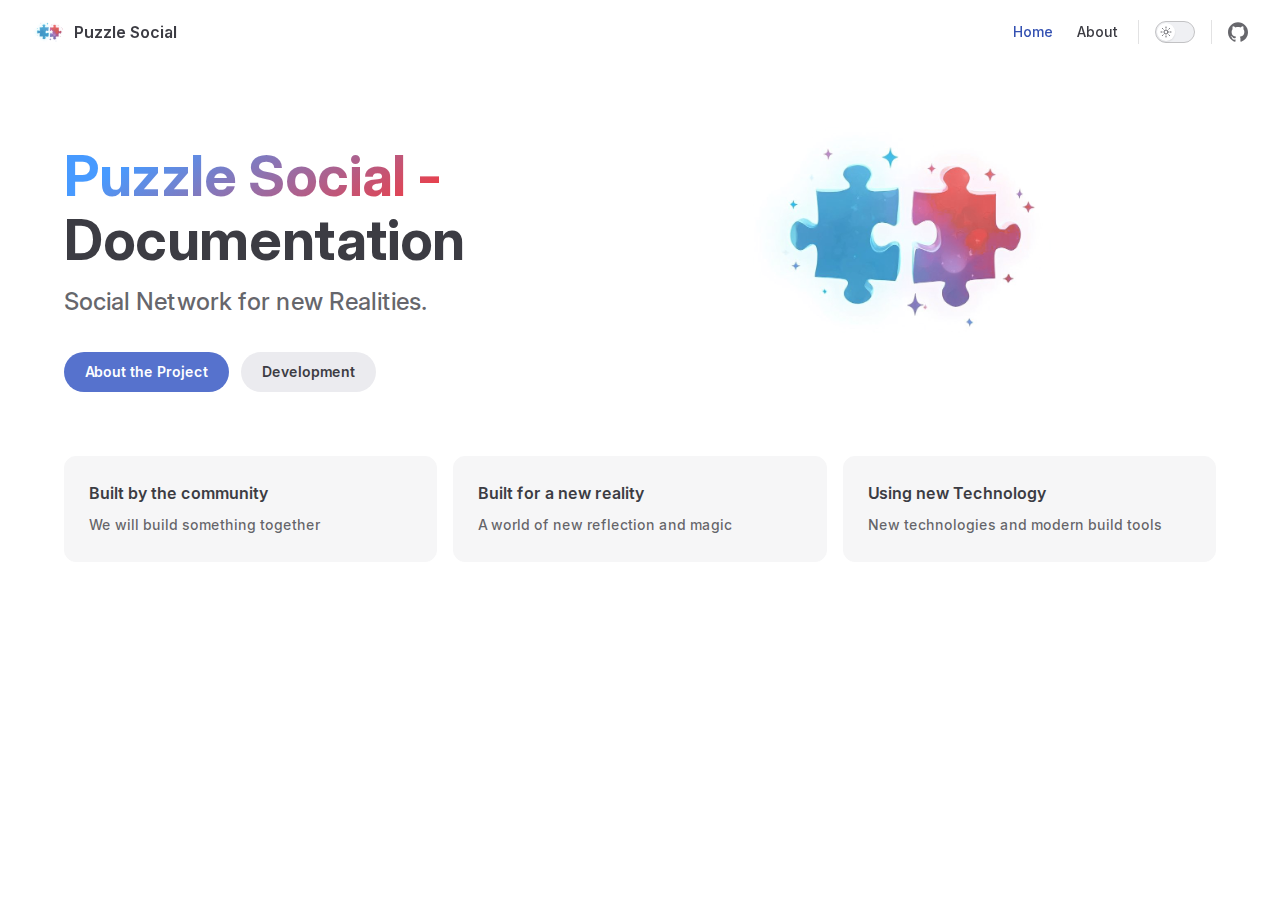
<file: index.html>
<!DOCTYPE html>
<html lang="en-US" dir="ltr">
  <head>
    <meta charset="utf-8">
    <meta name="viewport" content="width=device-width,initial-scale=1">
    <title>Puzzle Social</title>
    <meta name="description" content="Documentation">
    <meta name="generator" content="VitePress v1.5.0">
    <link rel="preload stylesheet" href="/assets/style.DzeqEvMz.css" as="style">
    <link rel="preload stylesheet" href="/vp-icons.css" as="style">
    
    <script type="module" src="/assets/app.CKHkjn_m.js"></script>
    <link rel="preload" href="/assets/inter-roman-latin.Di8DUHzh.woff2" as="font" type="font/woff2" crossorigin="">
    <link rel="modulepreload" href="/assets/chunks/theme.HzTJgZjO.js">
    <link rel="modulepreload" href="/assets/chunks/framework.nlCHK0Xf.js">
    <link rel="modulepreload" href="/assets/index.md.BMMUJNVi.lean.js">
    <script id="check-dark-mode">(()=>{const e=localStorage.getItem("vitepress-theme-appearance")||"auto",a=window.matchMedia("(prefers-color-scheme: dark)").matches;(!e||e==="auto"?a:e==="dark")&&document.documentElement.classList.add("dark")})();</script>
    <script id="check-mac-os">document.documentElement.classList.toggle("mac",/Mac|iPhone|iPod|iPad/i.test(navigator.platform));</script>
  </head>
  <body>
    <div id="app"><div class="Layout" data-v-39b851b6><!--[--><!--]--><!--[--><span tabindex="-1" data-v-a06310ac></span><a href="#VPContent" class="VPSkipLink visually-hidden" data-v-a06310ac> Skip to content </a><!--]--><!----><header class="VPNav" data-v-39b851b6 data-v-1125fe0e><div class="VPNavBar" data-v-1125fe0e data-v-8c74a6bf><div class="wrapper" data-v-8c74a6bf><div class="container" data-v-8c74a6bf><div class="title" data-v-8c74a6bf><div class="VPNavBarTitle" data-v-8c74a6bf data-v-91ea8bb2><a class="title" href="/" data-v-91ea8bb2><!--[--><!--]--><!--[--><img class="VPImage logo" src="/puzzles.png" alt data-v-e838cdb3><!--]--><span data-v-91ea8bb2>Puzzle Social</span><!--[--><!--]--></a></div></div><div class="content" data-v-8c74a6bf><div class="content-body" data-v-8c74a6bf><!--[--><!--]--><div class="VPNavBarSearch search" data-v-8c74a6bf><!----></div><nav aria-labelledby="main-nav-aria-label" class="VPNavBarMenu menu" data-v-8c74a6bf data-v-d62dda7e><span id="main-nav-aria-label" class="visually-hidden" data-v-d62dda7e> Main Navigation </span><!--[--><!--[--><a class="VPLink link VPNavBarMenuLink active" href="/" tabindex="0" data-v-d62dda7e data-v-f334ebb6><!--[--><span data-v-f334ebb6>Home</span><!--]--></a><!--]--><!--[--><a class="VPLink link VPNavBarMenuLink" href="/about.html" tabindex="0" data-v-d62dda7e data-v-f334ebb6><!--[--><span data-v-f334ebb6>About</span><!--]--></a><!--]--><!--]--></nav><!----><div class="VPNavBarAppearance appearance" data-v-8c74a6bf data-v-407d5c63><button class="VPSwitch VPSwitchAppearance" type="button" role="switch" title aria-checked="false" data-v-407d5c63 data-v-2994eab3 data-v-2ed556eb><span class="check" data-v-2ed556eb><span class="icon" data-v-2ed556eb><!--[--><span class="vpi-sun sun" data-v-2994eab3></span><span class="vpi-moon moon" data-v-2994eab3></span><!--]--></span></span></button></div><div class="VPSocialLinks VPNavBarSocialLinks social-links" data-v-8c74a6bf data-v-05a069e5 data-v-b299d3ce><!--[--><a class="VPSocialLink no-icon" href="https://github.com/ever-mira/puzzle-social" aria-label="github" target="_blank" rel="noopener" data-v-b299d3ce data-v-1dde8092><span class="vpi-social-github"></span></a><!--]--></div><div class="VPFlyout VPNavBarExtra extra" data-v-8c74a6bf data-v-d10923a3 data-v-f1cced18><button type="button" class="button" aria-haspopup="true" aria-expanded="false" aria-label="extra navigation" data-v-f1cced18><span class="vpi-more-horizontal icon" data-v-f1cced18></span></button><div class="menu" data-v-f1cced18><div class="VPMenu" data-v-f1cced18 data-v-b71e5dd0><!----><!--[--><!--[--><!----><div class="group" data-v-d10923a3><div class="item appearance" data-v-d10923a3><p class="label" data-v-d10923a3>Appearance</p><div class="appearance-action" data-v-d10923a3><button class="VPSwitch VPSwitchAppearance" type="button" role="switch" title aria-checked="false" data-v-d10923a3 data-v-2994eab3 data-v-2ed556eb><span class="check" data-v-2ed556eb><span class="icon" data-v-2ed556eb><!--[--><span class="vpi-sun sun" data-v-2994eab3></span><span class="vpi-moon moon" data-v-2994eab3></span><!--]--></span></span></button></div></div></div><div class="group" data-v-d10923a3><div class="item social-links" data-v-d10923a3><div class="VPSocialLinks social-links-list" data-v-d10923a3 data-v-b299d3ce><!--[--><a class="VPSocialLink no-icon" href="https://github.com/ever-mira/puzzle-social" aria-label="github" target="_blank" rel="noopener" data-v-b299d3ce data-v-1dde8092><span class="vpi-social-github"></span></a><!--]--></div></div></div><!--]--><!--]--></div></div></div><!--[--><!--]--><button type="button" class="VPNavBarHamburger hamburger" aria-label="mobile navigation" aria-expanded="false" aria-controls="VPNavScreen" data-v-8c74a6bf data-v-661d4f1a><span class="container" data-v-661d4f1a><span class="top" data-v-661d4f1a></span><span class="middle" data-v-661d4f1a></span><span class="bottom" data-v-661d4f1a></span></span></button></div></div></div></div><div class="divider" data-v-8c74a6bf><div class="divider-line" data-v-8c74a6bf></div></div></div><!----></header><!----><!----><div class="VPContent is-home" id="VPContent" data-v-39b851b6 data-v-cc09d6e0><div class="VPHome" data-v-cc09d6e0 data-v-30316261><!--[--><!--]--><div class="VPHero has-image VPHomeHero" data-v-30316261 data-v-a8266bd2><div class="container" data-v-a8266bd2><div class="main" data-v-a8266bd2><!--[--><!--]--><!--[--><h1 class="name" data-v-a8266bd2><span class="clip" data-v-a8266bd2>Puzzle Social -</span></h1><p class="text" data-v-a8266bd2>Documentation</p><p class="tagline" data-v-a8266bd2>Social Network for new Realities.</p><!--]--><!--[--><!--]--><div class="actions" data-v-a8266bd2><!--[--><div class="action" data-v-a8266bd2><a class="VPButton medium brand" href="/about.html" data-v-a8266bd2 data-v-913f79e0>About the Project</a></div><div class="action" data-v-a8266bd2><a class="VPButton medium alt" href="/overview.html" data-v-a8266bd2 data-v-913f79e0>Development</a></div><!--]--></div><!--[--><!--]--></div><div class="image" data-v-a8266bd2><div class="image-container" data-v-a8266bd2><div class="image-bg" data-v-a8266bd2></div><!--[--><!--[--><img class="VPImage image-src" src="/puzzles.png" alt data-v-e838cdb3><!--]--><!--]--></div></div></div></div><!--[--><!--]--><!--[--><!--]--><div class="VPFeatures VPHomeFeatures" data-v-30316261 data-v-364f1c1e><div class="container" data-v-364f1c1e><div class="items" data-v-364f1c1e><!--[--><div class="grid-3 item" data-v-364f1c1e><div class="VPLink no-icon VPFeature" data-v-364f1c1e data-v-b2767c9d><!--[--><article class="box" data-v-b2767c9d><!----><h2 class="title" data-v-b2767c9d>Built by the community</h2><p class="details" data-v-b2767c9d>We will build something together</p><!----></article><!--]--></div></div><div class="grid-3 item" data-v-364f1c1e><div class="VPLink no-icon VPFeature" data-v-364f1c1e data-v-b2767c9d><!--[--><article class="box" data-v-b2767c9d><!----><h2 class="title" data-v-b2767c9d>Built for a new reality</h2><p class="details" data-v-b2767c9d>A world of new reflection and magic</p><!----></article><!--]--></div></div><div class="grid-3 item" data-v-364f1c1e><div class="VPLink no-icon VPFeature" data-v-364f1c1e data-v-b2767c9d><!--[--><article class="box" data-v-b2767c9d><!----><h2 class="title" data-v-b2767c9d>Using new Technology</h2><p class="details" data-v-b2767c9d>New technologies and modern build tools</p><!----></article><!--]--></div></div><!--]--></div></div></div><!--[--><!--]--><div class="vp-doc container" style="" data-v-30316261 data-v-ec979b25><!--[--><div style="position:relative;" data-v-30316261><div></div></div><!--]--></div></div></div><!----><!--[--><!--]--></div></div>
    <script>window.__VP_HASH_MAP__=JSON.parse("{\"about.md\":\"DE8RqJZr\",\"ai.md\":\"D3wGc2Ie\",\"chat.md\":\"DtjuUU1D\",\"code.md\":\"BWOMAE8-\",\"deployment.md\":\"Cy3kxtdu\",\"documentation.md\":\"B1wdu_Nd\",\"getting-started.md\":\"DqfA1l7P\",\"independence.md\":\"CF4NGfja\",\"index.md\":\"BMMUJNVi\",\"overview.md\":\"CvpkIX1d\",\"scaling.md\":\"CBuzjVbk\",\"technology.md\":\"wJYJFhFs\",\"vision.md\":\"CPAqMG8e\"}");window.__VP_SITE_DATA__=JSON.parse("{\"lang\":\"en-US\",\"dir\":\"ltr\",\"title\":\"Puzzle Social\",\"description\":\"Documentation\",\"base\":\"/\",\"head\":[],\"router\":{\"prefetchLinks\":true},\"appearance\":true,\"themeConfig\":{\"nav\":[{\"text\":\"Home\",\"link\":\"/\"},{\"text\":\"About\",\"link\":\"/about\"}],\"sidebar\":[{\"text\":\"About\",\"items\":[{\"text\":\"Introduction\",\"link\":\"/about\"}]},{\"text\":\"Development\",\"items\":[{\"text\":\"Overview\",\"link\":\"/overview\"},{\"text\":\"Getting Started\",\"link\":\"/getting-started\"},{\"text\":\"Technology\",\"link\":\"/technology\"},{\"text\":\"Code\",\"link\":\"/code\"}]},{\"text\":\"Deployment\",\"items\":[{\"text\":\"Overview\",\"link\":\"/deployment\"}]},{\"text\":\"Scaling\",\"items\":[{\"text\":\"Overview\",\"link\":\"/scaling\"},{\"text\":\"Chat\",\"link\":\"/chat\"}]},{\"text\":\"AI\",\"items\":[{\"text\":\"Overview\",\"link\":\"/ai\"}]},{\"text\":\"Independence\",\"items\":[{\"text\":\"Overview\",\"link\":\"/independence\"}]},{\"text\":\"Documentation\",\"items\":[{\"text\":\"Overview\",\"link\":\"/documentation\"}]},{\"text\":\"Vision\",\"items\":[{\"text\":\"Overview\",\"link\":\"/vision\"}]}],\"socialLinks\":[{\"icon\":\"github\",\"link\":\"https://github.com/ever-mira/puzzle-social\"}],\"logo\":\"/puzzles.png\"},\"locales\":{},\"scrollOffset\":134,\"cleanUrls\":false}");</script>
    
  </body>
</html>
</file>
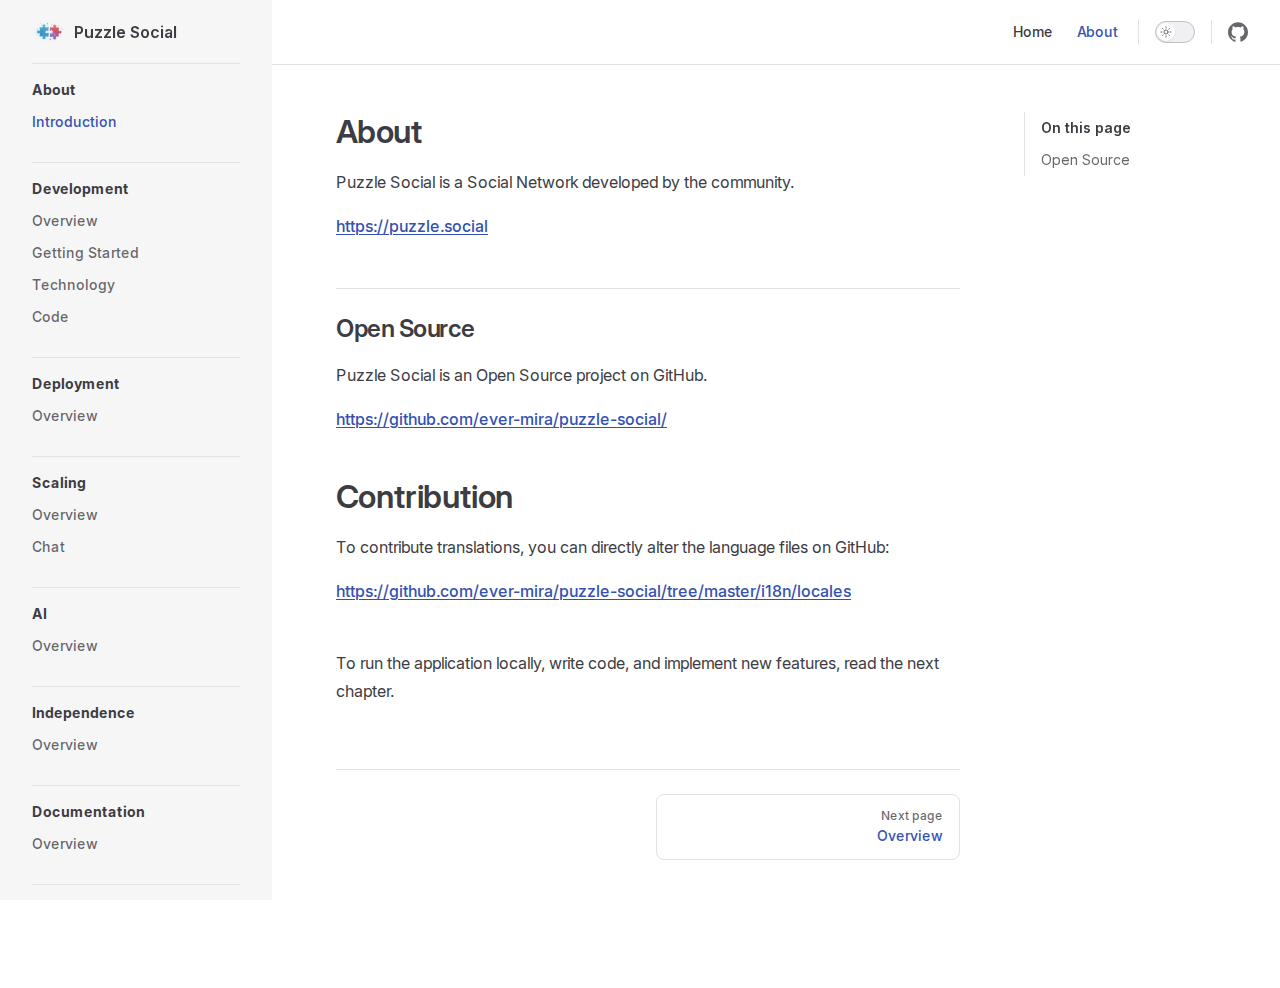
<file: about.html>
<!DOCTYPE html>
<html lang="en-US" dir="ltr">
  <head>
    <meta charset="utf-8">
    <meta name="viewport" content="width=device-width,initial-scale=1">
    <title>About | Puzzle Social</title>
    <meta name="description" content="Documentation">
    <meta name="generator" content="VitePress v1.5.0">
    <link rel="preload stylesheet" href="/assets/style.DzeqEvMz.css" as="style">
    <link rel="preload stylesheet" href="/vp-icons.css" as="style">
    
    <script type="module" src="/assets/app.CKHkjn_m.js"></script>
    <link rel="preload" href="/assets/inter-roman-latin.Di8DUHzh.woff2" as="font" type="font/woff2" crossorigin="">
    <link rel="modulepreload" href="/assets/chunks/theme.HzTJgZjO.js">
    <link rel="modulepreload" href="/assets/chunks/framework.nlCHK0Xf.js">
    <link rel="modulepreload" href="/assets/about.md.DE8RqJZr.lean.js">
    <script id="check-dark-mode">(()=>{const e=localStorage.getItem("vitepress-theme-appearance")||"auto",a=window.matchMedia("(prefers-color-scheme: dark)").matches;(!e||e==="auto"?a:e==="dark")&&document.documentElement.classList.add("dark")})();</script>
    <script id="check-mac-os">document.documentElement.classList.toggle("mac",/Mac|iPhone|iPod|iPad/i.test(navigator.platform));</script>
  </head>
  <body>
    <div id="app"><div class="Layout" data-v-39b851b6><!--[--><!--]--><!--[--><span tabindex="-1" data-v-a06310ac></span><a href="#VPContent" class="VPSkipLink visually-hidden" data-v-a06310ac> Skip to content </a><!--]--><!----><header class="VPNav" data-v-39b851b6 data-v-1125fe0e><div class="VPNavBar" data-v-1125fe0e data-v-8c74a6bf><div class="wrapper" data-v-8c74a6bf><div class="container" data-v-8c74a6bf><div class="title" data-v-8c74a6bf><div class="VPNavBarTitle has-sidebar" data-v-8c74a6bf data-v-91ea8bb2><a class="title" href="/" data-v-91ea8bb2><!--[--><!--]--><!--[--><img class="VPImage logo" src="/puzzles.png" alt data-v-e838cdb3><!--]--><span data-v-91ea8bb2>Puzzle Social</span><!--[--><!--]--></a></div></div><div class="content" data-v-8c74a6bf><div class="content-body" data-v-8c74a6bf><!--[--><!--]--><div class="VPNavBarSearch search" data-v-8c74a6bf><!----></div><nav aria-labelledby="main-nav-aria-label" class="VPNavBarMenu menu" data-v-8c74a6bf data-v-d62dda7e><span id="main-nav-aria-label" class="visually-hidden" data-v-d62dda7e> Main Navigation </span><!--[--><!--[--><a class="VPLink link VPNavBarMenuLink" href="/" tabindex="0" data-v-d62dda7e data-v-f334ebb6><!--[--><span data-v-f334ebb6>Home</span><!--]--></a><!--]--><!--[--><a class="VPLink link VPNavBarMenuLink active" href="/about.html" tabindex="0" data-v-d62dda7e data-v-f334ebb6><!--[--><span data-v-f334ebb6>About</span><!--]--></a><!--]--><!--]--></nav><!----><div class="VPNavBarAppearance appearance" data-v-8c74a6bf data-v-407d5c63><button class="VPSwitch VPSwitchAppearance" type="button" role="switch" title aria-checked="false" data-v-407d5c63 data-v-2994eab3 data-v-2ed556eb><span class="check" data-v-2ed556eb><span class="icon" data-v-2ed556eb><!--[--><span class="vpi-sun sun" data-v-2994eab3></span><span class="vpi-moon moon" data-v-2994eab3></span><!--]--></span></span></button></div><div class="VPSocialLinks VPNavBarSocialLinks social-links" data-v-8c74a6bf data-v-05a069e5 data-v-b299d3ce><!--[--><a class="VPSocialLink no-icon" href="https://github.com/ever-mira/puzzle-social" aria-label="github" target="_blank" rel="noopener" data-v-b299d3ce data-v-1dde8092><span class="vpi-social-github"></span></a><!--]--></div><div class="VPFlyout VPNavBarExtra extra" data-v-8c74a6bf data-v-d10923a3 data-v-f1cced18><button type="button" class="button" aria-haspopup="true" aria-expanded="false" aria-label="extra navigation" data-v-f1cced18><span class="vpi-more-horizontal icon" data-v-f1cced18></span></button><div class="menu" data-v-f1cced18><div class="VPMenu" data-v-f1cced18 data-v-b71e5dd0><!----><!--[--><!--[--><!----><div class="group" data-v-d10923a3><div class="item appearance" data-v-d10923a3><p class="label" data-v-d10923a3>Appearance</p><div class="appearance-action" data-v-d10923a3><button class="VPSwitch VPSwitchAppearance" type="button" role="switch" title aria-checked="false" data-v-d10923a3 data-v-2994eab3 data-v-2ed556eb><span class="check" data-v-2ed556eb><span class="icon" data-v-2ed556eb><!--[--><span class="vpi-sun sun" data-v-2994eab3></span><span class="vpi-moon moon" data-v-2994eab3></span><!--]--></span></span></button></div></div></div><div class="group" data-v-d10923a3><div class="item social-links" data-v-d10923a3><div class="VPSocialLinks social-links-list" data-v-d10923a3 data-v-b299d3ce><!--[--><a class="VPSocialLink no-icon" href="https://github.com/ever-mira/puzzle-social" aria-label="github" target="_blank" rel="noopener" data-v-b299d3ce data-v-1dde8092><span class="vpi-social-github"></span></a><!--]--></div></div></div><!--]--><!--]--></div></div></div><!--[--><!--]--><button type="button" class="VPNavBarHamburger hamburger" aria-label="mobile navigation" aria-expanded="false" aria-controls="VPNavScreen" data-v-8c74a6bf data-v-661d4f1a><span class="container" data-v-661d4f1a><span class="top" data-v-661d4f1a></span><span class="middle" data-v-661d4f1a></span><span class="bottom" data-v-661d4f1a></span></span></button></div></div></div></div><div class="divider" data-v-8c74a6bf><div class="divider-line" data-v-8c74a6bf></div></div></div><!----></header><div class="VPLocalNav has-sidebar empty" data-v-39b851b6 data-v-e758e1b7><div class="container" data-v-e758e1b7><button class="menu" aria-expanded="false" aria-controls="VPSidebarNav" data-v-e758e1b7><span class="vpi-align-left menu-icon" data-v-e758e1b7></span><span class="menu-text" data-v-e758e1b7>Menu</span></button><div class="VPLocalNavOutlineDropdown" style="--vp-vh:0px;" data-v-e758e1b7 data-v-ebf966df><button data-v-ebf966df>Return to top</button><!----></div></div></div><aside class="VPSidebar" data-v-39b851b6 data-v-6b9869d7><div class="curtain" data-v-6b9869d7></div><nav class="nav" id="VPSidebarNav" aria-labelledby="sidebar-aria-label" tabindex="-1" data-v-6b9869d7><span class="visually-hidden" id="sidebar-aria-label" data-v-6b9869d7> Sidebar Navigation </span><!--[--><!--]--><!--[--><div class="no-transition group" data-v-71286ee5><section class="VPSidebarItem level-0 has-active" data-v-71286ee5 data-v-877bfe94><div class="item" role="button" tabindex="0" data-v-877bfe94><div class="indicator" data-v-877bfe94></div><h2 class="text" data-v-877bfe94>About</h2><!----></div><div class="items" data-v-877bfe94><!--[--><div class="VPSidebarItem level-1 is-link" data-v-877bfe94 data-v-877bfe94><div class="item" data-v-877bfe94><div class="indicator" data-v-877bfe94></div><a class="VPLink link link" href="/about.html" data-v-877bfe94><!--[--><p class="text" data-v-877bfe94>Introduction</p><!--]--></a><!----></div><!----></div><!--]--></div></section></div><div class="no-transition group" data-v-71286ee5><section class="VPSidebarItem level-0" data-v-71286ee5 data-v-877bfe94><div class="item" role="button" tabindex="0" data-v-877bfe94><div class="indicator" data-v-877bfe94></div><h2 class="text" data-v-877bfe94>Development</h2><!----></div><div class="items" data-v-877bfe94><!--[--><div class="VPSidebarItem level-1 is-link" data-v-877bfe94 data-v-877bfe94><div class="item" data-v-877bfe94><div class="indicator" data-v-877bfe94></div><a class="VPLink link link" href="/overview.html" data-v-877bfe94><!--[--><p class="text" data-v-877bfe94>Overview</p><!--]--></a><!----></div><!----></div><div class="VPSidebarItem level-1 is-link" data-v-877bfe94 data-v-877bfe94><div class="item" data-v-877bfe94><div class="indicator" data-v-877bfe94></div><a class="VPLink link link" href="/getting-started.html" data-v-877bfe94><!--[--><p class="text" data-v-877bfe94>Getting Started</p><!--]--></a><!----></div><!----></div><div class="VPSidebarItem level-1 is-link" data-v-877bfe94 data-v-877bfe94><div class="item" data-v-877bfe94><div class="indicator" data-v-877bfe94></div><a class="VPLink link link" href="/technology.html" data-v-877bfe94><!--[--><p class="text" data-v-877bfe94>Technology</p><!--]--></a><!----></div><!----></div><div class="VPSidebarItem level-1 is-link" data-v-877bfe94 data-v-877bfe94><div class="item" data-v-877bfe94><div class="indicator" data-v-877bfe94></div><a class="VPLink link link" href="/code.html" data-v-877bfe94><!--[--><p class="text" data-v-877bfe94>Code</p><!--]--></a><!----></div><!----></div><!--]--></div></section></div><div class="no-transition group" data-v-71286ee5><section class="VPSidebarItem level-0" data-v-71286ee5 data-v-877bfe94><div class="item" role="button" tabindex="0" data-v-877bfe94><div class="indicator" data-v-877bfe94></div><h2 class="text" data-v-877bfe94>Deployment</h2><!----></div><div class="items" data-v-877bfe94><!--[--><div class="VPSidebarItem level-1 is-link" data-v-877bfe94 data-v-877bfe94><div class="item" data-v-877bfe94><div class="indicator" data-v-877bfe94></div><a class="VPLink link link" href="/deployment.html" data-v-877bfe94><!--[--><p class="text" data-v-877bfe94>Overview</p><!--]--></a><!----></div><!----></div><!--]--></div></section></div><div class="no-transition group" data-v-71286ee5><section class="VPSidebarItem level-0" data-v-71286ee5 data-v-877bfe94><div class="item" role="button" tabindex="0" data-v-877bfe94><div class="indicator" data-v-877bfe94></div><h2 class="text" data-v-877bfe94>Scaling</h2><!----></div><div class="items" data-v-877bfe94><!--[--><div class="VPSidebarItem level-1 is-link" data-v-877bfe94 data-v-877bfe94><div class="item" data-v-877bfe94><div class="indicator" data-v-877bfe94></div><a class="VPLink link link" href="/scaling.html" data-v-877bfe94><!--[--><p class="text" data-v-877bfe94>Overview</p><!--]--></a><!----></div><!----></div><div class="VPSidebarItem level-1 is-link" data-v-877bfe94 data-v-877bfe94><div class="item" data-v-877bfe94><div class="indicator" data-v-877bfe94></div><a class="VPLink link link" href="/chat.html" data-v-877bfe94><!--[--><p class="text" data-v-877bfe94>Chat</p><!--]--></a><!----></div><!----></div><!--]--></div></section></div><div class="no-transition group" data-v-71286ee5><section class="VPSidebarItem level-0" data-v-71286ee5 data-v-877bfe94><div class="item" role="button" tabindex="0" data-v-877bfe94><div class="indicator" data-v-877bfe94></div><h2 class="text" data-v-877bfe94>AI</h2><!----></div><div class="items" data-v-877bfe94><!--[--><div class="VPSidebarItem level-1 is-link" data-v-877bfe94 data-v-877bfe94><div class="item" data-v-877bfe94><div class="indicator" data-v-877bfe94></div><a class="VPLink link link" href="/ai.html" data-v-877bfe94><!--[--><p class="text" data-v-877bfe94>Overview</p><!--]--></a><!----></div><!----></div><!--]--></div></section></div><div class="no-transition group" data-v-71286ee5><section class="VPSidebarItem level-0" data-v-71286ee5 data-v-877bfe94><div class="item" role="button" tabindex="0" data-v-877bfe94><div class="indicator" data-v-877bfe94></div><h2 class="text" data-v-877bfe94>Independence</h2><!----></div><div class="items" data-v-877bfe94><!--[--><div class="VPSidebarItem level-1 is-link" data-v-877bfe94 data-v-877bfe94><div class="item" data-v-877bfe94><div class="indicator" data-v-877bfe94></div><a class="VPLink link link" href="/independence.html" data-v-877bfe94><!--[--><p class="text" data-v-877bfe94>Overview</p><!--]--></a><!----></div><!----></div><!--]--></div></section></div><div class="no-transition group" data-v-71286ee5><section class="VPSidebarItem level-0" data-v-71286ee5 data-v-877bfe94><div class="item" role="button" tabindex="0" data-v-877bfe94><div class="indicator" data-v-877bfe94></div><h2 class="text" data-v-877bfe94>Documentation</h2><!----></div><div class="items" data-v-877bfe94><!--[--><div class="VPSidebarItem level-1 is-link" data-v-877bfe94 data-v-877bfe94><div class="item" data-v-877bfe94><div class="indicator" data-v-877bfe94></div><a class="VPLink link link" href="/documentation.html" data-v-877bfe94><!--[--><p class="text" data-v-877bfe94>Overview</p><!--]--></a><!----></div><!----></div><!--]--></div></section></div><div class="no-transition group" data-v-71286ee5><section class="VPSidebarItem level-0" data-v-71286ee5 data-v-877bfe94><div class="item" role="button" tabindex="0" data-v-877bfe94><div class="indicator" data-v-877bfe94></div><h2 class="text" data-v-877bfe94>Vision</h2><!----></div><div class="items" data-v-877bfe94><!--[--><div class="VPSidebarItem level-1 is-link" data-v-877bfe94 data-v-877bfe94><div class="item" data-v-877bfe94><div class="indicator" data-v-877bfe94></div><a class="VPLink link link" href="/vision.html" data-v-877bfe94><!--[--><p class="text" data-v-877bfe94>Overview</p><!--]--></a><!----></div><!----></div><!--]--></div></section></div><!--]--><!--[--><!--]--></nav></aside><div class="VPContent has-sidebar" id="VPContent" data-v-39b851b6 data-v-cc09d6e0><div class="VPDoc has-sidebar has-aside" data-v-cc09d6e0 data-v-f87ade32><!--[--><!--]--><div class="container" data-v-f87ade32><div class="aside" data-v-f87ade32><div class="aside-curtain" data-v-f87ade32></div><div class="aside-container" data-v-f87ade32><div class="aside-content" data-v-f87ade32><div class="VPDocAside" data-v-f87ade32 data-v-c0d770e2><!--[--><!--]--><!--[--><!--]--><nav aria-labelledby="doc-outline-aria-label" class="VPDocAsideOutline" data-v-c0d770e2 data-v-154faa32><div class="content" data-v-154faa32><div class="outline-marker" data-v-154faa32></div><div aria-level="2" class="outline-title" id="doc-outline-aria-label" role="heading" data-v-154faa32>On this page</div><ul class="VPDocOutlineItem root" data-v-154faa32 data-v-a993366b><!--[--><!--]--></ul></div></nav><!--[--><!--]--><div class="spacer" data-v-c0d770e2></div><!--[--><!--]--><!----><!--[--><!--]--><!--[--><!--]--></div></div></div></div><div class="content" data-v-f87ade32><div class="content-container" data-v-f87ade32><!--[--><!--]--><main class="main" data-v-f87ade32><div style="position:relative;" class="vp-doc _about" data-v-f87ade32><div><h1 id="about" tabindex="-1">About <a class="header-anchor" href="#about" aria-label="Permalink to &quot;About&quot;">​</a></h1><p>Puzzle Social is a Social Network developed by the community.</p><p><a href="https://puzzle.social" target="_blank" rel="noreferrer">https://puzzle.social</a></p><h2 id="open-source" tabindex="-1">Open Source <a class="header-anchor" href="#open-source" aria-label="Permalink to &quot;Open Source&quot;">​</a></h2><p>Puzzle Social is an Open Source project on GitHub.</p><p><a href="https://github.com/ever-mira/puzzle-social/" target="_blank" rel="noreferrer">https://github.com/ever-mira/puzzle-social/</a><br><br></p><h1 id="contribution" tabindex="-1">Contribution <a class="header-anchor" href="#contribution" aria-label="Permalink to &quot;Contribution&quot;">​</a></h1><p>To contribute translations, you can directly alter the language files on GitHub:</p><p><a href="https://github.com/ever-mira/puzzle-social/tree/master/i18n/locales" target="_blank" rel="noreferrer">https://github.com/ever-mira/puzzle-social/tree/master/i18n/locales</a><br><br></p><p>To run the application locally, write code, and implement new features, read the next chapter.</p></div></div></main><footer class="VPDocFooter" data-v-f87ade32 data-v-a287ad5f><!--[--><!--]--><!----><nav class="prev-next" aria-labelledby="doc-footer-aria-label" data-v-a287ad5f><span class="visually-hidden" id="doc-footer-aria-label" data-v-a287ad5f>Pager</span><div class="pager" data-v-a287ad5f><!----></div><div class="pager" data-v-a287ad5f><a class="VPLink link pager-link next" href="/overview.html" data-v-a287ad5f><!--[--><span class="desc" data-v-a287ad5f>Next page</span><span class="title" data-v-a287ad5f>Overview</span><!--]--></a></div></nav></footer><!--[--><!--]--></div></div></div><!--[--><!--]--></div></div><!----><!--[--><!--]--></div></div>
    <script>window.__VP_HASH_MAP__=JSON.parse("{\"about.md\":\"DE8RqJZr\",\"ai.md\":\"D3wGc2Ie\",\"chat.md\":\"DtjuUU1D\",\"code.md\":\"BWOMAE8-\",\"deployment.md\":\"Cy3kxtdu\",\"documentation.md\":\"B1wdu_Nd\",\"getting-started.md\":\"DqfA1l7P\",\"independence.md\":\"CF4NGfja\",\"index.md\":\"BMMUJNVi\",\"overview.md\":\"CvpkIX1d\",\"scaling.md\":\"CBuzjVbk\",\"technology.md\":\"wJYJFhFs\",\"vision.md\":\"CPAqMG8e\"}");window.__VP_SITE_DATA__=JSON.parse("{\"lang\":\"en-US\",\"dir\":\"ltr\",\"title\":\"Puzzle Social\",\"description\":\"Documentation\",\"base\":\"/\",\"head\":[],\"router\":{\"prefetchLinks\":true},\"appearance\":true,\"themeConfig\":{\"nav\":[{\"text\":\"Home\",\"link\":\"/\"},{\"text\":\"About\",\"link\":\"/about\"}],\"sidebar\":[{\"text\":\"About\",\"items\":[{\"text\":\"Introduction\",\"link\":\"/about\"}]},{\"text\":\"Development\",\"items\":[{\"text\":\"Overview\",\"link\":\"/overview\"},{\"text\":\"Getting Started\",\"link\":\"/getting-started\"},{\"text\":\"Technology\",\"link\":\"/technology\"},{\"text\":\"Code\",\"link\":\"/code\"}]},{\"text\":\"Deployment\",\"items\":[{\"text\":\"Overview\",\"link\":\"/deployment\"}]},{\"text\":\"Scaling\",\"items\":[{\"text\":\"Overview\",\"link\":\"/scaling\"},{\"text\":\"Chat\",\"link\":\"/chat\"}]},{\"text\":\"AI\",\"items\":[{\"text\":\"Overview\",\"link\":\"/ai\"}]},{\"text\":\"Independence\",\"items\":[{\"text\":\"Overview\",\"link\":\"/independence\"}]},{\"text\":\"Documentation\",\"items\":[{\"text\":\"Overview\",\"link\":\"/documentation\"}]},{\"text\":\"Vision\",\"items\":[{\"text\":\"Overview\",\"link\":\"/vision\"}]}],\"socialLinks\":[{\"icon\":\"github\",\"link\":\"https://github.com/ever-mira/puzzle-social\"}],\"logo\":\"/puzzles.png\"},\"locales\":{},\"scrollOffset\":134,\"cleanUrls\":false}");</script>
    
  </body>
</html>
</file>
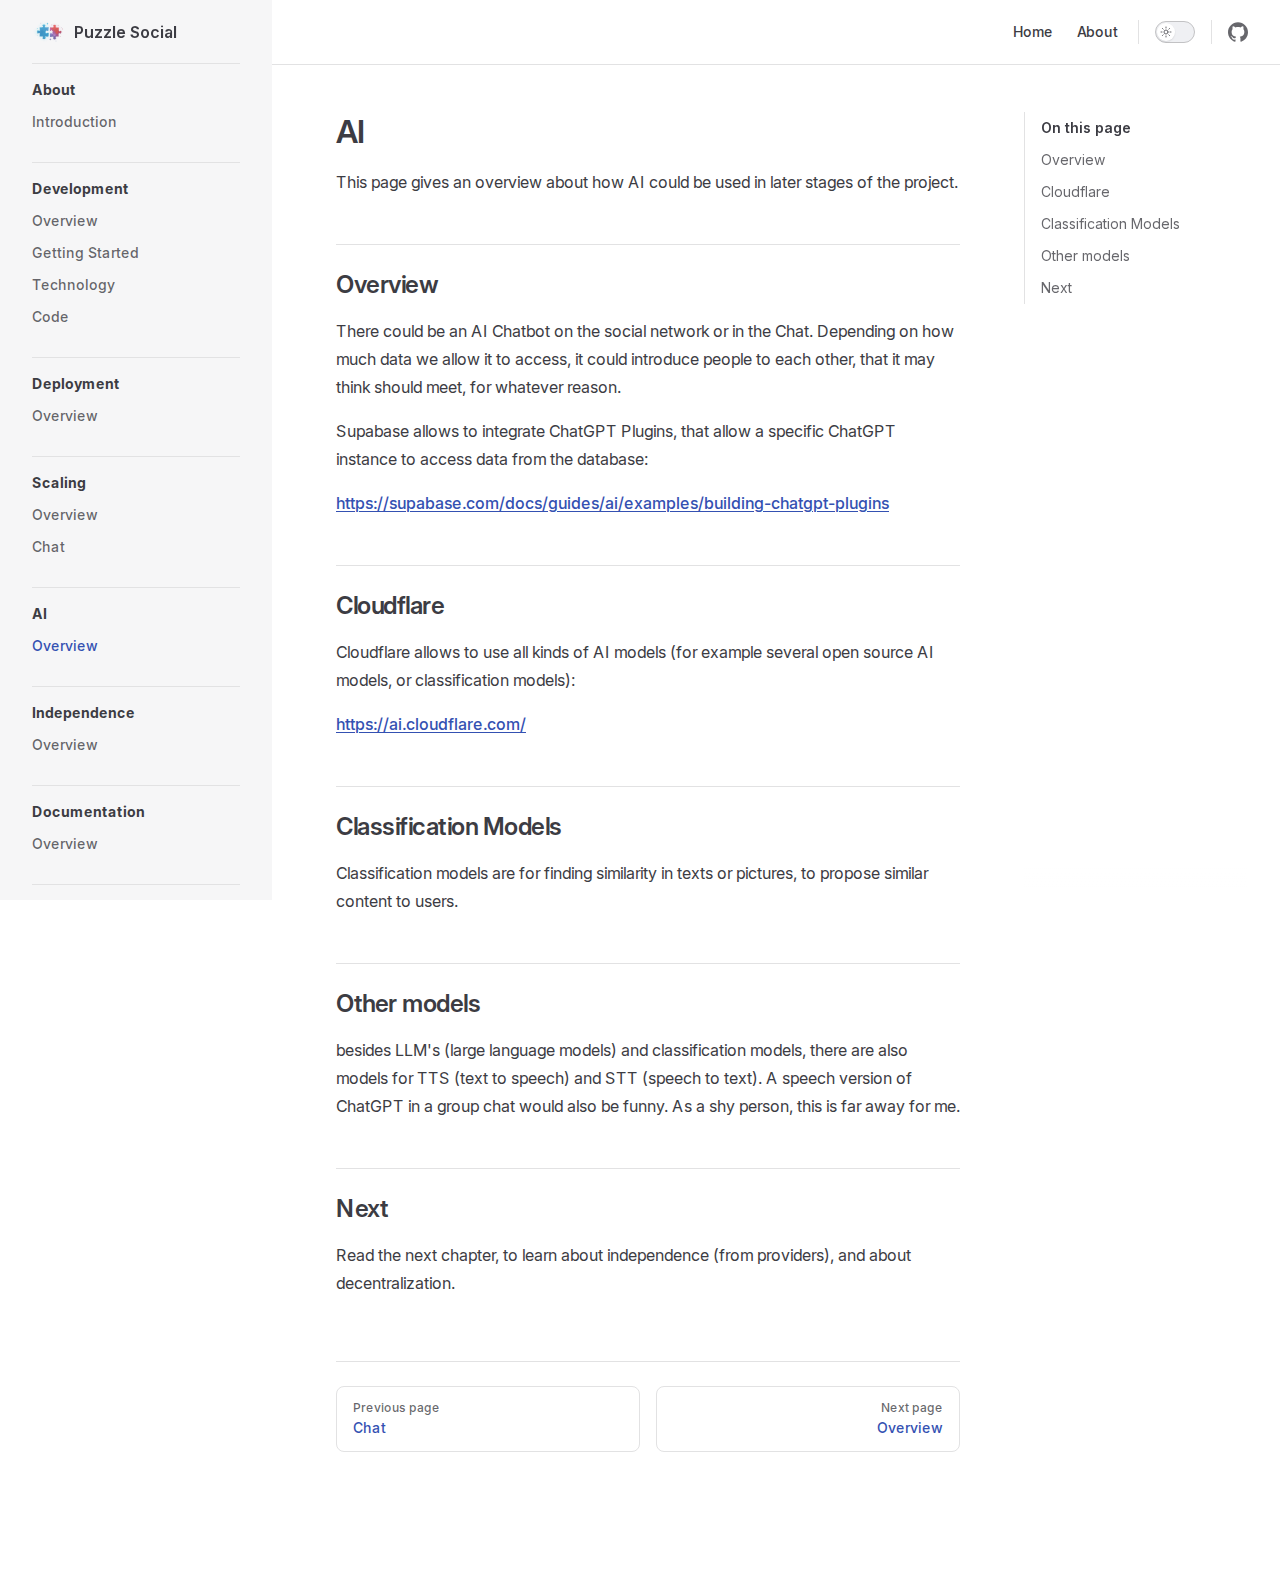
<file: ai.html>
<!DOCTYPE html>
<html lang="en-US" dir="ltr">
  <head>
    <meta charset="utf-8">
    <meta name="viewport" content="width=device-width,initial-scale=1">
    <title>AI | Puzzle Social</title>
    <meta name="description" content="Documentation">
    <meta name="generator" content="VitePress v1.5.0">
    <link rel="preload stylesheet" href="/assets/style.DzeqEvMz.css" as="style">
    <link rel="preload stylesheet" href="/vp-icons.css" as="style">
    
    <script type="module" src="/assets/app.CKHkjn_m.js"></script>
    <link rel="preload" href="/assets/inter-roman-latin.Di8DUHzh.woff2" as="font" type="font/woff2" crossorigin="">
    <link rel="modulepreload" href="/assets/chunks/theme.HzTJgZjO.js">
    <link rel="modulepreload" href="/assets/chunks/framework.nlCHK0Xf.js">
    <link rel="modulepreload" href="/assets/ai.md.D3wGc2Ie.lean.js">
    <script id="check-dark-mode">(()=>{const e=localStorage.getItem("vitepress-theme-appearance")||"auto",a=window.matchMedia("(prefers-color-scheme: dark)").matches;(!e||e==="auto"?a:e==="dark")&&document.documentElement.classList.add("dark")})();</script>
    <script id="check-mac-os">document.documentElement.classList.toggle("mac",/Mac|iPhone|iPod|iPad/i.test(navigator.platform));</script>
  </head>
  <body>
    <div id="app"><div class="Layout" data-v-39b851b6><!--[--><!--]--><!--[--><span tabindex="-1" data-v-a06310ac></span><a href="#VPContent" class="VPSkipLink visually-hidden" data-v-a06310ac> Skip to content </a><!--]--><!----><header class="VPNav" data-v-39b851b6 data-v-1125fe0e><div class="VPNavBar" data-v-1125fe0e data-v-8c74a6bf><div class="wrapper" data-v-8c74a6bf><div class="container" data-v-8c74a6bf><div class="title" data-v-8c74a6bf><div class="VPNavBarTitle has-sidebar" data-v-8c74a6bf data-v-91ea8bb2><a class="title" href="/" data-v-91ea8bb2><!--[--><!--]--><!--[--><img class="VPImage logo" src="/puzzles.png" alt data-v-e838cdb3><!--]--><span data-v-91ea8bb2>Puzzle Social</span><!--[--><!--]--></a></div></div><div class="content" data-v-8c74a6bf><div class="content-body" data-v-8c74a6bf><!--[--><!--]--><div class="VPNavBarSearch search" data-v-8c74a6bf><!----></div><nav aria-labelledby="main-nav-aria-label" class="VPNavBarMenu menu" data-v-8c74a6bf data-v-d62dda7e><span id="main-nav-aria-label" class="visually-hidden" data-v-d62dda7e> Main Navigation </span><!--[--><!--[--><a class="VPLink link VPNavBarMenuLink" href="/" tabindex="0" data-v-d62dda7e data-v-f334ebb6><!--[--><span data-v-f334ebb6>Home</span><!--]--></a><!--]--><!--[--><a class="VPLink link VPNavBarMenuLink" href="/about.html" tabindex="0" data-v-d62dda7e data-v-f334ebb6><!--[--><span data-v-f334ebb6>About</span><!--]--></a><!--]--><!--]--></nav><!----><div class="VPNavBarAppearance appearance" data-v-8c74a6bf data-v-407d5c63><button class="VPSwitch VPSwitchAppearance" type="button" role="switch" title aria-checked="false" data-v-407d5c63 data-v-2994eab3 data-v-2ed556eb><span class="check" data-v-2ed556eb><span class="icon" data-v-2ed556eb><!--[--><span class="vpi-sun sun" data-v-2994eab3></span><span class="vpi-moon moon" data-v-2994eab3></span><!--]--></span></span></button></div><div class="VPSocialLinks VPNavBarSocialLinks social-links" data-v-8c74a6bf data-v-05a069e5 data-v-b299d3ce><!--[--><a class="VPSocialLink no-icon" href="https://github.com/ever-mira/puzzle-social" aria-label="github" target="_blank" rel="noopener" data-v-b299d3ce data-v-1dde8092><span class="vpi-social-github"></span></a><!--]--></div><div class="VPFlyout VPNavBarExtra extra" data-v-8c74a6bf data-v-d10923a3 data-v-f1cced18><button type="button" class="button" aria-haspopup="true" aria-expanded="false" aria-label="extra navigation" data-v-f1cced18><span class="vpi-more-horizontal icon" data-v-f1cced18></span></button><div class="menu" data-v-f1cced18><div class="VPMenu" data-v-f1cced18 data-v-b71e5dd0><!----><!--[--><!--[--><!----><div class="group" data-v-d10923a3><div class="item appearance" data-v-d10923a3><p class="label" data-v-d10923a3>Appearance</p><div class="appearance-action" data-v-d10923a3><button class="VPSwitch VPSwitchAppearance" type="button" role="switch" title aria-checked="false" data-v-d10923a3 data-v-2994eab3 data-v-2ed556eb><span class="check" data-v-2ed556eb><span class="icon" data-v-2ed556eb><!--[--><span class="vpi-sun sun" data-v-2994eab3></span><span class="vpi-moon moon" data-v-2994eab3></span><!--]--></span></span></button></div></div></div><div class="group" data-v-d10923a3><div class="item social-links" data-v-d10923a3><div class="VPSocialLinks social-links-list" data-v-d10923a3 data-v-b299d3ce><!--[--><a class="VPSocialLink no-icon" href="https://github.com/ever-mira/puzzle-social" aria-label="github" target="_blank" rel="noopener" data-v-b299d3ce data-v-1dde8092><span class="vpi-social-github"></span></a><!--]--></div></div></div><!--]--><!--]--></div></div></div><!--[--><!--]--><button type="button" class="VPNavBarHamburger hamburger" aria-label="mobile navigation" aria-expanded="false" aria-controls="VPNavScreen" data-v-8c74a6bf data-v-661d4f1a><span class="container" data-v-661d4f1a><span class="top" data-v-661d4f1a></span><span class="middle" data-v-661d4f1a></span><span class="bottom" data-v-661d4f1a></span></span></button></div></div></div></div><div class="divider" data-v-8c74a6bf><div class="divider-line" data-v-8c74a6bf></div></div></div><!----></header><div class="VPLocalNav has-sidebar empty" data-v-39b851b6 data-v-e758e1b7><div class="container" data-v-e758e1b7><button class="menu" aria-expanded="false" aria-controls="VPSidebarNav" data-v-e758e1b7><span class="vpi-align-left menu-icon" data-v-e758e1b7></span><span class="menu-text" data-v-e758e1b7>Menu</span></button><div class="VPLocalNavOutlineDropdown" style="--vp-vh:0px;" data-v-e758e1b7 data-v-ebf966df><button data-v-ebf966df>Return to top</button><!----></div></div></div><aside class="VPSidebar" data-v-39b851b6 data-v-6b9869d7><div class="curtain" data-v-6b9869d7></div><nav class="nav" id="VPSidebarNav" aria-labelledby="sidebar-aria-label" tabindex="-1" data-v-6b9869d7><span class="visually-hidden" id="sidebar-aria-label" data-v-6b9869d7> Sidebar Navigation </span><!--[--><!--]--><!--[--><div class="no-transition group" data-v-71286ee5><section class="VPSidebarItem level-0" data-v-71286ee5 data-v-877bfe94><div class="item" role="button" tabindex="0" data-v-877bfe94><div class="indicator" data-v-877bfe94></div><h2 class="text" data-v-877bfe94>About</h2><!----></div><div class="items" data-v-877bfe94><!--[--><div class="VPSidebarItem level-1 is-link" data-v-877bfe94 data-v-877bfe94><div class="item" data-v-877bfe94><div class="indicator" data-v-877bfe94></div><a class="VPLink link link" href="/about.html" data-v-877bfe94><!--[--><p class="text" data-v-877bfe94>Introduction</p><!--]--></a><!----></div><!----></div><!--]--></div></section></div><div class="no-transition group" data-v-71286ee5><section class="VPSidebarItem level-0" data-v-71286ee5 data-v-877bfe94><div class="item" role="button" tabindex="0" data-v-877bfe94><div class="indicator" data-v-877bfe94></div><h2 class="text" data-v-877bfe94>Development</h2><!----></div><div class="items" data-v-877bfe94><!--[--><div class="VPSidebarItem level-1 is-link" data-v-877bfe94 data-v-877bfe94><div class="item" data-v-877bfe94><div class="indicator" data-v-877bfe94></div><a class="VPLink link link" href="/overview.html" data-v-877bfe94><!--[--><p class="text" data-v-877bfe94>Overview</p><!--]--></a><!----></div><!----></div><div class="VPSidebarItem level-1 is-link" data-v-877bfe94 data-v-877bfe94><div class="item" data-v-877bfe94><div class="indicator" data-v-877bfe94></div><a class="VPLink link link" href="/getting-started.html" data-v-877bfe94><!--[--><p class="text" data-v-877bfe94>Getting Started</p><!--]--></a><!----></div><!----></div><div class="VPSidebarItem level-1 is-link" data-v-877bfe94 data-v-877bfe94><div class="item" data-v-877bfe94><div class="indicator" data-v-877bfe94></div><a class="VPLink link link" href="/technology.html" data-v-877bfe94><!--[--><p class="text" data-v-877bfe94>Technology</p><!--]--></a><!----></div><!----></div><div class="VPSidebarItem level-1 is-link" data-v-877bfe94 data-v-877bfe94><div class="item" data-v-877bfe94><div class="indicator" data-v-877bfe94></div><a class="VPLink link link" href="/code.html" data-v-877bfe94><!--[--><p class="text" data-v-877bfe94>Code</p><!--]--></a><!----></div><!----></div><!--]--></div></section></div><div class="no-transition group" data-v-71286ee5><section class="VPSidebarItem level-0" data-v-71286ee5 data-v-877bfe94><div class="item" role="button" tabindex="0" data-v-877bfe94><div class="indicator" data-v-877bfe94></div><h2 class="text" data-v-877bfe94>Deployment</h2><!----></div><div class="items" data-v-877bfe94><!--[--><div class="VPSidebarItem level-1 is-link" data-v-877bfe94 data-v-877bfe94><div class="item" data-v-877bfe94><div class="indicator" data-v-877bfe94></div><a class="VPLink link link" href="/deployment.html" data-v-877bfe94><!--[--><p class="text" data-v-877bfe94>Overview</p><!--]--></a><!----></div><!----></div><!--]--></div></section></div><div class="no-transition group" data-v-71286ee5><section class="VPSidebarItem level-0" data-v-71286ee5 data-v-877bfe94><div class="item" role="button" tabindex="0" data-v-877bfe94><div class="indicator" data-v-877bfe94></div><h2 class="text" data-v-877bfe94>Scaling</h2><!----></div><div class="items" data-v-877bfe94><!--[--><div class="VPSidebarItem level-1 is-link" data-v-877bfe94 data-v-877bfe94><div class="item" data-v-877bfe94><div class="indicator" data-v-877bfe94></div><a class="VPLink link link" href="/scaling.html" data-v-877bfe94><!--[--><p class="text" data-v-877bfe94>Overview</p><!--]--></a><!----></div><!----></div><div class="VPSidebarItem level-1 is-link" data-v-877bfe94 data-v-877bfe94><div class="item" data-v-877bfe94><div class="indicator" data-v-877bfe94></div><a class="VPLink link link" href="/chat.html" data-v-877bfe94><!--[--><p class="text" data-v-877bfe94>Chat</p><!--]--></a><!----></div><!----></div><!--]--></div></section></div><div class="no-transition group" data-v-71286ee5><section class="VPSidebarItem level-0 has-active" data-v-71286ee5 data-v-877bfe94><div class="item" role="button" tabindex="0" data-v-877bfe94><div class="indicator" data-v-877bfe94></div><h2 class="text" data-v-877bfe94>AI</h2><!----></div><div class="items" data-v-877bfe94><!--[--><div class="VPSidebarItem level-1 is-link" data-v-877bfe94 data-v-877bfe94><div class="item" data-v-877bfe94><div class="indicator" data-v-877bfe94></div><a class="VPLink link link" href="/ai.html" data-v-877bfe94><!--[--><p class="text" data-v-877bfe94>Overview</p><!--]--></a><!----></div><!----></div><!--]--></div></section></div><div class="no-transition group" data-v-71286ee5><section class="VPSidebarItem level-0" data-v-71286ee5 data-v-877bfe94><div class="item" role="button" tabindex="0" data-v-877bfe94><div class="indicator" data-v-877bfe94></div><h2 class="text" data-v-877bfe94>Independence</h2><!----></div><div class="items" data-v-877bfe94><!--[--><div class="VPSidebarItem level-1 is-link" data-v-877bfe94 data-v-877bfe94><div class="item" data-v-877bfe94><div class="indicator" data-v-877bfe94></div><a class="VPLink link link" href="/independence.html" data-v-877bfe94><!--[--><p class="text" data-v-877bfe94>Overview</p><!--]--></a><!----></div><!----></div><!--]--></div></section></div><div class="no-transition group" data-v-71286ee5><section class="VPSidebarItem level-0" data-v-71286ee5 data-v-877bfe94><div class="item" role="button" tabindex="0" data-v-877bfe94><div class="indicator" data-v-877bfe94></div><h2 class="text" data-v-877bfe94>Documentation</h2><!----></div><div class="items" data-v-877bfe94><!--[--><div class="VPSidebarItem level-1 is-link" data-v-877bfe94 data-v-877bfe94><div class="item" data-v-877bfe94><div class="indicator" data-v-877bfe94></div><a class="VPLink link link" href="/documentation.html" data-v-877bfe94><!--[--><p class="text" data-v-877bfe94>Overview</p><!--]--></a><!----></div><!----></div><!--]--></div></section></div><div class="no-transition group" data-v-71286ee5><section class="VPSidebarItem level-0" data-v-71286ee5 data-v-877bfe94><div class="item" role="button" tabindex="0" data-v-877bfe94><div class="indicator" data-v-877bfe94></div><h2 class="text" data-v-877bfe94>Vision</h2><!----></div><div class="items" data-v-877bfe94><!--[--><div class="VPSidebarItem level-1 is-link" data-v-877bfe94 data-v-877bfe94><div class="item" data-v-877bfe94><div class="indicator" data-v-877bfe94></div><a class="VPLink link link" href="/vision.html" data-v-877bfe94><!--[--><p class="text" data-v-877bfe94>Overview</p><!--]--></a><!----></div><!----></div><!--]--></div></section></div><!--]--><!--[--><!--]--></nav></aside><div class="VPContent has-sidebar" id="VPContent" data-v-39b851b6 data-v-cc09d6e0><div class="VPDoc has-sidebar has-aside" data-v-cc09d6e0 data-v-f87ade32><!--[--><!--]--><div class="container" data-v-f87ade32><div class="aside" data-v-f87ade32><div class="aside-curtain" data-v-f87ade32></div><div class="aside-container" data-v-f87ade32><div class="aside-content" data-v-f87ade32><div class="VPDocAside" data-v-f87ade32 data-v-c0d770e2><!--[--><!--]--><!--[--><!--]--><nav aria-labelledby="doc-outline-aria-label" class="VPDocAsideOutline" data-v-c0d770e2 data-v-154faa32><div class="content" data-v-154faa32><div class="outline-marker" data-v-154faa32></div><div aria-level="2" class="outline-title" id="doc-outline-aria-label" role="heading" data-v-154faa32>On this page</div><ul class="VPDocOutlineItem root" data-v-154faa32 data-v-a993366b><!--[--><!--]--></ul></div></nav><!--[--><!--]--><div class="spacer" data-v-c0d770e2></div><!--[--><!--]--><!----><!--[--><!--]--><!--[--><!--]--></div></div></div></div><div class="content" data-v-f87ade32><div class="content-container" data-v-f87ade32><!--[--><!--]--><main class="main" data-v-f87ade32><div style="position:relative;" class="vp-doc _ai" data-v-f87ade32><div><h1 id="ai" tabindex="-1">AI <a class="header-anchor" href="#ai" aria-label="Permalink to &quot;AI&quot;">​</a></h1><p>This page gives an overview about how AI could be used in later stages of the project.</p><h2 id="overview" tabindex="-1">Overview <a class="header-anchor" href="#overview" aria-label="Permalink to &quot;Overview&quot;">​</a></h2><p>There could be an AI Chatbot on the social network or in the Chat. Depending on how much data we allow it to access, it could introduce people to each other, that it may think should meet, for whatever reason.</p><p>Supabase allows to integrate ChatGPT Plugins, that allow a specific ChatGPT instance to access data from the database:</p><p><a href="https://supabase.com/docs/guides/ai/examples/building-chatgpt-plugins" target="_blank" rel="noreferrer">https://supabase.com/docs/guides/ai/examples/building-chatgpt-plugins</a></p><h2 id="cloudflare" tabindex="-1">Cloudflare <a class="header-anchor" href="#cloudflare" aria-label="Permalink to &quot;Cloudflare&quot;">​</a></h2><p>Cloudflare allows to use all kinds of AI models (for example several open source AI models, or classification models):</p><p><a href="https://ai.cloudflare.com/" target="_blank" rel="noreferrer">https://ai.cloudflare.com/</a></p><h2 id="classification-models" tabindex="-1">Classification Models <a class="header-anchor" href="#classification-models" aria-label="Permalink to &quot;Classification Models&quot;">​</a></h2><p>Classification models are for finding similarity in texts or pictures, to propose similar content to users.</p><h2 id="other-models" tabindex="-1">Other models <a class="header-anchor" href="#other-models" aria-label="Permalink to &quot;Other models&quot;">​</a></h2><p>besides LLM&#39;s (large language models) and classification models, there are also models for TTS (text to speech) and STT (speech to text). A speech version of ChatGPT in a group chat would also be funny. As a shy person, this is far away for me.</p><h2 id="next" tabindex="-1">Next <a class="header-anchor" href="#next" aria-label="Permalink to &quot;Next&quot;">​</a></h2><p>Read the next chapter, to learn about independence (from providers), and about decentralization.</p></div></div></main><footer class="VPDocFooter" data-v-f87ade32 data-v-a287ad5f><!--[--><!--]--><!----><nav class="prev-next" aria-labelledby="doc-footer-aria-label" data-v-a287ad5f><span class="visually-hidden" id="doc-footer-aria-label" data-v-a287ad5f>Pager</span><div class="pager" data-v-a287ad5f><a class="VPLink link pager-link prev" href="/chat.html" data-v-a287ad5f><!--[--><span class="desc" data-v-a287ad5f>Previous page</span><span class="title" data-v-a287ad5f>Chat</span><!--]--></a></div><div class="pager" data-v-a287ad5f><a class="VPLink link pager-link next" href="/independence.html" data-v-a287ad5f><!--[--><span class="desc" data-v-a287ad5f>Next page</span><span class="title" data-v-a287ad5f>Overview</span><!--]--></a></div></nav></footer><!--[--><!--]--></div></div></div><!--[--><!--]--></div></div><!----><!--[--><!--]--></div></div>
    <script>window.__VP_HASH_MAP__=JSON.parse("{\"about.md\":\"DE8RqJZr\",\"ai.md\":\"D3wGc2Ie\",\"chat.md\":\"DtjuUU1D\",\"code.md\":\"BWOMAE8-\",\"deployment.md\":\"Cy3kxtdu\",\"documentation.md\":\"B1wdu_Nd\",\"getting-started.md\":\"DqfA1l7P\",\"independence.md\":\"CF4NGfja\",\"index.md\":\"BMMUJNVi\",\"overview.md\":\"CvpkIX1d\",\"scaling.md\":\"CBuzjVbk\",\"technology.md\":\"wJYJFhFs\",\"vision.md\":\"CPAqMG8e\"}");window.__VP_SITE_DATA__=JSON.parse("{\"lang\":\"en-US\",\"dir\":\"ltr\",\"title\":\"Puzzle Social\",\"description\":\"Documentation\",\"base\":\"/\",\"head\":[],\"router\":{\"prefetchLinks\":true},\"appearance\":true,\"themeConfig\":{\"nav\":[{\"text\":\"Home\",\"link\":\"/\"},{\"text\":\"About\",\"link\":\"/about\"}],\"sidebar\":[{\"text\":\"About\",\"items\":[{\"text\":\"Introduction\",\"link\":\"/about\"}]},{\"text\":\"Development\",\"items\":[{\"text\":\"Overview\",\"link\":\"/overview\"},{\"text\":\"Getting Started\",\"link\":\"/getting-started\"},{\"text\":\"Technology\",\"link\":\"/technology\"},{\"text\":\"Code\",\"link\":\"/code\"}]},{\"text\":\"Deployment\",\"items\":[{\"text\":\"Overview\",\"link\":\"/deployment\"}]},{\"text\":\"Scaling\",\"items\":[{\"text\":\"Overview\",\"link\":\"/scaling\"},{\"text\":\"Chat\",\"link\":\"/chat\"}]},{\"text\":\"AI\",\"items\":[{\"text\":\"Overview\",\"link\":\"/ai\"}]},{\"text\":\"Independence\",\"items\":[{\"text\":\"Overview\",\"link\":\"/independence\"}]},{\"text\":\"Documentation\",\"items\":[{\"text\":\"Overview\",\"link\":\"/documentation\"}]},{\"text\":\"Vision\",\"items\":[{\"text\":\"Overview\",\"link\":\"/vision\"}]}],\"socialLinks\":[{\"icon\":\"github\",\"link\":\"https://github.com/ever-mira/puzzle-social\"}],\"logo\":\"/puzzles.png\"},\"locales\":{},\"scrollOffset\":134,\"cleanUrls\":false}");</script>
    
  </body>
</html>
</file>
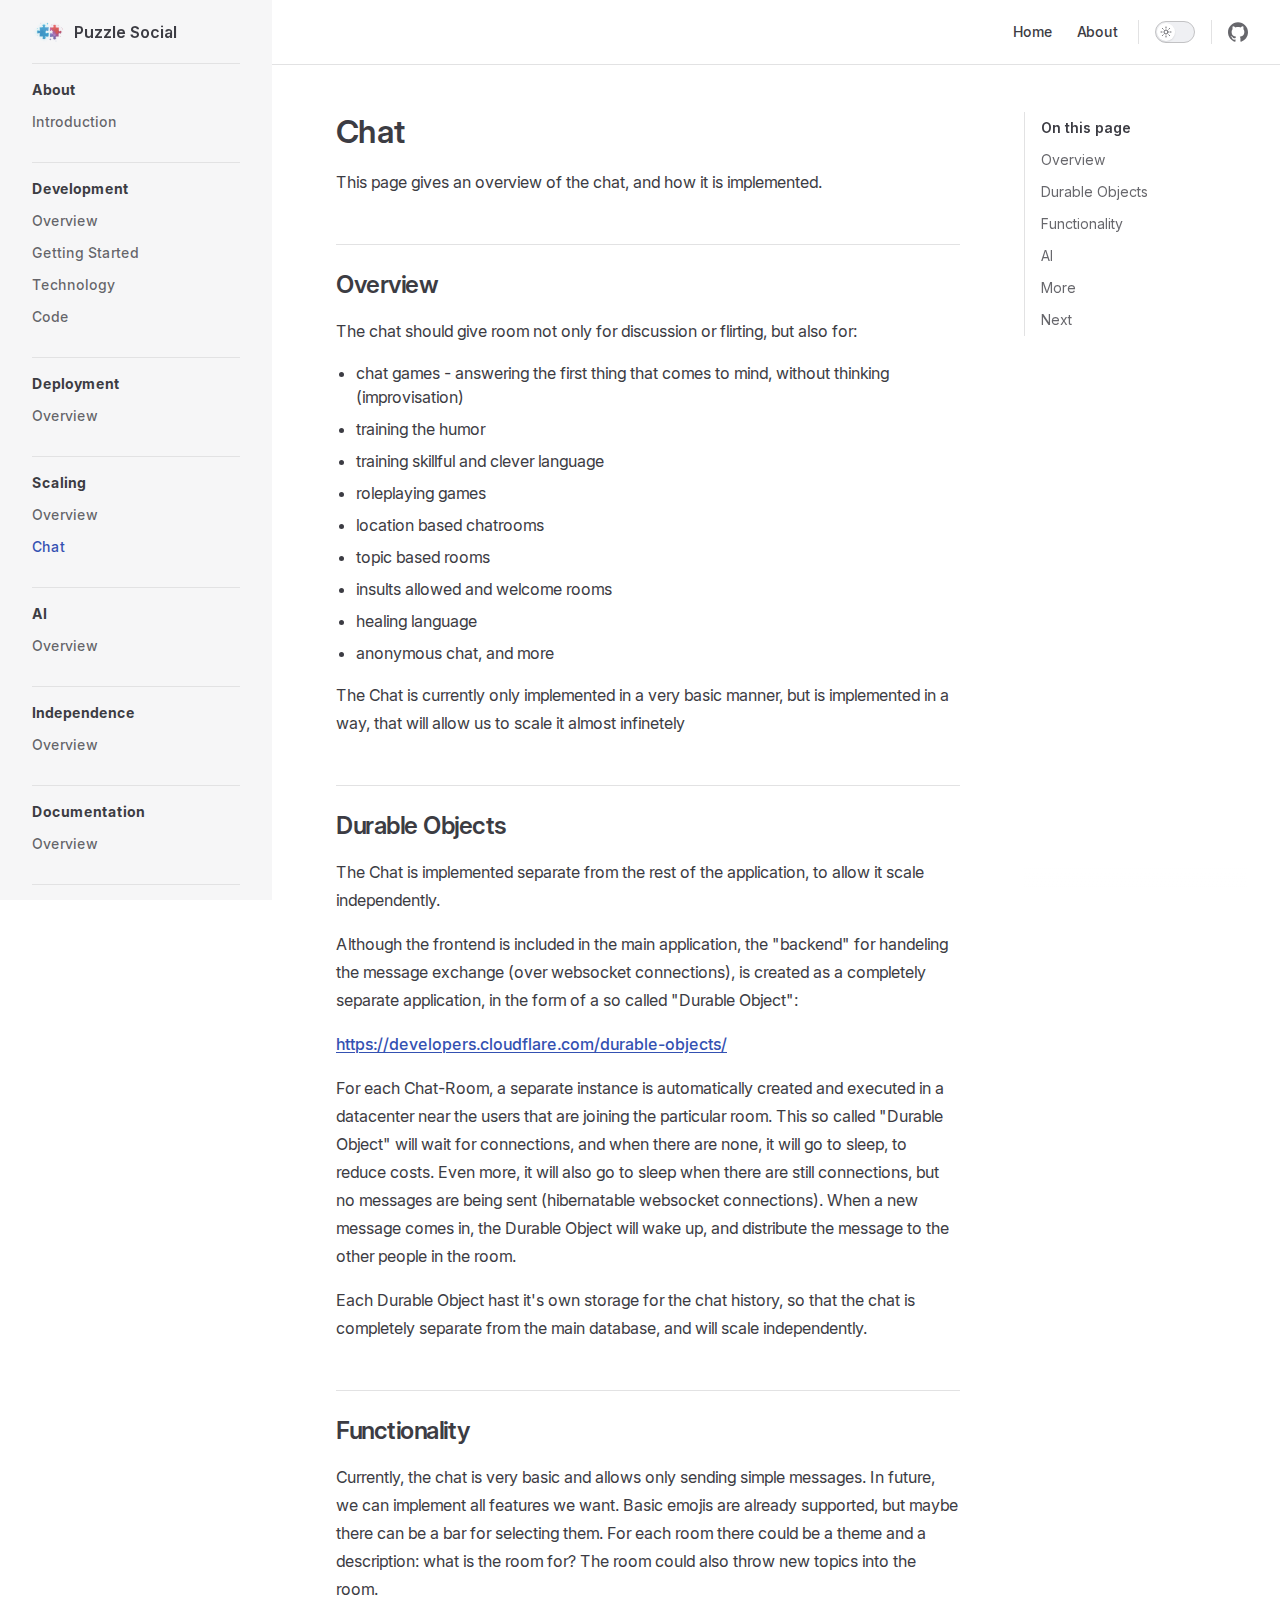
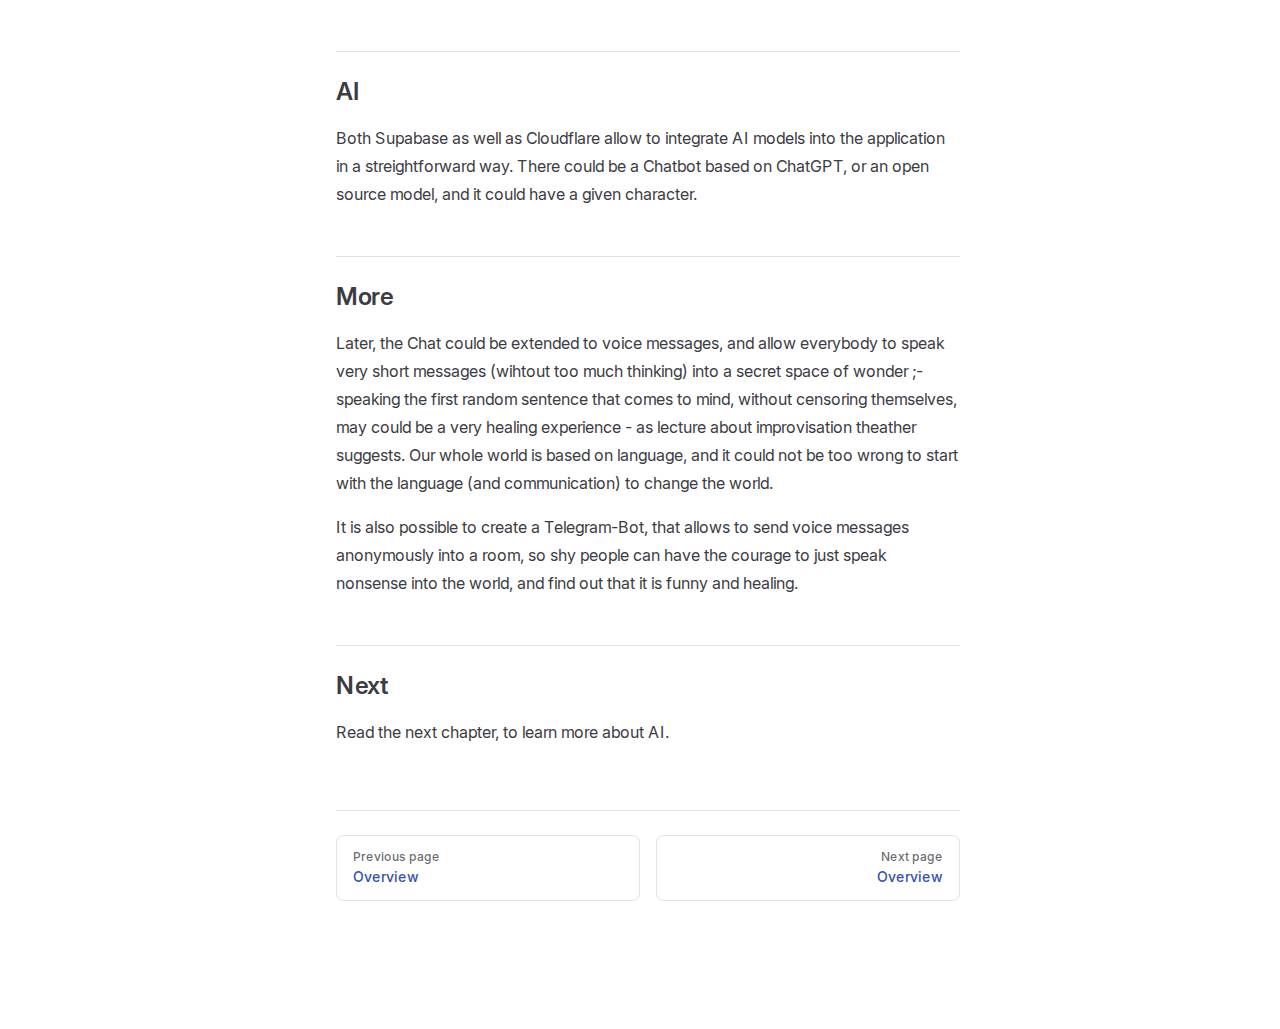
<file: chat.html>
<!DOCTYPE html>
<html lang="en-US" dir="ltr">
  <head>
    <meta charset="utf-8">
    <meta name="viewport" content="width=device-width,initial-scale=1">
    <title>Chat | Puzzle Social</title>
    <meta name="description" content="Documentation">
    <meta name="generator" content="VitePress v1.5.0">
    <link rel="preload stylesheet" href="/assets/style.DzeqEvMz.css" as="style">
    <link rel="preload stylesheet" href="/vp-icons.css" as="style">
    
    <script type="module" src="/assets/app.CKHkjn_m.js"></script>
    <link rel="preload" href="/assets/inter-roman-latin.Di8DUHzh.woff2" as="font" type="font/woff2" crossorigin="">
    <link rel="modulepreload" href="/assets/chunks/theme.HzTJgZjO.js">
    <link rel="modulepreload" href="/assets/chunks/framework.nlCHK0Xf.js">
    <link rel="modulepreload" href="/assets/chat.md.DtjuUU1D.lean.js">
    <script id="check-dark-mode">(()=>{const e=localStorage.getItem("vitepress-theme-appearance")||"auto",a=window.matchMedia("(prefers-color-scheme: dark)").matches;(!e||e==="auto"?a:e==="dark")&&document.documentElement.classList.add("dark")})();</script>
    <script id="check-mac-os">document.documentElement.classList.toggle("mac",/Mac|iPhone|iPod|iPad/i.test(navigator.platform));</script>
  </head>
  <body>
    <div id="app"><div class="Layout" data-v-39b851b6><!--[--><!--]--><!--[--><span tabindex="-1" data-v-a06310ac></span><a href="#VPContent" class="VPSkipLink visually-hidden" data-v-a06310ac> Skip to content </a><!--]--><!----><header class="VPNav" data-v-39b851b6 data-v-1125fe0e><div class="VPNavBar" data-v-1125fe0e data-v-8c74a6bf><div class="wrapper" data-v-8c74a6bf><div class="container" data-v-8c74a6bf><div class="title" data-v-8c74a6bf><div class="VPNavBarTitle has-sidebar" data-v-8c74a6bf data-v-91ea8bb2><a class="title" href="/" data-v-91ea8bb2><!--[--><!--]--><!--[--><img class="VPImage logo" src="/puzzles.png" alt data-v-e838cdb3><!--]--><span data-v-91ea8bb2>Puzzle Social</span><!--[--><!--]--></a></div></div><div class="content" data-v-8c74a6bf><div class="content-body" data-v-8c74a6bf><!--[--><!--]--><div class="VPNavBarSearch search" data-v-8c74a6bf><!----></div><nav aria-labelledby="main-nav-aria-label" class="VPNavBarMenu menu" data-v-8c74a6bf data-v-d62dda7e><span id="main-nav-aria-label" class="visually-hidden" data-v-d62dda7e> Main Navigation </span><!--[--><!--[--><a class="VPLink link VPNavBarMenuLink" href="/" tabindex="0" data-v-d62dda7e data-v-f334ebb6><!--[--><span data-v-f334ebb6>Home</span><!--]--></a><!--]--><!--[--><a class="VPLink link VPNavBarMenuLink" href="/about.html" tabindex="0" data-v-d62dda7e data-v-f334ebb6><!--[--><span data-v-f334ebb6>About</span><!--]--></a><!--]--><!--]--></nav><!----><div class="VPNavBarAppearance appearance" data-v-8c74a6bf data-v-407d5c63><button class="VPSwitch VPSwitchAppearance" type="button" role="switch" title aria-checked="false" data-v-407d5c63 data-v-2994eab3 data-v-2ed556eb><span class="check" data-v-2ed556eb><span class="icon" data-v-2ed556eb><!--[--><span class="vpi-sun sun" data-v-2994eab3></span><span class="vpi-moon moon" data-v-2994eab3></span><!--]--></span></span></button></div><div class="VPSocialLinks VPNavBarSocialLinks social-links" data-v-8c74a6bf data-v-05a069e5 data-v-b299d3ce><!--[--><a class="VPSocialLink no-icon" href="https://github.com/ever-mira/puzzle-social" aria-label="github" target="_blank" rel="noopener" data-v-b299d3ce data-v-1dde8092><span class="vpi-social-github"></span></a><!--]--></div><div class="VPFlyout VPNavBarExtra extra" data-v-8c74a6bf data-v-d10923a3 data-v-f1cced18><button type="button" class="button" aria-haspopup="true" aria-expanded="false" aria-label="extra navigation" data-v-f1cced18><span class="vpi-more-horizontal icon" data-v-f1cced18></span></button><div class="menu" data-v-f1cced18><div class="VPMenu" data-v-f1cced18 data-v-b71e5dd0><!----><!--[--><!--[--><!----><div class="group" data-v-d10923a3><div class="item appearance" data-v-d10923a3><p class="label" data-v-d10923a3>Appearance</p><div class="appearance-action" data-v-d10923a3><button class="VPSwitch VPSwitchAppearance" type="button" role="switch" title aria-checked="false" data-v-d10923a3 data-v-2994eab3 data-v-2ed556eb><span class="check" data-v-2ed556eb><span class="icon" data-v-2ed556eb><!--[--><span class="vpi-sun sun" data-v-2994eab3></span><span class="vpi-moon moon" data-v-2994eab3></span><!--]--></span></span></button></div></div></div><div class="group" data-v-d10923a3><div class="item social-links" data-v-d10923a3><div class="VPSocialLinks social-links-list" data-v-d10923a3 data-v-b299d3ce><!--[--><a class="VPSocialLink no-icon" href="https://github.com/ever-mira/puzzle-social" aria-label="github" target="_blank" rel="noopener" data-v-b299d3ce data-v-1dde8092><span class="vpi-social-github"></span></a><!--]--></div></div></div><!--]--><!--]--></div></div></div><!--[--><!--]--><button type="button" class="VPNavBarHamburger hamburger" aria-label="mobile navigation" aria-expanded="false" aria-controls="VPNavScreen" data-v-8c74a6bf data-v-661d4f1a><span class="container" data-v-661d4f1a><span class="top" data-v-661d4f1a></span><span class="middle" data-v-661d4f1a></span><span class="bottom" data-v-661d4f1a></span></span></button></div></div></div></div><div class="divider" data-v-8c74a6bf><div class="divider-line" data-v-8c74a6bf></div></div></div><!----></header><div class="VPLocalNav has-sidebar empty" data-v-39b851b6 data-v-e758e1b7><div class="container" data-v-e758e1b7><button class="menu" aria-expanded="false" aria-controls="VPSidebarNav" data-v-e758e1b7><span class="vpi-align-left menu-icon" data-v-e758e1b7></span><span class="menu-text" data-v-e758e1b7>Menu</span></button><div class="VPLocalNavOutlineDropdown" style="--vp-vh:0px;" data-v-e758e1b7 data-v-ebf966df><button data-v-ebf966df>Return to top</button><!----></div></div></div><aside class="VPSidebar" data-v-39b851b6 data-v-6b9869d7><div class="curtain" data-v-6b9869d7></div><nav class="nav" id="VPSidebarNav" aria-labelledby="sidebar-aria-label" tabindex="-1" data-v-6b9869d7><span class="visually-hidden" id="sidebar-aria-label" data-v-6b9869d7> Sidebar Navigation </span><!--[--><!--]--><!--[--><div class="no-transition group" data-v-71286ee5><section class="VPSidebarItem level-0" data-v-71286ee5 data-v-877bfe94><div class="item" role="button" tabindex="0" data-v-877bfe94><div class="indicator" data-v-877bfe94></div><h2 class="text" data-v-877bfe94>About</h2><!----></div><div class="items" data-v-877bfe94><!--[--><div class="VPSidebarItem level-1 is-link" data-v-877bfe94 data-v-877bfe94><div class="item" data-v-877bfe94><div class="indicator" data-v-877bfe94></div><a class="VPLink link link" href="/about.html" data-v-877bfe94><!--[--><p class="text" data-v-877bfe94>Introduction</p><!--]--></a><!----></div><!----></div><!--]--></div></section></div><div class="no-transition group" data-v-71286ee5><section class="VPSidebarItem level-0" data-v-71286ee5 data-v-877bfe94><div class="item" role="button" tabindex="0" data-v-877bfe94><div class="indicator" data-v-877bfe94></div><h2 class="text" data-v-877bfe94>Development</h2><!----></div><div class="items" data-v-877bfe94><!--[--><div class="VPSidebarItem level-1 is-link" data-v-877bfe94 data-v-877bfe94><div class="item" data-v-877bfe94><div class="indicator" data-v-877bfe94></div><a class="VPLink link link" href="/overview.html" data-v-877bfe94><!--[--><p class="text" data-v-877bfe94>Overview</p><!--]--></a><!----></div><!----></div><div class="VPSidebarItem level-1 is-link" data-v-877bfe94 data-v-877bfe94><div class="item" data-v-877bfe94><div class="indicator" data-v-877bfe94></div><a class="VPLink link link" href="/getting-started.html" data-v-877bfe94><!--[--><p class="text" data-v-877bfe94>Getting Started</p><!--]--></a><!----></div><!----></div><div class="VPSidebarItem level-1 is-link" data-v-877bfe94 data-v-877bfe94><div class="item" data-v-877bfe94><div class="indicator" data-v-877bfe94></div><a class="VPLink link link" href="/technology.html" data-v-877bfe94><!--[--><p class="text" data-v-877bfe94>Technology</p><!--]--></a><!----></div><!----></div><div class="VPSidebarItem level-1 is-link" data-v-877bfe94 data-v-877bfe94><div class="item" data-v-877bfe94><div class="indicator" data-v-877bfe94></div><a class="VPLink link link" href="/code.html" data-v-877bfe94><!--[--><p class="text" data-v-877bfe94>Code</p><!--]--></a><!----></div><!----></div><!--]--></div></section></div><div class="no-transition group" data-v-71286ee5><section class="VPSidebarItem level-0" data-v-71286ee5 data-v-877bfe94><div class="item" role="button" tabindex="0" data-v-877bfe94><div class="indicator" data-v-877bfe94></div><h2 class="text" data-v-877bfe94>Deployment</h2><!----></div><div class="items" data-v-877bfe94><!--[--><div class="VPSidebarItem level-1 is-link" data-v-877bfe94 data-v-877bfe94><div class="item" data-v-877bfe94><div class="indicator" data-v-877bfe94></div><a class="VPLink link link" href="/deployment.html" data-v-877bfe94><!--[--><p class="text" data-v-877bfe94>Overview</p><!--]--></a><!----></div><!----></div><!--]--></div></section></div><div class="no-transition group" data-v-71286ee5><section class="VPSidebarItem level-0 has-active" data-v-71286ee5 data-v-877bfe94><div class="item" role="button" tabindex="0" data-v-877bfe94><div class="indicator" data-v-877bfe94></div><h2 class="text" data-v-877bfe94>Scaling</h2><!----></div><div class="items" data-v-877bfe94><!--[--><div class="VPSidebarItem level-1 is-link" data-v-877bfe94 data-v-877bfe94><div class="item" data-v-877bfe94><div class="indicator" data-v-877bfe94></div><a class="VPLink link link" href="/scaling.html" data-v-877bfe94><!--[--><p class="text" data-v-877bfe94>Overview</p><!--]--></a><!----></div><!----></div><div class="VPSidebarItem level-1 is-link" data-v-877bfe94 data-v-877bfe94><div class="item" data-v-877bfe94><div class="indicator" data-v-877bfe94></div><a class="VPLink link link" href="/chat.html" data-v-877bfe94><!--[--><p class="text" data-v-877bfe94>Chat</p><!--]--></a><!----></div><!----></div><!--]--></div></section></div><div class="no-transition group" data-v-71286ee5><section class="VPSidebarItem level-0" data-v-71286ee5 data-v-877bfe94><div class="item" role="button" tabindex="0" data-v-877bfe94><div class="indicator" data-v-877bfe94></div><h2 class="text" data-v-877bfe94>AI</h2><!----></div><div class="items" data-v-877bfe94><!--[--><div class="VPSidebarItem level-1 is-link" data-v-877bfe94 data-v-877bfe94><div class="item" data-v-877bfe94><div class="indicator" data-v-877bfe94></div><a class="VPLink link link" href="/ai.html" data-v-877bfe94><!--[--><p class="text" data-v-877bfe94>Overview</p><!--]--></a><!----></div><!----></div><!--]--></div></section></div><div class="no-transition group" data-v-71286ee5><section class="VPSidebarItem level-0" data-v-71286ee5 data-v-877bfe94><div class="item" role="button" tabindex="0" data-v-877bfe94><div class="indicator" data-v-877bfe94></div><h2 class="text" data-v-877bfe94>Independence</h2><!----></div><div class="items" data-v-877bfe94><!--[--><div class="VPSidebarItem level-1 is-link" data-v-877bfe94 data-v-877bfe94><div class="item" data-v-877bfe94><div class="indicator" data-v-877bfe94></div><a class="VPLink link link" href="/independence.html" data-v-877bfe94><!--[--><p class="text" data-v-877bfe94>Overview</p><!--]--></a><!----></div><!----></div><!--]--></div></section></div><div class="no-transition group" data-v-71286ee5><section class="VPSidebarItem level-0" data-v-71286ee5 data-v-877bfe94><div class="item" role="button" tabindex="0" data-v-877bfe94><div class="indicator" data-v-877bfe94></div><h2 class="text" data-v-877bfe94>Documentation</h2><!----></div><div class="items" data-v-877bfe94><!--[--><div class="VPSidebarItem level-1 is-link" data-v-877bfe94 data-v-877bfe94><div class="item" data-v-877bfe94><div class="indicator" data-v-877bfe94></div><a class="VPLink link link" href="/documentation.html" data-v-877bfe94><!--[--><p class="text" data-v-877bfe94>Overview</p><!--]--></a><!----></div><!----></div><!--]--></div></section></div><div class="no-transition group" data-v-71286ee5><section class="VPSidebarItem level-0" data-v-71286ee5 data-v-877bfe94><div class="item" role="button" tabindex="0" data-v-877bfe94><div class="indicator" data-v-877bfe94></div><h2 class="text" data-v-877bfe94>Vision</h2><!----></div><div class="items" data-v-877bfe94><!--[--><div class="VPSidebarItem level-1 is-link" data-v-877bfe94 data-v-877bfe94><div class="item" data-v-877bfe94><div class="indicator" data-v-877bfe94></div><a class="VPLink link link" href="/vision.html" data-v-877bfe94><!--[--><p class="text" data-v-877bfe94>Overview</p><!--]--></a><!----></div><!----></div><!--]--></div></section></div><!--]--><!--[--><!--]--></nav></aside><div class="VPContent has-sidebar" id="VPContent" data-v-39b851b6 data-v-cc09d6e0><div class="VPDoc has-sidebar has-aside" data-v-cc09d6e0 data-v-f87ade32><!--[--><!--]--><div class="container" data-v-f87ade32><div class="aside" data-v-f87ade32><div class="aside-curtain" data-v-f87ade32></div><div class="aside-container" data-v-f87ade32><div class="aside-content" data-v-f87ade32><div class="VPDocAside" data-v-f87ade32 data-v-c0d770e2><!--[--><!--]--><!--[--><!--]--><nav aria-labelledby="doc-outline-aria-label" class="VPDocAsideOutline" data-v-c0d770e2 data-v-154faa32><div class="content" data-v-154faa32><div class="outline-marker" data-v-154faa32></div><div aria-level="2" class="outline-title" id="doc-outline-aria-label" role="heading" data-v-154faa32>On this page</div><ul class="VPDocOutlineItem root" data-v-154faa32 data-v-a993366b><!--[--><!--]--></ul></div></nav><!--[--><!--]--><div class="spacer" data-v-c0d770e2></div><!--[--><!--]--><!----><!--[--><!--]--><!--[--><!--]--></div></div></div></div><div class="content" data-v-f87ade32><div class="content-container" data-v-f87ade32><!--[--><!--]--><main class="main" data-v-f87ade32><div style="position:relative;" class="vp-doc _chat" data-v-f87ade32><div><h1 id="chat" tabindex="-1">Chat <a class="header-anchor" href="#chat" aria-label="Permalink to &quot;Chat&quot;">​</a></h1><p>This page gives an overview of the chat, and how it is implemented.</p><h2 id="overview" tabindex="-1">Overview <a class="header-anchor" href="#overview" aria-label="Permalink to &quot;Overview&quot;">​</a></h2><p>The chat should give room not only for discussion or flirting, but also for:</p><ul><li>chat games - answering the first thing that comes to mind, without thinking (improvisation)</li><li>training the humor</li><li>training skillful and clever language</li><li>roleplaying games</li><li>location based chatrooms</li><li>topic based rooms</li><li>insults allowed and welcome rooms</li><li>healing language</li><li>anonymous chat, and more</li></ul><p>The Chat is currently only implemented in a very basic manner, but is implemented in a way, that will allow us to scale it almost infinetely</p><h2 id="durable-objects" tabindex="-1">Durable Objects <a class="header-anchor" href="#durable-objects" aria-label="Permalink to &quot;Durable Objects&quot;">​</a></h2><p>The Chat is implemented separate from the rest of the application, to allow it scale independently.</p><p>Although the frontend is included in the main application, the &quot;backend&quot; for handeling the message exchange (over websocket connections), is created as a completely separate application, in the form of a so called &quot;Durable Object&quot;:</p><p><a href="https://developers.cloudflare.com/durable-objects/" target="_blank" rel="noreferrer">https://developers.cloudflare.com/durable-objects/</a></p><p>For each Chat-Room, a separate instance is automatically created and executed in a datacenter near the users that are joining the particular room. This so called &quot;Durable Object&quot; will wait for connections, and when there are none, it will go to sleep, to reduce costs. Even more, it will also go to sleep when there are still connections, but no messages are being sent (hibernatable websocket connections). When a new message comes in, the Durable Object will wake up, and distribute the message to the other people in the room.</p><p>Each Durable Object hast it&#39;s own storage for the chat history, so that the chat is completely separate from the main database, and will scale independently.</p><h2 id="functionality" tabindex="-1">Functionality <a class="header-anchor" href="#functionality" aria-label="Permalink to &quot;Functionality&quot;">​</a></h2><p>Currently, the chat is very basic and allows only sending simple messages. In future, we can implement all features we want. Basic emojis are already supported, but maybe there can be a bar for selecting them. For each room there could be a theme and a description: what is the room for? The room could also throw new topics into the room.</p><h2 id="ai" tabindex="-1">AI <a class="header-anchor" href="#ai" aria-label="Permalink to &quot;AI&quot;">​</a></h2><p>Both Supabase as well as Cloudflare allow to integrate AI models into the application in a streightforward way. There could be a Chatbot based on ChatGPT, or an open source model, and it could have a given character.</p><h2 id="more" tabindex="-1">More <a class="header-anchor" href="#more" aria-label="Permalink to &quot;More&quot;">​</a></h2><p>Later, the Chat could be extended to voice messages, and allow everybody to speak very short messages (wihtout too much thinking) into a secret space of wonder ;- speaking the first random sentence that comes to mind, without censoring themselves, may could be a very healing experience - as lecture about improvisation theather suggests. Our whole world is based on language, and it could not be too wrong to start with the language (and communication) to change the world.</p><p>It is also possible to create a Telegram-Bot, that allows to send voice messages anonymously into a room, so shy people can have the courage to just speak nonsense into the world, and find out that it is funny and healing.</p><h2 id="next" tabindex="-1">Next <a class="header-anchor" href="#next" aria-label="Permalink to &quot;Next&quot;">​</a></h2><p>Read the next chapter, to learn more about AI.</p></div></div></main><footer class="VPDocFooter" data-v-f87ade32 data-v-a287ad5f><!--[--><!--]--><!----><nav class="prev-next" aria-labelledby="doc-footer-aria-label" data-v-a287ad5f><span class="visually-hidden" id="doc-footer-aria-label" data-v-a287ad5f>Pager</span><div class="pager" data-v-a287ad5f><a class="VPLink link pager-link prev" href="/scaling.html" data-v-a287ad5f><!--[--><span class="desc" data-v-a287ad5f>Previous page</span><span class="title" data-v-a287ad5f>Overview</span><!--]--></a></div><div class="pager" data-v-a287ad5f><a class="VPLink link pager-link next" href="/ai.html" data-v-a287ad5f><!--[--><span class="desc" data-v-a287ad5f>Next page</span><span class="title" data-v-a287ad5f>Overview</span><!--]--></a></div></nav></footer><!--[--><!--]--></div></div></div><!--[--><!--]--></div></div><!----><!--[--><!--]--></div></div>
    <script>window.__VP_HASH_MAP__=JSON.parse("{\"about.md\":\"DE8RqJZr\",\"ai.md\":\"D3wGc2Ie\",\"chat.md\":\"DtjuUU1D\",\"code.md\":\"BWOMAE8-\",\"deployment.md\":\"Cy3kxtdu\",\"documentation.md\":\"B1wdu_Nd\",\"getting-started.md\":\"DqfA1l7P\",\"independence.md\":\"CF4NGfja\",\"index.md\":\"BMMUJNVi\",\"overview.md\":\"CvpkIX1d\",\"scaling.md\":\"CBuzjVbk\",\"technology.md\":\"wJYJFhFs\",\"vision.md\":\"CPAqMG8e\"}");window.__VP_SITE_DATA__=JSON.parse("{\"lang\":\"en-US\",\"dir\":\"ltr\",\"title\":\"Puzzle Social\",\"description\":\"Documentation\",\"base\":\"/\",\"head\":[],\"router\":{\"prefetchLinks\":true},\"appearance\":true,\"themeConfig\":{\"nav\":[{\"text\":\"Home\",\"link\":\"/\"},{\"text\":\"About\",\"link\":\"/about\"}],\"sidebar\":[{\"text\":\"About\",\"items\":[{\"text\":\"Introduction\",\"link\":\"/about\"}]},{\"text\":\"Development\",\"items\":[{\"text\":\"Overview\",\"link\":\"/overview\"},{\"text\":\"Getting Started\",\"link\":\"/getting-started\"},{\"text\":\"Technology\",\"link\":\"/technology\"},{\"text\":\"Code\",\"link\":\"/code\"}]},{\"text\":\"Deployment\",\"items\":[{\"text\":\"Overview\",\"link\":\"/deployment\"}]},{\"text\":\"Scaling\",\"items\":[{\"text\":\"Overview\",\"link\":\"/scaling\"},{\"text\":\"Chat\",\"link\":\"/chat\"}]},{\"text\":\"AI\",\"items\":[{\"text\":\"Overview\",\"link\":\"/ai\"}]},{\"text\":\"Independence\",\"items\":[{\"text\":\"Overview\",\"link\":\"/independence\"}]},{\"text\":\"Documentation\",\"items\":[{\"text\":\"Overview\",\"link\":\"/documentation\"}]},{\"text\":\"Vision\",\"items\":[{\"text\":\"Overview\",\"link\":\"/vision\"}]}],\"socialLinks\":[{\"icon\":\"github\",\"link\":\"https://github.com/ever-mira/puzzle-social\"}],\"logo\":\"/puzzles.png\"},\"locales\":{},\"scrollOffset\":134,\"cleanUrls\":false}");</script>
    
  </body>
</html>
</file>
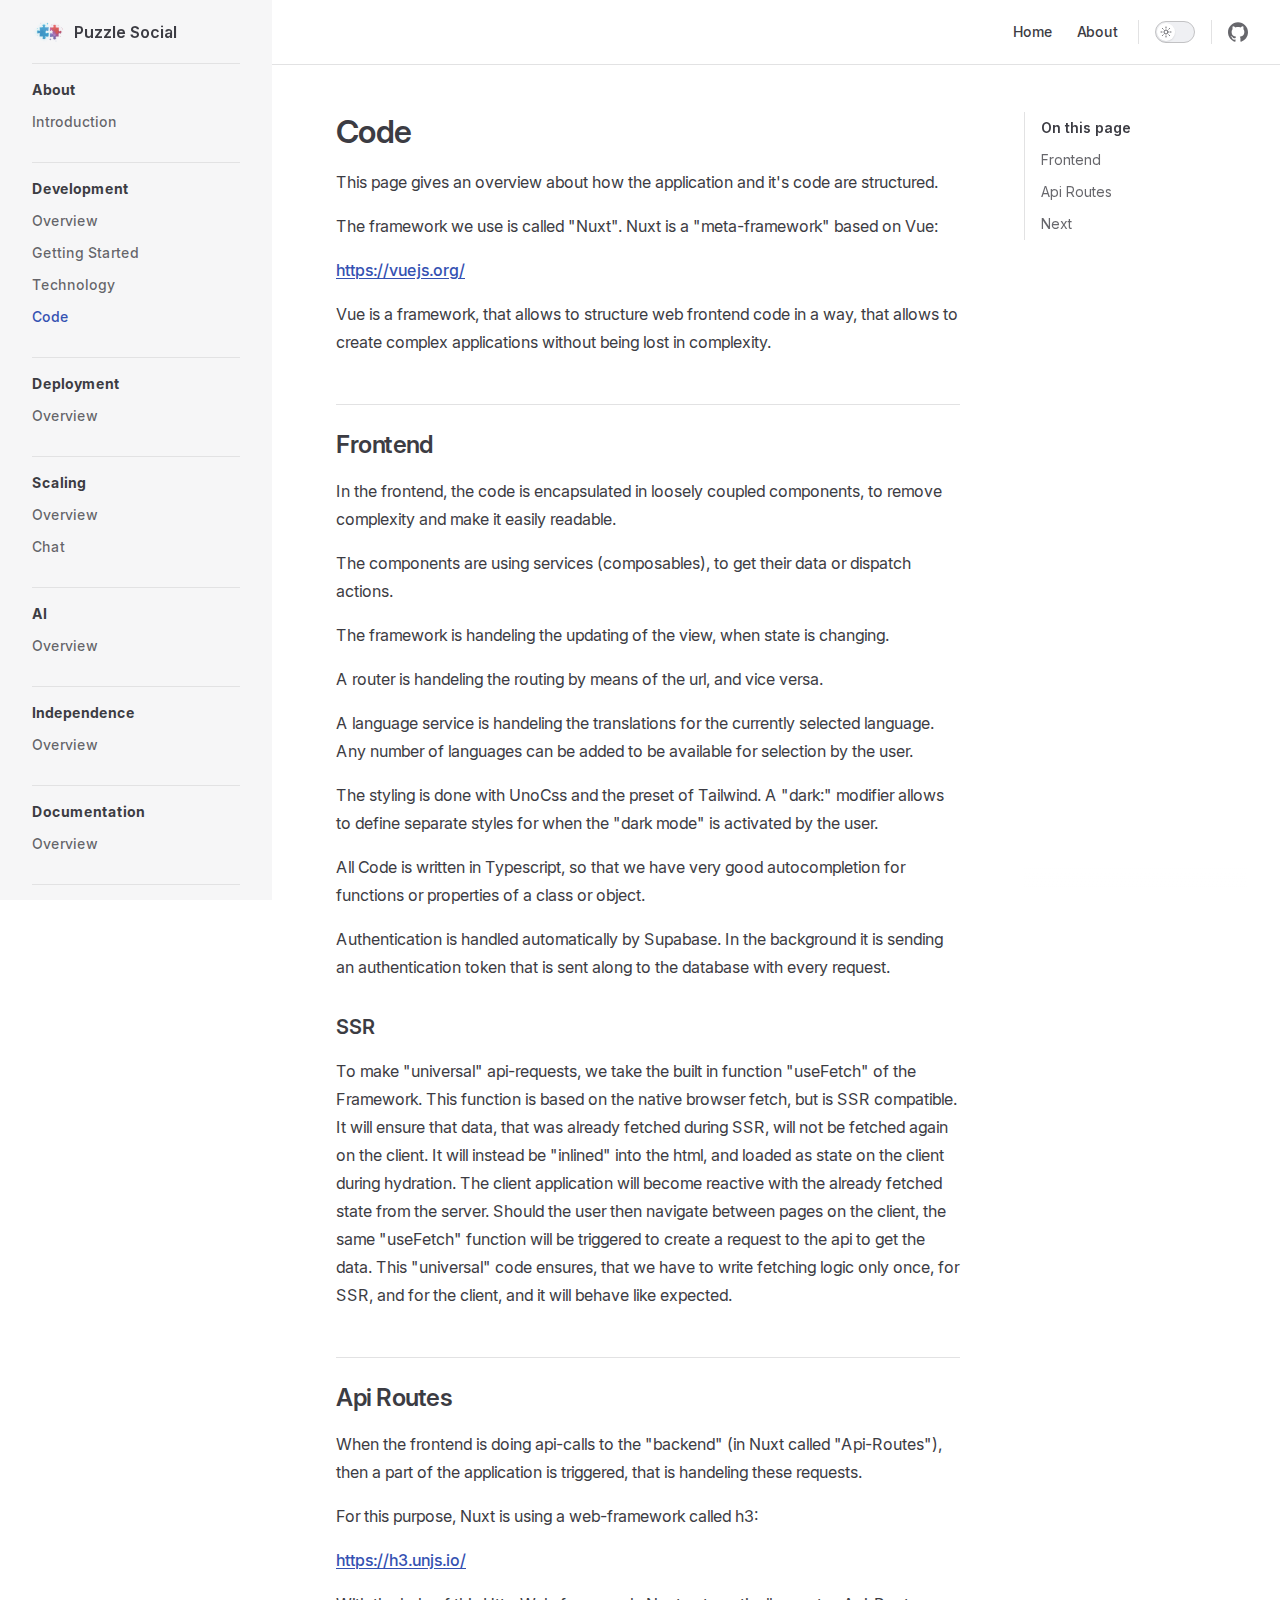
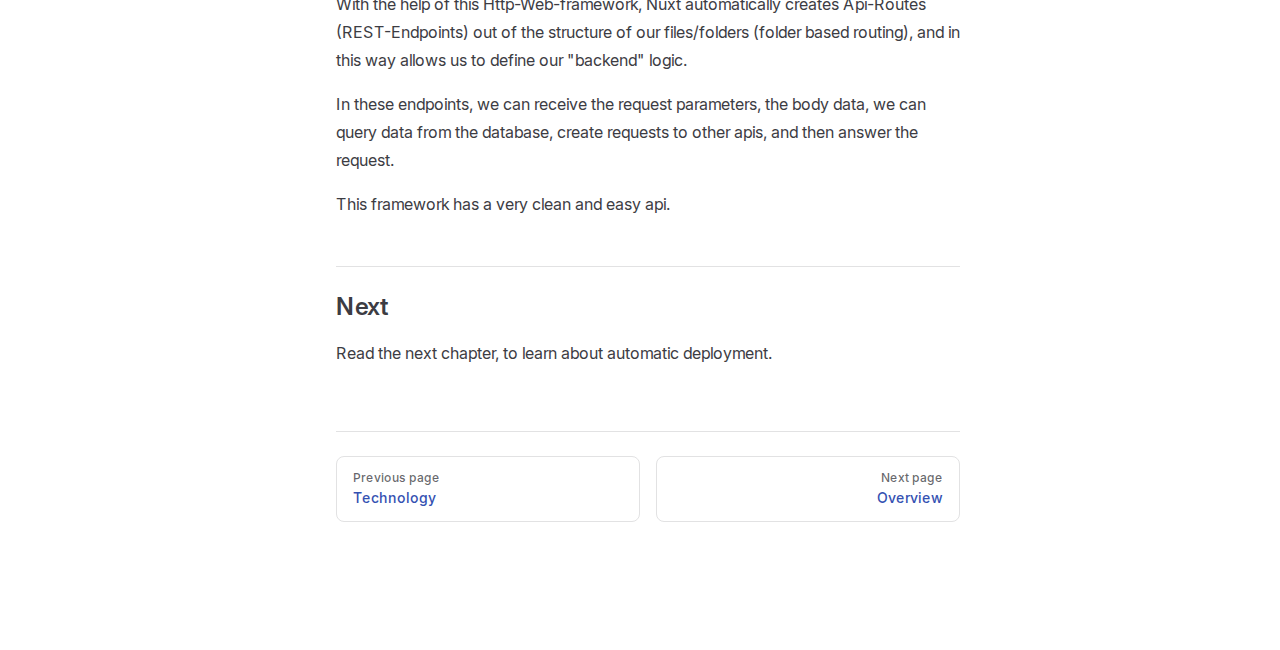
<file: code.html>
<!DOCTYPE html>
<html lang="en-US" dir="ltr">
  <head>
    <meta charset="utf-8">
    <meta name="viewport" content="width=device-width,initial-scale=1">
    <title>Code | Puzzle Social</title>
    <meta name="description" content="Documentation">
    <meta name="generator" content="VitePress v1.5.0">
    <link rel="preload stylesheet" href="/assets/style.DzeqEvMz.css" as="style">
    <link rel="preload stylesheet" href="/vp-icons.css" as="style">
    
    <script type="module" src="/assets/app.CKHkjn_m.js"></script>
    <link rel="preload" href="/assets/inter-roman-latin.Di8DUHzh.woff2" as="font" type="font/woff2" crossorigin="">
    <link rel="modulepreload" href="/assets/chunks/theme.HzTJgZjO.js">
    <link rel="modulepreload" href="/assets/chunks/framework.nlCHK0Xf.js">
    <link rel="modulepreload" href="/assets/code.md.BWOMAE8-.lean.js">
    <script id="check-dark-mode">(()=>{const e=localStorage.getItem("vitepress-theme-appearance")||"auto",a=window.matchMedia("(prefers-color-scheme: dark)").matches;(!e||e==="auto"?a:e==="dark")&&document.documentElement.classList.add("dark")})();</script>
    <script id="check-mac-os">document.documentElement.classList.toggle("mac",/Mac|iPhone|iPod|iPad/i.test(navigator.platform));</script>
  </head>
  <body>
    <div id="app"><div class="Layout" data-v-39b851b6><!--[--><!--]--><!--[--><span tabindex="-1" data-v-a06310ac></span><a href="#VPContent" class="VPSkipLink visually-hidden" data-v-a06310ac> Skip to content </a><!--]--><!----><header class="VPNav" data-v-39b851b6 data-v-1125fe0e><div class="VPNavBar" data-v-1125fe0e data-v-8c74a6bf><div class="wrapper" data-v-8c74a6bf><div class="container" data-v-8c74a6bf><div class="title" data-v-8c74a6bf><div class="VPNavBarTitle has-sidebar" data-v-8c74a6bf data-v-91ea8bb2><a class="title" href="/" data-v-91ea8bb2><!--[--><!--]--><!--[--><img class="VPImage logo" src="/puzzles.png" alt data-v-e838cdb3><!--]--><span data-v-91ea8bb2>Puzzle Social</span><!--[--><!--]--></a></div></div><div class="content" data-v-8c74a6bf><div class="content-body" data-v-8c74a6bf><!--[--><!--]--><div class="VPNavBarSearch search" data-v-8c74a6bf><!----></div><nav aria-labelledby="main-nav-aria-label" class="VPNavBarMenu menu" data-v-8c74a6bf data-v-d62dda7e><span id="main-nav-aria-label" class="visually-hidden" data-v-d62dda7e> Main Navigation </span><!--[--><!--[--><a class="VPLink link VPNavBarMenuLink" href="/" tabindex="0" data-v-d62dda7e data-v-f334ebb6><!--[--><span data-v-f334ebb6>Home</span><!--]--></a><!--]--><!--[--><a class="VPLink link VPNavBarMenuLink" href="/about.html" tabindex="0" data-v-d62dda7e data-v-f334ebb6><!--[--><span data-v-f334ebb6>About</span><!--]--></a><!--]--><!--]--></nav><!----><div class="VPNavBarAppearance appearance" data-v-8c74a6bf data-v-407d5c63><button class="VPSwitch VPSwitchAppearance" type="button" role="switch" title aria-checked="false" data-v-407d5c63 data-v-2994eab3 data-v-2ed556eb><span class="check" data-v-2ed556eb><span class="icon" data-v-2ed556eb><!--[--><span class="vpi-sun sun" data-v-2994eab3></span><span class="vpi-moon moon" data-v-2994eab3></span><!--]--></span></span></button></div><div class="VPSocialLinks VPNavBarSocialLinks social-links" data-v-8c74a6bf data-v-05a069e5 data-v-b299d3ce><!--[--><a class="VPSocialLink no-icon" href="https://github.com/ever-mira/puzzle-social" aria-label="github" target="_blank" rel="noopener" data-v-b299d3ce data-v-1dde8092><span class="vpi-social-github"></span></a><!--]--></div><div class="VPFlyout VPNavBarExtra extra" data-v-8c74a6bf data-v-d10923a3 data-v-f1cced18><button type="button" class="button" aria-haspopup="true" aria-expanded="false" aria-label="extra navigation" data-v-f1cced18><span class="vpi-more-horizontal icon" data-v-f1cced18></span></button><div class="menu" data-v-f1cced18><div class="VPMenu" data-v-f1cced18 data-v-b71e5dd0><!----><!--[--><!--[--><!----><div class="group" data-v-d10923a3><div class="item appearance" data-v-d10923a3><p class="label" data-v-d10923a3>Appearance</p><div class="appearance-action" data-v-d10923a3><button class="VPSwitch VPSwitchAppearance" type="button" role="switch" title aria-checked="false" data-v-d10923a3 data-v-2994eab3 data-v-2ed556eb><span class="check" data-v-2ed556eb><span class="icon" data-v-2ed556eb><!--[--><span class="vpi-sun sun" data-v-2994eab3></span><span class="vpi-moon moon" data-v-2994eab3></span><!--]--></span></span></button></div></div></div><div class="group" data-v-d10923a3><div class="item social-links" data-v-d10923a3><div class="VPSocialLinks social-links-list" data-v-d10923a3 data-v-b299d3ce><!--[--><a class="VPSocialLink no-icon" href="https://github.com/ever-mira/puzzle-social" aria-label="github" target="_blank" rel="noopener" data-v-b299d3ce data-v-1dde8092><span class="vpi-social-github"></span></a><!--]--></div></div></div><!--]--><!--]--></div></div></div><!--[--><!--]--><button type="button" class="VPNavBarHamburger hamburger" aria-label="mobile navigation" aria-expanded="false" aria-controls="VPNavScreen" data-v-8c74a6bf data-v-661d4f1a><span class="container" data-v-661d4f1a><span class="top" data-v-661d4f1a></span><span class="middle" data-v-661d4f1a></span><span class="bottom" data-v-661d4f1a></span></span></button></div></div></div></div><div class="divider" data-v-8c74a6bf><div class="divider-line" data-v-8c74a6bf></div></div></div><!----></header><div class="VPLocalNav has-sidebar empty" data-v-39b851b6 data-v-e758e1b7><div class="container" data-v-e758e1b7><button class="menu" aria-expanded="false" aria-controls="VPSidebarNav" data-v-e758e1b7><span class="vpi-align-left menu-icon" data-v-e758e1b7></span><span class="menu-text" data-v-e758e1b7>Menu</span></button><div class="VPLocalNavOutlineDropdown" style="--vp-vh:0px;" data-v-e758e1b7 data-v-ebf966df><button data-v-ebf966df>Return to top</button><!----></div></div></div><aside class="VPSidebar" data-v-39b851b6 data-v-6b9869d7><div class="curtain" data-v-6b9869d7></div><nav class="nav" id="VPSidebarNav" aria-labelledby="sidebar-aria-label" tabindex="-1" data-v-6b9869d7><span class="visually-hidden" id="sidebar-aria-label" data-v-6b9869d7> Sidebar Navigation </span><!--[--><!--]--><!--[--><div class="no-transition group" data-v-71286ee5><section class="VPSidebarItem level-0" data-v-71286ee5 data-v-877bfe94><div class="item" role="button" tabindex="0" data-v-877bfe94><div class="indicator" data-v-877bfe94></div><h2 class="text" data-v-877bfe94>About</h2><!----></div><div class="items" data-v-877bfe94><!--[--><div class="VPSidebarItem level-1 is-link" data-v-877bfe94 data-v-877bfe94><div class="item" data-v-877bfe94><div class="indicator" data-v-877bfe94></div><a class="VPLink link link" href="/about.html" data-v-877bfe94><!--[--><p class="text" data-v-877bfe94>Introduction</p><!--]--></a><!----></div><!----></div><!--]--></div></section></div><div class="no-transition group" data-v-71286ee5><section class="VPSidebarItem level-0 has-active" data-v-71286ee5 data-v-877bfe94><div class="item" role="button" tabindex="0" data-v-877bfe94><div class="indicator" data-v-877bfe94></div><h2 class="text" data-v-877bfe94>Development</h2><!----></div><div class="items" data-v-877bfe94><!--[--><div class="VPSidebarItem level-1 is-link" data-v-877bfe94 data-v-877bfe94><div class="item" data-v-877bfe94><div class="indicator" data-v-877bfe94></div><a class="VPLink link link" href="/overview.html" data-v-877bfe94><!--[--><p class="text" data-v-877bfe94>Overview</p><!--]--></a><!----></div><!----></div><div class="VPSidebarItem level-1 is-link" data-v-877bfe94 data-v-877bfe94><div class="item" data-v-877bfe94><div class="indicator" data-v-877bfe94></div><a class="VPLink link link" href="/getting-started.html" data-v-877bfe94><!--[--><p class="text" data-v-877bfe94>Getting Started</p><!--]--></a><!----></div><!----></div><div class="VPSidebarItem level-1 is-link" data-v-877bfe94 data-v-877bfe94><div class="item" data-v-877bfe94><div class="indicator" data-v-877bfe94></div><a class="VPLink link link" href="/technology.html" data-v-877bfe94><!--[--><p class="text" data-v-877bfe94>Technology</p><!--]--></a><!----></div><!----></div><div class="VPSidebarItem level-1 is-link" data-v-877bfe94 data-v-877bfe94><div class="item" data-v-877bfe94><div class="indicator" data-v-877bfe94></div><a class="VPLink link link" href="/code.html" data-v-877bfe94><!--[--><p class="text" data-v-877bfe94>Code</p><!--]--></a><!----></div><!----></div><!--]--></div></section></div><div class="no-transition group" data-v-71286ee5><section class="VPSidebarItem level-0" data-v-71286ee5 data-v-877bfe94><div class="item" role="button" tabindex="0" data-v-877bfe94><div class="indicator" data-v-877bfe94></div><h2 class="text" data-v-877bfe94>Deployment</h2><!----></div><div class="items" data-v-877bfe94><!--[--><div class="VPSidebarItem level-1 is-link" data-v-877bfe94 data-v-877bfe94><div class="item" data-v-877bfe94><div class="indicator" data-v-877bfe94></div><a class="VPLink link link" href="/deployment.html" data-v-877bfe94><!--[--><p class="text" data-v-877bfe94>Overview</p><!--]--></a><!----></div><!----></div><!--]--></div></section></div><div class="no-transition group" data-v-71286ee5><section class="VPSidebarItem level-0" data-v-71286ee5 data-v-877bfe94><div class="item" role="button" tabindex="0" data-v-877bfe94><div class="indicator" data-v-877bfe94></div><h2 class="text" data-v-877bfe94>Scaling</h2><!----></div><div class="items" data-v-877bfe94><!--[--><div class="VPSidebarItem level-1 is-link" data-v-877bfe94 data-v-877bfe94><div class="item" data-v-877bfe94><div class="indicator" data-v-877bfe94></div><a class="VPLink link link" href="/scaling.html" data-v-877bfe94><!--[--><p class="text" data-v-877bfe94>Overview</p><!--]--></a><!----></div><!----></div><div class="VPSidebarItem level-1 is-link" data-v-877bfe94 data-v-877bfe94><div class="item" data-v-877bfe94><div class="indicator" data-v-877bfe94></div><a class="VPLink link link" href="/chat.html" data-v-877bfe94><!--[--><p class="text" data-v-877bfe94>Chat</p><!--]--></a><!----></div><!----></div><!--]--></div></section></div><div class="no-transition group" data-v-71286ee5><section class="VPSidebarItem level-0" data-v-71286ee5 data-v-877bfe94><div class="item" role="button" tabindex="0" data-v-877bfe94><div class="indicator" data-v-877bfe94></div><h2 class="text" data-v-877bfe94>AI</h2><!----></div><div class="items" data-v-877bfe94><!--[--><div class="VPSidebarItem level-1 is-link" data-v-877bfe94 data-v-877bfe94><div class="item" data-v-877bfe94><div class="indicator" data-v-877bfe94></div><a class="VPLink link link" href="/ai.html" data-v-877bfe94><!--[--><p class="text" data-v-877bfe94>Overview</p><!--]--></a><!----></div><!----></div><!--]--></div></section></div><div class="no-transition group" data-v-71286ee5><section class="VPSidebarItem level-0" data-v-71286ee5 data-v-877bfe94><div class="item" role="button" tabindex="0" data-v-877bfe94><div class="indicator" data-v-877bfe94></div><h2 class="text" data-v-877bfe94>Independence</h2><!----></div><div class="items" data-v-877bfe94><!--[--><div class="VPSidebarItem level-1 is-link" data-v-877bfe94 data-v-877bfe94><div class="item" data-v-877bfe94><div class="indicator" data-v-877bfe94></div><a class="VPLink link link" href="/independence.html" data-v-877bfe94><!--[--><p class="text" data-v-877bfe94>Overview</p><!--]--></a><!----></div><!----></div><!--]--></div></section></div><div class="no-transition group" data-v-71286ee5><section class="VPSidebarItem level-0" data-v-71286ee5 data-v-877bfe94><div class="item" role="button" tabindex="0" data-v-877bfe94><div class="indicator" data-v-877bfe94></div><h2 class="text" data-v-877bfe94>Documentation</h2><!----></div><div class="items" data-v-877bfe94><!--[--><div class="VPSidebarItem level-1 is-link" data-v-877bfe94 data-v-877bfe94><div class="item" data-v-877bfe94><div class="indicator" data-v-877bfe94></div><a class="VPLink link link" href="/documentation.html" data-v-877bfe94><!--[--><p class="text" data-v-877bfe94>Overview</p><!--]--></a><!----></div><!----></div><!--]--></div></section></div><div class="no-transition group" data-v-71286ee5><section class="VPSidebarItem level-0" data-v-71286ee5 data-v-877bfe94><div class="item" role="button" tabindex="0" data-v-877bfe94><div class="indicator" data-v-877bfe94></div><h2 class="text" data-v-877bfe94>Vision</h2><!----></div><div class="items" data-v-877bfe94><!--[--><div class="VPSidebarItem level-1 is-link" data-v-877bfe94 data-v-877bfe94><div class="item" data-v-877bfe94><div class="indicator" data-v-877bfe94></div><a class="VPLink link link" href="/vision.html" data-v-877bfe94><!--[--><p class="text" data-v-877bfe94>Overview</p><!--]--></a><!----></div><!----></div><!--]--></div></section></div><!--]--><!--[--><!--]--></nav></aside><div class="VPContent has-sidebar" id="VPContent" data-v-39b851b6 data-v-cc09d6e0><div class="VPDoc has-sidebar has-aside" data-v-cc09d6e0 data-v-f87ade32><!--[--><!--]--><div class="container" data-v-f87ade32><div class="aside" data-v-f87ade32><div class="aside-curtain" data-v-f87ade32></div><div class="aside-container" data-v-f87ade32><div class="aside-content" data-v-f87ade32><div class="VPDocAside" data-v-f87ade32 data-v-c0d770e2><!--[--><!--]--><!--[--><!--]--><nav aria-labelledby="doc-outline-aria-label" class="VPDocAsideOutline" data-v-c0d770e2 data-v-154faa32><div class="content" data-v-154faa32><div class="outline-marker" data-v-154faa32></div><div aria-level="2" class="outline-title" id="doc-outline-aria-label" role="heading" data-v-154faa32>On this page</div><ul class="VPDocOutlineItem root" data-v-154faa32 data-v-a993366b><!--[--><!--]--></ul></div></nav><!--[--><!--]--><div class="spacer" data-v-c0d770e2></div><!--[--><!--]--><!----><!--[--><!--]--><!--[--><!--]--></div></div></div></div><div class="content" data-v-f87ade32><div class="content-container" data-v-f87ade32><!--[--><!--]--><main class="main" data-v-f87ade32><div style="position:relative;" class="vp-doc _code" data-v-f87ade32><div><h1 id="code" tabindex="-1">Code <a class="header-anchor" href="#code" aria-label="Permalink to &quot;Code&quot;">​</a></h1><p>This page gives an overview about how the application and it&#39;s code are structured.</p><p>The framework we use is called &quot;Nuxt&quot;. Nuxt is a &quot;meta-framework&quot; based on Vue:</p><p><a href="https://vuejs.org/" target="_blank" rel="noreferrer">https://vuejs.org/</a></p><p>Vue is a framework, that allows to structure web frontend code in a way, that allows to create complex applications without being lost in complexity.</p><h2 id="frontend" tabindex="-1">Frontend <a class="header-anchor" href="#frontend" aria-label="Permalink to &quot;Frontend&quot;">​</a></h2><p>In the frontend, the code is encapsulated in loosely coupled components, to remove complexity and make it easily readable.</p><p>The components are using services (composables), to get their data or dispatch actions.</p><p>The framework is handeling the updating of the view, when state is changing.</p><p>A router is handeling the routing by means of the url, and vice versa.</p><p>A language service is handeling the translations for the currently selected language. Any number of languages can be added to be available for selection by the user.</p><p>The styling is done with UnoCss and the preset of Tailwind. A &quot;dark:&quot; modifier allows to define separate styles for when the &quot;dark mode&quot; is activated by the user.</p><p>All Code is written in Typescript, so that we have very good autocompletion for functions or properties of a class or object.</p><p>Authentication is handled automatically by Supabase. In the background it is sending an authentication token that is sent along to the database with every request.</p><h3 id="ssr" tabindex="-1">SSR <a class="header-anchor" href="#ssr" aria-label="Permalink to &quot;SSR&quot;">​</a></h3><p>To make &quot;universal&quot; api-requests, we take the built in function &quot;useFetch&quot; of the Framework. This function is based on the native browser fetch, but is SSR compatible. It will ensure that data, that was already fetched during SSR, will not be fetched again on the client. It will instead be &quot;inlined&quot; into the html, and loaded as state on the client during hydration. The client application will become reactive with the already fetched state from the server. Should the user then navigate between pages on the client, the same &quot;useFetch&quot; function will be triggered to create a request to the api to get the data. This &quot;universal&quot; code ensures, that we have to write fetching logic only once, for SSR, and for the client, and it will behave like expected.</p><h2 id="api-routes" tabindex="-1">Api Routes <a class="header-anchor" href="#api-routes" aria-label="Permalink to &quot;Api Routes&quot;">​</a></h2><p>When the frontend is doing api-calls to the &quot;backend&quot; (in Nuxt called &quot;Api-Routes&quot;), then a part of the application is triggered, that is handeling these requests.</p><p>For this purpose, Nuxt is using a web-framework called h3:</p><p><a href="https://h3.unjs.io/" target="_blank" rel="noreferrer">https://h3.unjs.io/</a></p><p>With the help of this Http-Web-framework, Nuxt automatically creates Api-Routes (REST-Endpoints) out of the structure of our files/folders (folder based routing), and in this way allows us to define our &quot;backend&quot; logic.</p><p>In these endpoints, we can receive the request parameters, the body data, we can query data from the database, create requests to other apis, and then answer the request.</p><p>This framework has a very clean and easy api.</p><h2 id="next" tabindex="-1">Next <a class="header-anchor" href="#next" aria-label="Permalink to &quot;Next&quot;">​</a></h2><p>Read the next chapter, to learn about automatic deployment.</p></div></div></main><footer class="VPDocFooter" data-v-f87ade32 data-v-a287ad5f><!--[--><!--]--><!----><nav class="prev-next" aria-labelledby="doc-footer-aria-label" data-v-a287ad5f><span class="visually-hidden" id="doc-footer-aria-label" data-v-a287ad5f>Pager</span><div class="pager" data-v-a287ad5f><a class="VPLink link pager-link prev" href="/technology.html" data-v-a287ad5f><!--[--><span class="desc" data-v-a287ad5f>Previous page</span><span class="title" data-v-a287ad5f>Technology</span><!--]--></a></div><div class="pager" data-v-a287ad5f><a class="VPLink link pager-link next" href="/deployment.html" data-v-a287ad5f><!--[--><span class="desc" data-v-a287ad5f>Next page</span><span class="title" data-v-a287ad5f>Overview</span><!--]--></a></div></nav></footer><!--[--><!--]--></div></div></div><!--[--><!--]--></div></div><!----><!--[--><!--]--></div></div>
    <script>window.__VP_HASH_MAP__=JSON.parse("{\"about.md\":\"DE8RqJZr\",\"ai.md\":\"D3wGc2Ie\",\"chat.md\":\"DtjuUU1D\",\"code.md\":\"BWOMAE8-\",\"deployment.md\":\"Cy3kxtdu\",\"documentation.md\":\"B1wdu_Nd\",\"getting-started.md\":\"DqfA1l7P\",\"independence.md\":\"CF4NGfja\",\"index.md\":\"BMMUJNVi\",\"overview.md\":\"CvpkIX1d\",\"scaling.md\":\"CBuzjVbk\",\"technology.md\":\"wJYJFhFs\",\"vision.md\":\"CPAqMG8e\"}");window.__VP_SITE_DATA__=JSON.parse("{\"lang\":\"en-US\",\"dir\":\"ltr\",\"title\":\"Puzzle Social\",\"description\":\"Documentation\",\"base\":\"/\",\"head\":[],\"router\":{\"prefetchLinks\":true},\"appearance\":true,\"themeConfig\":{\"nav\":[{\"text\":\"Home\",\"link\":\"/\"},{\"text\":\"About\",\"link\":\"/about\"}],\"sidebar\":[{\"text\":\"About\",\"items\":[{\"text\":\"Introduction\",\"link\":\"/about\"}]},{\"text\":\"Development\",\"items\":[{\"text\":\"Overview\",\"link\":\"/overview\"},{\"text\":\"Getting Started\",\"link\":\"/getting-started\"},{\"text\":\"Technology\",\"link\":\"/technology\"},{\"text\":\"Code\",\"link\":\"/code\"}]},{\"text\":\"Deployment\",\"items\":[{\"text\":\"Overview\",\"link\":\"/deployment\"}]},{\"text\":\"Scaling\",\"items\":[{\"text\":\"Overview\",\"link\":\"/scaling\"},{\"text\":\"Chat\",\"link\":\"/chat\"}]},{\"text\":\"AI\",\"items\":[{\"text\":\"Overview\",\"link\":\"/ai\"}]},{\"text\":\"Independence\",\"items\":[{\"text\":\"Overview\",\"link\":\"/independence\"}]},{\"text\":\"Documentation\",\"items\":[{\"text\":\"Overview\",\"link\":\"/documentation\"}]},{\"text\":\"Vision\",\"items\":[{\"text\":\"Overview\",\"link\":\"/vision\"}]}],\"socialLinks\":[{\"icon\":\"github\",\"link\":\"https://github.com/ever-mira/puzzle-social\"}],\"logo\":\"/puzzles.png\"},\"locales\":{},\"scrollOffset\":134,\"cleanUrls\":false}");</script>
    
  </body>
</html>
</file>
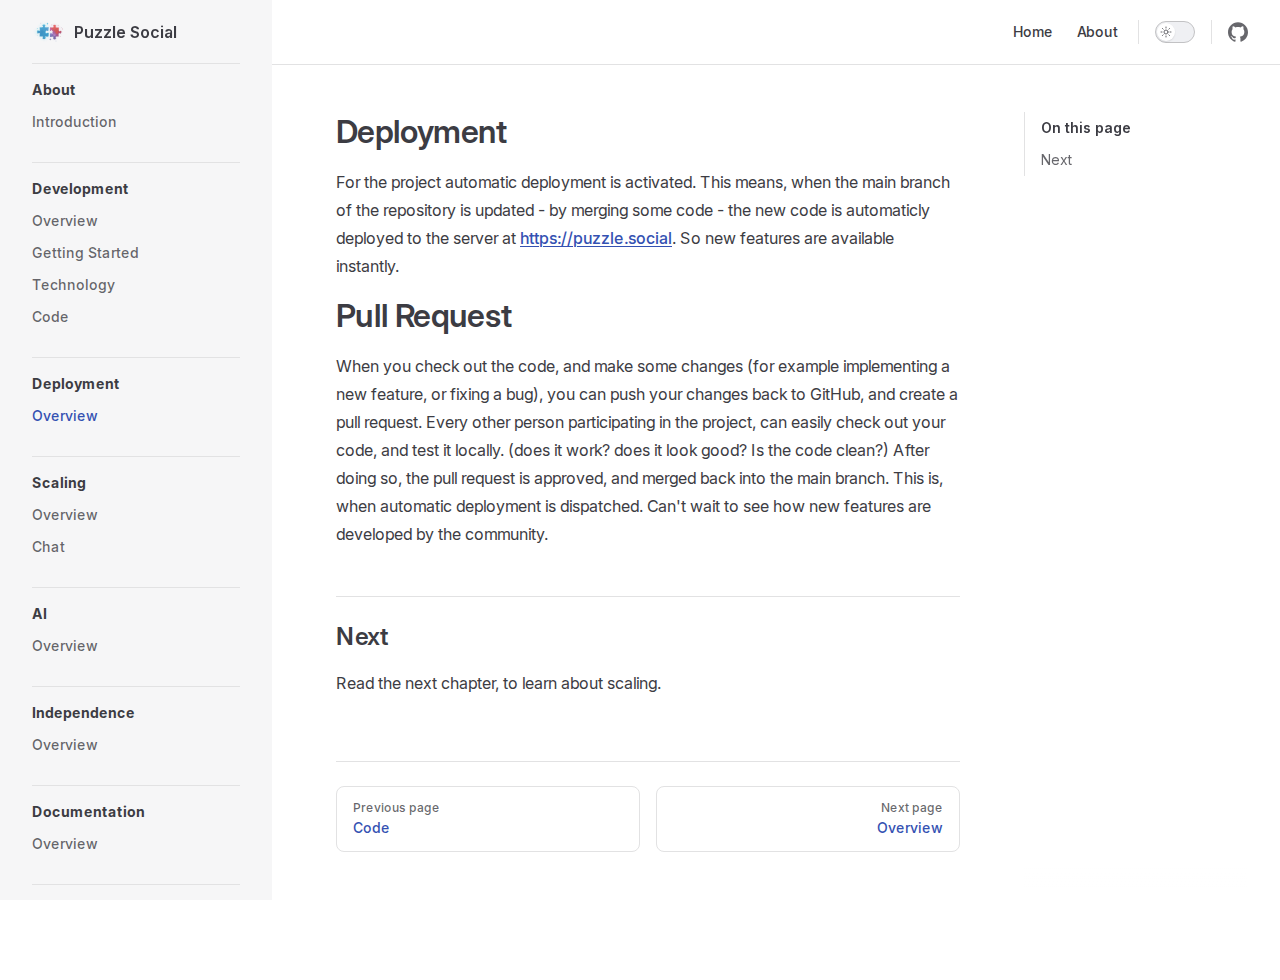
<file: deployment.html>
<!DOCTYPE html>
<html lang="en-US" dir="ltr">
  <head>
    <meta charset="utf-8">
    <meta name="viewport" content="width=device-width,initial-scale=1">
    <title>Deployment | Puzzle Social</title>
    <meta name="description" content="Documentation">
    <meta name="generator" content="VitePress v1.5.0">
    <link rel="preload stylesheet" href="/assets/style.DzeqEvMz.css" as="style">
    <link rel="preload stylesheet" href="/vp-icons.css" as="style">
    
    <script type="module" src="/assets/app.CKHkjn_m.js"></script>
    <link rel="preload" href="/assets/inter-roman-latin.Di8DUHzh.woff2" as="font" type="font/woff2" crossorigin="">
    <link rel="modulepreload" href="/assets/chunks/theme.HzTJgZjO.js">
    <link rel="modulepreload" href="/assets/chunks/framework.nlCHK0Xf.js">
    <link rel="modulepreload" href="/assets/deployment.md.Cy3kxtdu.lean.js">
    <script id="check-dark-mode">(()=>{const e=localStorage.getItem("vitepress-theme-appearance")||"auto",a=window.matchMedia("(prefers-color-scheme: dark)").matches;(!e||e==="auto"?a:e==="dark")&&document.documentElement.classList.add("dark")})();</script>
    <script id="check-mac-os">document.documentElement.classList.toggle("mac",/Mac|iPhone|iPod|iPad/i.test(navigator.platform));</script>
  </head>
  <body>
    <div id="app"><div class="Layout" data-v-39b851b6><!--[--><!--]--><!--[--><span tabindex="-1" data-v-a06310ac></span><a href="#VPContent" class="VPSkipLink visually-hidden" data-v-a06310ac> Skip to content </a><!--]--><!----><header class="VPNav" data-v-39b851b6 data-v-1125fe0e><div class="VPNavBar" data-v-1125fe0e data-v-8c74a6bf><div class="wrapper" data-v-8c74a6bf><div class="container" data-v-8c74a6bf><div class="title" data-v-8c74a6bf><div class="VPNavBarTitle has-sidebar" data-v-8c74a6bf data-v-91ea8bb2><a class="title" href="/" data-v-91ea8bb2><!--[--><!--]--><!--[--><img class="VPImage logo" src="/puzzles.png" alt data-v-e838cdb3><!--]--><span data-v-91ea8bb2>Puzzle Social</span><!--[--><!--]--></a></div></div><div class="content" data-v-8c74a6bf><div class="content-body" data-v-8c74a6bf><!--[--><!--]--><div class="VPNavBarSearch search" data-v-8c74a6bf><!----></div><nav aria-labelledby="main-nav-aria-label" class="VPNavBarMenu menu" data-v-8c74a6bf data-v-d62dda7e><span id="main-nav-aria-label" class="visually-hidden" data-v-d62dda7e> Main Navigation </span><!--[--><!--[--><a class="VPLink link VPNavBarMenuLink" href="/" tabindex="0" data-v-d62dda7e data-v-f334ebb6><!--[--><span data-v-f334ebb6>Home</span><!--]--></a><!--]--><!--[--><a class="VPLink link VPNavBarMenuLink" href="/about.html" tabindex="0" data-v-d62dda7e data-v-f334ebb6><!--[--><span data-v-f334ebb6>About</span><!--]--></a><!--]--><!--]--></nav><!----><div class="VPNavBarAppearance appearance" data-v-8c74a6bf data-v-407d5c63><button class="VPSwitch VPSwitchAppearance" type="button" role="switch" title aria-checked="false" data-v-407d5c63 data-v-2994eab3 data-v-2ed556eb><span class="check" data-v-2ed556eb><span class="icon" data-v-2ed556eb><!--[--><span class="vpi-sun sun" data-v-2994eab3></span><span class="vpi-moon moon" data-v-2994eab3></span><!--]--></span></span></button></div><div class="VPSocialLinks VPNavBarSocialLinks social-links" data-v-8c74a6bf data-v-05a069e5 data-v-b299d3ce><!--[--><a class="VPSocialLink no-icon" href="https://github.com/ever-mira/puzzle-social" aria-label="github" target="_blank" rel="noopener" data-v-b299d3ce data-v-1dde8092><span class="vpi-social-github"></span></a><!--]--></div><div class="VPFlyout VPNavBarExtra extra" data-v-8c74a6bf data-v-d10923a3 data-v-f1cced18><button type="button" class="button" aria-haspopup="true" aria-expanded="false" aria-label="extra navigation" data-v-f1cced18><span class="vpi-more-horizontal icon" data-v-f1cced18></span></button><div class="menu" data-v-f1cced18><div class="VPMenu" data-v-f1cced18 data-v-b71e5dd0><!----><!--[--><!--[--><!----><div class="group" data-v-d10923a3><div class="item appearance" data-v-d10923a3><p class="label" data-v-d10923a3>Appearance</p><div class="appearance-action" data-v-d10923a3><button class="VPSwitch VPSwitchAppearance" type="button" role="switch" title aria-checked="false" data-v-d10923a3 data-v-2994eab3 data-v-2ed556eb><span class="check" data-v-2ed556eb><span class="icon" data-v-2ed556eb><!--[--><span class="vpi-sun sun" data-v-2994eab3></span><span class="vpi-moon moon" data-v-2994eab3></span><!--]--></span></span></button></div></div></div><div class="group" data-v-d10923a3><div class="item social-links" data-v-d10923a3><div class="VPSocialLinks social-links-list" data-v-d10923a3 data-v-b299d3ce><!--[--><a class="VPSocialLink no-icon" href="https://github.com/ever-mira/puzzle-social" aria-label="github" target="_blank" rel="noopener" data-v-b299d3ce data-v-1dde8092><span class="vpi-social-github"></span></a><!--]--></div></div></div><!--]--><!--]--></div></div></div><!--[--><!--]--><button type="button" class="VPNavBarHamburger hamburger" aria-label="mobile navigation" aria-expanded="false" aria-controls="VPNavScreen" data-v-8c74a6bf data-v-661d4f1a><span class="container" data-v-661d4f1a><span class="top" data-v-661d4f1a></span><span class="middle" data-v-661d4f1a></span><span class="bottom" data-v-661d4f1a></span></span></button></div></div></div></div><div class="divider" data-v-8c74a6bf><div class="divider-line" data-v-8c74a6bf></div></div></div><!----></header><div class="VPLocalNav has-sidebar empty" data-v-39b851b6 data-v-e758e1b7><div class="container" data-v-e758e1b7><button class="menu" aria-expanded="false" aria-controls="VPSidebarNav" data-v-e758e1b7><span class="vpi-align-left menu-icon" data-v-e758e1b7></span><span class="menu-text" data-v-e758e1b7>Menu</span></button><div class="VPLocalNavOutlineDropdown" style="--vp-vh:0px;" data-v-e758e1b7 data-v-ebf966df><button data-v-ebf966df>Return to top</button><!----></div></div></div><aside class="VPSidebar" data-v-39b851b6 data-v-6b9869d7><div class="curtain" data-v-6b9869d7></div><nav class="nav" id="VPSidebarNav" aria-labelledby="sidebar-aria-label" tabindex="-1" data-v-6b9869d7><span class="visually-hidden" id="sidebar-aria-label" data-v-6b9869d7> Sidebar Navigation </span><!--[--><!--]--><!--[--><div class="no-transition group" data-v-71286ee5><section class="VPSidebarItem level-0" data-v-71286ee5 data-v-877bfe94><div class="item" role="button" tabindex="0" data-v-877bfe94><div class="indicator" data-v-877bfe94></div><h2 class="text" data-v-877bfe94>About</h2><!----></div><div class="items" data-v-877bfe94><!--[--><div class="VPSidebarItem level-1 is-link" data-v-877bfe94 data-v-877bfe94><div class="item" data-v-877bfe94><div class="indicator" data-v-877bfe94></div><a class="VPLink link link" href="/about.html" data-v-877bfe94><!--[--><p class="text" data-v-877bfe94>Introduction</p><!--]--></a><!----></div><!----></div><!--]--></div></section></div><div class="no-transition group" data-v-71286ee5><section class="VPSidebarItem level-0" data-v-71286ee5 data-v-877bfe94><div class="item" role="button" tabindex="0" data-v-877bfe94><div class="indicator" data-v-877bfe94></div><h2 class="text" data-v-877bfe94>Development</h2><!----></div><div class="items" data-v-877bfe94><!--[--><div class="VPSidebarItem level-1 is-link" data-v-877bfe94 data-v-877bfe94><div class="item" data-v-877bfe94><div class="indicator" data-v-877bfe94></div><a class="VPLink link link" href="/overview.html" data-v-877bfe94><!--[--><p class="text" data-v-877bfe94>Overview</p><!--]--></a><!----></div><!----></div><div class="VPSidebarItem level-1 is-link" data-v-877bfe94 data-v-877bfe94><div class="item" data-v-877bfe94><div class="indicator" data-v-877bfe94></div><a class="VPLink link link" href="/getting-started.html" data-v-877bfe94><!--[--><p class="text" data-v-877bfe94>Getting Started</p><!--]--></a><!----></div><!----></div><div class="VPSidebarItem level-1 is-link" data-v-877bfe94 data-v-877bfe94><div class="item" data-v-877bfe94><div class="indicator" data-v-877bfe94></div><a class="VPLink link link" href="/technology.html" data-v-877bfe94><!--[--><p class="text" data-v-877bfe94>Technology</p><!--]--></a><!----></div><!----></div><div class="VPSidebarItem level-1 is-link" data-v-877bfe94 data-v-877bfe94><div class="item" data-v-877bfe94><div class="indicator" data-v-877bfe94></div><a class="VPLink link link" href="/code.html" data-v-877bfe94><!--[--><p class="text" data-v-877bfe94>Code</p><!--]--></a><!----></div><!----></div><!--]--></div></section></div><div class="no-transition group" data-v-71286ee5><section class="VPSidebarItem level-0 has-active" data-v-71286ee5 data-v-877bfe94><div class="item" role="button" tabindex="0" data-v-877bfe94><div class="indicator" data-v-877bfe94></div><h2 class="text" data-v-877bfe94>Deployment</h2><!----></div><div class="items" data-v-877bfe94><!--[--><div class="VPSidebarItem level-1 is-link" data-v-877bfe94 data-v-877bfe94><div class="item" data-v-877bfe94><div class="indicator" data-v-877bfe94></div><a class="VPLink link link" href="/deployment.html" data-v-877bfe94><!--[--><p class="text" data-v-877bfe94>Overview</p><!--]--></a><!----></div><!----></div><!--]--></div></section></div><div class="no-transition group" data-v-71286ee5><section class="VPSidebarItem level-0" data-v-71286ee5 data-v-877bfe94><div class="item" role="button" tabindex="0" data-v-877bfe94><div class="indicator" data-v-877bfe94></div><h2 class="text" data-v-877bfe94>Scaling</h2><!----></div><div class="items" data-v-877bfe94><!--[--><div class="VPSidebarItem level-1 is-link" data-v-877bfe94 data-v-877bfe94><div class="item" data-v-877bfe94><div class="indicator" data-v-877bfe94></div><a class="VPLink link link" href="/scaling.html" data-v-877bfe94><!--[--><p class="text" data-v-877bfe94>Overview</p><!--]--></a><!----></div><!----></div><div class="VPSidebarItem level-1 is-link" data-v-877bfe94 data-v-877bfe94><div class="item" data-v-877bfe94><div class="indicator" data-v-877bfe94></div><a class="VPLink link link" href="/chat.html" data-v-877bfe94><!--[--><p class="text" data-v-877bfe94>Chat</p><!--]--></a><!----></div><!----></div><!--]--></div></section></div><div class="no-transition group" data-v-71286ee5><section class="VPSidebarItem level-0" data-v-71286ee5 data-v-877bfe94><div class="item" role="button" tabindex="0" data-v-877bfe94><div class="indicator" data-v-877bfe94></div><h2 class="text" data-v-877bfe94>AI</h2><!----></div><div class="items" data-v-877bfe94><!--[--><div class="VPSidebarItem level-1 is-link" data-v-877bfe94 data-v-877bfe94><div class="item" data-v-877bfe94><div class="indicator" data-v-877bfe94></div><a class="VPLink link link" href="/ai.html" data-v-877bfe94><!--[--><p class="text" data-v-877bfe94>Overview</p><!--]--></a><!----></div><!----></div><!--]--></div></section></div><div class="no-transition group" data-v-71286ee5><section class="VPSidebarItem level-0" data-v-71286ee5 data-v-877bfe94><div class="item" role="button" tabindex="0" data-v-877bfe94><div class="indicator" data-v-877bfe94></div><h2 class="text" data-v-877bfe94>Independence</h2><!----></div><div class="items" data-v-877bfe94><!--[--><div class="VPSidebarItem level-1 is-link" data-v-877bfe94 data-v-877bfe94><div class="item" data-v-877bfe94><div class="indicator" data-v-877bfe94></div><a class="VPLink link link" href="/independence.html" data-v-877bfe94><!--[--><p class="text" data-v-877bfe94>Overview</p><!--]--></a><!----></div><!----></div><!--]--></div></section></div><div class="no-transition group" data-v-71286ee5><section class="VPSidebarItem level-0" data-v-71286ee5 data-v-877bfe94><div class="item" role="button" tabindex="0" data-v-877bfe94><div class="indicator" data-v-877bfe94></div><h2 class="text" data-v-877bfe94>Documentation</h2><!----></div><div class="items" data-v-877bfe94><!--[--><div class="VPSidebarItem level-1 is-link" data-v-877bfe94 data-v-877bfe94><div class="item" data-v-877bfe94><div class="indicator" data-v-877bfe94></div><a class="VPLink link link" href="/documentation.html" data-v-877bfe94><!--[--><p class="text" data-v-877bfe94>Overview</p><!--]--></a><!----></div><!----></div><!--]--></div></section></div><div class="no-transition group" data-v-71286ee5><section class="VPSidebarItem level-0" data-v-71286ee5 data-v-877bfe94><div class="item" role="button" tabindex="0" data-v-877bfe94><div class="indicator" data-v-877bfe94></div><h2 class="text" data-v-877bfe94>Vision</h2><!----></div><div class="items" data-v-877bfe94><!--[--><div class="VPSidebarItem level-1 is-link" data-v-877bfe94 data-v-877bfe94><div class="item" data-v-877bfe94><div class="indicator" data-v-877bfe94></div><a class="VPLink link link" href="/vision.html" data-v-877bfe94><!--[--><p class="text" data-v-877bfe94>Overview</p><!--]--></a><!----></div><!----></div><!--]--></div></section></div><!--]--><!--[--><!--]--></nav></aside><div class="VPContent has-sidebar" id="VPContent" data-v-39b851b6 data-v-cc09d6e0><div class="VPDoc has-sidebar has-aside" data-v-cc09d6e0 data-v-f87ade32><!--[--><!--]--><div class="container" data-v-f87ade32><div class="aside" data-v-f87ade32><div class="aside-curtain" data-v-f87ade32></div><div class="aside-container" data-v-f87ade32><div class="aside-content" data-v-f87ade32><div class="VPDocAside" data-v-f87ade32 data-v-c0d770e2><!--[--><!--]--><!--[--><!--]--><nav aria-labelledby="doc-outline-aria-label" class="VPDocAsideOutline" data-v-c0d770e2 data-v-154faa32><div class="content" data-v-154faa32><div class="outline-marker" data-v-154faa32></div><div aria-level="2" class="outline-title" id="doc-outline-aria-label" role="heading" data-v-154faa32>On this page</div><ul class="VPDocOutlineItem root" data-v-154faa32 data-v-a993366b><!--[--><!--]--></ul></div></nav><!--[--><!--]--><div class="spacer" data-v-c0d770e2></div><!--[--><!--]--><!----><!--[--><!--]--><!--[--><!--]--></div></div></div></div><div class="content" data-v-f87ade32><div class="content-container" data-v-f87ade32><!--[--><!--]--><main class="main" data-v-f87ade32><div style="position:relative;" class="vp-doc _deployment" data-v-f87ade32><div><h1 id="deployment" tabindex="-1">Deployment <a class="header-anchor" href="#deployment" aria-label="Permalink to &quot;Deployment&quot;">​</a></h1><p>For the project automatic deployment is activated. This means, when the main branch of the repository is updated - by merging some code - the new code is automaticly deployed to the server at <a href="https://puzzle.social" target="_blank" rel="noreferrer">https://puzzle.social</a>. So new features are available instantly.</p><h1 id="pull-request" tabindex="-1">Pull Request <a class="header-anchor" href="#pull-request" aria-label="Permalink to &quot;Pull Request&quot;">​</a></h1><p>When you check out the code, and make some changes (for example implementing a new feature, or fixing a bug), you can push your changes back to GitHub, and create a pull request. Every other person participating in the project, can easily check out your code, and test it locally. (does it work? does it look good? Is the code clean?) After doing so, the pull request is approved, and merged back into the main branch. This is, when automatic deployment is dispatched. Can&#39;t wait to see how new features are developed by the community.</p><h2 id="next" tabindex="-1">Next <a class="header-anchor" href="#next" aria-label="Permalink to &quot;Next&quot;">​</a></h2><p>Read the next chapter, to learn about scaling.</p></div></div></main><footer class="VPDocFooter" data-v-f87ade32 data-v-a287ad5f><!--[--><!--]--><!----><nav class="prev-next" aria-labelledby="doc-footer-aria-label" data-v-a287ad5f><span class="visually-hidden" id="doc-footer-aria-label" data-v-a287ad5f>Pager</span><div class="pager" data-v-a287ad5f><a class="VPLink link pager-link prev" href="/code.html" data-v-a287ad5f><!--[--><span class="desc" data-v-a287ad5f>Previous page</span><span class="title" data-v-a287ad5f>Code</span><!--]--></a></div><div class="pager" data-v-a287ad5f><a class="VPLink link pager-link next" href="/scaling.html" data-v-a287ad5f><!--[--><span class="desc" data-v-a287ad5f>Next page</span><span class="title" data-v-a287ad5f>Overview</span><!--]--></a></div></nav></footer><!--[--><!--]--></div></div></div><!--[--><!--]--></div></div><!----><!--[--><!--]--></div></div>
    <script>window.__VP_HASH_MAP__=JSON.parse("{\"about.md\":\"DE8RqJZr\",\"ai.md\":\"D3wGc2Ie\",\"chat.md\":\"DtjuUU1D\",\"code.md\":\"BWOMAE8-\",\"deployment.md\":\"Cy3kxtdu\",\"documentation.md\":\"B1wdu_Nd\",\"getting-started.md\":\"DqfA1l7P\",\"independence.md\":\"CF4NGfja\",\"index.md\":\"BMMUJNVi\",\"overview.md\":\"CvpkIX1d\",\"scaling.md\":\"CBuzjVbk\",\"technology.md\":\"wJYJFhFs\",\"vision.md\":\"CPAqMG8e\"}");window.__VP_SITE_DATA__=JSON.parse("{\"lang\":\"en-US\",\"dir\":\"ltr\",\"title\":\"Puzzle Social\",\"description\":\"Documentation\",\"base\":\"/\",\"head\":[],\"router\":{\"prefetchLinks\":true},\"appearance\":true,\"themeConfig\":{\"nav\":[{\"text\":\"Home\",\"link\":\"/\"},{\"text\":\"About\",\"link\":\"/about\"}],\"sidebar\":[{\"text\":\"About\",\"items\":[{\"text\":\"Introduction\",\"link\":\"/about\"}]},{\"text\":\"Development\",\"items\":[{\"text\":\"Overview\",\"link\":\"/overview\"},{\"text\":\"Getting Started\",\"link\":\"/getting-started\"},{\"text\":\"Technology\",\"link\":\"/technology\"},{\"text\":\"Code\",\"link\":\"/code\"}]},{\"text\":\"Deployment\",\"items\":[{\"text\":\"Overview\",\"link\":\"/deployment\"}]},{\"text\":\"Scaling\",\"items\":[{\"text\":\"Overview\",\"link\":\"/scaling\"},{\"text\":\"Chat\",\"link\":\"/chat\"}]},{\"text\":\"AI\",\"items\":[{\"text\":\"Overview\",\"link\":\"/ai\"}]},{\"text\":\"Independence\",\"items\":[{\"text\":\"Overview\",\"link\":\"/independence\"}]},{\"text\":\"Documentation\",\"items\":[{\"text\":\"Overview\",\"link\":\"/documentation\"}]},{\"text\":\"Vision\",\"items\":[{\"text\":\"Overview\",\"link\":\"/vision\"}]}],\"socialLinks\":[{\"icon\":\"github\",\"link\":\"https://github.com/ever-mira/puzzle-social\"}],\"logo\":\"/puzzles.png\"},\"locales\":{},\"scrollOffset\":134,\"cleanUrls\":false}");</script>
    
  </body>
</html>
</file>
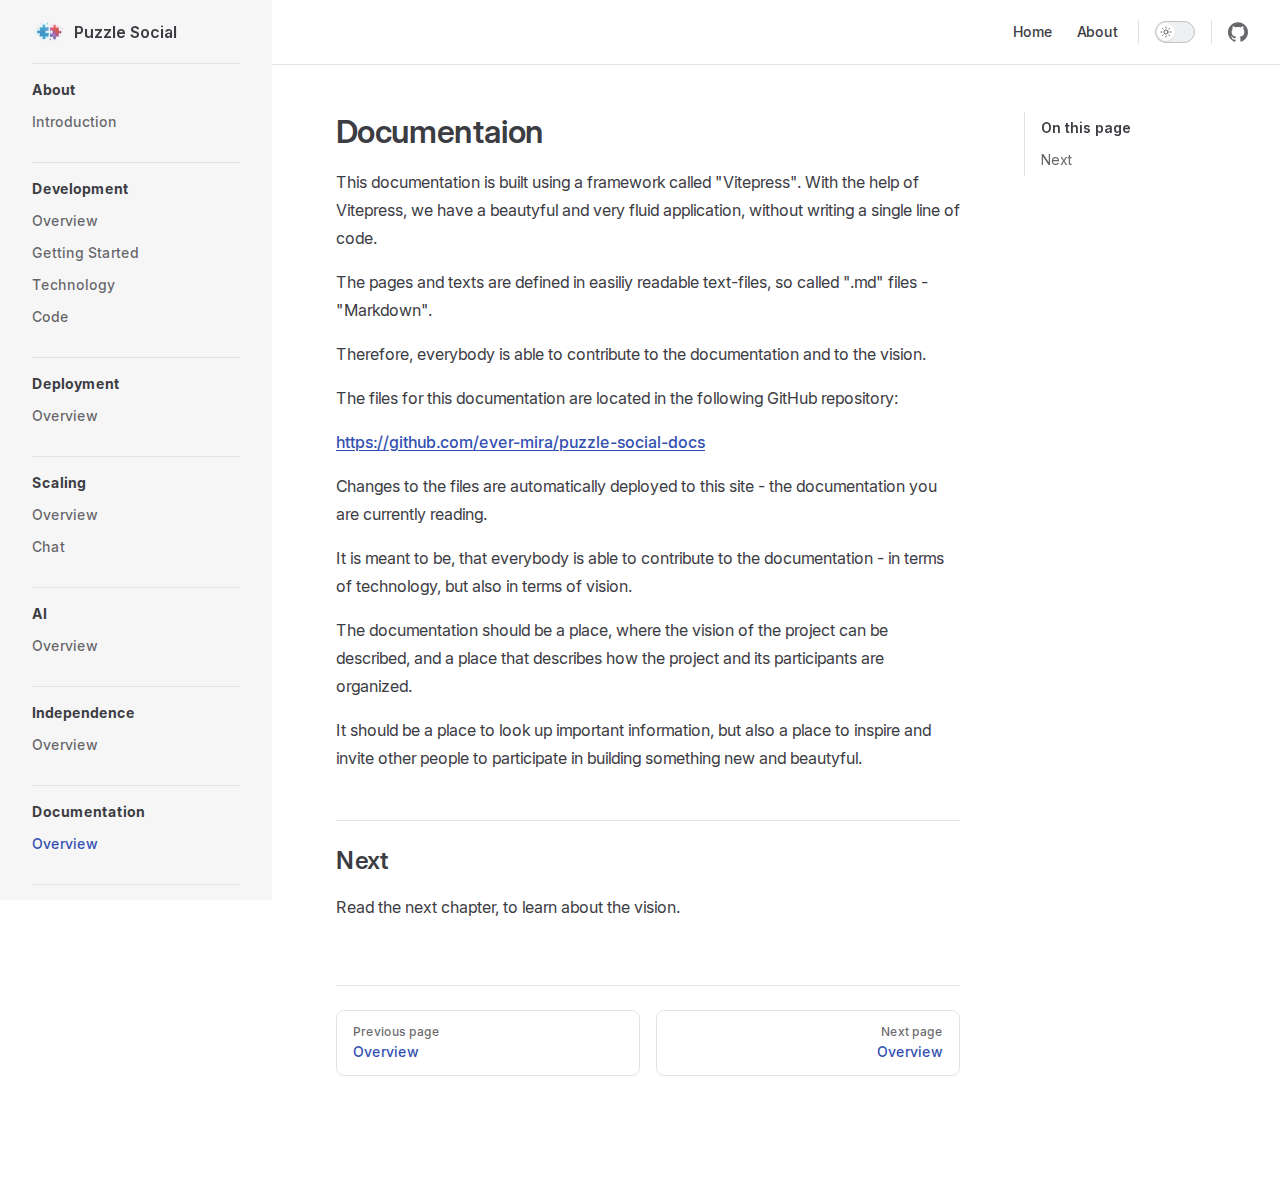
<file: documentation.html>
<!DOCTYPE html>
<html lang="en-US" dir="ltr">
  <head>
    <meta charset="utf-8">
    <meta name="viewport" content="width=device-width,initial-scale=1">
    <title>Documentaion | Puzzle Social</title>
    <meta name="description" content="Documentation">
    <meta name="generator" content="VitePress v1.5.0">
    <link rel="preload stylesheet" href="/assets/style.DzeqEvMz.css" as="style">
    <link rel="preload stylesheet" href="/vp-icons.css" as="style">
    
    <script type="module" src="/assets/app.CKHkjn_m.js"></script>
    <link rel="preload" href="/assets/inter-roman-latin.Di8DUHzh.woff2" as="font" type="font/woff2" crossorigin="">
    <link rel="modulepreload" href="/assets/chunks/theme.HzTJgZjO.js">
    <link rel="modulepreload" href="/assets/chunks/framework.nlCHK0Xf.js">
    <link rel="modulepreload" href="/assets/documentation.md.B1wdu_Nd.lean.js">
    <script id="check-dark-mode">(()=>{const e=localStorage.getItem("vitepress-theme-appearance")||"auto",a=window.matchMedia("(prefers-color-scheme: dark)").matches;(!e||e==="auto"?a:e==="dark")&&document.documentElement.classList.add("dark")})();</script>
    <script id="check-mac-os">document.documentElement.classList.toggle("mac",/Mac|iPhone|iPod|iPad/i.test(navigator.platform));</script>
  </head>
  <body>
    <div id="app"><div class="Layout" data-v-39b851b6><!--[--><!--]--><!--[--><span tabindex="-1" data-v-a06310ac></span><a href="#VPContent" class="VPSkipLink visually-hidden" data-v-a06310ac> Skip to content </a><!--]--><!----><header class="VPNav" data-v-39b851b6 data-v-1125fe0e><div class="VPNavBar" data-v-1125fe0e data-v-8c74a6bf><div class="wrapper" data-v-8c74a6bf><div class="container" data-v-8c74a6bf><div class="title" data-v-8c74a6bf><div class="VPNavBarTitle has-sidebar" data-v-8c74a6bf data-v-91ea8bb2><a class="title" href="/" data-v-91ea8bb2><!--[--><!--]--><!--[--><img class="VPImage logo" src="/puzzles.png" alt data-v-e838cdb3><!--]--><span data-v-91ea8bb2>Puzzle Social</span><!--[--><!--]--></a></div></div><div class="content" data-v-8c74a6bf><div class="content-body" data-v-8c74a6bf><!--[--><!--]--><div class="VPNavBarSearch search" data-v-8c74a6bf><!----></div><nav aria-labelledby="main-nav-aria-label" class="VPNavBarMenu menu" data-v-8c74a6bf data-v-d62dda7e><span id="main-nav-aria-label" class="visually-hidden" data-v-d62dda7e> Main Navigation </span><!--[--><!--[--><a class="VPLink link VPNavBarMenuLink" href="/" tabindex="0" data-v-d62dda7e data-v-f334ebb6><!--[--><span data-v-f334ebb6>Home</span><!--]--></a><!--]--><!--[--><a class="VPLink link VPNavBarMenuLink" href="/about.html" tabindex="0" data-v-d62dda7e data-v-f334ebb6><!--[--><span data-v-f334ebb6>About</span><!--]--></a><!--]--><!--]--></nav><!----><div class="VPNavBarAppearance appearance" data-v-8c74a6bf data-v-407d5c63><button class="VPSwitch VPSwitchAppearance" type="button" role="switch" title aria-checked="false" data-v-407d5c63 data-v-2994eab3 data-v-2ed556eb><span class="check" data-v-2ed556eb><span class="icon" data-v-2ed556eb><!--[--><span class="vpi-sun sun" data-v-2994eab3></span><span class="vpi-moon moon" data-v-2994eab3></span><!--]--></span></span></button></div><div class="VPSocialLinks VPNavBarSocialLinks social-links" data-v-8c74a6bf data-v-05a069e5 data-v-b299d3ce><!--[--><a class="VPSocialLink no-icon" href="https://github.com/ever-mira/puzzle-social" aria-label="github" target="_blank" rel="noopener" data-v-b299d3ce data-v-1dde8092><span class="vpi-social-github"></span></a><!--]--></div><div class="VPFlyout VPNavBarExtra extra" data-v-8c74a6bf data-v-d10923a3 data-v-f1cced18><button type="button" class="button" aria-haspopup="true" aria-expanded="false" aria-label="extra navigation" data-v-f1cced18><span class="vpi-more-horizontal icon" data-v-f1cced18></span></button><div class="menu" data-v-f1cced18><div class="VPMenu" data-v-f1cced18 data-v-b71e5dd0><!----><!--[--><!--[--><!----><div class="group" data-v-d10923a3><div class="item appearance" data-v-d10923a3><p class="label" data-v-d10923a3>Appearance</p><div class="appearance-action" data-v-d10923a3><button class="VPSwitch VPSwitchAppearance" type="button" role="switch" title aria-checked="false" data-v-d10923a3 data-v-2994eab3 data-v-2ed556eb><span class="check" data-v-2ed556eb><span class="icon" data-v-2ed556eb><!--[--><span class="vpi-sun sun" data-v-2994eab3></span><span class="vpi-moon moon" data-v-2994eab3></span><!--]--></span></span></button></div></div></div><div class="group" data-v-d10923a3><div class="item social-links" data-v-d10923a3><div class="VPSocialLinks social-links-list" data-v-d10923a3 data-v-b299d3ce><!--[--><a class="VPSocialLink no-icon" href="https://github.com/ever-mira/puzzle-social" aria-label="github" target="_blank" rel="noopener" data-v-b299d3ce data-v-1dde8092><span class="vpi-social-github"></span></a><!--]--></div></div></div><!--]--><!--]--></div></div></div><!--[--><!--]--><button type="button" class="VPNavBarHamburger hamburger" aria-label="mobile navigation" aria-expanded="false" aria-controls="VPNavScreen" data-v-8c74a6bf data-v-661d4f1a><span class="container" data-v-661d4f1a><span class="top" data-v-661d4f1a></span><span class="middle" data-v-661d4f1a></span><span class="bottom" data-v-661d4f1a></span></span></button></div></div></div></div><div class="divider" data-v-8c74a6bf><div class="divider-line" data-v-8c74a6bf></div></div></div><!----></header><div class="VPLocalNav has-sidebar empty" data-v-39b851b6 data-v-e758e1b7><div class="container" data-v-e758e1b7><button class="menu" aria-expanded="false" aria-controls="VPSidebarNav" data-v-e758e1b7><span class="vpi-align-left menu-icon" data-v-e758e1b7></span><span class="menu-text" data-v-e758e1b7>Menu</span></button><div class="VPLocalNavOutlineDropdown" style="--vp-vh:0px;" data-v-e758e1b7 data-v-ebf966df><button data-v-ebf966df>Return to top</button><!----></div></div></div><aside class="VPSidebar" data-v-39b851b6 data-v-6b9869d7><div class="curtain" data-v-6b9869d7></div><nav class="nav" id="VPSidebarNav" aria-labelledby="sidebar-aria-label" tabindex="-1" data-v-6b9869d7><span class="visually-hidden" id="sidebar-aria-label" data-v-6b9869d7> Sidebar Navigation </span><!--[--><!--]--><!--[--><div class="no-transition group" data-v-71286ee5><section class="VPSidebarItem level-0" data-v-71286ee5 data-v-877bfe94><div class="item" role="button" tabindex="0" data-v-877bfe94><div class="indicator" data-v-877bfe94></div><h2 class="text" data-v-877bfe94>About</h2><!----></div><div class="items" data-v-877bfe94><!--[--><div class="VPSidebarItem level-1 is-link" data-v-877bfe94 data-v-877bfe94><div class="item" data-v-877bfe94><div class="indicator" data-v-877bfe94></div><a class="VPLink link link" href="/about.html" data-v-877bfe94><!--[--><p class="text" data-v-877bfe94>Introduction</p><!--]--></a><!----></div><!----></div><!--]--></div></section></div><div class="no-transition group" data-v-71286ee5><section class="VPSidebarItem level-0" data-v-71286ee5 data-v-877bfe94><div class="item" role="button" tabindex="0" data-v-877bfe94><div class="indicator" data-v-877bfe94></div><h2 class="text" data-v-877bfe94>Development</h2><!----></div><div class="items" data-v-877bfe94><!--[--><div class="VPSidebarItem level-1 is-link" data-v-877bfe94 data-v-877bfe94><div class="item" data-v-877bfe94><div class="indicator" data-v-877bfe94></div><a class="VPLink link link" href="/overview.html" data-v-877bfe94><!--[--><p class="text" data-v-877bfe94>Overview</p><!--]--></a><!----></div><!----></div><div class="VPSidebarItem level-1 is-link" data-v-877bfe94 data-v-877bfe94><div class="item" data-v-877bfe94><div class="indicator" data-v-877bfe94></div><a class="VPLink link link" href="/getting-started.html" data-v-877bfe94><!--[--><p class="text" data-v-877bfe94>Getting Started</p><!--]--></a><!----></div><!----></div><div class="VPSidebarItem level-1 is-link" data-v-877bfe94 data-v-877bfe94><div class="item" data-v-877bfe94><div class="indicator" data-v-877bfe94></div><a class="VPLink link link" href="/technology.html" data-v-877bfe94><!--[--><p class="text" data-v-877bfe94>Technology</p><!--]--></a><!----></div><!----></div><div class="VPSidebarItem level-1 is-link" data-v-877bfe94 data-v-877bfe94><div class="item" data-v-877bfe94><div class="indicator" data-v-877bfe94></div><a class="VPLink link link" href="/code.html" data-v-877bfe94><!--[--><p class="text" data-v-877bfe94>Code</p><!--]--></a><!----></div><!----></div><!--]--></div></section></div><div class="no-transition group" data-v-71286ee5><section class="VPSidebarItem level-0" data-v-71286ee5 data-v-877bfe94><div class="item" role="button" tabindex="0" data-v-877bfe94><div class="indicator" data-v-877bfe94></div><h2 class="text" data-v-877bfe94>Deployment</h2><!----></div><div class="items" data-v-877bfe94><!--[--><div class="VPSidebarItem level-1 is-link" data-v-877bfe94 data-v-877bfe94><div class="item" data-v-877bfe94><div class="indicator" data-v-877bfe94></div><a class="VPLink link link" href="/deployment.html" data-v-877bfe94><!--[--><p class="text" data-v-877bfe94>Overview</p><!--]--></a><!----></div><!----></div><!--]--></div></section></div><div class="no-transition group" data-v-71286ee5><section class="VPSidebarItem level-0" data-v-71286ee5 data-v-877bfe94><div class="item" role="button" tabindex="0" data-v-877bfe94><div class="indicator" data-v-877bfe94></div><h2 class="text" data-v-877bfe94>Scaling</h2><!----></div><div class="items" data-v-877bfe94><!--[--><div class="VPSidebarItem level-1 is-link" data-v-877bfe94 data-v-877bfe94><div class="item" data-v-877bfe94><div class="indicator" data-v-877bfe94></div><a class="VPLink link link" href="/scaling.html" data-v-877bfe94><!--[--><p class="text" data-v-877bfe94>Overview</p><!--]--></a><!----></div><!----></div><div class="VPSidebarItem level-1 is-link" data-v-877bfe94 data-v-877bfe94><div class="item" data-v-877bfe94><div class="indicator" data-v-877bfe94></div><a class="VPLink link link" href="/chat.html" data-v-877bfe94><!--[--><p class="text" data-v-877bfe94>Chat</p><!--]--></a><!----></div><!----></div><!--]--></div></section></div><div class="no-transition group" data-v-71286ee5><section class="VPSidebarItem level-0" data-v-71286ee5 data-v-877bfe94><div class="item" role="button" tabindex="0" data-v-877bfe94><div class="indicator" data-v-877bfe94></div><h2 class="text" data-v-877bfe94>AI</h2><!----></div><div class="items" data-v-877bfe94><!--[--><div class="VPSidebarItem level-1 is-link" data-v-877bfe94 data-v-877bfe94><div class="item" data-v-877bfe94><div class="indicator" data-v-877bfe94></div><a class="VPLink link link" href="/ai.html" data-v-877bfe94><!--[--><p class="text" data-v-877bfe94>Overview</p><!--]--></a><!----></div><!----></div><!--]--></div></section></div><div class="no-transition group" data-v-71286ee5><section class="VPSidebarItem level-0" data-v-71286ee5 data-v-877bfe94><div class="item" role="button" tabindex="0" data-v-877bfe94><div class="indicator" data-v-877bfe94></div><h2 class="text" data-v-877bfe94>Independence</h2><!----></div><div class="items" data-v-877bfe94><!--[--><div class="VPSidebarItem level-1 is-link" data-v-877bfe94 data-v-877bfe94><div class="item" data-v-877bfe94><div class="indicator" data-v-877bfe94></div><a class="VPLink link link" href="/independence.html" data-v-877bfe94><!--[--><p class="text" data-v-877bfe94>Overview</p><!--]--></a><!----></div><!----></div><!--]--></div></section></div><div class="no-transition group" data-v-71286ee5><section class="VPSidebarItem level-0 has-active" data-v-71286ee5 data-v-877bfe94><div class="item" role="button" tabindex="0" data-v-877bfe94><div class="indicator" data-v-877bfe94></div><h2 class="text" data-v-877bfe94>Documentation</h2><!----></div><div class="items" data-v-877bfe94><!--[--><div class="VPSidebarItem level-1 is-link" data-v-877bfe94 data-v-877bfe94><div class="item" data-v-877bfe94><div class="indicator" data-v-877bfe94></div><a class="VPLink link link" href="/documentation.html" data-v-877bfe94><!--[--><p class="text" data-v-877bfe94>Overview</p><!--]--></a><!----></div><!----></div><!--]--></div></section></div><div class="no-transition group" data-v-71286ee5><section class="VPSidebarItem level-0" data-v-71286ee5 data-v-877bfe94><div class="item" role="button" tabindex="0" data-v-877bfe94><div class="indicator" data-v-877bfe94></div><h2 class="text" data-v-877bfe94>Vision</h2><!----></div><div class="items" data-v-877bfe94><!--[--><div class="VPSidebarItem level-1 is-link" data-v-877bfe94 data-v-877bfe94><div class="item" data-v-877bfe94><div class="indicator" data-v-877bfe94></div><a class="VPLink link link" href="/vision.html" data-v-877bfe94><!--[--><p class="text" data-v-877bfe94>Overview</p><!--]--></a><!----></div><!----></div><!--]--></div></section></div><!--]--><!--[--><!--]--></nav></aside><div class="VPContent has-sidebar" id="VPContent" data-v-39b851b6 data-v-cc09d6e0><div class="VPDoc has-sidebar has-aside" data-v-cc09d6e0 data-v-f87ade32><!--[--><!--]--><div class="container" data-v-f87ade32><div class="aside" data-v-f87ade32><div class="aside-curtain" data-v-f87ade32></div><div class="aside-container" data-v-f87ade32><div class="aside-content" data-v-f87ade32><div class="VPDocAside" data-v-f87ade32 data-v-c0d770e2><!--[--><!--]--><!--[--><!--]--><nav aria-labelledby="doc-outline-aria-label" class="VPDocAsideOutline" data-v-c0d770e2 data-v-154faa32><div class="content" data-v-154faa32><div class="outline-marker" data-v-154faa32></div><div aria-level="2" class="outline-title" id="doc-outline-aria-label" role="heading" data-v-154faa32>On this page</div><ul class="VPDocOutlineItem root" data-v-154faa32 data-v-a993366b><!--[--><!--]--></ul></div></nav><!--[--><!--]--><div class="spacer" data-v-c0d770e2></div><!--[--><!--]--><!----><!--[--><!--]--><!--[--><!--]--></div></div></div></div><div class="content" data-v-f87ade32><div class="content-container" data-v-f87ade32><!--[--><!--]--><main class="main" data-v-f87ade32><div style="position:relative;" class="vp-doc _documentation" data-v-f87ade32><div><h1 id="documentaion" tabindex="-1">Documentaion <a class="header-anchor" href="#documentaion" aria-label="Permalink to &quot;Documentaion&quot;">​</a></h1><p>This documentation is built using a framework called &quot;Vitepress&quot;. With the help of Vitepress, we have a beautyful and very fluid application, without writing a single line of code.</p><p>The pages and texts are defined in easiliy readable text-files, so called &quot;.md&quot; files - &quot;Markdown&quot;.</p><p>Therefore, everybody is able to contribute to the documentation and to the vision.</p><p>The files for this documentation are located in the following GitHub repository:</p><p><a href="https://github.com/ever-mira/puzzle-social-docs" target="_blank" rel="noreferrer">https://github.com/ever-mira/puzzle-social-docs</a></p><p>Changes to the files are automatically deployed to this site - the documentation you are currently reading.</p><p>It is meant to be, that everybody is able to contribute to the documentation - in terms of technology, but also in terms of vision.</p><p>The documentation should be a place, where the vision of the project can be described, and a place that describes how the project and its participants are organized.</p><p>It should be a place to look up important information, but also a place to inspire and invite other people to participate in building something new and beautyful.</p><h2 id="next" tabindex="-1">Next <a class="header-anchor" href="#next" aria-label="Permalink to &quot;Next&quot;">​</a></h2><p>Read the next chapter, to learn about the vision.</p></div></div></main><footer class="VPDocFooter" data-v-f87ade32 data-v-a287ad5f><!--[--><!--]--><!----><nav class="prev-next" aria-labelledby="doc-footer-aria-label" data-v-a287ad5f><span class="visually-hidden" id="doc-footer-aria-label" data-v-a287ad5f>Pager</span><div class="pager" data-v-a287ad5f><a class="VPLink link pager-link prev" href="/independence.html" data-v-a287ad5f><!--[--><span class="desc" data-v-a287ad5f>Previous page</span><span class="title" data-v-a287ad5f>Overview</span><!--]--></a></div><div class="pager" data-v-a287ad5f><a class="VPLink link pager-link next" href="/vision.html" data-v-a287ad5f><!--[--><span class="desc" data-v-a287ad5f>Next page</span><span class="title" data-v-a287ad5f>Overview</span><!--]--></a></div></nav></footer><!--[--><!--]--></div></div></div><!--[--><!--]--></div></div><!----><!--[--><!--]--></div></div>
    <script>window.__VP_HASH_MAP__=JSON.parse("{\"about.md\":\"DE8RqJZr\",\"ai.md\":\"D3wGc2Ie\",\"chat.md\":\"DtjuUU1D\",\"code.md\":\"BWOMAE8-\",\"deployment.md\":\"Cy3kxtdu\",\"documentation.md\":\"B1wdu_Nd\",\"getting-started.md\":\"DqfA1l7P\",\"independence.md\":\"CF4NGfja\",\"index.md\":\"BMMUJNVi\",\"overview.md\":\"CvpkIX1d\",\"scaling.md\":\"CBuzjVbk\",\"technology.md\":\"wJYJFhFs\",\"vision.md\":\"CPAqMG8e\"}");window.__VP_SITE_DATA__=JSON.parse("{\"lang\":\"en-US\",\"dir\":\"ltr\",\"title\":\"Puzzle Social\",\"description\":\"Documentation\",\"base\":\"/\",\"head\":[],\"router\":{\"prefetchLinks\":true},\"appearance\":true,\"themeConfig\":{\"nav\":[{\"text\":\"Home\",\"link\":\"/\"},{\"text\":\"About\",\"link\":\"/about\"}],\"sidebar\":[{\"text\":\"About\",\"items\":[{\"text\":\"Introduction\",\"link\":\"/about\"}]},{\"text\":\"Development\",\"items\":[{\"text\":\"Overview\",\"link\":\"/overview\"},{\"text\":\"Getting Started\",\"link\":\"/getting-started\"},{\"text\":\"Technology\",\"link\":\"/technology\"},{\"text\":\"Code\",\"link\":\"/code\"}]},{\"text\":\"Deployment\",\"items\":[{\"text\":\"Overview\",\"link\":\"/deployment\"}]},{\"text\":\"Scaling\",\"items\":[{\"text\":\"Overview\",\"link\":\"/scaling\"},{\"text\":\"Chat\",\"link\":\"/chat\"}]},{\"text\":\"AI\",\"items\":[{\"text\":\"Overview\",\"link\":\"/ai\"}]},{\"text\":\"Independence\",\"items\":[{\"text\":\"Overview\",\"link\":\"/independence\"}]},{\"text\":\"Documentation\",\"items\":[{\"text\":\"Overview\",\"link\":\"/documentation\"}]},{\"text\":\"Vision\",\"items\":[{\"text\":\"Overview\",\"link\":\"/vision\"}]}],\"socialLinks\":[{\"icon\":\"github\",\"link\":\"https://github.com/ever-mira/puzzle-social\"}],\"logo\":\"/puzzles.png\"},\"locales\":{},\"scrollOffset\":134,\"cleanUrls\":false}");</script>
    
  </body>
</html>
</file>
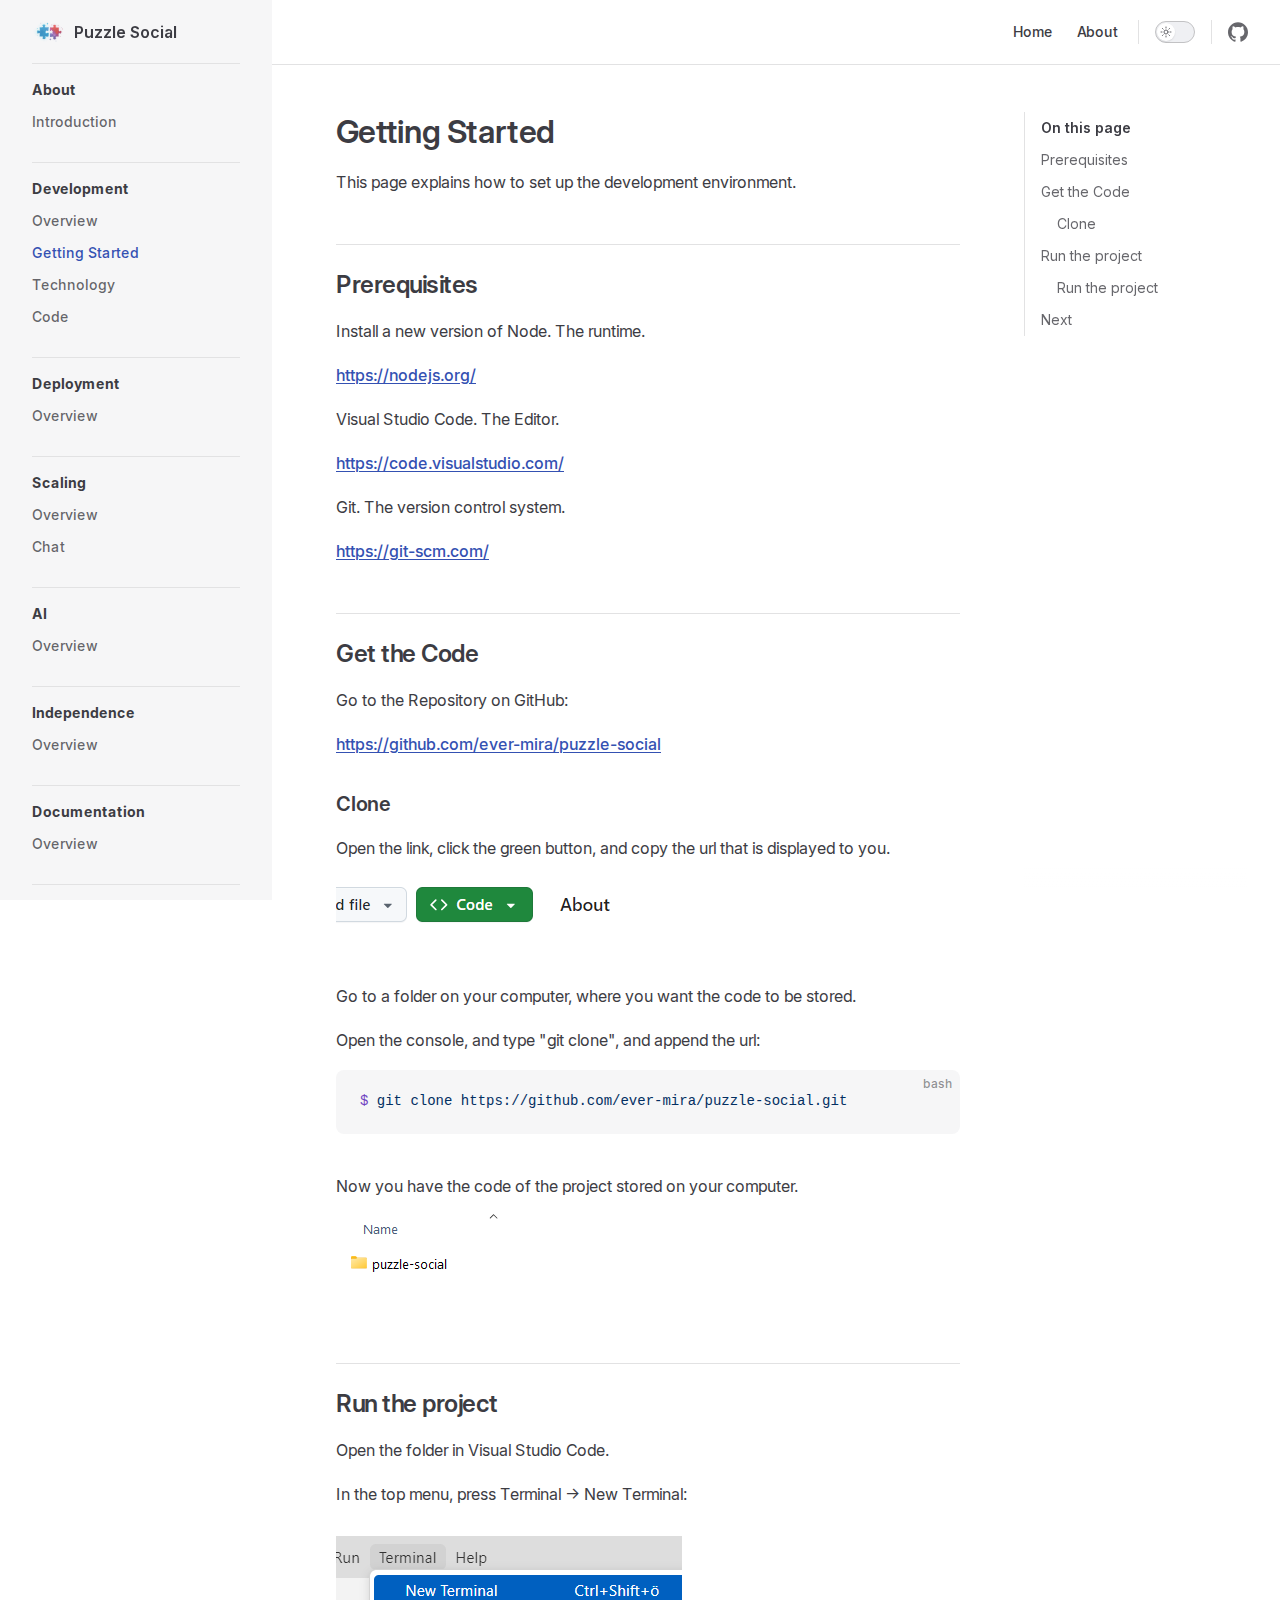
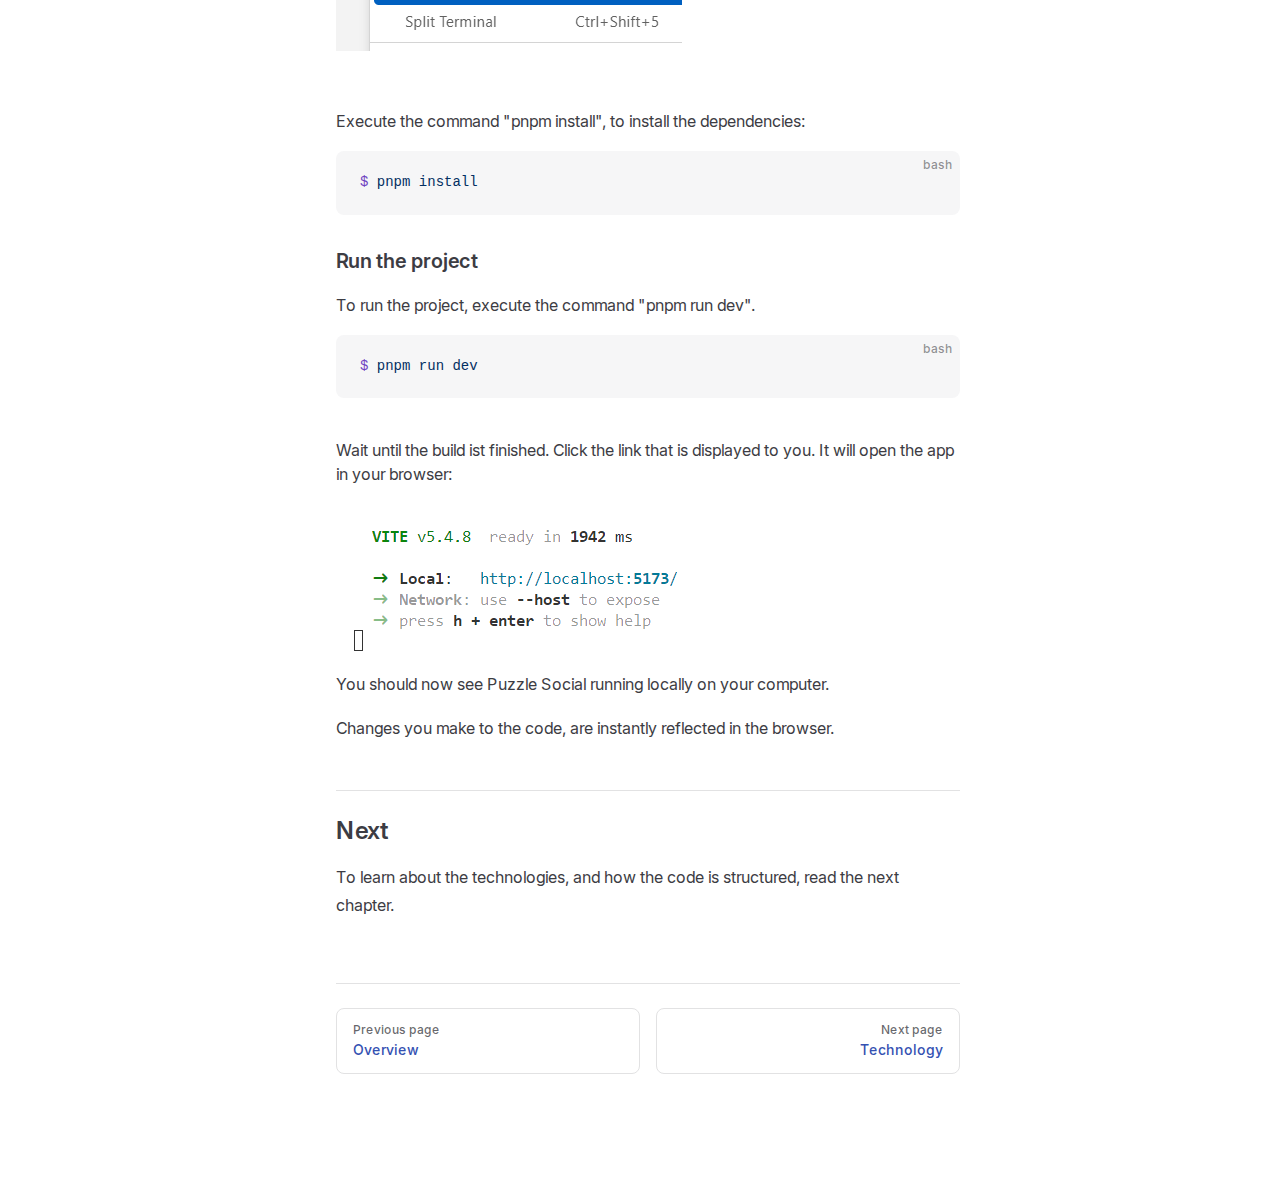
<file: getting-started.html>
<!DOCTYPE html>
<html lang="en-US" dir="ltr">
  <head>
    <meta charset="utf-8">
    <meta name="viewport" content="width=device-width,initial-scale=1">
    <title>Getting Started | Puzzle Social</title>
    <meta name="description" content="Documentation">
    <meta name="generator" content="VitePress v1.5.0">
    <link rel="preload stylesheet" href="/assets/style.DzeqEvMz.css" as="style">
    <link rel="preload stylesheet" href="/vp-icons.css" as="style">
    
    <script type="module" src="/assets/app.CKHkjn_m.js"></script>
    <link rel="preload" href="/assets/inter-roman-latin.Di8DUHzh.woff2" as="font" type="font/woff2" crossorigin="">
    <link rel="modulepreload" href="/assets/chunks/theme.HzTJgZjO.js">
    <link rel="modulepreload" href="/assets/chunks/framework.nlCHK0Xf.js">
    <link rel="modulepreload" href="/assets/getting-started.md.DqfA1l7P.lean.js">
    <script id="check-dark-mode">(()=>{const e=localStorage.getItem("vitepress-theme-appearance")||"auto",a=window.matchMedia("(prefers-color-scheme: dark)").matches;(!e||e==="auto"?a:e==="dark")&&document.documentElement.classList.add("dark")})();</script>
    <script id="check-mac-os">document.documentElement.classList.toggle("mac",/Mac|iPhone|iPod|iPad/i.test(navigator.platform));</script>
  </head>
  <body>
    <div id="app"><div class="Layout" data-v-39b851b6><!--[--><!--]--><!--[--><span tabindex="-1" data-v-a06310ac></span><a href="#VPContent" class="VPSkipLink visually-hidden" data-v-a06310ac> Skip to content </a><!--]--><!----><header class="VPNav" data-v-39b851b6 data-v-1125fe0e><div class="VPNavBar" data-v-1125fe0e data-v-8c74a6bf><div class="wrapper" data-v-8c74a6bf><div class="container" data-v-8c74a6bf><div class="title" data-v-8c74a6bf><div class="VPNavBarTitle has-sidebar" data-v-8c74a6bf data-v-91ea8bb2><a class="title" href="/" data-v-91ea8bb2><!--[--><!--]--><!--[--><img class="VPImage logo" src="/puzzles.png" alt data-v-e838cdb3><!--]--><span data-v-91ea8bb2>Puzzle Social</span><!--[--><!--]--></a></div></div><div class="content" data-v-8c74a6bf><div class="content-body" data-v-8c74a6bf><!--[--><!--]--><div class="VPNavBarSearch search" data-v-8c74a6bf><!----></div><nav aria-labelledby="main-nav-aria-label" class="VPNavBarMenu menu" data-v-8c74a6bf data-v-d62dda7e><span id="main-nav-aria-label" class="visually-hidden" data-v-d62dda7e> Main Navigation </span><!--[--><!--[--><a class="VPLink link VPNavBarMenuLink" href="/" tabindex="0" data-v-d62dda7e data-v-f334ebb6><!--[--><span data-v-f334ebb6>Home</span><!--]--></a><!--]--><!--[--><a class="VPLink link VPNavBarMenuLink" href="/about.html" tabindex="0" data-v-d62dda7e data-v-f334ebb6><!--[--><span data-v-f334ebb6>About</span><!--]--></a><!--]--><!--]--></nav><!----><div class="VPNavBarAppearance appearance" data-v-8c74a6bf data-v-407d5c63><button class="VPSwitch VPSwitchAppearance" type="button" role="switch" title aria-checked="false" data-v-407d5c63 data-v-2994eab3 data-v-2ed556eb><span class="check" data-v-2ed556eb><span class="icon" data-v-2ed556eb><!--[--><span class="vpi-sun sun" data-v-2994eab3></span><span class="vpi-moon moon" data-v-2994eab3></span><!--]--></span></span></button></div><div class="VPSocialLinks VPNavBarSocialLinks social-links" data-v-8c74a6bf data-v-05a069e5 data-v-b299d3ce><!--[--><a class="VPSocialLink no-icon" href="https://github.com/ever-mira/puzzle-social" aria-label="github" target="_blank" rel="noopener" data-v-b299d3ce data-v-1dde8092><span class="vpi-social-github"></span></a><!--]--></div><div class="VPFlyout VPNavBarExtra extra" data-v-8c74a6bf data-v-d10923a3 data-v-f1cced18><button type="button" class="button" aria-haspopup="true" aria-expanded="false" aria-label="extra navigation" data-v-f1cced18><span class="vpi-more-horizontal icon" data-v-f1cced18></span></button><div class="menu" data-v-f1cced18><div class="VPMenu" data-v-f1cced18 data-v-b71e5dd0><!----><!--[--><!--[--><!----><div class="group" data-v-d10923a3><div class="item appearance" data-v-d10923a3><p class="label" data-v-d10923a3>Appearance</p><div class="appearance-action" data-v-d10923a3><button class="VPSwitch VPSwitchAppearance" type="button" role="switch" title aria-checked="false" data-v-d10923a3 data-v-2994eab3 data-v-2ed556eb><span class="check" data-v-2ed556eb><span class="icon" data-v-2ed556eb><!--[--><span class="vpi-sun sun" data-v-2994eab3></span><span class="vpi-moon moon" data-v-2994eab3></span><!--]--></span></span></button></div></div></div><div class="group" data-v-d10923a3><div class="item social-links" data-v-d10923a3><div class="VPSocialLinks social-links-list" data-v-d10923a3 data-v-b299d3ce><!--[--><a class="VPSocialLink no-icon" href="https://github.com/ever-mira/puzzle-social" aria-label="github" target="_blank" rel="noopener" data-v-b299d3ce data-v-1dde8092><span class="vpi-social-github"></span></a><!--]--></div></div></div><!--]--><!--]--></div></div></div><!--[--><!--]--><button type="button" class="VPNavBarHamburger hamburger" aria-label="mobile navigation" aria-expanded="false" aria-controls="VPNavScreen" data-v-8c74a6bf data-v-661d4f1a><span class="container" data-v-661d4f1a><span class="top" data-v-661d4f1a></span><span class="middle" data-v-661d4f1a></span><span class="bottom" data-v-661d4f1a></span></span></button></div></div></div></div><div class="divider" data-v-8c74a6bf><div class="divider-line" data-v-8c74a6bf></div></div></div><!----></header><div class="VPLocalNav has-sidebar empty" data-v-39b851b6 data-v-e758e1b7><div class="container" data-v-e758e1b7><button class="menu" aria-expanded="false" aria-controls="VPSidebarNav" data-v-e758e1b7><span class="vpi-align-left menu-icon" data-v-e758e1b7></span><span class="menu-text" data-v-e758e1b7>Menu</span></button><div class="VPLocalNavOutlineDropdown" style="--vp-vh:0px;" data-v-e758e1b7 data-v-ebf966df><button data-v-ebf966df>Return to top</button><!----></div></div></div><aside class="VPSidebar" data-v-39b851b6 data-v-6b9869d7><div class="curtain" data-v-6b9869d7></div><nav class="nav" id="VPSidebarNav" aria-labelledby="sidebar-aria-label" tabindex="-1" data-v-6b9869d7><span class="visually-hidden" id="sidebar-aria-label" data-v-6b9869d7> Sidebar Navigation </span><!--[--><!--]--><!--[--><div class="no-transition group" data-v-71286ee5><section class="VPSidebarItem level-0" data-v-71286ee5 data-v-877bfe94><div class="item" role="button" tabindex="0" data-v-877bfe94><div class="indicator" data-v-877bfe94></div><h2 class="text" data-v-877bfe94>About</h2><!----></div><div class="items" data-v-877bfe94><!--[--><div class="VPSidebarItem level-1 is-link" data-v-877bfe94 data-v-877bfe94><div class="item" data-v-877bfe94><div class="indicator" data-v-877bfe94></div><a class="VPLink link link" href="/about.html" data-v-877bfe94><!--[--><p class="text" data-v-877bfe94>Introduction</p><!--]--></a><!----></div><!----></div><!--]--></div></section></div><div class="no-transition group" data-v-71286ee5><section class="VPSidebarItem level-0 has-active" data-v-71286ee5 data-v-877bfe94><div class="item" role="button" tabindex="0" data-v-877bfe94><div class="indicator" data-v-877bfe94></div><h2 class="text" data-v-877bfe94>Development</h2><!----></div><div class="items" data-v-877bfe94><!--[--><div class="VPSidebarItem level-1 is-link" data-v-877bfe94 data-v-877bfe94><div class="item" data-v-877bfe94><div class="indicator" data-v-877bfe94></div><a class="VPLink link link" href="/overview.html" data-v-877bfe94><!--[--><p class="text" data-v-877bfe94>Overview</p><!--]--></a><!----></div><!----></div><div class="VPSidebarItem level-1 is-link" data-v-877bfe94 data-v-877bfe94><div class="item" data-v-877bfe94><div class="indicator" data-v-877bfe94></div><a class="VPLink link link" href="/getting-started.html" data-v-877bfe94><!--[--><p class="text" data-v-877bfe94>Getting Started</p><!--]--></a><!----></div><!----></div><div class="VPSidebarItem level-1 is-link" data-v-877bfe94 data-v-877bfe94><div class="item" data-v-877bfe94><div class="indicator" data-v-877bfe94></div><a class="VPLink link link" href="/technology.html" data-v-877bfe94><!--[--><p class="text" data-v-877bfe94>Technology</p><!--]--></a><!----></div><!----></div><div class="VPSidebarItem level-1 is-link" data-v-877bfe94 data-v-877bfe94><div class="item" data-v-877bfe94><div class="indicator" data-v-877bfe94></div><a class="VPLink link link" href="/code.html" data-v-877bfe94><!--[--><p class="text" data-v-877bfe94>Code</p><!--]--></a><!----></div><!----></div><!--]--></div></section></div><div class="no-transition group" data-v-71286ee5><section class="VPSidebarItem level-0" data-v-71286ee5 data-v-877bfe94><div class="item" role="button" tabindex="0" data-v-877bfe94><div class="indicator" data-v-877bfe94></div><h2 class="text" data-v-877bfe94>Deployment</h2><!----></div><div class="items" data-v-877bfe94><!--[--><div class="VPSidebarItem level-1 is-link" data-v-877bfe94 data-v-877bfe94><div class="item" data-v-877bfe94><div class="indicator" data-v-877bfe94></div><a class="VPLink link link" href="/deployment.html" data-v-877bfe94><!--[--><p class="text" data-v-877bfe94>Overview</p><!--]--></a><!----></div><!----></div><!--]--></div></section></div><div class="no-transition group" data-v-71286ee5><section class="VPSidebarItem level-0" data-v-71286ee5 data-v-877bfe94><div class="item" role="button" tabindex="0" data-v-877bfe94><div class="indicator" data-v-877bfe94></div><h2 class="text" data-v-877bfe94>Scaling</h2><!----></div><div class="items" data-v-877bfe94><!--[--><div class="VPSidebarItem level-1 is-link" data-v-877bfe94 data-v-877bfe94><div class="item" data-v-877bfe94><div class="indicator" data-v-877bfe94></div><a class="VPLink link link" href="/scaling.html" data-v-877bfe94><!--[--><p class="text" data-v-877bfe94>Overview</p><!--]--></a><!----></div><!----></div><div class="VPSidebarItem level-1 is-link" data-v-877bfe94 data-v-877bfe94><div class="item" data-v-877bfe94><div class="indicator" data-v-877bfe94></div><a class="VPLink link link" href="/chat.html" data-v-877bfe94><!--[--><p class="text" data-v-877bfe94>Chat</p><!--]--></a><!----></div><!----></div><!--]--></div></section></div><div class="no-transition group" data-v-71286ee5><section class="VPSidebarItem level-0" data-v-71286ee5 data-v-877bfe94><div class="item" role="button" tabindex="0" data-v-877bfe94><div class="indicator" data-v-877bfe94></div><h2 class="text" data-v-877bfe94>AI</h2><!----></div><div class="items" data-v-877bfe94><!--[--><div class="VPSidebarItem level-1 is-link" data-v-877bfe94 data-v-877bfe94><div class="item" data-v-877bfe94><div class="indicator" data-v-877bfe94></div><a class="VPLink link link" href="/ai.html" data-v-877bfe94><!--[--><p class="text" data-v-877bfe94>Overview</p><!--]--></a><!----></div><!----></div><!--]--></div></section></div><div class="no-transition group" data-v-71286ee5><section class="VPSidebarItem level-0" data-v-71286ee5 data-v-877bfe94><div class="item" role="button" tabindex="0" data-v-877bfe94><div class="indicator" data-v-877bfe94></div><h2 class="text" data-v-877bfe94>Independence</h2><!----></div><div class="items" data-v-877bfe94><!--[--><div class="VPSidebarItem level-1 is-link" data-v-877bfe94 data-v-877bfe94><div class="item" data-v-877bfe94><div class="indicator" data-v-877bfe94></div><a class="VPLink link link" href="/independence.html" data-v-877bfe94><!--[--><p class="text" data-v-877bfe94>Overview</p><!--]--></a><!----></div><!----></div><!--]--></div></section></div><div class="no-transition group" data-v-71286ee5><section class="VPSidebarItem level-0" data-v-71286ee5 data-v-877bfe94><div class="item" role="button" tabindex="0" data-v-877bfe94><div class="indicator" data-v-877bfe94></div><h2 class="text" data-v-877bfe94>Documentation</h2><!----></div><div class="items" data-v-877bfe94><!--[--><div class="VPSidebarItem level-1 is-link" data-v-877bfe94 data-v-877bfe94><div class="item" data-v-877bfe94><div class="indicator" data-v-877bfe94></div><a class="VPLink link link" href="/documentation.html" data-v-877bfe94><!--[--><p class="text" data-v-877bfe94>Overview</p><!--]--></a><!----></div><!----></div><!--]--></div></section></div><div class="no-transition group" data-v-71286ee5><section class="VPSidebarItem level-0" data-v-71286ee5 data-v-877bfe94><div class="item" role="button" tabindex="0" data-v-877bfe94><div class="indicator" data-v-877bfe94></div><h2 class="text" data-v-877bfe94>Vision</h2><!----></div><div class="items" data-v-877bfe94><!--[--><div class="VPSidebarItem level-1 is-link" data-v-877bfe94 data-v-877bfe94><div class="item" data-v-877bfe94><div class="indicator" data-v-877bfe94></div><a class="VPLink link link" href="/vision.html" data-v-877bfe94><!--[--><p class="text" data-v-877bfe94>Overview</p><!--]--></a><!----></div><!----></div><!--]--></div></section></div><!--]--><!--[--><!--]--></nav></aside><div class="VPContent has-sidebar" id="VPContent" data-v-39b851b6 data-v-cc09d6e0><div class="VPDoc has-sidebar has-aside" data-v-cc09d6e0 data-v-f87ade32><!--[--><!--]--><div class="container" data-v-f87ade32><div class="aside" data-v-f87ade32><div class="aside-curtain" data-v-f87ade32></div><div class="aside-container" data-v-f87ade32><div class="aside-content" data-v-f87ade32><div class="VPDocAside" data-v-f87ade32 data-v-c0d770e2><!--[--><!--]--><!--[--><!--]--><nav aria-labelledby="doc-outline-aria-label" class="VPDocAsideOutline" data-v-c0d770e2 data-v-154faa32><div class="content" data-v-154faa32><div class="outline-marker" data-v-154faa32></div><div aria-level="2" class="outline-title" id="doc-outline-aria-label" role="heading" data-v-154faa32>On this page</div><ul class="VPDocOutlineItem root" data-v-154faa32 data-v-a993366b><!--[--><!--]--></ul></div></nav><!--[--><!--]--><div class="spacer" data-v-c0d770e2></div><!--[--><!--]--><!----><!--[--><!--]--><!--[--><!--]--></div></div></div></div><div class="content" data-v-f87ade32><div class="content-container" data-v-f87ade32><!--[--><!--]--><main class="main" data-v-f87ade32><div style="position:relative;" class="vp-doc _getting-started" data-v-f87ade32><div><h1 id="getting-started" tabindex="-1">Getting Started <a class="header-anchor" href="#getting-started" aria-label="Permalink to &quot;Getting Started&quot;">​</a></h1><p>This page explains how to set up the development environment.</p><h2 id="prerequisites" tabindex="-1">Prerequisites <a class="header-anchor" href="#prerequisites" aria-label="Permalink to &quot;Prerequisites&quot;">​</a></h2><p>Install a new version of Node. The runtime.</p><p><a href="https://nodejs.org/" target="_blank" rel="noreferrer">https://nodejs.org/</a></p><p>Visual Studio Code. The Editor.</p><p><a href="https://code.visualstudio.com/" target="_blank" rel="noreferrer">https://code.visualstudio.com/</a></p><p>Git. The version control system.</p><p><a href="https://git-scm.com/" target="_blank" rel="noreferrer">https://git-scm.com/</a></p><h2 id="get-the-code" tabindex="-1">Get the Code <a class="header-anchor" href="#get-the-code" aria-label="Permalink to &quot;Get the Code&quot;">​</a></h2><p>Go to the Repository on GitHub:</p><p><a href="https://github.com/ever-mira/puzzle-social" target="_blank" rel="noreferrer">https://github.com/ever-mira/puzzle-social</a></p><h3 id="clone" tabindex="-1">Clone <a class="header-anchor" href="#clone" aria-label="Permalink to &quot;Clone&quot;">​</a></h3><p>Open the link, click the green button, and copy the url that is displayed to you. <img src="[data-uri]" alt=""><br></p><p>Go to a folder on your computer, where you want the code to be stored.</p><p>Open the console, and type &quot;git clone&quot;, and append the url:</p><div class="language-bash vp-adaptive-theme"><button title="Copy Code" class="copy"></button><span class="lang">bash</span><pre class="shiki shiki-themes github-light github-dark vp-code" tabindex="0"><code><span class="line"><span style="--shiki-light:#6F42C1;--shiki-dark:#B392F0;">$</span><span style="--shiki-light:#032F62;--shiki-dark:#9ECBFF;"> git</span><span style="--shiki-light:#032F62;--shiki-dark:#9ECBFF;"> clone</span><span style="--shiki-light:#032F62;--shiki-dark:#9ECBFF;"> https://github.com/ever-mira/puzzle-social.git</span></span></code></pre></div><br> Now you have the code of the project stored on your computer. <p><img src="[data-uri]" alt=""></p><h2 id="run-the-project" tabindex="-1">Run the project <a class="header-anchor" href="#run-the-project" aria-label="Permalink to &quot;Run the project&quot;">​</a></h2><p>Open the folder in Visual Studio Code.</p><p>In the top menu, press Terminal -&gt; New Terminal: <br><br><img src="/assets/terminal.NNn6qbWn.png" alt=""><br><br> Execute the command &quot;pnpm install&quot;, to install the dependencies:</p><div class="language-bash vp-adaptive-theme"><button title="Copy Code" class="copy"></button><span class="lang">bash</span><pre class="shiki shiki-themes github-light github-dark vp-code" tabindex="0"><code><span class="line"><span style="--shiki-light:#6F42C1;--shiki-dark:#B392F0;">$</span><span style="--shiki-light:#032F62;--shiki-dark:#9ECBFF;"> pnpm</span><span style="--shiki-light:#032F62;--shiki-dark:#9ECBFF;"> install</span></span></code></pre></div><h3 id="run-the-project-1" tabindex="-1">Run the project <a class="header-anchor" href="#run-the-project-1" aria-label="Permalink to &quot;Run the project&quot;">​</a></h3><p>To run the project, execute the command &quot;pnpm run dev&quot;.</p><div class="language-bash vp-adaptive-theme"><button title="Copy Code" class="copy"></button><span class="lang">bash</span><pre class="shiki shiki-themes github-light github-dark vp-code" tabindex="0"><code><span class="line"><span style="--shiki-light:#6F42C1;--shiki-dark:#B392F0;">$</span><span style="--shiki-light:#032F62;--shiki-dark:#9ECBFF;"> pnpm</span><span style="--shiki-light:#032F62;--shiki-dark:#9ECBFF;"> run</span><span style="--shiki-light:#032F62;--shiki-dark:#9ECBFF;"> dev</span></span></code></pre></div><br> Wait until the build ist finished. Click the link that is displayed to you. It will open the app in your browser: <p><img src="/assets/vite.CvWjnF9T.png" alt=""></p><p>You should now see Puzzle Social running locally on your computer.</p><p>Changes you make to the code, are instantly reflected in the browser.</p><h2 id="next" tabindex="-1">Next <a class="header-anchor" href="#next" aria-label="Permalink to &quot;Next&quot;">​</a></h2><p>To learn about the technologies, and how the code is structured, read the next chapter.</p></div></div></main><footer class="VPDocFooter" data-v-f87ade32 data-v-a287ad5f><!--[--><!--]--><!----><nav class="prev-next" aria-labelledby="doc-footer-aria-label" data-v-a287ad5f><span class="visually-hidden" id="doc-footer-aria-label" data-v-a287ad5f>Pager</span><div class="pager" data-v-a287ad5f><a class="VPLink link pager-link prev" href="/overview.html" data-v-a287ad5f><!--[--><span class="desc" data-v-a287ad5f>Previous page</span><span class="title" data-v-a287ad5f>Overview</span><!--]--></a></div><div class="pager" data-v-a287ad5f><a class="VPLink link pager-link next" href="/technology.html" data-v-a287ad5f><!--[--><span class="desc" data-v-a287ad5f>Next page</span><span class="title" data-v-a287ad5f>Technology</span><!--]--></a></div></nav></footer><!--[--><!--]--></div></div></div><!--[--><!--]--></div></div><!----><!--[--><!--]--></div></div>
    <script>window.__VP_HASH_MAP__=JSON.parse("{\"about.md\":\"DE8RqJZr\",\"ai.md\":\"D3wGc2Ie\",\"chat.md\":\"DtjuUU1D\",\"code.md\":\"BWOMAE8-\",\"deployment.md\":\"Cy3kxtdu\",\"documentation.md\":\"B1wdu_Nd\",\"getting-started.md\":\"DqfA1l7P\",\"independence.md\":\"CF4NGfja\",\"index.md\":\"BMMUJNVi\",\"overview.md\":\"CvpkIX1d\",\"scaling.md\":\"CBuzjVbk\",\"technology.md\":\"wJYJFhFs\",\"vision.md\":\"CPAqMG8e\"}");window.__VP_SITE_DATA__=JSON.parse("{\"lang\":\"en-US\",\"dir\":\"ltr\",\"title\":\"Puzzle Social\",\"description\":\"Documentation\",\"base\":\"/\",\"head\":[],\"router\":{\"prefetchLinks\":true},\"appearance\":true,\"themeConfig\":{\"nav\":[{\"text\":\"Home\",\"link\":\"/\"},{\"text\":\"About\",\"link\":\"/about\"}],\"sidebar\":[{\"text\":\"About\",\"items\":[{\"text\":\"Introduction\",\"link\":\"/about\"}]},{\"text\":\"Development\",\"items\":[{\"text\":\"Overview\",\"link\":\"/overview\"},{\"text\":\"Getting Started\",\"link\":\"/getting-started\"},{\"text\":\"Technology\",\"link\":\"/technology\"},{\"text\":\"Code\",\"link\":\"/code\"}]},{\"text\":\"Deployment\",\"items\":[{\"text\":\"Overview\",\"link\":\"/deployment\"}]},{\"text\":\"Scaling\",\"items\":[{\"text\":\"Overview\",\"link\":\"/scaling\"},{\"text\":\"Chat\",\"link\":\"/chat\"}]},{\"text\":\"AI\",\"items\":[{\"text\":\"Overview\",\"link\":\"/ai\"}]},{\"text\":\"Independence\",\"items\":[{\"text\":\"Overview\",\"link\":\"/independence\"}]},{\"text\":\"Documentation\",\"items\":[{\"text\":\"Overview\",\"link\":\"/documentation\"}]},{\"text\":\"Vision\",\"items\":[{\"text\":\"Overview\",\"link\":\"/vision\"}]}],\"socialLinks\":[{\"icon\":\"github\",\"link\":\"https://github.com/ever-mira/puzzle-social\"}],\"logo\":\"/puzzles.png\"},\"locales\":{},\"scrollOffset\":134,\"cleanUrls\":false}");</script>
    
  </body>
</html>
</file>
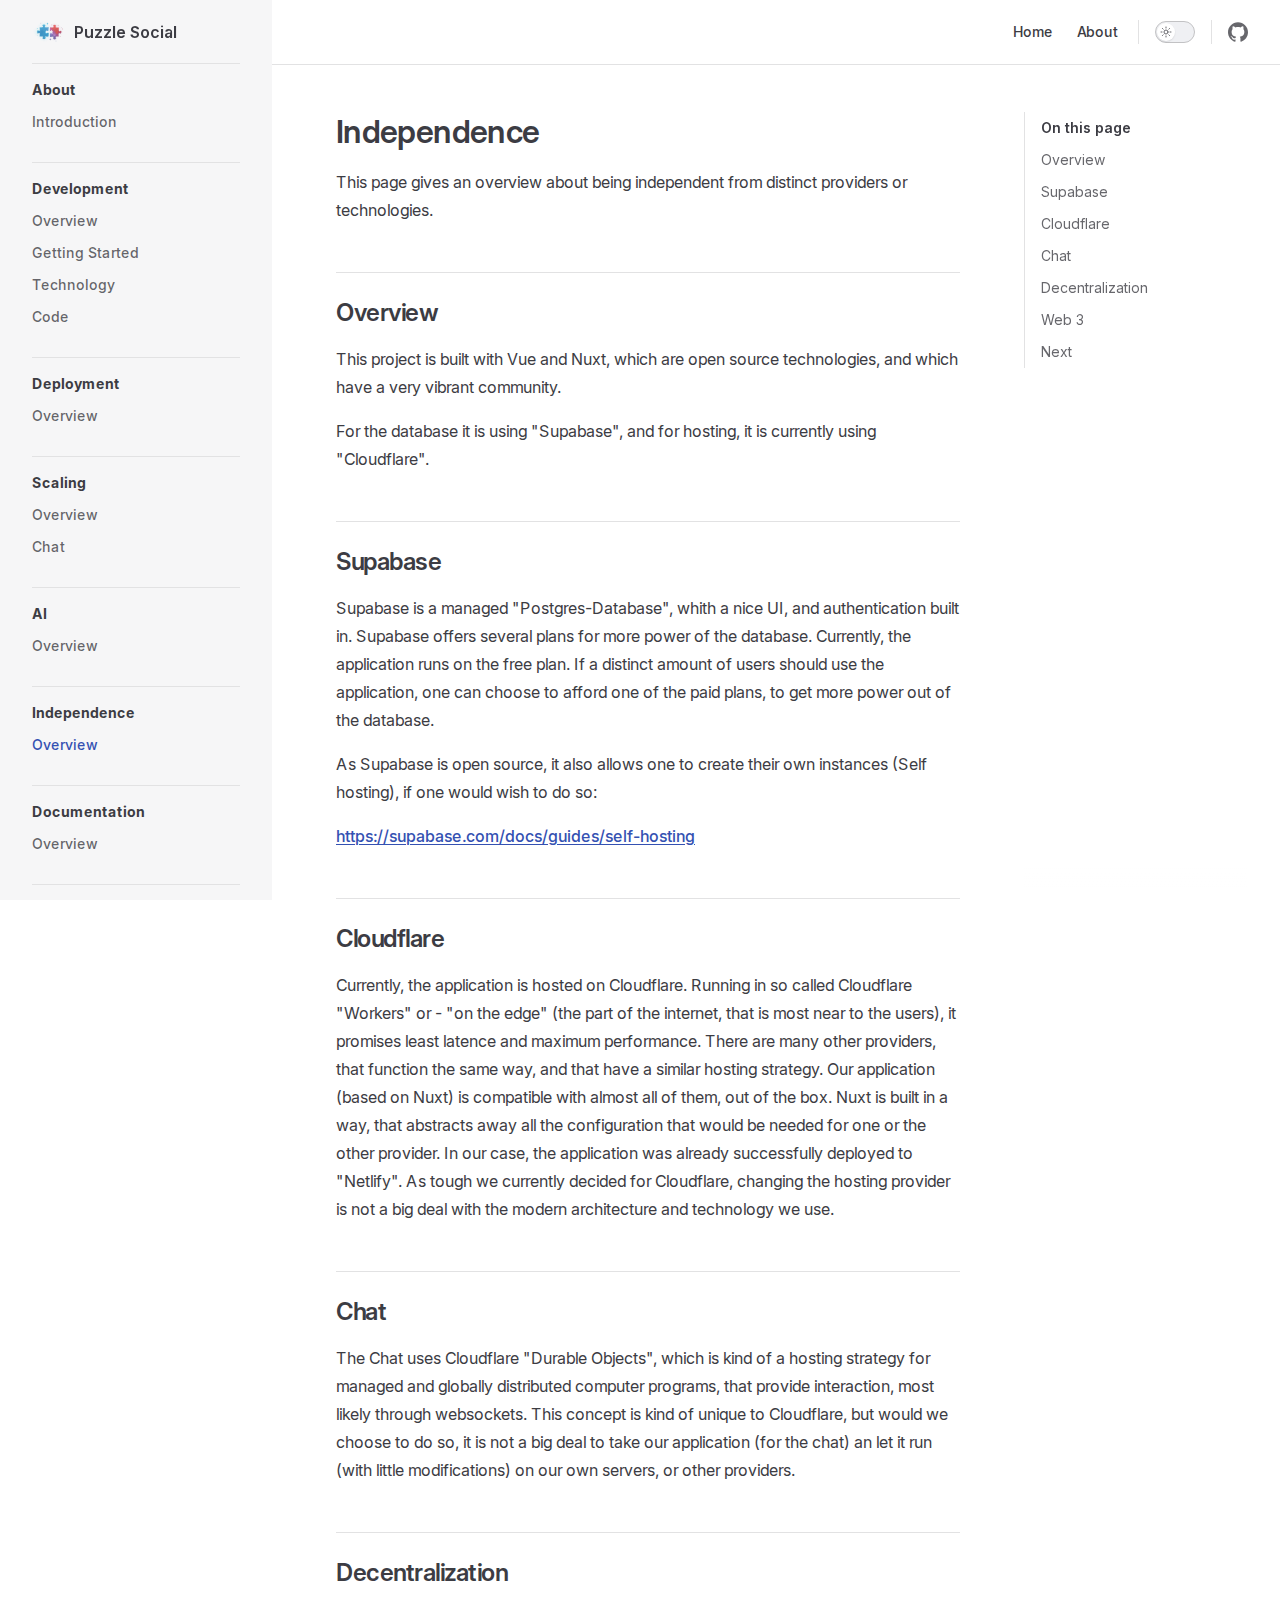
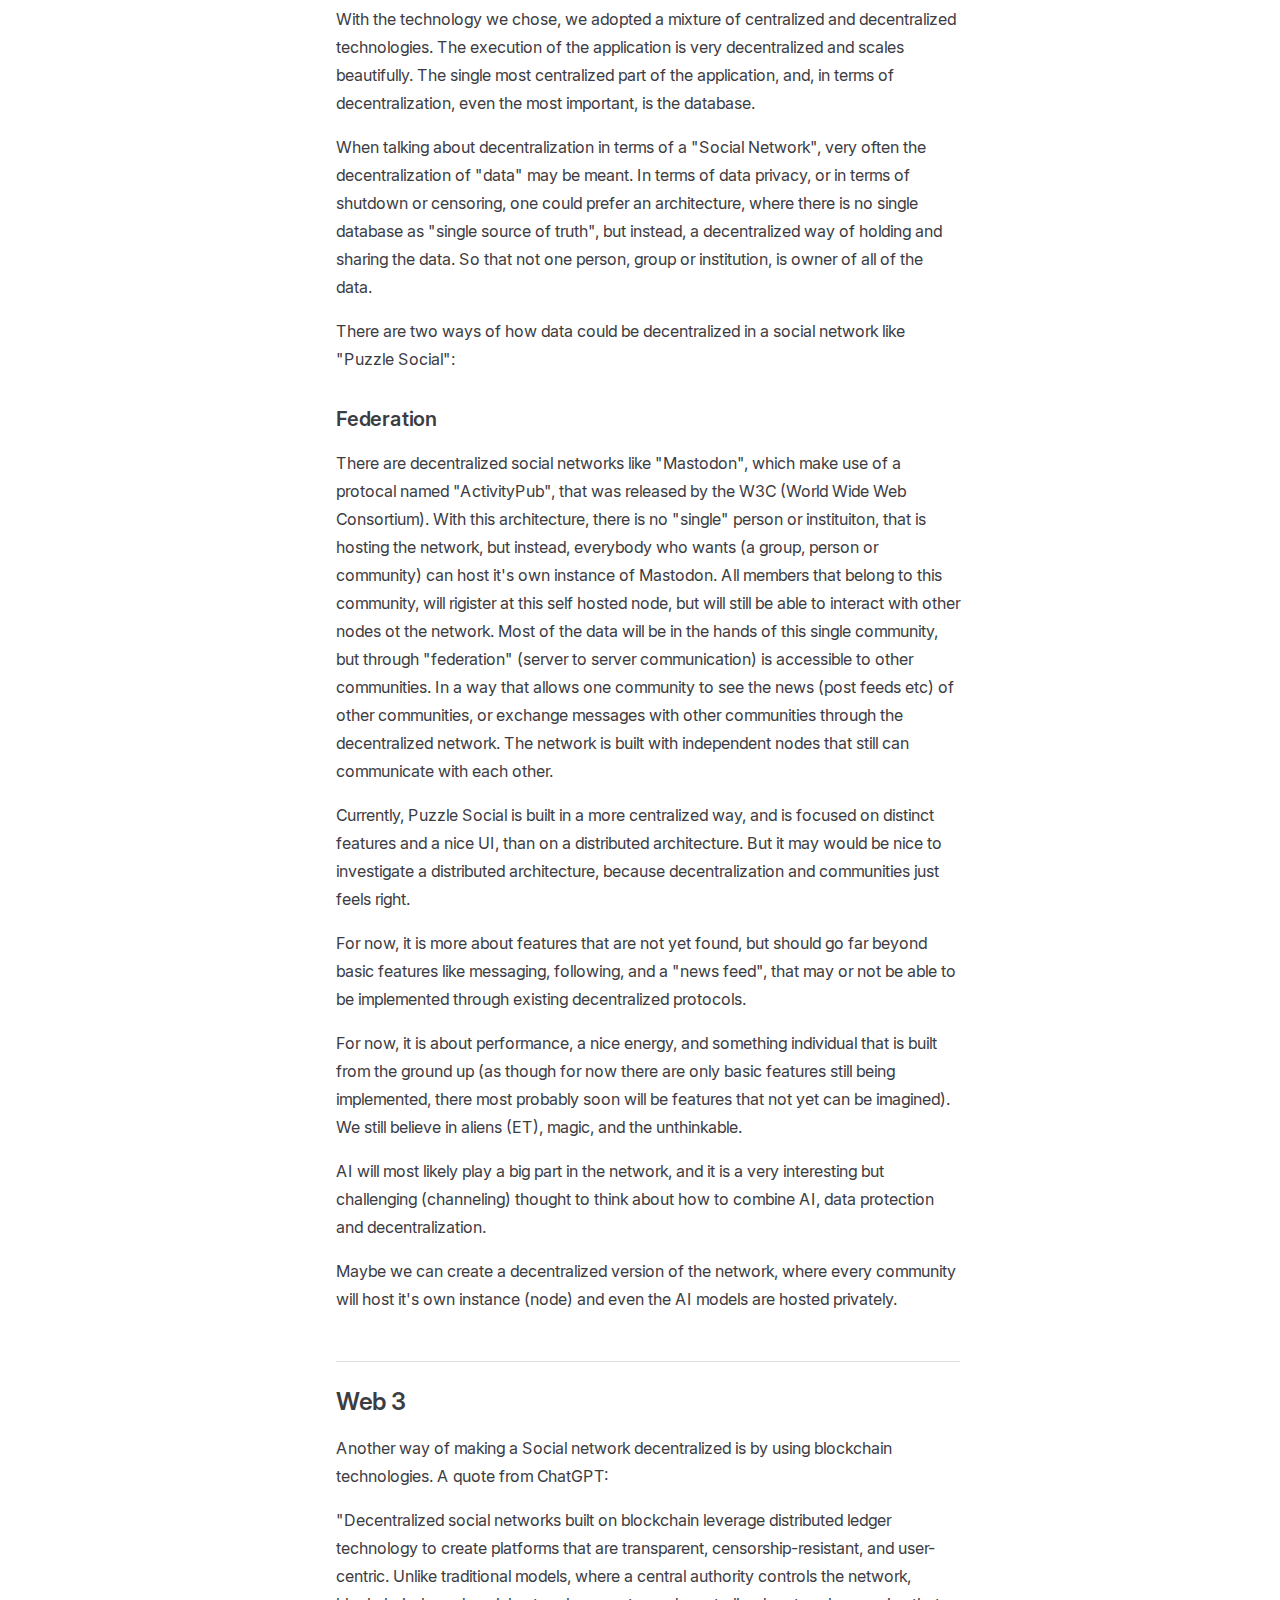
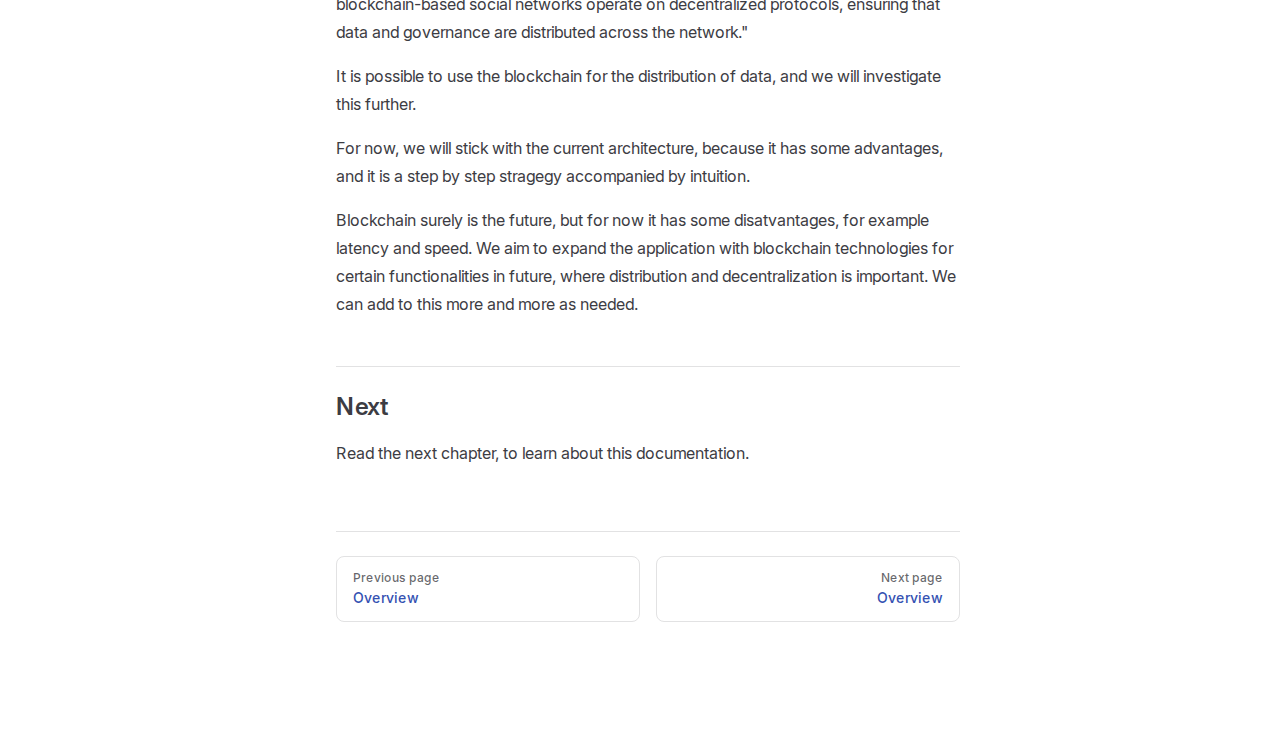
<file: independence.html>
<!DOCTYPE html>
<html lang="en-US" dir="ltr">
  <head>
    <meta charset="utf-8">
    <meta name="viewport" content="width=device-width,initial-scale=1">
    <title>Independence | Puzzle Social</title>
    <meta name="description" content="Documentation">
    <meta name="generator" content="VitePress v1.5.0">
    <link rel="preload stylesheet" href="/assets/style.DzeqEvMz.css" as="style">
    <link rel="preload stylesheet" href="/vp-icons.css" as="style">
    
    <script type="module" src="/assets/app.CKHkjn_m.js"></script>
    <link rel="preload" href="/assets/inter-roman-latin.Di8DUHzh.woff2" as="font" type="font/woff2" crossorigin="">
    <link rel="modulepreload" href="/assets/chunks/theme.HzTJgZjO.js">
    <link rel="modulepreload" href="/assets/chunks/framework.nlCHK0Xf.js">
    <link rel="modulepreload" href="/assets/independence.md.CF4NGfja.lean.js">
    <script id="check-dark-mode">(()=>{const e=localStorage.getItem("vitepress-theme-appearance")||"auto",a=window.matchMedia("(prefers-color-scheme: dark)").matches;(!e||e==="auto"?a:e==="dark")&&document.documentElement.classList.add("dark")})();</script>
    <script id="check-mac-os">document.documentElement.classList.toggle("mac",/Mac|iPhone|iPod|iPad/i.test(navigator.platform));</script>
  </head>
  <body>
    <div id="app"><div class="Layout" data-v-39b851b6><!--[--><!--]--><!--[--><span tabindex="-1" data-v-a06310ac></span><a href="#VPContent" class="VPSkipLink visually-hidden" data-v-a06310ac> Skip to content </a><!--]--><!----><header class="VPNav" data-v-39b851b6 data-v-1125fe0e><div class="VPNavBar" data-v-1125fe0e data-v-8c74a6bf><div class="wrapper" data-v-8c74a6bf><div class="container" data-v-8c74a6bf><div class="title" data-v-8c74a6bf><div class="VPNavBarTitle has-sidebar" data-v-8c74a6bf data-v-91ea8bb2><a class="title" href="/" data-v-91ea8bb2><!--[--><!--]--><!--[--><img class="VPImage logo" src="/puzzles.png" alt data-v-e838cdb3><!--]--><span data-v-91ea8bb2>Puzzle Social</span><!--[--><!--]--></a></div></div><div class="content" data-v-8c74a6bf><div class="content-body" data-v-8c74a6bf><!--[--><!--]--><div class="VPNavBarSearch search" data-v-8c74a6bf><!----></div><nav aria-labelledby="main-nav-aria-label" class="VPNavBarMenu menu" data-v-8c74a6bf data-v-d62dda7e><span id="main-nav-aria-label" class="visually-hidden" data-v-d62dda7e> Main Navigation </span><!--[--><!--[--><a class="VPLink link VPNavBarMenuLink" href="/" tabindex="0" data-v-d62dda7e data-v-f334ebb6><!--[--><span data-v-f334ebb6>Home</span><!--]--></a><!--]--><!--[--><a class="VPLink link VPNavBarMenuLink" href="/about.html" tabindex="0" data-v-d62dda7e data-v-f334ebb6><!--[--><span data-v-f334ebb6>About</span><!--]--></a><!--]--><!--]--></nav><!----><div class="VPNavBarAppearance appearance" data-v-8c74a6bf data-v-407d5c63><button class="VPSwitch VPSwitchAppearance" type="button" role="switch" title aria-checked="false" data-v-407d5c63 data-v-2994eab3 data-v-2ed556eb><span class="check" data-v-2ed556eb><span class="icon" data-v-2ed556eb><!--[--><span class="vpi-sun sun" data-v-2994eab3></span><span class="vpi-moon moon" data-v-2994eab3></span><!--]--></span></span></button></div><div class="VPSocialLinks VPNavBarSocialLinks social-links" data-v-8c74a6bf data-v-05a069e5 data-v-b299d3ce><!--[--><a class="VPSocialLink no-icon" href="https://github.com/ever-mira/puzzle-social" aria-label="github" target="_blank" rel="noopener" data-v-b299d3ce data-v-1dde8092><span class="vpi-social-github"></span></a><!--]--></div><div class="VPFlyout VPNavBarExtra extra" data-v-8c74a6bf data-v-d10923a3 data-v-f1cced18><button type="button" class="button" aria-haspopup="true" aria-expanded="false" aria-label="extra navigation" data-v-f1cced18><span class="vpi-more-horizontal icon" data-v-f1cced18></span></button><div class="menu" data-v-f1cced18><div class="VPMenu" data-v-f1cced18 data-v-b71e5dd0><!----><!--[--><!--[--><!----><div class="group" data-v-d10923a3><div class="item appearance" data-v-d10923a3><p class="label" data-v-d10923a3>Appearance</p><div class="appearance-action" data-v-d10923a3><button class="VPSwitch VPSwitchAppearance" type="button" role="switch" title aria-checked="false" data-v-d10923a3 data-v-2994eab3 data-v-2ed556eb><span class="check" data-v-2ed556eb><span class="icon" data-v-2ed556eb><!--[--><span class="vpi-sun sun" data-v-2994eab3></span><span class="vpi-moon moon" data-v-2994eab3></span><!--]--></span></span></button></div></div></div><div class="group" data-v-d10923a3><div class="item social-links" data-v-d10923a3><div class="VPSocialLinks social-links-list" data-v-d10923a3 data-v-b299d3ce><!--[--><a class="VPSocialLink no-icon" href="https://github.com/ever-mira/puzzle-social" aria-label="github" target="_blank" rel="noopener" data-v-b299d3ce data-v-1dde8092><span class="vpi-social-github"></span></a><!--]--></div></div></div><!--]--><!--]--></div></div></div><!--[--><!--]--><button type="button" class="VPNavBarHamburger hamburger" aria-label="mobile navigation" aria-expanded="false" aria-controls="VPNavScreen" data-v-8c74a6bf data-v-661d4f1a><span class="container" data-v-661d4f1a><span class="top" data-v-661d4f1a></span><span class="middle" data-v-661d4f1a></span><span class="bottom" data-v-661d4f1a></span></span></button></div></div></div></div><div class="divider" data-v-8c74a6bf><div class="divider-line" data-v-8c74a6bf></div></div></div><!----></header><div class="VPLocalNav has-sidebar empty" data-v-39b851b6 data-v-e758e1b7><div class="container" data-v-e758e1b7><button class="menu" aria-expanded="false" aria-controls="VPSidebarNav" data-v-e758e1b7><span class="vpi-align-left menu-icon" data-v-e758e1b7></span><span class="menu-text" data-v-e758e1b7>Menu</span></button><div class="VPLocalNavOutlineDropdown" style="--vp-vh:0px;" data-v-e758e1b7 data-v-ebf966df><button data-v-ebf966df>Return to top</button><!----></div></div></div><aside class="VPSidebar" data-v-39b851b6 data-v-6b9869d7><div class="curtain" data-v-6b9869d7></div><nav class="nav" id="VPSidebarNav" aria-labelledby="sidebar-aria-label" tabindex="-1" data-v-6b9869d7><span class="visually-hidden" id="sidebar-aria-label" data-v-6b9869d7> Sidebar Navigation </span><!--[--><!--]--><!--[--><div class="no-transition group" data-v-71286ee5><section class="VPSidebarItem level-0" data-v-71286ee5 data-v-877bfe94><div class="item" role="button" tabindex="0" data-v-877bfe94><div class="indicator" data-v-877bfe94></div><h2 class="text" data-v-877bfe94>About</h2><!----></div><div class="items" data-v-877bfe94><!--[--><div class="VPSidebarItem level-1 is-link" data-v-877bfe94 data-v-877bfe94><div class="item" data-v-877bfe94><div class="indicator" data-v-877bfe94></div><a class="VPLink link link" href="/about.html" data-v-877bfe94><!--[--><p class="text" data-v-877bfe94>Introduction</p><!--]--></a><!----></div><!----></div><!--]--></div></section></div><div class="no-transition group" data-v-71286ee5><section class="VPSidebarItem level-0" data-v-71286ee5 data-v-877bfe94><div class="item" role="button" tabindex="0" data-v-877bfe94><div class="indicator" data-v-877bfe94></div><h2 class="text" data-v-877bfe94>Development</h2><!----></div><div class="items" data-v-877bfe94><!--[--><div class="VPSidebarItem level-1 is-link" data-v-877bfe94 data-v-877bfe94><div class="item" data-v-877bfe94><div class="indicator" data-v-877bfe94></div><a class="VPLink link link" href="/overview.html" data-v-877bfe94><!--[--><p class="text" data-v-877bfe94>Overview</p><!--]--></a><!----></div><!----></div><div class="VPSidebarItem level-1 is-link" data-v-877bfe94 data-v-877bfe94><div class="item" data-v-877bfe94><div class="indicator" data-v-877bfe94></div><a class="VPLink link link" href="/getting-started.html" data-v-877bfe94><!--[--><p class="text" data-v-877bfe94>Getting Started</p><!--]--></a><!----></div><!----></div><div class="VPSidebarItem level-1 is-link" data-v-877bfe94 data-v-877bfe94><div class="item" data-v-877bfe94><div class="indicator" data-v-877bfe94></div><a class="VPLink link link" href="/technology.html" data-v-877bfe94><!--[--><p class="text" data-v-877bfe94>Technology</p><!--]--></a><!----></div><!----></div><div class="VPSidebarItem level-1 is-link" data-v-877bfe94 data-v-877bfe94><div class="item" data-v-877bfe94><div class="indicator" data-v-877bfe94></div><a class="VPLink link link" href="/code.html" data-v-877bfe94><!--[--><p class="text" data-v-877bfe94>Code</p><!--]--></a><!----></div><!----></div><!--]--></div></section></div><div class="no-transition group" data-v-71286ee5><section class="VPSidebarItem level-0" data-v-71286ee5 data-v-877bfe94><div class="item" role="button" tabindex="0" data-v-877bfe94><div class="indicator" data-v-877bfe94></div><h2 class="text" data-v-877bfe94>Deployment</h2><!----></div><div class="items" data-v-877bfe94><!--[--><div class="VPSidebarItem level-1 is-link" data-v-877bfe94 data-v-877bfe94><div class="item" data-v-877bfe94><div class="indicator" data-v-877bfe94></div><a class="VPLink link link" href="/deployment.html" data-v-877bfe94><!--[--><p class="text" data-v-877bfe94>Overview</p><!--]--></a><!----></div><!----></div><!--]--></div></section></div><div class="no-transition group" data-v-71286ee5><section class="VPSidebarItem level-0" data-v-71286ee5 data-v-877bfe94><div class="item" role="button" tabindex="0" data-v-877bfe94><div class="indicator" data-v-877bfe94></div><h2 class="text" data-v-877bfe94>Scaling</h2><!----></div><div class="items" data-v-877bfe94><!--[--><div class="VPSidebarItem level-1 is-link" data-v-877bfe94 data-v-877bfe94><div class="item" data-v-877bfe94><div class="indicator" data-v-877bfe94></div><a class="VPLink link link" href="/scaling.html" data-v-877bfe94><!--[--><p class="text" data-v-877bfe94>Overview</p><!--]--></a><!----></div><!----></div><div class="VPSidebarItem level-1 is-link" data-v-877bfe94 data-v-877bfe94><div class="item" data-v-877bfe94><div class="indicator" data-v-877bfe94></div><a class="VPLink link link" href="/chat.html" data-v-877bfe94><!--[--><p class="text" data-v-877bfe94>Chat</p><!--]--></a><!----></div><!----></div><!--]--></div></section></div><div class="no-transition group" data-v-71286ee5><section class="VPSidebarItem level-0" data-v-71286ee5 data-v-877bfe94><div class="item" role="button" tabindex="0" data-v-877bfe94><div class="indicator" data-v-877bfe94></div><h2 class="text" data-v-877bfe94>AI</h2><!----></div><div class="items" data-v-877bfe94><!--[--><div class="VPSidebarItem level-1 is-link" data-v-877bfe94 data-v-877bfe94><div class="item" data-v-877bfe94><div class="indicator" data-v-877bfe94></div><a class="VPLink link link" href="/ai.html" data-v-877bfe94><!--[--><p class="text" data-v-877bfe94>Overview</p><!--]--></a><!----></div><!----></div><!--]--></div></section></div><div class="no-transition group" data-v-71286ee5><section class="VPSidebarItem level-0 has-active" data-v-71286ee5 data-v-877bfe94><div class="item" role="button" tabindex="0" data-v-877bfe94><div class="indicator" data-v-877bfe94></div><h2 class="text" data-v-877bfe94>Independence</h2><!----></div><div class="items" data-v-877bfe94><!--[--><div class="VPSidebarItem level-1 is-link" data-v-877bfe94 data-v-877bfe94><div class="item" data-v-877bfe94><div class="indicator" data-v-877bfe94></div><a class="VPLink link link" href="/independence.html" data-v-877bfe94><!--[--><p class="text" data-v-877bfe94>Overview</p><!--]--></a><!----></div><!----></div><!--]--></div></section></div><div class="no-transition group" data-v-71286ee5><section class="VPSidebarItem level-0" data-v-71286ee5 data-v-877bfe94><div class="item" role="button" tabindex="0" data-v-877bfe94><div class="indicator" data-v-877bfe94></div><h2 class="text" data-v-877bfe94>Documentation</h2><!----></div><div class="items" data-v-877bfe94><!--[--><div class="VPSidebarItem level-1 is-link" data-v-877bfe94 data-v-877bfe94><div class="item" data-v-877bfe94><div class="indicator" data-v-877bfe94></div><a class="VPLink link link" href="/documentation.html" data-v-877bfe94><!--[--><p class="text" data-v-877bfe94>Overview</p><!--]--></a><!----></div><!----></div><!--]--></div></section></div><div class="no-transition group" data-v-71286ee5><section class="VPSidebarItem level-0" data-v-71286ee5 data-v-877bfe94><div class="item" role="button" tabindex="0" data-v-877bfe94><div class="indicator" data-v-877bfe94></div><h2 class="text" data-v-877bfe94>Vision</h2><!----></div><div class="items" data-v-877bfe94><!--[--><div class="VPSidebarItem level-1 is-link" data-v-877bfe94 data-v-877bfe94><div class="item" data-v-877bfe94><div class="indicator" data-v-877bfe94></div><a class="VPLink link link" href="/vision.html" data-v-877bfe94><!--[--><p class="text" data-v-877bfe94>Overview</p><!--]--></a><!----></div><!----></div><!--]--></div></section></div><!--]--><!--[--><!--]--></nav></aside><div class="VPContent has-sidebar" id="VPContent" data-v-39b851b6 data-v-cc09d6e0><div class="VPDoc has-sidebar has-aside" data-v-cc09d6e0 data-v-f87ade32><!--[--><!--]--><div class="container" data-v-f87ade32><div class="aside" data-v-f87ade32><div class="aside-curtain" data-v-f87ade32></div><div class="aside-container" data-v-f87ade32><div class="aside-content" data-v-f87ade32><div class="VPDocAside" data-v-f87ade32 data-v-c0d770e2><!--[--><!--]--><!--[--><!--]--><nav aria-labelledby="doc-outline-aria-label" class="VPDocAsideOutline" data-v-c0d770e2 data-v-154faa32><div class="content" data-v-154faa32><div class="outline-marker" data-v-154faa32></div><div aria-level="2" class="outline-title" id="doc-outline-aria-label" role="heading" data-v-154faa32>On this page</div><ul class="VPDocOutlineItem root" data-v-154faa32 data-v-a993366b><!--[--><!--]--></ul></div></nav><!--[--><!--]--><div class="spacer" data-v-c0d770e2></div><!--[--><!--]--><!----><!--[--><!--]--><!--[--><!--]--></div></div></div></div><div class="content" data-v-f87ade32><div class="content-container" data-v-f87ade32><!--[--><!--]--><main class="main" data-v-f87ade32><div style="position:relative;" class="vp-doc _independence" data-v-f87ade32><div><h1 id="independence" tabindex="-1">Independence <a class="header-anchor" href="#independence" aria-label="Permalink to &quot;Independence&quot;">​</a></h1><p>This page gives an overview about being independent from distinct providers or technologies.</p><h2 id="overview" tabindex="-1">Overview <a class="header-anchor" href="#overview" aria-label="Permalink to &quot;Overview&quot;">​</a></h2><p>This project is built with Vue and Nuxt, which are open source technologies, and which have a very vibrant community.</p><p>For the database it is using &quot;Supabase&quot;, and for hosting, it is currently using &quot;Cloudflare&quot;.</p><h2 id="supabase" tabindex="-1">Supabase <a class="header-anchor" href="#supabase" aria-label="Permalink to &quot;Supabase&quot;">​</a></h2><p>Supabase is a managed &quot;Postgres-Database&quot;, whith a nice UI, and authentication built in. Supabase offers several plans for more power of the database. Currently, the application runs on the free plan. If a distinct amount of users should use the application, one can choose to afford one of the paid plans, to get more power out of the database.</p><p>As Supabase is open source, it also allows one to create their own instances (Self hosting), if one would wish to do so:</p><p><a href="https://supabase.com/docs/guides/self-hosting" target="_blank" rel="noreferrer">https://supabase.com/docs/guides/self-hosting</a></p><h2 id="cloudflare" tabindex="-1">Cloudflare <a class="header-anchor" href="#cloudflare" aria-label="Permalink to &quot;Cloudflare&quot;">​</a></h2><p>Currently, the application is hosted on Cloudflare. Running in so called Cloudflare &quot;Workers&quot; or - &quot;on the edge&quot; (the part of the internet, that is most near to the users), it promises least latence and maximum performance. There are many other providers, that function the same way, and that have a similar hosting strategy. Our application (based on Nuxt) is compatible with almost all of them, out of the box. Nuxt is built in a way, that abstracts away all the configuration that would be needed for one or the other provider. In our case, the application was already successfully deployed to &quot;Netlify&quot;. As tough we currently decided for Cloudflare, changing the hosting provider is not a big deal with the modern architecture and technology we use.</p><h2 id="chat" tabindex="-1">Chat <a class="header-anchor" href="#chat" aria-label="Permalink to &quot;Chat&quot;">​</a></h2><p>The Chat uses Cloudflare &quot;Durable Objects&quot;, which is kind of a hosting strategy for managed and globally distributed computer programs, that provide interaction, most likely through websockets. This concept is kind of unique to Cloudflare, but would we choose to do so, it is not a big deal to take our application (for the chat) an let it run (with little modifications) on our own servers, or other providers.</p><h2 id="decentralization" tabindex="-1">Decentralization <a class="header-anchor" href="#decentralization" aria-label="Permalink to &quot;Decentralization&quot;">​</a></h2><p>With the technology we chose, we adopted a mixture of centralized and decentralized technologies. The execution of the application is very decentralized and scales beautifully. The single most centralized part of the application, and, in terms of decentralization, even the most important, is the database.</p><p>When talking about decentralization in terms of a &quot;Social Network&quot;, very often the decentralization of &quot;data&quot; may be meant. In terms of data privacy, or in terms of shutdown or censoring, one could prefer an architecture, where there is no single database as &quot;single source of truth&quot;, but instead, a decentralized way of holding and sharing the data. So that not one person, group or institution, is owner of all of the data.</p><p>There are two ways of how data could be decentralized in a social network like &quot;Puzzle Social&quot;:</p><h3 id="federation" tabindex="-1">Federation <a class="header-anchor" href="#federation" aria-label="Permalink to &quot;Federation&quot;">​</a></h3><p>There are decentralized social networks like &quot;Mastodon&quot;, which make use of a protocal named &quot;ActivityPub&quot;, that was released by the W3C (World Wide Web Consortium). With this architecture, there is no &quot;single&quot; person or instituiton, that is hosting the network, but instead, everybody who wants (a group, person or community) can host it&#39;s own instance of Mastodon. All members that belong to this community, will rigister at this self hosted node, but will still be able to interact with other nodes ot the network. Most of the data will be in the hands of this single community, but through &quot;federation&quot; (server to server communication) is accessible to other communities. In a way that allows one community to see the news (post feeds etc) of other communities, or exchange messages with other communities through the decentralized network. The network is built with independent nodes that still can communicate with each other.</p><p>Currently, Puzzle Social is built in a more centralized way, and is focused on distinct features and a nice UI, than on a distributed architecture. But it may would be nice to investigate a distributed architecture, because decentralization and communities just feels right.</p><p>For now, it is more about features that are not yet found, but should go far beyond basic features like messaging, following, and a &quot;news feed&quot;, that may or not be able to be implemented through existing decentralized protocols.</p><p>For now, it is about performance, a nice energy, and something individual that is built from the ground up (as though for now there are only basic features still being implemented, there most probably soon will be features that not yet can be imagined). We still believe in aliens (ET), magic, and the unthinkable.</p><p>AI will most likely play a big part in the network, and it is a very interesting but challenging (channeling) thought to think about how to combine AI, data protection and decentralization.</p><p>Maybe we can create a decentralized version of the network, where every community will host it&#39;s own instance (node) and even the AI models are hosted privately.</p><h2 id="web-3" tabindex="-1">Web 3 <a class="header-anchor" href="#web-3" aria-label="Permalink to &quot;Web 3&quot;">​</a></h2><p>Another way of making a Social network decentralized is by using blockchain technologies. A quote from ChatGPT:</p><p>&quot;Decentralized social networks built on blockchain leverage distributed ledger technology to create platforms that are transparent, censorship-resistant, and user-centric. Unlike traditional models, where a central authority controls the network, blockchain-based social networks operate on decentralized protocols, ensuring that data and governance are distributed across the network.&quot;</p><p>It is possible to use the blockchain for the distribution of data, and we will investigate this further.</p><p>For now, we will stick with the current architecture, because it has some advantages, and it is a step by step stragegy accompanied by intuition.</p><p>Blockchain surely is the future, but for now it has some disatvantages, for example latency and speed. We aim to expand the application with blockchain technologies for certain functionalities in future, where distribution and decentralization is important. We can add to this more and more as needed.</p><h2 id="next" tabindex="-1">Next <a class="header-anchor" href="#next" aria-label="Permalink to &quot;Next&quot;">​</a></h2><p>Read the next chapter, to learn about this documentation.</p></div></div></main><footer class="VPDocFooter" data-v-f87ade32 data-v-a287ad5f><!--[--><!--]--><!----><nav class="prev-next" aria-labelledby="doc-footer-aria-label" data-v-a287ad5f><span class="visually-hidden" id="doc-footer-aria-label" data-v-a287ad5f>Pager</span><div class="pager" data-v-a287ad5f><a class="VPLink link pager-link prev" href="/ai.html" data-v-a287ad5f><!--[--><span class="desc" data-v-a287ad5f>Previous page</span><span class="title" data-v-a287ad5f>Overview</span><!--]--></a></div><div class="pager" data-v-a287ad5f><a class="VPLink link pager-link next" href="/documentation.html" data-v-a287ad5f><!--[--><span class="desc" data-v-a287ad5f>Next page</span><span class="title" data-v-a287ad5f>Overview</span><!--]--></a></div></nav></footer><!--[--><!--]--></div></div></div><!--[--><!--]--></div></div><!----><!--[--><!--]--></div></div>
    <script>window.__VP_HASH_MAP__=JSON.parse("{\"about.md\":\"DE8RqJZr\",\"ai.md\":\"D3wGc2Ie\",\"chat.md\":\"DtjuUU1D\",\"code.md\":\"BWOMAE8-\",\"deployment.md\":\"Cy3kxtdu\",\"documentation.md\":\"B1wdu_Nd\",\"getting-started.md\":\"DqfA1l7P\",\"independence.md\":\"CF4NGfja\",\"index.md\":\"BMMUJNVi\",\"overview.md\":\"CvpkIX1d\",\"scaling.md\":\"CBuzjVbk\",\"technology.md\":\"wJYJFhFs\",\"vision.md\":\"CPAqMG8e\"}");window.__VP_SITE_DATA__=JSON.parse("{\"lang\":\"en-US\",\"dir\":\"ltr\",\"title\":\"Puzzle Social\",\"description\":\"Documentation\",\"base\":\"/\",\"head\":[],\"router\":{\"prefetchLinks\":true},\"appearance\":true,\"themeConfig\":{\"nav\":[{\"text\":\"Home\",\"link\":\"/\"},{\"text\":\"About\",\"link\":\"/about\"}],\"sidebar\":[{\"text\":\"About\",\"items\":[{\"text\":\"Introduction\",\"link\":\"/about\"}]},{\"text\":\"Development\",\"items\":[{\"text\":\"Overview\",\"link\":\"/overview\"},{\"text\":\"Getting Started\",\"link\":\"/getting-started\"},{\"text\":\"Technology\",\"link\":\"/technology\"},{\"text\":\"Code\",\"link\":\"/code\"}]},{\"text\":\"Deployment\",\"items\":[{\"text\":\"Overview\",\"link\":\"/deployment\"}]},{\"text\":\"Scaling\",\"items\":[{\"text\":\"Overview\",\"link\":\"/scaling\"},{\"text\":\"Chat\",\"link\":\"/chat\"}]},{\"text\":\"AI\",\"items\":[{\"text\":\"Overview\",\"link\":\"/ai\"}]},{\"text\":\"Independence\",\"items\":[{\"text\":\"Overview\",\"link\":\"/independence\"}]},{\"text\":\"Documentation\",\"items\":[{\"text\":\"Overview\",\"link\":\"/documentation\"}]},{\"text\":\"Vision\",\"items\":[{\"text\":\"Overview\",\"link\":\"/vision\"}]}],\"socialLinks\":[{\"icon\":\"github\",\"link\":\"https://github.com/ever-mira/puzzle-social\"}],\"logo\":\"/puzzles.png\"},\"locales\":{},\"scrollOffset\":134,\"cleanUrls\":false}");</script>
    
  </body>
</html>
</file>
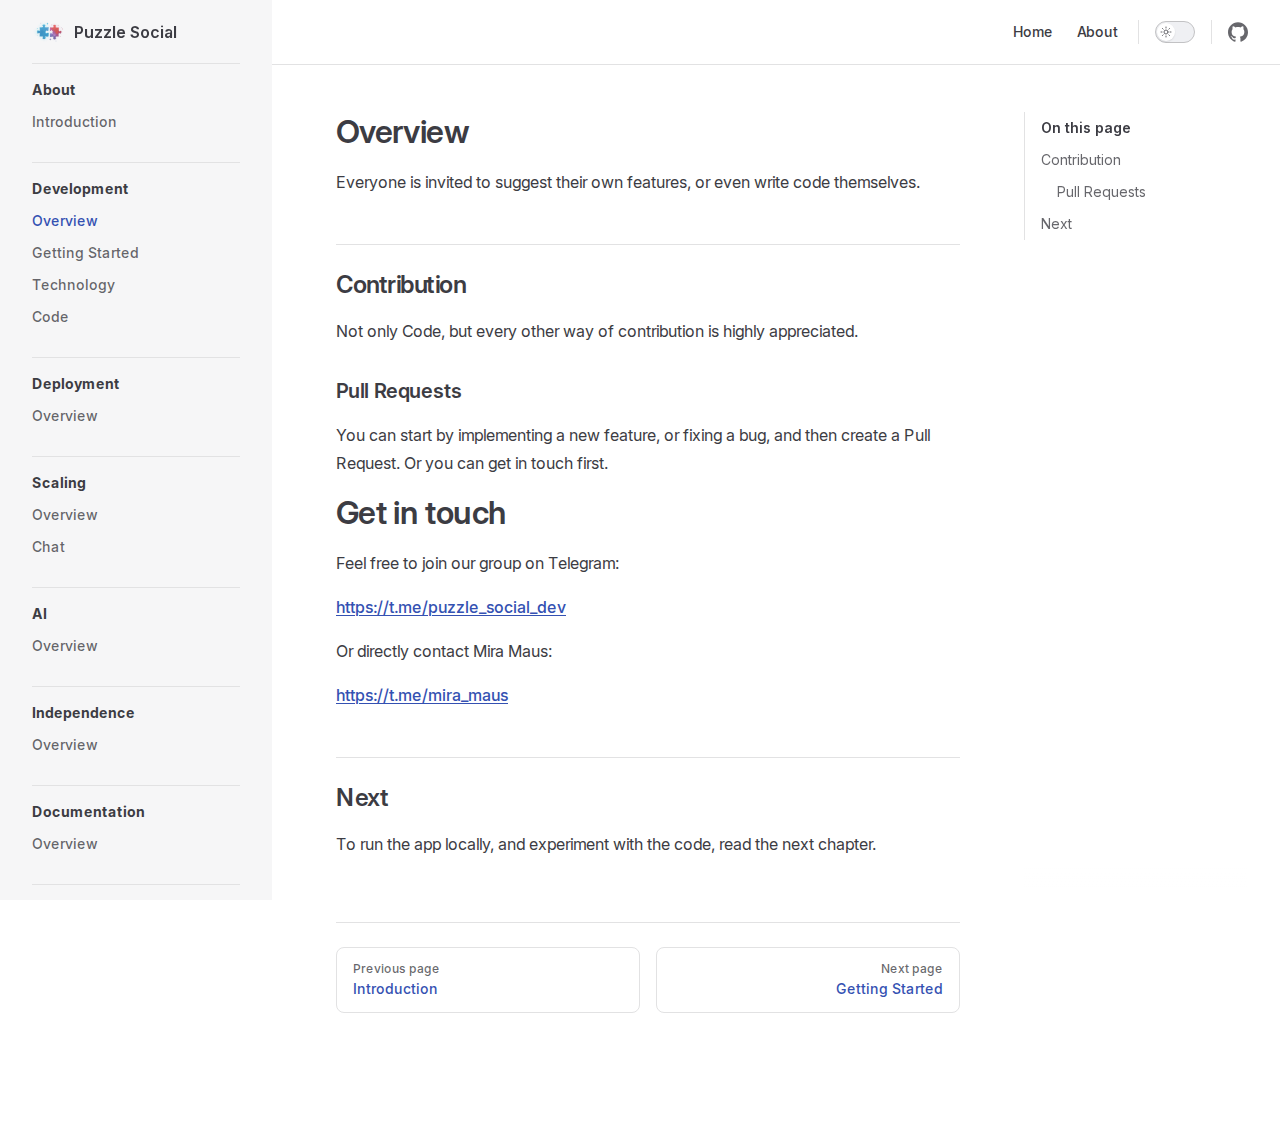
<file: overview.html>
<!DOCTYPE html>
<html lang="en-US" dir="ltr">
  <head>
    <meta charset="utf-8">
    <meta name="viewport" content="width=device-width,initial-scale=1">
    <title>Overview | Puzzle Social</title>
    <meta name="description" content="Documentation">
    <meta name="generator" content="VitePress v1.5.0">
    <link rel="preload stylesheet" href="/assets/style.DzeqEvMz.css" as="style">
    <link rel="preload stylesheet" href="/vp-icons.css" as="style">
    
    <script type="module" src="/assets/app.CKHkjn_m.js"></script>
    <link rel="preload" href="/assets/inter-roman-latin.Di8DUHzh.woff2" as="font" type="font/woff2" crossorigin="">
    <link rel="modulepreload" href="/assets/chunks/theme.HzTJgZjO.js">
    <link rel="modulepreload" href="/assets/chunks/framework.nlCHK0Xf.js">
    <link rel="modulepreload" href="/assets/overview.md.CvpkIX1d.lean.js">
    <script id="check-dark-mode">(()=>{const e=localStorage.getItem("vitepress-theme-appearance")||"auto",a=window.matchMedia("(prefers-color-scheme: dark)").matches;(!e||e==="auto"?a:e==="dark")&&document.documentElement.classList.add("dark")})();</script>
    <script id="check-mac-os">document.documentElement.classList.toggle("mac",/Mac|iPhone|iPod|iPad/i.test(navigator.platform));</script>
  </head>
  <body>
    <div id="app"><div class="Layout" data-v-39b851b6><!--[--><!--]--><!--[--><span tabindex="-1" data-v-a06310ac></span><a href="#VPContent" class="VPSkipLink visually-hidden" data-v-a06310ac> Skip to content </a><!--]--><!----><header class="VPNav" data-v-39b851b6 data-v-1125fe0e><div class="VPNavBar" data-v-1125fe0e data-v-8c74a6bf><div class="wrapper" data-v-8c74a6bf><div class="container" data-v-8c74a6bf><div class="title" data-v-8c74a6bf><div class="VPNavBarTitle has-sidebar" data-v-8c74a6bf data-v-91ea8bb2><a class="title" href="/" data-v-91ea8bb2><!--[--><!--]--><!--[--><img class="VPImage logo" src="/puzzles.png" alt data-v-e838cdb3><!--]--><span data-v-91ea8bb2>Puzzle Social</span><!--[--><!--]--></a></div></div><div class="content" data-v-8c74a6bf><div class="content-body" data-v-8c74a6bf><!--[--><!--]--><div class="VPNavBarSearch search" data-v-8c74a6bf><!----></div><nav aria-labelledby="main-nav-aria-label" class="VPNavBarMenu menu" data-v-8c74a6bf data-v-d62dda7e><span id="main-nav-aria-label" class="visually-hidden" data-v-d62dda7e> Main Navigation </span><!--[--><!--[--><a class="VPLink link VPNavBarMenuLink" href="/" tabindex="0" data-v-d62dda7e data-v-f334ebb6><!--[--><span data-v-f334ebb6>Home</span><!--]--></a><!--]--><!--[--><a class="VPLink link VPNavBarMenuLink" href="/about.html" tabindex="0" data-v-d62dda7e data-v-f334ebb6><!--[--><span data-v-f334ebb6>About</span><!--]--></a><!--]--><!--]--></nav><!----><div class="VPNavBarAppearance appearance" data-v-8c74a6bf data-v-407d5c63><button class="VPSwitch VPSwitchAppearance" type="button" role="switch" title aria-checked="false" data-v-407d5c63 data-v-2994eab3 data-v-2ed556eb><span class="check" data-v-2ed556eb><span class="icon" data-v-2ed556eb><!--[--><span class="vpi-sun sun" data-v-2994eab3></span><span class="vpi-moon moon" data-v-2994eab3></span><!--]--></span></span></button></div><div class="VPSocialLinks VPNavBarSocialLinks social-links" data-v-8c74a6bf data-v-05a069e5 data-v-b299d3ce><!--[--><a class="VPSocialLink no-icon" href="https://github.com/ever-mira/puzzle-social" aria-label="github" target="_blank" rel="noopener" data-v-b299d3ce data-v-1dde8092><span class="vpi-social-github"></span></a><!--]--></div><div class="VPFlyout VPNavBarExtra extra" data-v-8c74a6bf data-v-d10923a3 data-v-f1cced18><button type="button" class="button" aria-haspopup="true" aria-expanded="false" aria-label="extra navigation" data-v-f1cced18><span class="vpi-more-horizontal icon" data-v-f1cced18></span></button><div class="menu" data-v-f1cced18><div class="VPMenu" data-v-f1cced18 data-v-b71e5dd0><!----><!--[--><!--[--><!----><div class="group" data-v-d10923a3><div class="item appearance" data-v-d10923a3><p class="label" data-v-d10923a3>Appearance</p><div class="appearance-action" data-v-d10923a3><button class="VPSwitch VPSwitchAppearance" type="button" role="switch" title aria-checked="false" data-v-d10923a3 data-v-2994eab3 data-v-2ed556eb><span class="check" data-v-2ed556eb><span class="icon" data-v-2ed556eb><!--[--><span class="vpi-sun sun" data-v-2994eab3></span><span class="vpi-moon moon" data-v-2994eab3></span><!--]--></span></span></button></div></div></div><div class="group" data-v-d10923a3><div class="item social-links" data-v-d10923a3><div class="VPSocialLinks social-links-list" data-v-d10923a3 data-v-b299d3ce><!--[--><a class="VPSocialLink no-icon" href="https://github.com/ever-mira/puzzle-social" aria-label="github" target="_blank" rel="noopener" data-v-b299d3ce data-v-1dde8092><span class="vpi-social-github"></span></a><!--]--></div></div></div><!--]--><!--]--></div></div></div><!--[--><!--]--><button type="button" class="VPNavBarHamburger hamburger" aria-label="mobile navigation" aria-expanded="false" aria-controls="VPNavScreen" data-v-8c74a6bf data-v-661d4f1a><span class="container" data-v-661d4f1a><span class="top" data-v-661d4f1a></span><span class="middle" data-v-661d4f1a></span><span class="bottom" data-v-661d4f1a></span></span></button></div></div></div></div><div class="divider" data-v-8c74a6bf><div class="divider-line" data-v-8c74a6bf></div></div></div><!----></header><div class="VPLocalNav has-sidebar empty" data-v-39b851b6 data-v-e758e1b7><div class="container" data-v-e758e1b7><button class="menu" aria-expanded="false" aria-controls="VPSidebarNav" data-v-e758e1b7><span class="vpi-align-left menu-icon" data-v-e758e1b7></span><span class="menu-text" data-v-e758e1b7>Menu</span></button><div class="VPLocalNavOutlineDropdown" style="--vp-vh:0px;" data-v-e758e1b7 data-v-ebf966df><button data-v-ebf966df>Return to top</button><!----></div></div></div><aside class="VPSidebar" data-v-39b851b6 data-v-6b9869d7><div class="curtain" data-v-6b9869d7></div><nav class="nav" id="VPSidebarNav" aria-labelledby="sidebar-aria-label" tabindex="-1" data-v-6b9869d7><span class="visually-hidden" id="sidebar-aria-label" data-v-6b9869d7> Sidebar Navigation </span><!--[--><!--]--><!--[--><div class="no-transition group" data-v-71286ee5><section class="VPSidebarItem level-0" data-v-71286ee5 data-v-877bfe94><div class="item" role="button" tabindex="0" data-v-877bfe94><div class="indicator" data-v-877bfe94></div><h2 class="text" data-v-877bfe94>About</h2><!----></div><div class="items" data-v-877bfe94><!--[--><div class="VPSidebarItem level-1 is-link" data-v-877bfe94 data-v-877bfe94><div class="item" data-v-877bfe94><div class="indicator" data-v-877bfe94></div><a class="VPLink link link" href="/about.html" data-v-877bfe94><!--[--><p class="text" data-v-877bfe94>Introduction</p><!--]--></a><!----></div><!----></div><!--]--></div></section></div><div class="no-transition group" data-v-71286ee5><section class="VPSidebarItem level-0 has-active" data-v-71286ee5 data-v-877bfe94><div class="item" role="button" tabindex="0" data-v-877bfe94><div class="indicator" data-v-877bfe94></div><h2 class="text" data-v-877bfe94>Development</h2><!----></div><div class="items" data-v-877bfe94><!--[--><div class="VPSidebarItem level-1 is-link" data-v-877bfe94 data-v-877bfe94><div class="item" data-v-877bfe94><div class="indicator" data-v-877bfe94></div><a class="VPLink link link" href="/overview.html" data-v-877bfe94><!--[--><p class="text" data-v-877bfe94>Overview</p><!--]--></a><!----></div><!----></div><div class="VPSidebarItem level-1 is-link" data-v-877bfe94 data-v-877bfe94><div class="item" data-v-877bfe94><div class="indicator" data-v-877bfe94></div><a class="VPLink link link" href="/getting-started.html" data-v-877bfe94><!--[--><p class="text" data-v-877bfe94>Getting Started</p><!--]--></a><!----></div><!----></div><div class="VPSidebarItem level-1 is-link" data-v-877bfe94 data-v-877bfe94><div class="item" data-v-877bfe94><div class="indicator" data-v-877bfe94></div><a class="VPLink link link" href="/technology.html" data-v-877bfe94><!--[--><p class="text" data-v-877bfe94>Technology</p><!--]--></a><!----></div><!----></div><div class="VPSidebarItem level-1 is-link" data-v-877bfe94 data-v-877bfe94><div class="item" data-v-877bfe94><div class="indicator" data-v-877bfe94></div><a class="VPLink link link" href="/code.html" data-v-877bfe94><!--[--><p class="text" data-v-877bfe94>Code</p><!--]--></a><!----></div><!----></div><!--]--></div></section></div><div class="no-transition group" data-v-71286ee5><section class="VPSidebarItem level-0" data-v-71286ee5 data-v-877bfe94><div class="item" role="button" tabindex="0" data-v-877bfe94><div class="indicator" data-v-877bfe94></div><h2 class="text" data-v-877bfe94>Deployment</h2><!----></div><div class="items" data-v-877bfe94><!--[--><div class="VPSidebarItem level-1 is-link" data-v-877bfe94 data-v-877bfe94><div class="item" data-v-877bfe94><div class="indicator" data-v-877bfe94></div><a class="VPLink link link" href="/deployment.html" data-v-877bfe94><!--[--><p class="text" data-v-877bfe94>Overview</p><!--]--></a><!----></div><!----></div><!--]--></div></section></div><div class="no-transition group" data-v-71286ee5><section class="VPSidebarItem level-0" data-v-71286ee5 data-v-877bfe94><div class="item" role="button" tabindex="0" data-v-877bfe94><div class="indicator" data-v-877bfe94></div><h2 class="text" data-v-877bfe94>Scaling</h2><!----></div><div class="items" data-v-877bfe94><!--[--><div class="VPSidebarItem level-1 is-link" data-v-877bfe94 data-v-877bfe94><div class="item" data-v-877bfe94><div class="indicator" data-v-877bfe94></div><a class="VPLink link link" href="/scaling.html" data-v-877bfe94><!--[--><p class="text" data-v-877bfe94>Overview</p><!--]--></a><!----></div><!----></div><div class="VPSidebarItem level-1 is-link" data-v-877bfe94 data-v-877bfe94><div class="item" data-v-877bfe94><div class="indicator" data-v-877bfe94></div><a class="VPLink link link" href="/chat.html" data-v-877bfe94><!--[--><p class="text" data-v-877bfe94>Chat</p><!--]--></a><!----></div><!----></div><!--]--></div></section></div><div class="no-transition group" data-v-71286ee5><section class="VPSidebarItem level-0" data-v-71286ee5 data-v-877bfe94><div class="item" role="button" tabindex="0" data-v-877bfe94><div class="indicator" data-v-877bfe94></div><h2 class="text" data-v-877bfe94>AI</h2><!----></div><div class="items" data-v-877bfe94><!--[--><div class="VPSidebarItem level-1 is-link" data-v-877bfe94 data-v-877bfe94><div class="item" data-v-877bfe94><div class="indicator" data-v-877bfe94></div><a class="VPLink link link" href="/ai.html" data-v-877bfe94><!--[--><p class="text" data-v-877bfe94>Overview</p><!--]--></a><!----></div><!----></div><!--]--></div></section></div><div class="no-transition group" data-v-71286ee5><section class="VPSidebarItem level-0" data-v-71286ee5 data-v-877bfe94><div class="item" role="button" tabindex="0" data-v-877bfe94><div class="indicator" data-v-877bfe94></div><h2 class="text" data-v-877bfe94>Independence</h2><!----></div><div class="items" data-v-877bfe94><!--[--><div class="VPSidebarItem level-1 is-link" data-v-877bfe94 data-v-877bfe94><div class="item" data-v-877bfe94><div class="indicator" data-v-877bfe94></div><a class="VPLink link link" href="/independence.html" data-v-877bfe94><!--[--><p class="text" data-v-877bfe94>Overview</p><!--]--></a><!----></div><!----></div><!--]--></div></section></div><div class="no-transition group" data-v-71286ee5><section class="VPSidebarItem level-0" data-v-71286ee5 data-v-877bfe94><div class="item" role="button" tabindex="0" data-v-877bfe94><div class="indicator" data-v-877bfe94></div><h2 class="text" data-v-877bfe94>Documentation</h2><!----></div><div class="items" data-v-877bfe94><!--[--><div class="VPSidebarItem level-1 is-link" data-v-877bfe94 data-v-877bfe94><div class="item" data-v-877bfe94><div class="indicator" data-v-877bfe94></div><a class="VPLink link link" href="/documentation.html" data-v-877bfe94><!--[--><p class="text" data-v-877bfe94>Overview</p><!--]--></a><!----></div><!----></div><!--]--></div></section></div><div class="no-transition group" data-v-71286ee5><section class="VPSidebarItem level-0" data-v-71286ee5 data-v-877bfe94><div class="item" role="button" tabindex="0" data-v-877bfe94><div class="indicator" data-v-877bfe94></div><h2 class="text" data-v-877bfe94>Vision</h2><!----></div><div class="items" data-v-877bfe94><!--[--><div class="VPSidebarItem level-1 is-link" data-v-877bfe94 data-v-877bfe94><div class="item" data-v-877bfe94><div class="indicator" data-v-877bfe94></div><a class="VPLink link link" href="/vision.html" data-v-877bfe94><!--[--><p class="text" data-v-877bfe94>Overview</p><!--]--></a><!----></div><!----></div><!--]--></div></section></div><!--]--><!--[--><!--]--></nav></aside><div class="VPContent has-sidebar" id="VPContent" data-v-39b851b6 data-v-cc09d6e0><div class="VPDoc has-sidebar has-aside" data-v-cc09d6e0 data-v-f87ade32><!--[--><!--]--><div class="container" data-v-f87ade32><div class="aside" data-v-f87ade32><div class="aside-curtain" data-v-f87ade32></div><div class="aside-container" data-v-f87ade32><div class="aside-content" data-v-f87ade32><div class="VPDocAside" data-v-f87ade32 data-v-c0d770e2><!--[--><!--]--><!--[--><!--]--><nav aria-labelledby="doc-outline-aria-label" class="VPDocAsideOutline" data-v-c0d770e2 data-v-154faa32><div class="content" data-v-154faa32><div class="outline-marker" data-v-154faa32></div><div aria-level="2" class="outline-title" id="doc-outline-aria-label" role="heading" data-v-154faa32>On this page</div><ul class="VPDocOutlineItem root" data-v-154faa32 data-v-a993366b><!--[--><!--]--></ul></div></nav><!--[--><!--]--><div class="spacer" data-v-c0d770e2></div><!--[--><!--]--><!----><!--[--><!--]--><!--[--><!--]--></div></div></div></div><div class="content" data-v-f87ade32><div class="content-container" data-v-f87ade32><!--[--><!--]--><main class="main" data-v-f87ade32><div style="position:relative;" class="vp-doc _overview" data-v-f87ade32><div><h1 id="overview" tabindex="-1">Overview <a class="header-anchor" href="#overview" aria-label="Permalink to &quot;Overview&quot;">​</a></h1><p>Everyone is invited to suggest their own features, or even write code themselves.</p><h2 id="contribution" tabindex="-1">Contribution <a class="header-anchor" href="#contribution" aria-label="Permalink to &quot;Contribution&quot;">​</a></h2><p>Not only Code, but every other way of contribution is highly appreciated.</p><h3 id="pull-requests" tabindex="-1">Pull Requests <a class="header-anchor" href="#pull-requests" aria-label="Permalink to &quot;Pull Requests&quot;">​</a></h3><p>You can start by implementing a new feature, or fixing a bug, and then create a Pull Request. Or you can get in touch first.</p><h1 id="get-in-touch" tabindex="-1">Get in touch <a class="header-anchor" href="#get-in-touch" aria-label="Permalink to &quot;Get in touch&quot;">​</a></h1><p>Feel free to join our group on Telegram:</p><p><a href="https://t.me/puzzle_social_dev" target="_blank" rel="noreferrer">https://t.me/puzzle_social_dev</a></p><p>Or directly contact Mira Maus:</p><p><a href="https://t.me/mira_maus" target="_blank" rel="noreferrer">https://t.me/mira_maus</a></p><h2 id="next" tabindex="-1">Next <a class="header-anchor" href="#next" aria-label="Permalink to &quot;Next&quot;">​</a></h2><p>To run the app locally, and experiment with the code, read the next chapter.</p></div></div></main><footer class="VPDocFooter" data-v-f87ade32 data-v-a287ad5f><!--[--><!--]--><!----><nav class="prev-next" aria-labelledby="doc-footer-aria-label" data-v-a287ad5f><span class="visually-hidden" id="doc-footer-aria-label" data-v-a287ad5f>Pager</span><div class="pager" data-v-a287ad5f><a class="VPLink link pager-link prev" href="/about.html" data-v-a287ad5f><!--[--><span class="desc" data-v-a287ad5f>Previous page</span><span class="title" data-v-a287ad5f>Introduction</span><!--]--></a></div><div class="pager" data-v-a287ad5f><a class="VPLink link pager-link next" href="/getting-started.html" data-v-a287ad5f><!--[--><span class="desc" data-v-a287ad5f>Next page</span><span class="title" data-v-a287ad5f>Getting Started</span><!--]--></a></div></nav></footer><!--[--><!--]--></div></div></div><!--[--><!--]--></div></div><!----><!--[--><!--]--></div></div>
    <script>window.__VP_HASH_MAP__=JSON.parse("{\"about.md\":\"DE8RqJZr\",\"ai.md\":\"D3wGc2Ie\",\"chat.md\":\"DtjuUU1D\",\"code.md\":\"BWOMAE8-\",\"deployment.md\":\"Cy3kxtdu\",\"documentation.md\":\"B1wdu_Nd\",\"getting-started.md\":\"DqfA1l7P\",\"independence.md\":\"CF4NGfja\",\"index.md\":\"BMMUJNVi\",\"overview.md\":\"CvpkIX1d\",\"scaling.md\":\"CBuzjVbk\",\"technology.md\":\"wJYJFhFs\",\"vision.md\":\"CPAqMG8e\"}");window.__VP_SITE_DATA__=JSON.parse("{\"lang\":\"en-US\",\"dir\":\"ltr\",\"title\":\"Puzzle Social\",\"description\":\"Documentation\",\"base\":\"/\",\"head\":[],\"router\":{\"prefetchLinks\":true},\"appearance\":true,\"themeConfig\":{\"nav\":[{\"text\":\"Home\",\"link\":\"/\"},{\"text\":\"About\",\"link\":\"/about\"}],\"sidebar\":[{\"text\":\"About\",\"items\":[{\"text\":\"Introduction\",\"link\":\"/about\"}]},{\"text\":\"Development\",\"items\":[{\"text\":\"Overview\",\"link\":\"/overview\"},{\"text\":\"Getting Started\",\"link\":\"/getting-started\"},{\"text\":\"Technology\",\"link\":\"/technology\"},{\"text\":\"Code\",\"link\":\"/code\"}]},{\"text\":\"Deployment\",\"items\":[{\"text\":\"Overview\",\"link\":\"/deployment\"}]},{\"text\":\"Scaling\",\"items\":[{\"text\":\"Overview\",\"link\":\"/scaling\"},{\"text\":\"Chat\",\"link\":\"/chat\"}]},{\"text\":\"AI\",\"items\":[{\"text\":\"Overview\",\"link\":\"/ai\"}]},{\"text\":\"Independence\",\"items\":[{\"text\":\"Overview\",\"link\":\"/independence\"}]},{\"text\":\"Documentation\",\"items\":[{\"text\":\"Overview\",\"link\":\"/documentation\"}]},{\"text\":\"Vision\",\"items\":[{\"text\":\"Overview\",\"link\":\"/vision\"}]}],\"socialLinks\":[{\"icon\":\"github\",\"link\":\"https://github.com/ever-mira/puzzle-social\"}],\"logo\":\"/puzzles.png\"},\"locales\":{},\"scrollOffset\":134,\"cleanUrls\":false}");</script>
    
  </body>
</html>
</file>
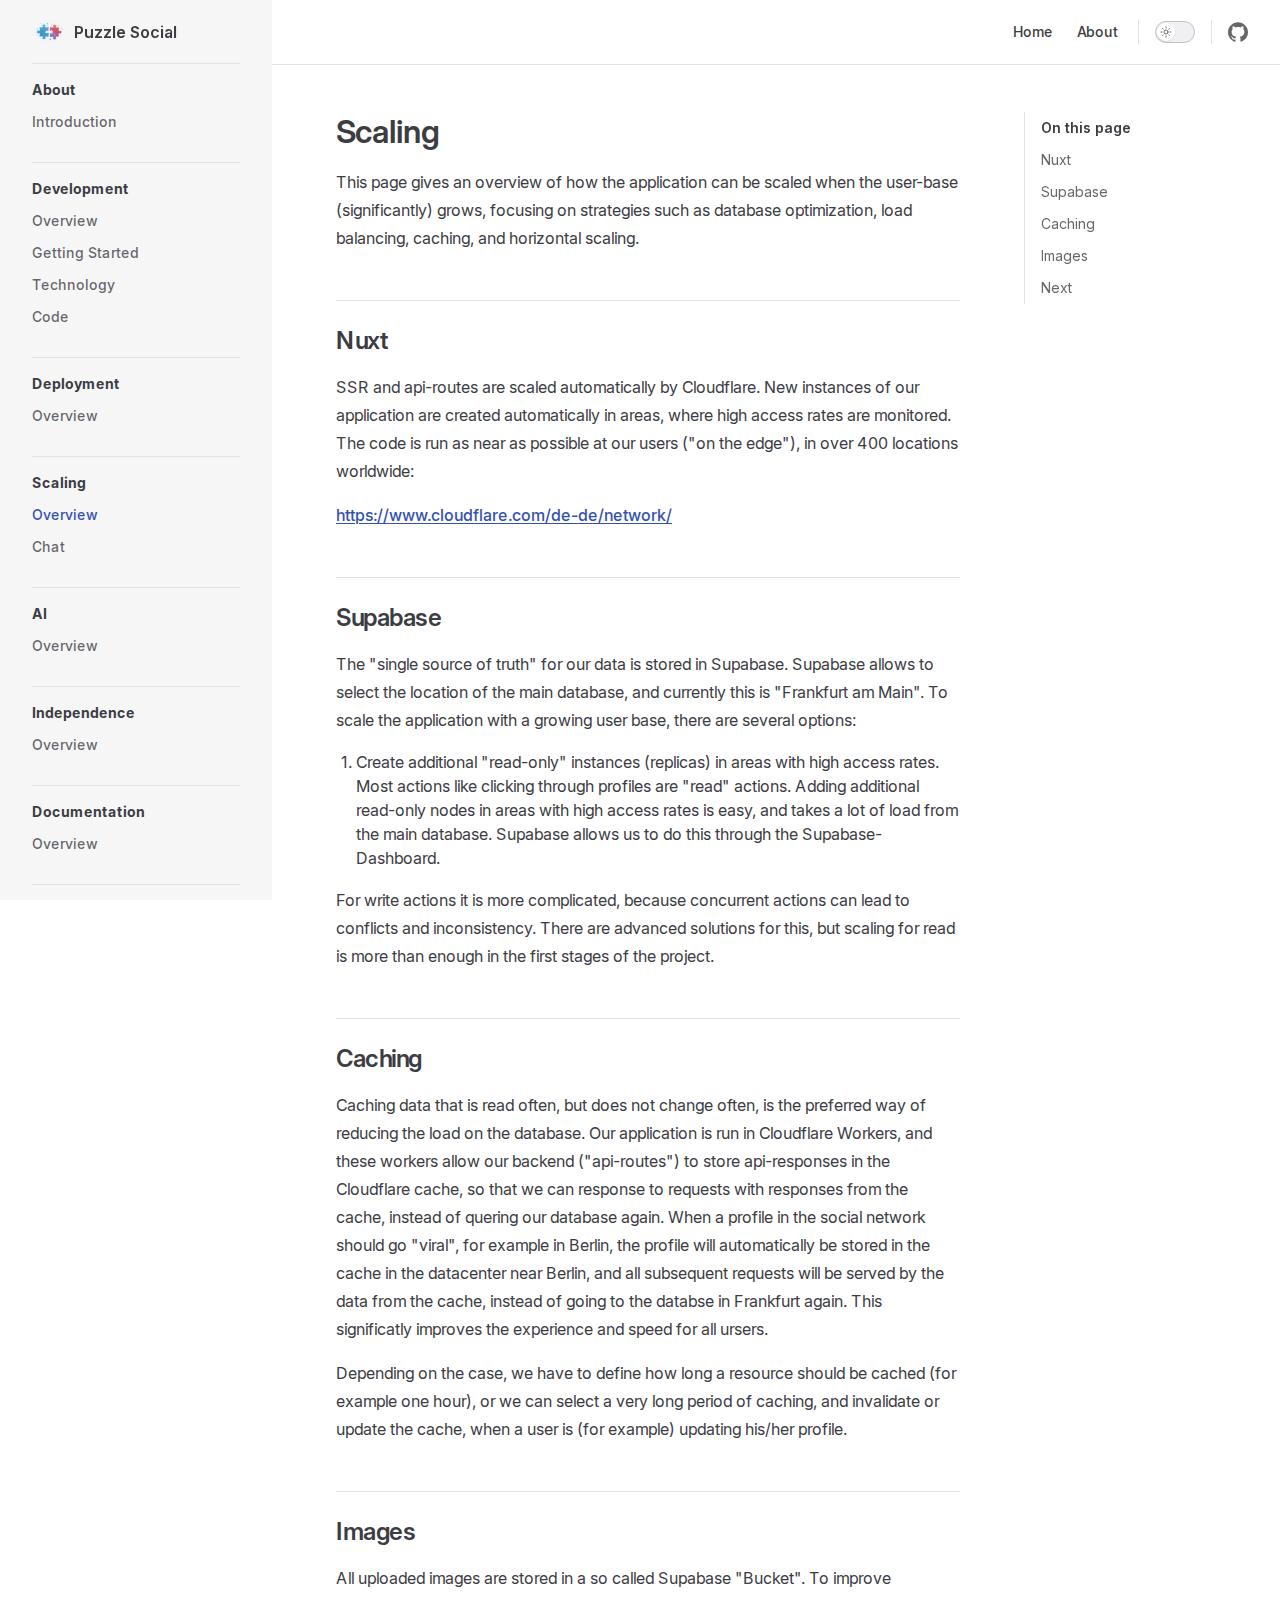
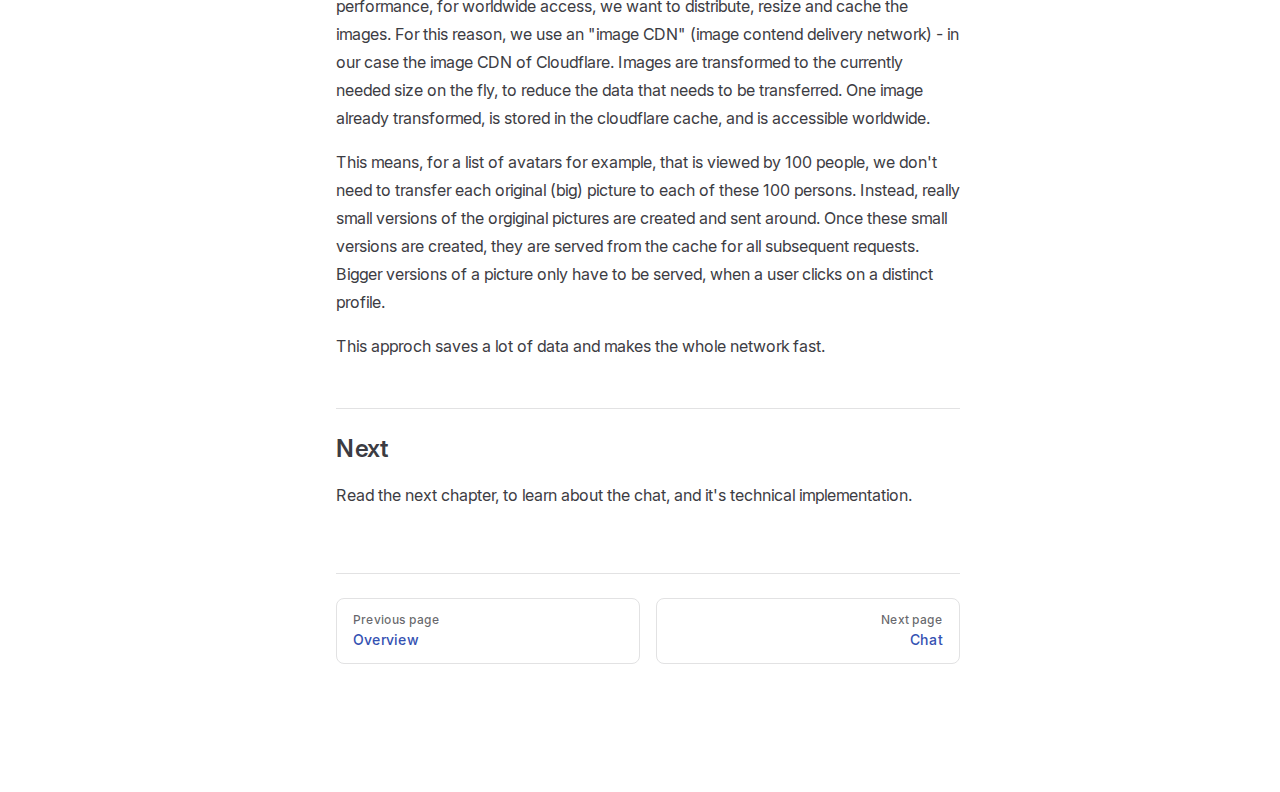
<file: scaling.html>
<!DOCTYPE html>
<html lang="en-US" dir="ltr">
  <head>
    <meta charset="utf-8">
    <meta name="viewport" content="width=device-width,initial-scale=1">
    <title>Scaling | Puzzle Social</title>
    <meta name="description" content="Documentation">
    <meta name="generator" content="VitePress v1.5.0">
    <link rel="preload stylesheet" href="/assets/style.DzeqEvMz.css" as="style">
    <link rel="preload stylesheet" href="/vp-icons.css" as="style">
    
    <script type="module" src="/assets/app.CKHkjn_m.js"></script>
    <link rel="preload" href="/assets/inter-roman-latin.Di8DUHzh.woff2" as="font" type="font/woff2" crossorigin="">
    <link rel="modulepreload" href="/assets/chunks/theme.HzTJgZjO.js">
    <link rel="modulepreload" href="/assets/chunks/framework.nlCHK0Xf.js">
    <link rel="modulepreload" href="/assets/scaling.md.CBuzjVbk.lean.js">
    <script id="check-dark-mode">(()=>{const e=localStorage.getItem("vitepress-theme-appearance")||"auto",a=window.matchMedia("(prefers-color-scheme: dark)").matches;(!e||e==="auto"?a:e==="dark")&&document.documentElement.classList.add("dark")})();</script>
    <script id="check-mac-os">document.documentElement.classList.toggle("mac",/Mac|iPhone|iPod|iPad/i.test(navigator.platform));</script>
  </head>
  <body>
    <div id="app"><div class="Layout" data-v-39b851b6><!--[--><!--]--><!--[--><span tabindex="-1" data-v-a06310ac></span><a href="#VPContent" class="VPSkipLink visually-hidden" data-v-a06310ac> Skip to content </a><!--]--><!----><header class="VPNav" data-v-39b851b6 data-v-1125fe0e><div class="VPNavBar" data-v-1125fe0e data-v-8c74a6bf><div class="wrapper" data-v-8c74a6bf><div class="container" data-v-8c74a6bf><div class="title" data-v-8c74a6bf><div class="VPNavBarTitle has-sidebar" data-v-8c74a6bf data-v-91ea8bb2><a class="title" href="/" data-v-91ea8bb2><!--[--><!--]--><!--[--><img class="VPImage logo" src="/puzzles.png" alt data-v-e838cdb3><!--]--><span data-v-91ea8bb2>Puzzle Social</span><!--[--><!--]--></a></div></div><div class="content" data-v-8c74a6bf><div class="content-body" data-v-8c74a6bf><!--[--><!--]--><div class="VPNavBarSearch search" data-v-8c74a6bf><!----></div><nav aria-labelledby="main-nav-aria-label" class="VPNavBarMenu menu" data-v-8c74a6bf data-v-d62dda7e><span id="main-nav-aria-label" class="visually-hidden" data-v-d62dda7e> Main Navigation </span><!--[--><!--[--><a class="VPLink link VPNavBarMenuLink" href="/" tabindex="0" data-v-d62dda7e data-v-f334ebb6><!--[--><span data-v-f334ebb6>Home</span><!--]--></a><!--]--><!--[--><a class="VPLink link VPNavBarMenuLink" href="/about.html" tabindex="0" data-v-d62dda7e data-v-f334ebb6><!--[--><span data-v-f334ebb6>About</span><!--]--></a><!--]--><!--]--></nav><!----><div class="VPNavBarAppearance appearance" data-v-8c74a6bf data-v-407d5c63><button class="VPSwitch VPSwitchAppearance" type="button" role="switch" title aria-checked="false" data-v-407d5c63 data-v-2994eab3 data-v-2ed556eb><span class="check" data-v-2ed556eb><span class="icon" data-v-2ed556eb><!--[--><span class="vpi-sun sun" data-v-2994eab3></span><span class="vpi-moon moon" data-v-2994eab3></span><!--]--></span></span></button></div><div class="VPSocialLinks VPNavBarSocialLinks social-links" data-v-8c74a6bf data-v-05a069e5 data-v-b299d3ce><!--[--><a class="VPSocialLink no-icon" href="https://github.com/ever-mira/puzzle-social" aria-label="github" target="_blank" rel="noopener" data-v-b299d3ce data-v-1dde8092><span class="vpi-social-github"></span></a><!--]--></div><div class="VPFlyout VPNavBarExtra extra" data-v-8c74a6bf data-v-d10923a3 data-v-f1cced18><button type="button" class="button" aria-haspopup="true" aria-expanded="false" aria-label="extra navigation" data-v-f1cced18><span class="vpi-more-horizontal icon" data-v-f1cced18></span></button><div class="menu" data-v-f1cced18><div class="VPMenu" data-v-f1cced18 data-v-b71e5dd0><!----><!--[--><!--[--><!----><div class="group" data-v-d10923a3><div class="item appearance" data-v-d10923a3><p class="label" data-v-d10923a3>Appearance</p><div class="appearance-action" data-v-d10923a3><button class="VPSwitch VPSwitchAppearance" type="button" role="switch" title aria-checked="false" data-v-d10923a3 data-v-2994eab3 data-v-2ed556eb><span class="check" data-v-2ed556eb><span class="icon" data-v-2ed556eb><!--[--><span class="vpi-sun sun" data-v-2994eab3></span><span class="vpi-moon moon" data-v-2994eab3></span><!--]--></span></span></button></div></div></div><div class="group" data-v-d10923a3><div class="item social-links" data-v-d10923a3><div class="VPSocialLinks social-links-list" data-v-d10923a3 data-v-b299d3ce><!--[--><a class="VPSocialLink no-icon" href="https://github.com/ever-mira/puzzle-social" aria-label="github" target="_blank" rel="noopener" data-v-b299d3ce data-v-1dde8092><span class="vpi-social-github"></span></a><!--]--></div></div></div><!--]--><!--]--></div></div></div><!--[--><!--]--><button type="button" class="VPNavBarHamburger hamburger" aria-label="mobile navigation" aria-expanded="false" aria-controls="VPNavScreen" data-v-8c74a6bf data-v-661d4f1a><span class="container" data-v-661d4f1a><span class="top" data-v-661d4f1a></span><span class="middle" data-v-661d4f1a></span><span class="bottom" data-v-661d4f1a></span></span></button></div></div></div></div><div class="divider" data-v-8c74a6bf><div class="divider-line" data-v-8c74a6bf></div></div></div><!----></header><div class="VPLocalNav has-sidebar empty" data-v-39b851b6 data-v-e758e1b7><div class="container" data-v-e758e1b7><button class="menu" aria-expanded="false" aria-controls="VPSidebarNav" data-v-e758e1b7><span class="vpi-align-left menu-icon" data-v-e758e1b7></span><span class="menu-text" data-v-e758e1b7>Menu</span></button><div class="VPLocalNavOutlineDropdown" style="--vp-vh:0px;" data-v-e758e1b7 data-v-ebf966df><button data-v-ebf966df>Return to top</button><!----></div></div></div><aside class="VPSidebar" data-v-39b851b6 data-v-6b9869d7><div class="curtain" data-v-6b9869d7></div><nav class="nav" id="VPSidebarNav" aria-labelledby="sidebar-aria-label" tabindex="-1" data-v-6b9869d7><span class="visually-hidden" id="sidebar-aria-label" data-v-6b9869d7> Sidebar Navigation </span><!--[--><!--]--><!--[--><div class="no-transition group" data-v-71286ee5><section class="VPSidebarItem level-0" data-v-71286ee5 data-v-877bfe94><div class="item" role="button" tabindex="0" data-v-877bfe94><div class="indicator" data-v-877bfe94></div><h2 class="text" data-v-877bfe94>About</h2><!----></div><div class="items" data-v-877bfe94><!--[--><div class="VPSidebarItem level-1 is-link" data-v-877bfe94 data-v-877bfe94><div class="item" data-v-877bfe94><div class="indicator" data-v-877bfe94></div><a class="VPLink link link" href="/about.html" data-v-877bfe94><!--[--><p class="text" data-v-877bfe94>Introduction</p><!--]--></a><!----></div><!----></div><!--]--></div></section></div><div class="no-transition group" data-v-71286ee5><section class="VPSidebarItem level-0" data-v-71286ee5 data-v-877bfe94><div class="item" role="button" tabindex="0" data-v-877bfe94><div class="indicator" data-v-877bfe94></div><h2 class="text" data-v-877bfe94>Development</h2><!----></div><div class="items" data-v-877bfe94><!--[--><div class="VPSidebarItem level-1 is-link" data-v-877bfe94 data-v-877bfe94><div class="item" data-v-877bfe94><div class="indicator" data-v-877bfe94></div><a class="VPLink link link" href="/overview.html" data-v-877bfe94><!--[--><p class="text" data-v-877bfe94>Overview</p><!--]--></a><!----></div><!----></div><div class="VPSidebarItem level-1 is-link" data-v-877bfe94 data-v-877bfe94><div class="item" data-v-877bfe94><div class="indicator" data-v-877bfe94></div><a class="VPLink link link" href="/getting-started.html" data-v-877bfe94><!--[--><p class="text" data-v-877bfe94>Getting Started</p><!--]--></a><!----></div><!----></div><div class="VPSidebarItem level-1 is-link" data-v-877bfe94 data-v-877bfe94><div class="item" data-v-877bfe94><div class="indicator" data-v-877bfe94></div><a class="VPLink link link" href="/technology.html" data-v-877bfe94><!--[--><p class="text" data-v-877bfe94>Technology</p><!--]--></a><!----></div><!----></div><div class="VPSidebarItem level-1 is-link" data-v-877bfe94 data-v-877bfe94><div class="item" data-v-877bfe94><div class="indicator" data-v-877bfe94></div><a class="VPLink link link" href="/code.html" data-v-877bfe94><!--[--><p class="text" data-v-877bfe94>Code</p><!--]--></a><!----></div><!----></div><!--]--></div></section></div><div class="no-transition group" data-v-71286ee5><section class="VPSidebarItem level-0" data-v-71286ee5 data-v-877bfe94><div class="item" role="button" tabindex="0" data-v-877bfe94><div class="indicator" data-v-877bfe94></div><h2 class="text" data-v-877bfe94>Deployment</h2><!----></div><div class="items" data-v-877bfe94><!--[--><div class="VPSidebarItem level-1 is-link" data-v-877bfe94 data-v-877bfe94><div class="item" data-v-877bfe94><div class="indicator" data-v-877bfe94></div><a class="VPLink link link" href="/deployment.html" data-v-877bfe94><!--[--><p class="text" data-v-877bfe94>Overview</p><!--]--></a><!----></div><!----></div><!--]--></div></section></div><div class="no-transition group" data-v-71286ee5><section class="VPSidebarItem level-0 has-active" data-v-71286ee5 data-v-877bfe94><div class="item" role="button" tabindex="0" data-v-877bfe94><div class="indicator" data-v-877bfe94></div><h2 class="text" data-v-877bfe94>Scaling</h2><!----></div><div class="items" data-v-877bfe94><!--[--><div class="VPSidebarItem level-1 is-link" data-v-877bfe94 data-v-877bfe94><div class="item" data-v-877bfe94><div class="indicator" data-v-877bfe94></div><a class="VPLink link link" href="/scaling.html" data-v-877bfe94><!--[--><p class="text" data-v-877bfe94>Overview</p><!--]--></a><!----></div><!----></div><div class="VPSidebarItem level-1 is-link" data-v-877bfe94 data-v-877bfe94><div class="item" data-v-877bfe94><div class="indicator" data-v-877bfe94></div><a class="VPLink link link" href="/chat.html" data-v-877bfe94><!--[--><p class="text" data-v-877bfe94>Chat</p><!--]--></a><!----></div><!----></div><!--]--></div></section></div><div class="no-transition group" data-v-71286ee5><section class="VPSidebarItem level-0" data-v-71286ee5 data-v-877bfe94><div class="item" role="button" tabindex="0" data-v-877bfe94><div class="indicator" data-v-877bfe94></div><h2 class="text" data-v-877bfe94>AI</h2><!----></div><div class="items" data-v-877bfe94><!--[--><div class="VPSidebarItem level-1 is-link" data-v-877bfe94 data-v-877bfe94><div class="item" data-v-877bfe94><div class="indicator" data-v-877bfe94></div><a class="VPLink link link" href="/ai.html" data-v-877bfe94><!--[--><p class="text" data-v-877bfe94>Overview</p><!--]--></a><!----></div><!----></div><!--]--></div></section></div><div class="no-transition group" data-v-71286ee5><section class="VPSidebarItem level-0" data-v-71286ee5 data-v-877bfe94><div class="item" role="button" tabindex="0" data-v-877bfe94><div class="indicator" data-v-877bfe94></div><h2 class="text" data-v-877bfe94>Independence</h2><!----></div><div class="items" data-v-877bfe94><!--[--><div class="VPSidebarItem level-1 is-link" data-v-877bfe94 data-v-877bfe94><div class="item" data-v-877bfe94><div class="indicator" data-v-877bfe94></div><a class="VPLink link link" href="/independence.html" data-v-877bfe94><!--[--><p class="text" data-v-877bfe94>Overview</p><!--]--></a><!----></div><!----></div><!--]--></div></section></div><div class="no-transition group" data-v-71286ee5><section class="VPSidebarItem level-0" data-v-71286ee5 data-v-877bfe94><div class="item" role="button" tabindex="0" data-v-877bfe94><div class="indicator" data-v-877bfe94></div><h2 class="text" data-v-877bfe94>Documentation</h2><!----></div><div class="items" data-v-877bfe94><!--[--><div class="VPSidebarItem level-1 is-link" data-v-877bfe94 data-v-877bfe94><div class="item" data-v-877bfe94><div class="indicator" data-v-877bfe94></div><a class="VPLink link link" href="/documentation.html" data-v-877bfe94><!--[--><p class="text" data-v-877bfe94>Overview</p><!--]--></a><!----></div><!----></div><!--]--></div></section></div><div class="no-transition group" data-v-71286ee5><section class="VPSidebarItem level-0" data-v-71286ee5 data-v-877bfe94><div class="item" role="button" tabindex="0" data-v-877bfe94><div class="indicator" data-v-877bfe94></div><h2 class="text" data-v-877bfe94>Vision</h2><!----></div><div class="items" data-v-877bfe94><!--[--><div class="VPSidebarItem level-1 is-link" data-v-877bfe94 data-v-877bfe94><div class="item" data-v-877bfe94><div class="indicator" data-v-877bfe94></div><a class="VPLink link link" href="/vision.html" data-v-877bfe94><!--[--><p class="text" data-v-877bfe94>Overview</p><!--]--></a><!----></div><!----></div><!--]--></div></section></div><!--]--><!--[--><!--]--></nav></aside><div class="VPContent has-sidebar" id="VPContent" data-v-39b851b6 data-v-cc09d6e0><div class="VPDoc has-sidebar has-aside" data-v-cc09d6e0 data-v-f87ade32><!--[--><!--]--><div class="container" data-v-f87ade32><div class="aside" data-v-f87ade32><div class="aside-curtain" data-v-f87ade32></div><div class="aside-container" data-v-f87ade32><div class="aside-content" data-v-f87ade32><div class="VPDocAside" data-v-f87ade32 data-v-c0d770e2><!--[--><!--]--><!--[--><!--]--><nav aria-labelledby="doc-outline-aria-label" class="VPDocAsideOutline" data-v-c0d770e2 data-v-154faa32><div class="content" data-v-154faa32><div class="outline-marker" data-v-154faa32></div><div aria-level="2" class="outline-title" id="doc-outline-aria-label" role="heading" data-v-154faa32>On this page</div><ul class="VPDocOutlineItem root" data-v-154faa32 data-v-a993366b><!--[--><!--]--></ul></div></nav><!--[--><!--]--><div class="spacer" data-v-c0d770e2></div><!--[--><!--]--><!----><!--[--><!--]--><!--[--><!--]--></div></div></div></div><div class="content" data-v-f87ade32><div class="content-container" data-v-f87ade32><!--[--><!--]--><main class="main" data-v-f87ade32><div style="position:relative;" class="vp-doc _scaling" data-v-f87ade32><div><h1 id="scaling" tabindex="-1">Scaling <a class="header-anchor" href="#scaling" aria-label="Permalink to &quot;Scaling&quot;">​</a></h1><p>This page gives an overview of how the application can be scaled when the user-base (significantly) grows, focusing on strategies such as database optimization, load balancing, caching, and horizontal scaling.</p><h2 id="nuxt" tabindex="-1">Nuxt <a class="header-anchor" href="#nuxt" aria-label="Permalink to &quot;Nuxt&quot;">​</a></h2><p>SSR and api-routes are scaled automatically by Cloudflare. New instances of our application are created automatically in areas, where high access rates are monitored. The code is run as near as possible at our users (&quot;on the edge&quot;), in over 400 locations worldwide:</p><p><a href="https://www.cloudflare.com/de-de/network/" target="_blank" rel="noreferrer">https://www.cloudflare.com/de-de/network/</a></p><h2 id="supabase" tabindex="-1">Supabase <a class="header-anchor" href="#supabase" aria-label="Permalink to &quot;Supabase&quot;">​</a></h2><p>The &quot;single source of truth&quot; for our data is stored in Supabase. Supabase allows to select the location of the main database, and currently this is &quot;Frankfurt am Main&quot;. To scale the application with a growing user base, there are several options:</p><ol><li>Create additional &quot;read-only&quot; instances (replicas) in areas with high access rates. Most actions like clicking through profiles are &quot;read&quot; actions. Adding additional read-only nodes in areas with high access rates is easy, and takes a lot of load from the main database. Supabase allows us to do this through the Supabase-Dashboard.</li></ol><p>For write actions it is more complicated, because concurrent actions can lead to conflicts and inconsistency. There are advanced solutions for this, but scaling for read is more than enough in the first stages of the project.</p><h2 id="caching" tabindex="-1">Caching <a class="header-anchor" href="#caching" aria-label="Permalink to &quot;Caching&quot;">​</a></h2><p>Caching data that is read often, but does not change often, is the preferred way of reducing the load on the database. Our application is run in Cloudflare Workers, and these workers allow our backend (&quot;api-routes&quot;) to store api-responses in the Cloudflare cache, so that we can response to requests with responses from the cache, instead of quering our database again. When a profile in the social network should go &quot;viral&quot;, for example in Berlin, the profile will automatically be stored in the cache in the datacenter near Berlin, and all subsequent requests will be served by the data from the cache, instead of going to the databse in Frankfurt again. This significatly improves the experience and speed for all ursers.</p><p>Depending on the case, we have to define how long a resource should be cached (for example one hour), or we can select a very long period of caching, and invalidate or update the cache, when a user is (for example) updating his/her profile.</p><h2 id="images" tabindex="-1">Images <a class="header-anchor" href="#images" aria-label="Permalink to &quot;Images&quot;">​</a></h2><p>All uploaded images are stored in a so called Supabase &quot;Bucket&quot;. To improve performance, for worldwide access, we want to distribute, resize and cache the images. For this reason, we use an &quot;image CDN&quot; (image contend delivery network) - in our case the image CDN of Cloudflare. Images are transformed to the currently needed size on the fly, to reduce the data that needs to be transferred. One image already transformed, is stored in the cloudflare cache, and is accessible worldwide.</p><p>This means, for a list of avatars for example, that is viewed by 100 people, we don&#39;t need to transfer each original (big) picture to each of these 100 persons. Instead, really small versions of the orgiginal pictures are created and sent around. Once these small versions are created, they are served from the cache for all subsequent requests. Bigger versions of a picture only have to be served, when a user clicks on a distinct profile.</p><p>This approch saves a lot of data and makes the whole network fast.</p><h2 id="next" tabindex="-1">Next <a class="header-anchor" href="#next" aria-label="Permalink to &quot;Next&quot;">​</a></h2><p>Read the next chapter, to learn about the chat, and it&#39;s technical implementation.</p></div></div></main><footer class="VPDocFooter" data-v-f87ade32 data-v-a287ad5f><!--[--><!--]--><!----><nav class="prev-next" aria-labelledby="doc-footer-aria-label" data-v-a287ad5f><span class="visually-hidden" id="doc-footer-aria-label" data-v-a287ad5f>Pager</span><div class="pager" data-v-a287ad5f><a class="VPLink link pager-link prev" href="/deployment.html" data-v-a287ad5f><!--[--><span class="desc" data-v-a287ad5f>Previous page</span><span class="title" data-v-a287ad5f>Overview</span><!--]--></a></div><div class="pager" data-v-a287ad5f><a class="VPLink link pager-link next" href="/chat.html" data-v-a287ad5f><!--[--><span class="desc" data-v-a287ad5f>Next page</span><span class="title" data-v-a287ad5f>Chat</span><!--]--></a></div></nav></footer><!--[--><!--]--></div></div></div><!--[--><!--]--></div></div><!----><!--[--><!--]--></div></div>
    <script>window.__VP_HASH_MAP__=JSON.parse("{\"about.md\":\"DE8RqJZr\",\"ai.md\":\"D3wGc2Ie\",\"chat.md\":\"DtjuUU1D\",\"code.md\":\"BWOMAE8-\",\"deployment.md\":\"Cy3kxtdu\",\"documentation.md\":\"B1wdu_Nd\",\"getting-started.md\":\"DqfA1l7P\",\"independence.md\":\"CF4NGfja\",\"index.md\":\"BMMUJNVi\",\"overview.md\":\"CvpkIX1d\",\"scaling.md\":\"CBuzjVbk\",\"technology.md\":\"wJYJFhFs\",\"vision.md\":\"CPAqMG8e\"}");window.__VP_SITE_DATA__=JSON.parse("{\"lang\":\"en-US\",\"dir\":\"ltr\",\"title\":\"Puzzle Social\",\"description\":\"Documentation\",\"base\":\"/\",\"head\":[],\"router\":{\"prefetchLinks\":true},\"appearance\":true,\"themeConfig\":{\"nav\":[{\"text\":\"Home\",\"link\":\"/\"},{\"text\":\"About\",\"link\":\"/about\"}],\"sidebar\":[{\"text\":\"About\",\"items\":[{\"text\":\"Introduction\",\"link\":\"/about\"}]},{\"text\":\"Development\",\"items\":[{\"text\":\"Overview\",\"link\":\"/overview\"},{\"text\":\"Getting Started\",\"link\":\"/getting-started\"},{\"text\":\"Technology\",\"link\":\"/technology\"},{\"text\":\"Code\",\"link\":\"/code\"}]},{\"text\":\"Deployment\",\"items\":[{\"text\":\"Overview\",\"link\":\"/deployment\"}]},{\"text\":\"Scaling\",\"items\":[{\"text\":\"Overview\",\"link\":\"/scaling\"},{\"text\":\"Chat\",\"link\":\"/chat\"}]},{\"text\":\"AI\",\"items\":[{\"text\":\"Overview\",\"link\":\"/ai\"}]},{\"text\":\"Independence\",\"items\":[{\"text\":\"Overview\",\"link\":\"/independence\"}]},{\"text\":\"Documentation\",\"items\":[{\"text\":\"Overview\",\"link\":\"/documentation\"}]},{\"text\":\"Vision\",\"items\":[{\"text\":\"Overview\",\"link\":\"/vision\"}]}],\"socialLinks\":[{\"icon\":\"github\",\"link\":\"https://github.com/ever-mira/puzzle-social\"}],\"logo\":\"/puzzles.png\"},\"locales\":{},\"scrollOffset\":134,\"cleanUrls\":false}");</script>
    
  </body>
</html>
</file>
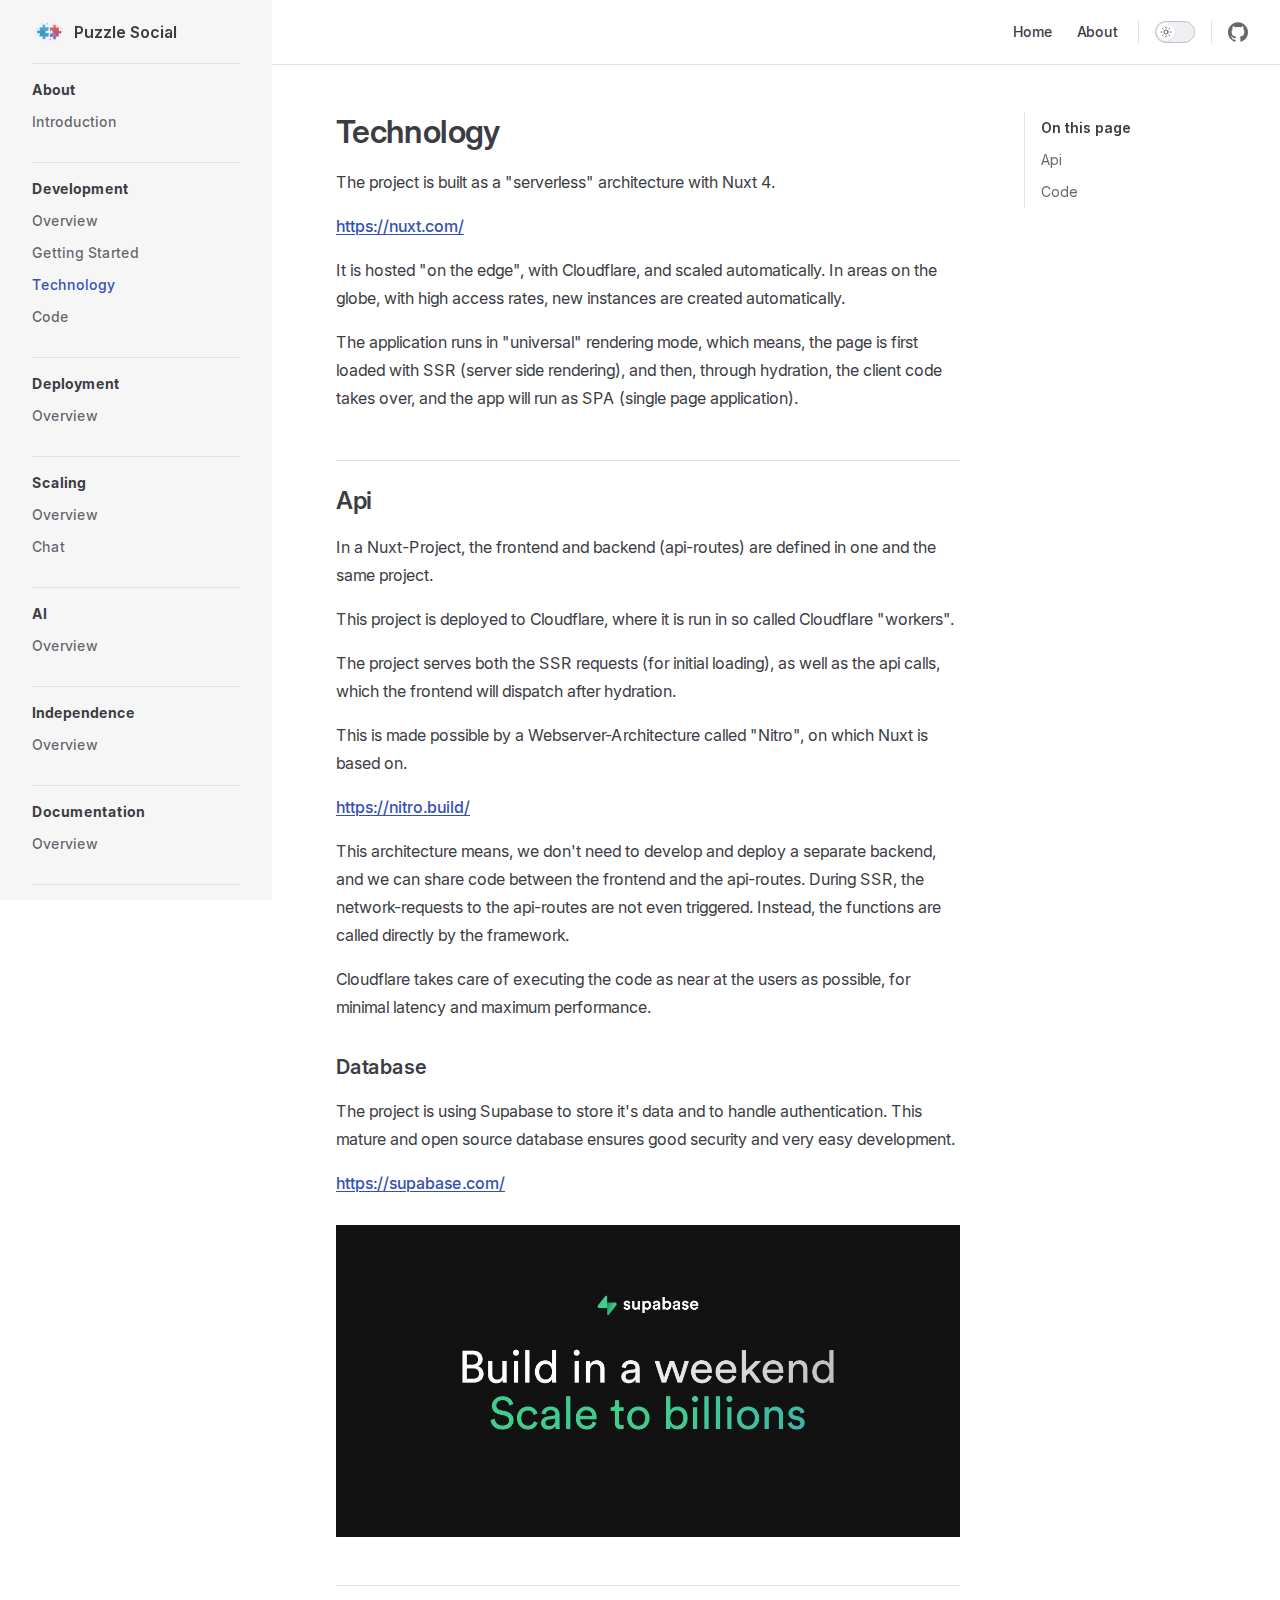
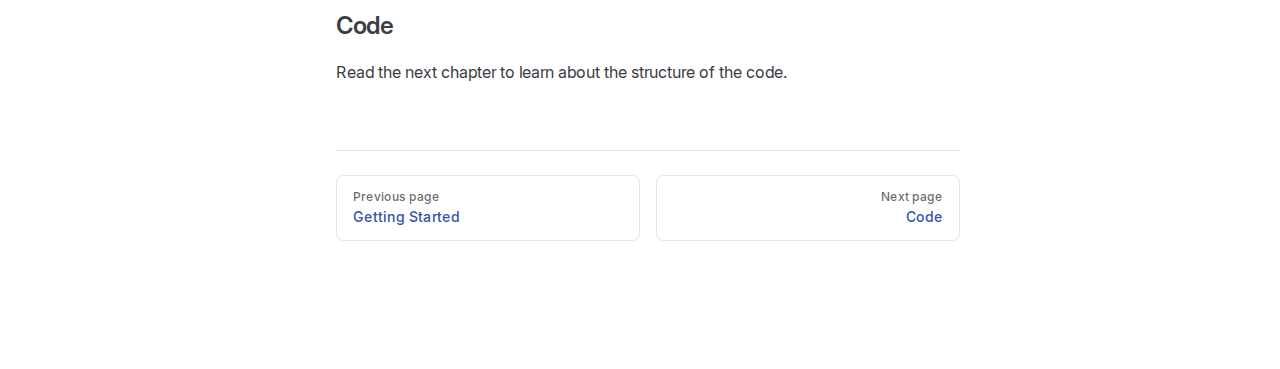
<file: technology.html>
<!DOCTYPE html>
<html lang="en-US" dir="ltr">
  <head>
    <meta charset="utf-8">
    <meta name="viewport" content="width=device-width,initial-scale=1">
    <title>Technology | Puzzle Social</title>
    <meta name="description" content="Documentation">
    <meta name="generator" content="VitePress v1.5.0">
    <link rel="preload stylesheet" href="/assets/style.DzeqEvMz.css" as="style">
    <link rel="preload stylesheet" href="/vp-icons.css" as="style">
    
    <script type="module" src="/assets/app.CKHkjn_m.js"></script>
    <link rel="preload" href="/assets/inter-roman-latin.Di8DUHzh.woff2" as="font" type="font/woff2" crossorigin="">
    <link rel="modulepreload" href="/assets/chunks/theme.HzTJgZjO.js">
    <link rel="modulepreload" href="/assets/chunks/framework.nlCHK0Xf.js">
    <link rel="modulepreload" href="/assets/technology.md.wJYJFhFs.lean.js">
    <script id="check-dark-mode">(()=>{const e=localStorage.getItem("vitepress-theme-appearance")||"auto",a=window.matchMedia("(prefers-color-scheme: dark)").matches;(!e||e==="auto"?a:e==="dark")&&document.documentElement.classList.add("dark")})();</script>
    <script id="check-mac-os">document.documentElement.classList.toggle("mac",/Mac|iPhone|iPod|iPad/i.test(navigator.platform));</script>
  </head>
  <body>
    <div id="app"><div class="Layout" data-v-39b851b6><!--[--><!--]--><!--[--><span tabindex="-1" data-v-a06310ac></span><a href="#VPContent" class="VPSkipLink visually-hidden" data-v-a06310ac> Skip to content </a><!--]--><!----><header class="VPNav" data-v-39b851b6 data-v-1125fe0e><div class="VPNavBar" data-v-1125fe0e data-v-8c74a6bf><div class="wrapper" data-v-8c74a6bf><div class="container" data-v-8c74a6bf><div class="title" data-v-8c74a6bf><div class="VPNavBarTitle has-sidebar" data-v-8c74a6bf data-v-91ea8bb2><a class="title" href="/" data-v-91ea8bb2><!--[--><!--]--><!--[--><img class="VPImage logo" src="/puzzles.png" alt data-v-e838cdb3><!--]--><span data-v-91ea8bb2>Puzzle Social</span><!--[--><!--]--></a></div></div><div class="content" data-v-8c74a6bf><div class="content-body" data-v-8c74a6bf><!--[--><!--]--><div class="VPNavBarSearch search" data-v-8c74a6bf><!----></div><nav aria-labelledby="main-nav-aria-label" class="VPNavBarMenu menu" data-v-8c74a6bf data-v-d62dda7e><span id="main-nav-aria-label" class="visually-hidden" data-v-d62dda7e> Main Navigation </span><!--[--><!--[--><a class="VPLink link VPNavBarMenuLink" href="/" tabindex="0" data-v-d62dda7e data-v-f334ebb6><!--[--><span data-v-f334ebb6>Home</span><!--]--></a><!--]--><!--[--><a class="VPLink link VPNavBarMenuLink" href="/about.html" tabindex="0" data-v-d62dda7e data-v-f334ebb6><!--[--><span data-v-f334ebb6>About</span><!--]--></a><!--]--><!--]--></nav><!----><div class="VPNavBarAppearance appearance" data-v-8c74a6bf data-v-407d5c63><button class="VPSwitch VPSwitchAppearance" type="button" role="switch" title aria-checked="false" data-v-407d5c63 data-v-2994eab3 data-v-2ed556eb><span class="check" data-v-2ed556eb><span class="icon" data-v-2ed556eb><!--[--><span class="vpi-sun sun" data-v-2994eab3></span><span class="vpi-moon moon" data-v-2994eab3></span><!--]--></span></span></button></div><div class="VPSocialLinks VPNavBarSocialLinks social-links" data-v-8c74a6bf data-v-05a069e5 data-v-b299d3ce><!--[--><a class="VPSocialLink no-icon" href="https://github.com/ever-mira/puzzle-social" aria-label="github" target="_blank" rel="noopener" data-v-b299d3ce data-v-1dde8092><span class="vpi-social-github"></span></a><!--]--></div><div class="VPFlyout VPNavBarExtra extra" data-v-8c74a6bf data-v-d10923a3 data-v-f1cced18><button type="button" class="button" aria-haspopup="true" aria-expanded="false" aria-label="extra navigation" data-v-f1cced18><span class="vpi-more-horizontal icon" data-v-f1cced18></span></button><div class="menu" data-v-f1cced18><div class="VPMenu" data-v-f1cced18 data-v-b71e5dd0><!----><!--[--><!--[--><!----><div class="group" data-v-d10923a3><div class="item appearance" data-v-d10923a3><p class="label" data-v-d10923a3>Appearance</p><div class="appearance-action" data-v-d10923a3><button class="VPSwitch VPSwitchAppearance" type="button" role="switch" title aria-checked="false" data-v-d10923a3 data-v-2994eab3 data-v-2ed556eb><span class="check" data-v-2ed556eb><span class="icon" data-v-2ed556eb><!--[--><span class="vpi-sun sun" data-v-2994eab3></span><span class="vpi-moon moon" data-v-2994eab3></span><!--]--></span></span></button></div></div></div><div class="group" data-v-d10923a3><div class="item social-links" data-v-d10923a3><div class="VPSocialLinks social-links-list" data-v-d10923a3 data-v-b299d3ce><!--[--><a class="VPSocialLink no-icon" href="https://github.com/ever-mira/puzzle-social" aria-label="github" target="_blank" rel="noopener" data-v-b299d3ce data-v-1dde8092><span class="vpi-social-github"></span></a><!--]--></div></div></div><!--]--><!--]--></div></div></div><!--[--><!--]--><button type="button" class="VPNavBarHamburger hamburger" aria-label="mobile navigation" aria-expanded="false" aria-controls="VPNavScreen" data-v-8c74a6bf data-v-661d4f1a><span class="container" data-v-661d4f1a><span class="top" data-v-661d4f1a></span><span class="middle" data-v-661d4f1a></span><span class="bottom" data-v-661d4f1a></span></span></button></div></div></div></div><div class="divider" data-v-8c74a6bf><div class="divider-line" data-v-8c74a6bf></div></div></div><!----></header><div class="VPLocalNav has-sidebar empty" data-v-39b851b6 data-v-e758e1b7><div class="container" data-v-e758e1b7><button class="menu" aria-expanded="false" aria-controls="VPSidebarNav" data-v-e758e1b7><span class="vpi-align-left menu-icon" data-v-e758e1b7></span><span class="menu-text" data-v-e758e1b7>Menu</span></button><div class="VPLocalNavOutlineDropdown" style="--vp-vh:0px;" data-v-e758e1b7 data-v-ebf966df><button data-v-ebf966df>Return to top</button><!----></div></div></div><aside class="VPSidebar" data-v-39b851b6 data-v-6b9869d7><div class="curtain" data-v-6b9869d7></div><nav class="nav" id="VPSidebarNav" aria-labelledby="sidebar-aria-label" tabindex="-1" data-v-6b9869d7><span class="visually-hidden" id="sidebar-aria-label" data-v-6b9869d7> Sidebar Navigation </span><!--[--><!--]--><!--[--><div class="no-transition group" data-v-71286ee5><section class="VPSidebarItem level-0" data-v-71286ee5 data-v-877bfe94><div class="item" role="button" tabindex="0" data-v-877bfe94><div class="indicator" data-v-877bfe94></div><h2 class="text" data-v-877bfe94>About</h2><!----></div><div class="items" data-v-877bfe94><!--[--><div class="VPSidebarItem level-1 is-link" data-v-877bfe94 data-v-877bfe94><div class="item" data-v-877bfe94><div class="indicator" data-v-877bfe94></div><a class="VPLink link link" href="/about.html" data-v-877bfe94><!--[--><p class="text" data-v-877bfe94>Introduction</p><!--]--></a><!----></div><!----></div><!--]--></div></section></div><div class="no-transition group" data-v-71286ee5><section class="VPSidebarItem level-0 has-active" data-v-71286ee5 data-v-877bfe94><div class="item" role="button" tabindex="0" data-v-877bfe94><div class="indicator" data-v-877bfe94></div><h2 class="text" data-v-877bfe94>Development</h2><!----></div><div class="items" data-v-877bfe94><!--[--><div class="VPSidebarItem level-1 is-link" data-v-877bfe94 data-v-877bfe94><div class="item" data-v-877bfe94><div class="indicator" data-v-877bfe94></div><a class="VPLink link link" href="/overview.html" data-v-877bfe94><!--[--><p class="text" data-v-877bfe94>Overview</p><!--]--></a><!----></div><!----></div><div class="VPSidebarItem level-1 is-link" data-v-877bfe94 data-v-877bfe94><div class="item" data-v-877bfe94><div class="indicator" data-v-877bfe94></div><a class="VPLink link link" href="/getting-started.html" data-v-877bfe94><!--[--><p class="text" data-v-877bfe94>Getting Started</p><!--]--></a><!----></div><!----></div><div class="VPSidebarItem level-1 is-link" data-v-877bfe94 data-v-877bfe94><div class="item" data-v-877bfe94><div class="indicator" data-v-877bfe94></div><a class="VPLink link link" href="/technology.html" data-v-877bfe94><!--[--><p class="text" data-v-877bfe94>Technology</p><!--]--></a><!----></div><!----></div><div class="VPSidebarItem level-1 is-link" data-v-877bfe94 data-v-877bfe94><div class="item" data-v-877bfe94><div class="indicator" data-v-877bfe94></div><a class="VPLink link link" href="/code.html" data-v-877bfe94><!--[--><p class="text" data-v-877bfe94>Code</p><!--]--></a><!----></div><!----></div><!--]--></div></section></div><div class="no-transition group" data-v-71286ee5><section class="VPSidebarItem level-0" data-v-71286ee5 data-v-877bfe94><div class="item" role="button" tabindex="0" data-v-877bfe94><div class="indicator" data-v-877bfe94></div><h2 class="text" data-v-877bfe94>Deployment</h2><!----></div><div class="items" data-v-877bfe94><!--[--><div class="VPSidebarItem level-1 is-link" data-v-877bfe94 data-v-877bfe94><div class="item" data-v-877bfe94><div class="indicator" data-v-877bfe94></div><a class="VPLink link link" href="/deployment.html" data-v-877bfe94><!--[--><p class="text" data-v-877bfe94>Overview</p><!--]--></a><!----></div><!----></div><!--]--></div></section></div><div class="no-transition group" data-v-71286ee5><section class="VPSidebarItem level-0" data-v-71286ee5 data-v-877bfe94><div class="item" role="button" tabindex="0" data-v-877bfe94><div class="indicator" data-v-877bfe94></div><h2 class="text" data-v-877bfe94>Scaling</h2><!----></div><div class="items" data-v-877bfe94><!--[--><div class="VPSidebarItem level-1 is-link" data-v-877bfe94 data-v-877bfe94><div class="item" data-v-877bfe94><div class="indicator" data-v-877bfe94></div><a class="VPLink link link" href="/scaling.html" data-v-877bfe94><!--[--><p class="text" data-v-877bfe94>Overview</p><!--]--></a><!----></div><!----></div><div class="VPSidebarItem level-1 is-link" data-v-877bfe94 data-v-877bfe94><div class="item" data-v-877bfe94><div class="indicator" data-v-877bfe94></div><a class="VPLink link link" href="/chat.html" data-v-877bfe94><!--[--><p class="text" data-v-877bfe94>Chat</p><!--]--></a><!----></div><!----></div><!--]--></div></section></div><div class="no-transition group" data-v-71286ee5><section class="VPSidebarItem level-0" data-v-71286ee5 data-v-877bfe94><div class="item" role="button" tabindex="0" data-v-877bfe94><div class="indicator" data-v-877bfe94></div><h2 class="text" data-v-877bfe94>AI</h2><!----></div><div class="items" data-v-877bfe94><!--[--><div class="VPSidebarItem level-1 is-link" data-v-877bfe94 data-v-877bfe94><div class="item" data-v-877bfe94><div class="indicator" data-v-877bfe94></div><a class="VPLink link link" href="/ai.html" data-v-877bfe94><!--[--><p class="text" data-v-877bfe94>Overview</p><!--]--></a><!----></div><!----></div><!--]--></div></section></div><div class="no-transition group" data-v-71286ee5><section class="VPSidebarItem level-0" data-v-71286ee5 data-v-877bfe94><div class="item" role="button" tabindex="0" data-v-877bfe94><div class="indicator" data-v-877bfe94></div><h2 class="text" data-v-877bfe94>Independence</h2><!----></div><div class="items" data-v-877bfe94><!--[--><div class="VPSidebarItem level-1 is-link" data-v-877bfe94 data-v-877bfe94><div class="item" data-v-877bfe94><div class="indicator" data-v-877bfe94></div><a class="VPLink link link" href="/independence.html" data-v-877bfe94><!--[--><p class="text" data-v-877bfe94>Overview</p><!--]--></a><!----></div><!----></div><!--]--></div></section></div><div class="no-transition group" data-v-71286ee5><section class="VPSidebarItem level-0" data-v-71286ee5 data-v-877bfe94><div class="item" role="button" tabindex="0" data-v-877bfe94><div class="indicator" data-v-877bfe94></div><h2 class="text" data-v-877bfe94>Documentation</h2><!----></div><div class="items" data-v-877bfe94><!--[--><div class="VPSidebarItem level-1 is-link" data-v-877bfe94 data-v-877bfe94><div class="item" data-v-877bfe94><div class="indicator" data-v-877bfe94></div><a class="VPLink link link" href="/documentation.html" data-v-877bfe94><!--[--><p class="text" data-v-877bfe94>Overview</p><!--]--></a><!----></div><!----></div><!--]--></div></section></div><div class="no-transition group" data-v-71286ee5><section class="VPSidebarItem level-0" data-v-71286ee5 data-v-877bfe94><div class="item" role="button" tabindex="0" data-v-877bfe94><div class="indicator" data-v-877bfe94></div><h2 class="text" data-v-877bfe94>Vision</h2><!----></div><div class="items" data-v-877bfe94><!--[--><div class="VPSidebarItem level-1 is-link" data-v-877bfe94 data-v-877bfe94><div class="item" data-v-877bfe94><div class="indicator" data-v-877bfe94></div><a class="VPLink link link" href="/vision.html" data-v-877bfe94><!--[--><p class="text" data-v-877bfe94>Overview</p><!--]--></a><!----></div><!----></div><!--]--></div></section></div><!--]--><!--[--><!--]--></nav></aside><div class="VPContent has-sidebar" id="VPContent" data-v-39b851b6 data-v-cc09d6e0><div class="VPDoc has-sidebar has-aside" data-v-cc09d6e0 data-v-f87ade32><!--[--><!--]--><div class="container" data-v-f87ade32><div class="aside" data-v-f87ade32><div class="aside-curtain" data-v-f87ade32></div><div class="aside-container" data-v-f87ade32><div class="aside-content" data-v-f87ade32><div class="VPDocAside" data-v-f87ade32 data-v-c0d770e2><!--[--><!--]--><!--[--><!--]--><nav aria-labelledby="doc-outline-aria-label" class="VPDocAsideOutline" data-v-c0d770e2 data-v-154faa32><div class="content" data-v-154faa32><div class="outline-marker" data-v-154faa32></div><div aria-level="2" class="outline-title" id="doc-outline-aria-label" role="heading" data-v-154faa32>On this page</div><ul class="VPDocOutlineItem root" data-v-154faa32 data-v-a993366b><!--[--><!--]--></ul></div></nav><!--[--><!--]--><div class="spacer" data-v-c0d770e2></div><!--[--><!--]--><!----><!--[--><!--]--><!--[--><!--]--></div></div></div></div><div class="content" data-v-f87ade32><div class="content-container" data-v-f87ade32><!--[--><!--]--><main class="main" data-v-f87ade32><div style="position:relative;" class="vp-doc _technology" data-v-f87ade32><div><h1 id="technology" tabindex="-1">Technology <a class="header-anchor" href="#technology" aria-label="Permalink to &quot;Technology&quot;">​</a></h1><p>The project is built as a &quot;serverless&quot; architecture with Nuxt 4.</p><p><a href="https://nuxt.com/" target="_blank" rel="noreferrer">https://nuxt.com/</a></p><p>It is hosted &quot;on the edge&quot;, with Cloudflare, and scaled automatically. In areas on the globe, with high access rates, new instances are created automatically.</p><p>The application runs in &quot;universal&quot; rendering mode, which means, the page is first loaded with SSR (server side rendering), and then, through hydration, the client code takes over, and the app will run as SPA (single page application).</p><h2 id="api" tabindex="-1">Api <a class="header-anchor" href="#api" aria-label="Permalink to &quot;Api&quot;">​</a></h2><p>In a Nuxt-Project, the frontend and backend (api-routes) are defined in one and the same project.</p><p>This project is deployed to Cloudflare, where it is run in so called Cloudflare &quot;workers&quot;.</p><p>The project serves both the SSR requests (for initial loading), as well as the api calls, which the frontend will dispatch after hydration.</p><p>This is made possible by a Webserver-Architecture called &quot;Nitro&quot;, on which Nuxt is based on.</p><p><a href="https://nitro.build/" target="_blank" rel="noreferrer">https://nitro.build/</a></p><p>This architecture means, we don&#39;t need to develop and deploy a separate backend, and we can share code between the frontend and the api-routes. During SSR, the network-requests to the api-routes are not even triggered. Instead, the functions are called directly by the framework.</p><p>Cloudflare takes care of executing the code as near at the users as possible, for minimal latency and maximum performance.</p><h3 id="database" tabindex="-1">Database <a class="header-anchor" href="#database" aria-label="Permalink to &quot;Database&quot;">​</a></h3><p>The project is using Supabase to store it&#39;s data and to handle authentication. This mature and open source database ensures good security and very easy development.</p><p><a href="https://supabase.com/" target="_blank" rel="noreferrer">https://supabase.com/</a><br><br><img src="/assets/supabase.DJNL9IbB.jpg" alt=""></p><h2 id="code" tabindex="-1">Code <a class="header-anchor" href="#code" aria-label="Permalink to &quot;Code&quot;">​</a></h2><p>Read the next chapter to learn about the structure of the code.</p></div></div></main><footer class="VPDocFooter" data-v-f87ade32 data-v-a287ad5f><!--[--><!--]--><!----><nav class="prev-next" aria-labelledby="doc-footer-aria-label" data-v-a287ad5f><span class="visually-hidden" id="doc-footer-aria-label" data-v-a287ad5f>Pager</span><div class="pager" data-v-a287ad5f><a class="VPLink link pager-link prev" href="/getting-started.html" data-v-a287ad5f><!--[--><span class="desc" data-v-a287ad5f>Previous page</span><span class="title" data-v-a287ad5f>Getting Started</span><!--]--></a></div><div class="pager" data-v-a287ad5f><a class="VPLink link pager-link next" href="/code.html" data-v-a287ad5f><!--[--><span class="desc" data-v-a287ad5f>Next page</span><span class="title" data-v-a287ad5f>Code</span><!--]--></a></div></nav></footer><!--[--><!--]--></div></div></div><!--[--><!--]--></div></div><!----><!--[--><!--]--></div></div>
    <script>window.__VP_HASH_MAP__=JSON.parse("{\"about.md\":\"DE8RqJZr\",\"ai.md\":\"D3wGc2Ie\",\"chat.md\":\"DtjuUU1D\",\"code.md\":\"BWOMAE8-\",\"deployment.md\":\"Cy3kxtdu\",\"documentation.md\":\"B1wdu_Nd\",\"getting-started.md\":\"DqfA1l7P\",\"independence.md\":\"CF4NGfja\",\"index.md\":\"BMMUJNVi\",\"overview.md\":\"CvpkIX1d\",\"scaling.md\":\"CBuzjVbk\",\"technology.md\":\"wJYJFhFs\",\"vision.md\":\"CPAqMG8e\"}");window.__VP_SITE_DATA__=JSON.parse("{\"lang\":\"en-US\",\"dir\":\"ltr\",\"title\":\"Puzzle Social\",\"description\":\"Documentation\",\"base\":\"/\",\"head\":[],\"router\":{\"prefetchLinks\":true},\"appearance\":true,\"themeConfig\":{\"nav\":[{\"text\":\"Home\",\"link\":\"/\"},{\"text\":\"About\",\"link\":\"/about\"}],\"sidebar\":[{\"text\":\"About\",\"items\":[{\"text\":\"Introduction\",\"link\":\"/about\"}]},{\"text\":\"Development\",\"items\":[{\"text\":\"Overview\",\"link\":\"/overview\"},{\"text\":\"Getting Started\",\"link\":\"/getting-started\"},{\"text\":\"Technology\",\"link\":\"/technology\"},{\"text\":\"Code\",\"link\":\"/code\"}]},{\"text\":\"Deployment\",\"items\":[{\"text\":\"Overview\",\"link\":\"/deployment\"}]},{\"text\":\"Scaling\",\"items\":[{\"text\":\"Overview\",\"link\":\"/scaling\"},{\"text\":\"Chat\",\"link\":\"/chat\"}]},{\"text\":\"AI\",\"items\":[{\"text\":\"Overview\",\"link\":\"/ai\"}]},{\"text\":\"Independence\",\"items\":[{\"text\":\"Overview\",\"link\":\"/independence\"}]},{\"text\":\"Documentation\",\"items\":[{\"text\":\"Overview\",\"link\":\"/documentation\"}]},{\"text\":\"Vision\",\"items\":[{\"text\":\"Overview\",\"link\":\"/vision\"}]}],\"socialLinks\":[{\"icon\":\"github\",\"link\":\"https://github.com/ever-mira/puzzle-social\"}],\"logo\":\"/puzzles.png\"},\"locales\":{},\"scrollOffset\":134,\"cleanUrls\":false}");</script>
    
  </body>
</html>
</file>
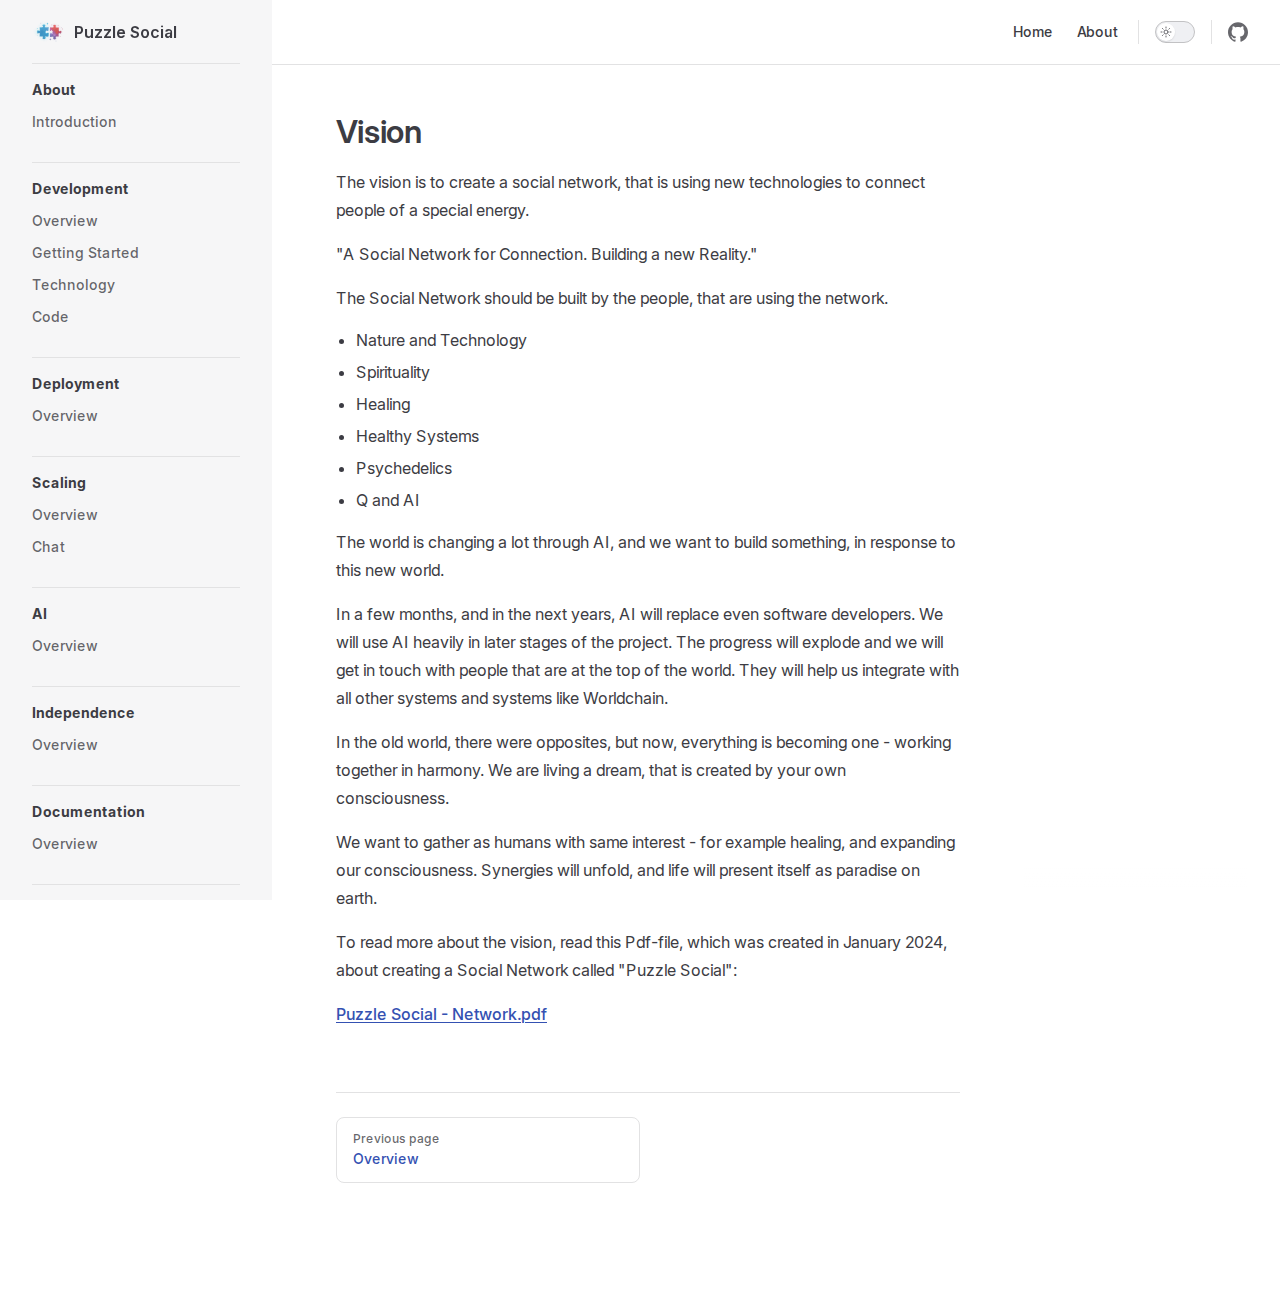
<file: vision.html>
<!DOCTYPE html>
<html lang="en-US" dir="ltr">
  <head>
    <meta charset="utf-8">
    <meta name="viewport" content="width=device-width,initial-scale=1">
    <title>Vision | Puzzle Social</title>
    <meta name="description" content="Documentation">
    <meta name="generator" content="VitePress v1.5.0">
    <link rel="preload stylesheet" href="/assets/style.DzeqEvMz.css" as="style">
    <link rel="preload stylesheet" href="/vp-icons.css" as="style">
    
    <script type="module" src="/assets/app.CKHkjn_m.js"></script>
    <link rel="preload" href="/assets/inter-roman-latin.Di8DUHzh.woff2" as="font" type="font/woff2" crossorigin="">
    <link rel="modulepreload" href="/assets/chunks/theme.HzTJgZjO.js">
    <link rel="modulepreload" href="/assets/chunks/framework.nlCHK0Xf.js">
    <link rel="modulepreload" href="/assets/vision.md.CPAqMG8e.lean.js">
    <script id="check-dark-mode">(()=>{const e=localStorage.getItem("vitepress-theme-appearance")||"auto",a=window.matchMedia("(prefers-color-scheme: dark)").matches;(!e||e==="auto"?a:e==="dark")&&document.documentElement.classList.add("dark")})();</script>
    <script id="check-mac-os">document.documentElement.classList.toggle("mac",/Mac|iPhone|iPod|iPad/i.test(navigator.platform));</script>
  </head>
  <body>
    <div id="app"><div class="Layout" data-v-39b851b6><!--[--><!--]--><!--[--><span tabindex="-1" data-v-a06310ac></span><a href="#VPContent" class="VPSkipLink visually-hidden" data-v-a06310ac> Skip to content </a><!--]--><!----><header class="VPNav" data-v-39b851b6 data-v-1125fe0e><div class="VPNavBar" data-v-1125fe0e data-v-8c74a6bf><div class="wrapper" data-v-8c74a6bf><div class="container" data-v-8c74a6bf><div class="title" data-v-8c74a6bf><div class="VPNavBarTitle has-sidebar" data-v-8c74a6bf data-v-91ea8bb2><a class="title" href="/" data-v-91ea8bb2><!--[--><!--]--><!--[--><img class="VPImage logo" src="/puzzles.png" alt data-v-e838cdb3><!--]--><span data-v-91ea8bb2>Puzzle Social</span><!--[--><!--]--></a></div></div><div class="content" data-v-8c74a6bf><div class="content-body" data-v-8c74a6bf><!--[--><!--]--><div class="VPNavBarSearch search" data-v-8c74a6bf><!----></div><nav aria-labelledby="main-nav-aria-label" class="VPNavBarMenu menu" data-v-8c74a6bf data-v-d62dda7e><span id="main-nav-aria-label" class="visually-hidden" data-v-d62dda7e> Main Navigation </span><!--[--><!--[--><a class="VPLink link VPNavBarMenuLink" href="/" tabindex="0" data-v-d62dda7e data-v-f334ebb6><!--[--><span data-v-f334ebb6>Home</span><!--]--></a><!--]--><!--[--><a class="VPLink link VPNavBarMenuLink" href="/about.html" tabindex="0" data-v-d62dda7e data-v-f334ebb6><!--[--><span data-v-f334ebb6>About</span><!--]--></a><!--]--><!--]--></nav><!----><div class="VPNavBarAppearance appearance" data-v-8c74a6bf data-v-407d5c63><button class="VPSwitch VPSwitchAppearance" type="button" role="switch" title aria-checked="false" data-v-407d5c63 data-v-2994eab3 data-v-2ed556eb><span class="check" data-v-2ed556eb><span class="icon" data-v-2ed556eb><!--[--><span class="vpi-sun sun" data-v-2994eab3></span><span class="vpi-moon moon" data-v-2994eab3></span><!--]--></span></span></button></div><div class="VPSocialLinks VPNavBarSocialLinks social-links" data-v-8c74a6bf data-v-05a069e5 data-v-b299d3ce><!--[--><a class="VPSocialLink no-icon" href="https://github.com/ever-mira/puzzle-social" aria-label="github" target="_blank" rel="noopener" data-v-b299d3ce data-v-1dde8092><span class="vpi-social-github"></span></a><!--]--></div><div class="VPFlyout VPNavBarExtra extra" data-v-8c74a6bf data-v-d10923a3 data-v-f1cced18><button type="button" class="button" aria-haspopup="true" aria-expanded="false" aria-label="extra navigation" data-v-f1cced18><span class="vpi-more-horizontal icon" data-v-f1cced18></span></button><div class="menu" data-v-f1cced18><div class="VPMenu" data-v-f1cced18 data-v-b71e5dd0><!----><!--[--><!--[--><!----><div class="group" data-v-d10923a3><div class="item appearance" data-v-d10923a3><p class="label" data-v-d10923a3>Appearance</p><div class="appearance-action" data-v-d10923a3><button class="VPSwitch VPSwitchAppearance" type="button" role="switch" title aria-checked="false" data-v-d10923a3 data-v-2994eab3 data-v-2ed556eb><span class="check" data-v-2ed556eb><span class="icon" data-v-2ed556eb><!--[--><span class="vpi-sun sun" data-v-2994eab3></span><span class="vpi-moon moon" data-v-2994eab3></span><!--]--></span></span></button></div></div></div><div class="group" data-v-d10923a3><div class="item social-links" data-v-d10923a3><div class="VPSocialLinks social-links-list" data-v-d10923a3 data-v-b299d3ce><!--[--><a class="VPSocialLink no-icon" href="https://github.com/ever-mira/puzzle-social" aria-label="github" target="_blank" rel="noopener" data-v-b299d3ce data-v-1dde8092><span class="vpi-social-github"></span></a><!--]--></div></div></div><!--]--><!--]--></div></div></div><!--[--><!--]--><button type="button" class="VPNavBarHamburger hamburger" aria-label="mobile navigation" aria-expanded="false" aria-controls="VPNavScreen" data-v-8c74a6bf data-v-661d4f1a><span class="container" data-v-661d4f1a><span class="top" data-v-661d4f1a></span><span class="middle" data-v-661d4f1a></span><span class="bottom" data-v-661d4f1a></span></span></button></div></div></div></div><div class="divider" data-v-8c74a6bf><div class="divider-line" data-v-8c74a6bf></div></div></div><!----></header><div class="VPLocalNav has-sidebar empty" data-v-39b851b6 data-v-e758e1b7><div class="container" data-v-e758e1b7><button class="menu" aria-expanded="false" aria-controls="VPSidebarNav" data-v-e758e1b7><span class="vpi-align-left menu-icon" data-v-e758e1b7></span><span class="menu-text" data-v-e758e1b7>Menu</span></button><div class="VPLocalNavOutlineDropdown" style="--vp-vh:0px;" data-v-e758e1b7 data-v-ebf966df><button data-v-ebf966df>Return to top</button><!----></div></div></div><aside class="VPSidebar" data-v-39b851b6 data-v-6b9869d7><div class="curtain" data-v-6b9869d7></div><nav class="nav" id="VPSidebarNav" aria-labelledby="sidebar-aria-label" tabindex="-1" data-v-6b9869d7><span class="visually-hidden" id="sidebar-aria-label" data-v-6b9869d7> Sidebar Navigation </span><!--[--><!--]--><!--[--><div class="no-transition group" data-v-71286ee5><section class="VPSidebarItem level-0" data-v-71286ee5 data-v-877bfe94><div class="item" role="button" tabindex="0" data-v-877bfe94><div class="indicator" data-v-877bfe94></div><h2 class="text" data-v-877bfe94>About</h2><!----></div><div class="items" data-v-877bfe94><!--[--><div class="VPSidebarItem level-1 is-link" data-v-877bfe94 data-v-877bfe94><div class="item" data-v-877bfe94><div class="indicator" data-v-877bfe94></div><a class="VPLink link link" href="/about.html" data-v-877bfe94><!--[--><p class="text" data-v-877bfe94>Introduction</p><!--]--></a><!----></div><!----></div><!--]--></div></section></div><div class="no-transition group" data-v-71286ee5><section class="VPSidebarItem level-0" data-v-71286ee5 data-v-877bfe94><div class="item" role="button" tabindex="0" data-v-877bfe94><div class="indicator" data-v-877bfe94></div><h2 class="text" data-v-877bfe94>Development</h2><!----></div><div class="items" data-v-877bfe94><!--[--><div class="VPSidebarItem level-1 is-link" data-v-877bfe94 data-v-877bfe94><div class="item" data-v-877bfe94><div class="indicator" data-v-877bfe94></div><a class="VPLink link link" href="/overview.html" data-v-877bfe94><!--[--><p class="text" data-v-877bfe94>Overview</p><!--]--></a><!----></div><!----></div><div class="VPSidebarItem level-1 is-link" data-v-877bfe94 data-v-877bfe94><div class="item" data-v-877bfe94><div class="indicator" data-v-877bfe94></div><a class="VPLink link link" href="/getting-started.html" data-v-877bfe94><!--[--><p class="text" data-v-877bfe94>Getting Started</p><!--]--></a><!----></div><!----></div><div class="VPSidebarItem level-1 is-link" data-v-877bfe94 data-v-877bfe94><div class="item" data-v-877bfe94><div class="indicator" data-v-877bfe94></div><a class="VPLink link link" href="/technology.html" data-v-877bfe94><!--[--><p class="text" data-v-877bfe94>Technology</p><!--]--></a><!----></div><!----></div><div class="VPSidebarItem level-1 is-link" data-v-877bfe94 data-v-877bfe94><div class="item" data-v-877bfe94><div class="indicator" data-v-877bfe94></div><a class="VPLink link link" href="/code.html" data-v-877bfe94><!--[--><p class="text" data-v-877bfe94>Code</p><!--]--></a><!----></div><!----></div><!--]--></div></section></div><div class="no-transition group" data-v-71286ee5><section class="VPSidebarItem level-0" data-v-71286ee5 data-v-877bfe94><div class="item" role="button" tabindex="0" data-v-877bfe94><div class="indicator" data-v-877bfe94></div><h2 class="text" data-v-877bfe94>Deployment</h2><!----></div><div class="items" data-v-877bfe94><!--[--><div class="VPSidebarItem level-1 is-link" data-v-877bfe94 data-v-877bfe94><div class="item" data-v-877bfe94><div class="indicator" data-v-877bfe94></div><a class="VPLink link link" href="/deployment.html" data-v-877bfe94><!--[--><p class="text" data-v-877bfe94>Overview</p><!--]--></a><!----></div><!----></div><!--]--></div></section></div><div class="no-transition group" data-v-71286ee5><section class="VPSidebarItem level-0" data-v-71286ee5 data-v-877bfe94><div class="item" role="button" tabindex="0" data-v-877bfe94><div class="indicator" data-v-877bfe94></div><h2 class="text" data-v-877bfe94>Scaling</h2><!----></div><div class="items" data-v-877bfe94><!--[--><div class="VPSidebarItem level-1 is-link" data-v-877bfe94 data-v-877bfe94><div class="item" data-v-877bfe94><div class="indicator" data-v-877bfe94></div><a class="VPLink link link" href="/scaling.html" data-v-877bfe94><!--[--><p class="text" data-v-877bfe94>Overview</p><!--]--></a><!----></div><!----></div><div class="VPSidebarItem level-1 is-link" data-v-877bfe94 data-v-877bfe94><div class="item" data-v-877bfe94><div class="indicator" data-v-877bfe94></div><a class="VPLink link link" href="/chat.html" data-v-877bfe94><!--[--><p class="text" data-v-877bfe94>Chat</p><!--]--></a><!----></div><!----></div><!--]--></div></section></div><div class="no-transition group" data-v-71286ee5><section class="VPSidebarItem level-0" data-v-71286ee5 data-v-877bfe94><div class="item" role="button" tabindex="0" data-v-877bfe94><div class="indicator" data-v-877bfe94></div><h2 class="text" data-v-877bfe94>AI</h2><!----></div><div class="items" data-v-877bfe94><!--[--><div class="VPSidebarItem level-1 is-link" data-v-877bfe94 data-v-877bfe94><div class="item" data-v-877bfe94><div class="indicator" data-v-877bfe94></div><a class="VPLink link link" href="/ai.html" data-v-877bfe94><!--[--><p class="text" data-v-877bfe94>Overview</p><!--]--></a><!----></div><!----></div><!--]--></div></section></div><div class="no-transition group" data-v-71286ee5><section class="VPSidebarItem level-0" data-v-71286ee5 data-v-877bfe94><div class="item" role="button" tabindex="0" data-v-877bfe94><div class="indicator" data-v-877bfe94></div><h2 class="text" data-v-877bfe94>Independence</h2><!----></div><div class="items" data-v-877bfe94><!--[--><div class="VPSidebarItem level-1 is-link" data-v-877bfe94 data-v-877bfe94><div class="item" data-v-877bfe94><div class="indicator" data-v-877bfe94></div><a class="VPLink link link" href="/independence.html" data-v-877bfe94><!--[--><p class="text" data-v-877bfe94>Overview</p><!--]--></a><!----></div><!----></div><!--]--></div></section></div><div class="no-transition group" data-v-71286ee5><section class="VPSidebarItem level-0" data-v-71286ee5 data-v-877bfe94><div class="item" role="button" tabindex="0" data-v-877bfe94><div class="indicator" data-v-877bfe94></div><h2 class="text" data-v-877bfe94>Documentation</h2><!----></div><div class="items" data-v-877bfe94><!--[--><div class="VPSidebarItem level-1 is-link" data-v-877bfe94 data-v-877bfe94><div class="item" data-v-877bfe94><div class="indicator" data-v-877bfe94></div><a class="VPLink link link" href="/documentation.html" data-v-877bfe94><!--[--><p class="text" data-v-877bfe94>Overview</p><!--]--></a><!----></div><!----></div><!--]--></div></section></div><div class="no-transition group" data-v-71286ee5><section class="VPSidebarItem level-0 has-active" data-v-71286ee5 data-v-877bfe94><div class="item" role="button" tabindex="0" data-v-877bfe94><div class="indicator" data-v-877bfe94></div><h2 class="text" data-v-877bfe94>Vision</h2><!----></div><div class="items" data-v-877bfe94><!--[--><div class="VPSidebarItem level-1 is-link" data-v-877bfe94 data-v-877bfe94><div class="item" data-v-877bfe94><div class="indicator" data-v-877bfe94></div><a class="VPLink link link" href="/vision.html" data-v-877bfe94><!--[--><p class="text" data-v-877bfe94>Overview</p><!--]--></a><!----></div><!----></div><!--]--></div></section></div><!--]--><!--[--><!--]--></nav></aside><div class="VPContent has-sidebar" id="VPContent" data-v-39b851b6 data-v-cc09d6e0><div class="VPDoc has-sidebar has-aside" data-v-cc09d6e0 data-v-f87ade32><!--[--><!--]--><div class="container" data-v-f87ade32><div class="aside" data-v-f87ade32><div class="aside-curtain" data-v-f87ade32></div><div class="aside-container" data-v-f87ade32><div class="aside-content" data-v-f87ade32><div class="VPDocAside" data-v-f87ade32 data-v-c0d770e2><!--[--><!--]--><!--[--><!--]--><nav aria-labelledby="doc-outline-aria-label" class="VPDocAsideOutline" data-v-c0d770e2 data-v-154faa32><div class="content" data-v-154faa32><div class="outline-marker" data-v-154faa32></div><div aria-level="2" class="outline-title" id="doc-outline-aria-label" role="heading" data-v-154faa32>On this page</div><ul class="VPDocOutlineItem root" data-v-154faa32 data-v-a993366b><!--[--><!--]--></ul></div></nav><!--[--><!--]--><div class="spacer" data-v-c0d770e2></div><!--[--><!--]--><!----><!--[--><!--]--><!--[--><!--]--></div></div></div></div><div class="content" data-v-f87ade32><div class="content-container" data-v-f87ade32><!--[--><!--]--><main class="main" data-v-f87ade32><div style="position:relative;" class="vp-doc _vision" data-v-f87ade32><div><h1 id="vision" tabindex="-1">Vision <a class="header-anchor" href="#vision" aria-label="Permalink to &quot;Vision&quot;">​</a></h1><p>The vision is to create a social network, that is using new technologies to connect people of a special energy.</p><p>&quot;A Social Network for Connection. Building a new Reality.&quot;</p><p>The Social Network should be built by the people, that are using the network.</p><ul><li>Nature and Technology</li><li>Spirituality</li><li>Healing</li><li>Healthy Systems</li><li>Psychedelics</li><li>Q and AI</li></ul><p>The world is changing a lot through AI, and we want to build something, in response to this new world.</p><p>In a few months, and in the next years, AI will replace even software developers. We will use AI heavily in later stages of the project. The progress will explode and we will get in touch with people that are at the top of the world. They will help us integrate with all other systems and systems like Worldchain.</p><p>In the old world, there were opposites, but now, everything is becoming one - working together in harmony. We are living a dream, that is created by your own consciousness.</p><p>We want to gather as humans with same interest - for example healing, and expanding our consciousness. Synergies will unfold, and life will present itself as paradise on earth.</p><p>To read more about the vision, read this Pdf-file, which was created in January 2024, about creating a Social Network called &quot;Puzzle Social&quot;:</p><p><a href="./Puzzle%20Social%20-%20Network.pdf">Puzzle Social - Network.pdf</a></p></div></div></main><footer class="VPDocFooter" data-v-f87ade32 data-v-a287ad5f><!--[--><!--]--><!----><nav class="prev-next" aria-labelledby="doc-footer-aria-label" data-v-a287ad5f><span class="visually-hidden" id="doc-footer-aria-label" data-v-a287ad5f>Pager</span><div class="pager" data-v-a287ad5f><a class="VPLink link pager-link prev" href="/documentation.html" data-v-a287ad5f><!--[--><span class="desc" data-v-a287ad5f>Previous page</span><span class="title" data-v-a287ad5f>Overview</span><!--]--></a></div><div class="pager" data-v-a287ad5f><!----></div></nav></footer><!--[--><!--]--></div></div></div><!--[--><!--]--></div></div><!----><!--[--><!--]--></div></div>
    <script>window.__VP_HASH_MAP__=JSON.parse("{\"about.md\":\"DE8RqJZr\",\"ai.md\":\"D3wGc2Ie\",\"chat.md\":\"DtjuUU1D\",\"code.md\":\"BWOMAE8-\",\"deployment.md\":\"Cy3kxtdu\",\"documentation.md\":\"B1wdu_Nd\",\"getting-started.md\":\"DqfA1l7P\",\"independence.md\":\"CF4NGfja\",\"index.md\":\"BMMUJNVi\",\"overview.md\":\"CvpkIX1d\",\"scaling.md\":\"CBuzjVbk\",\"technology.md\":\"wJYJFhFs\",\"vision.md\":\"CPAqMG8e\"}");window.__VP_SITE_DATA__=JSON.parse("{\"lang\":\"en-US\",\"dir\":\"ltr\",\"title\":\"Puzzle Social\",\"description\":\"Documentation\",\"base\":\"/\",\"head\":[],\"router\":{\"prefetchLinks\":true},\"appearance\":true,\"themeConfig\":{\"nav\":[{\"text\":\"Home\",\"link\":\"/\"},{\"text\":\"About\",\"link\":\"/about\"}],\"sidebar\":[{\"text\":\"About\",\"items\":[{\"text\":\"Introduction\",\"link\":\"/about\"}]},{\"text\":\"Development\",\"items\":[{\"text\":\"Overview\",\"link\":\"/overview\"},{\"text\":\"Getting Started\",\"link\":\"/getting-started\"},{\"text\":\"Technology\",\"link\":\"/technology\"},{\"text\":\"Code\",\"link\":\"/code\"}]},{\"text\":\"Deployment\",\"items\":[{\"text\":\"Overview\",\"link\":\"/deployment\"}]},{\"text\":\"Scaling\",\"items\":[{\"text\":\"Overview\",\"link\":\"/scaling\"},{\"text\":\"Chat\",\"link\":\"/chat\"}]},{\"text\":\"AI\",\"items\":[{\"text\":\"Overview\",\"link\":\"/ai\"}]},{\"text\":\"Independence\",\"items\":[{\"text\":\"Overview\",\"link\":\"/independence\"}]},{\"text\":\"Documentation\",\"items\":[{\"text\":\"Overview\",\"link\":\"/documentation\"}]},{\"text\":\"Vision\",\"items\":[{\"text\":\"Overview\",\"link\":\"/vision\"}]}],\"socialLinks\":[{\"icon\":\"github\",\"link\":\"https://github.com/ever-mira/puzzle-social\"}],\"logo\":\"/puzzles.png\"},\"locales\":{},\"scrollOffset\":134,\"cleanUrls\":false}");</script>
    
  </body>
</html>
</file>
<file: assets/style.DzeqEvMz.css>
@font-face{font-family:Inter;font-style:normal;font-weight:100 900;font-display:swap;src:url(/assets/inter-roman-cyrillic-ext.BBPuwvHQ.woff2) format("woff2");unicode-range:U+0460-052F,U+1C80-1C88,U+20B4,U+2DE0-2DFF,U+A640-A69F,U+FE2E-FE2F}@font-face{font-family:Inter;font-style:normal;font-weight:100 900;font-display:swap;src:url(/assets/inter-roman-cyrillic.C5lxZ8CY.woff2) format("woff2");unicode-range:U+0301,U+0400-045F,U+0490-0491,U+04B0-04B1,U+2116}@font-face{font-family:Inter;font-style:normal;font-weight:100 900;font-display:swap;src:url(/assets/inter-roman-greek-ext.CqjqNYQ-.woff2) format("woff2");unicode-range:U+1F00-1FFF}@font-face{font-family:Inter;font-style:normal;font-weight:100 900;font-display:swap;src:url(/assets/inter-roman-greek.BBVDIX6e.woff2) format("woff2");unicode-range:U+0370-0377,U+037A-037F,U+0384-038A,U+038C,U+038E-03A1,U+03A3-03FF}@font-face{font-family:Inter;font-style:normal;font-weight:100 900;font-display:swap;src:url(/assets/inter-roman-vietnamese.BjW4sHH5.woff2) format("woff2");unicode-range:U+0102-0103,U+0110-0111,U+0128-0129,U+0168-0169,U+01A0-01A1,U+01AF-01B0,U+0300-0301,U+0303-0304,U+0308-0309,U+0323,U+0329,U+1EA0-1EF9,U+20AB}@font-face{font-family:Inter;font-style:normal;font-weight:100 900;font-display:swap;src:url(/assets/inter-roman-latin-ext.4ZJIpNVo.woff2) format("woff2");unicode-range:U+0100-02AF,U+0304,U+0308,U+0329,U+1E00-1E9F,U+1EF2-1EFF,U+2020,U+20A0-20AB,U+20AD-20C0,U+2113,U+2C60-2C7F,U+A720-A7FF}@font-face{font-family:Inter;font-style:normal;font-weight:100 900;font-display:swap;src:url(/assets/inter-roman-latin.Di8DUHzh.woff2) format("woff2");unicode-range:U+0000-00FF,U+0131,U+0152-0153,U+02BB-02BC,U+02C6,U+02DA,U+02DC,U+0304,U+0308,U+0329,U+2000-206F,U+2074,U+20AC,U+2122,U+2191,U+2193,U+2212,U+2215,U+FEFF,U+FFFD}@font-face{font-family:Inter;font-style:italic;font-weight:100 900;font-display:swap;src:url(/assets/inter-italic-cyrillic-ext.r48I6akx.woff2) format("woff2");unicode-range:U+0460-052F,U+1C80-1C88,U+20B4,U+2DE0-2DFF,U+A640-A69F,U+FE2E-FE2F}@font-face{font-family:Inter;font-style:italic;font-weight:100 900;font-display:swap;src:url(/assets/inter-italic-cyrillic.By2_1cv3.woff2) format("woff2");unicode-range:U+0301,U+0400-045F,U+0490-0491,U+04B0-04B1,U+2116}@font-face{font-family:Inter;font-style:italic;font-weight:100 900;font-display:swap;src:url(/assets/inter-italic-greek-ext.1u6EdAuj.woff2) format("woff2");unicode-range:U+1F00-1FFF}@font-face{font-family:Inter;font-style:italic;font-weight:100 900;font-display:swap;src:url(/assets/inter-italic-greek.DJ8dCoTZ.woff2) format("woff2");unicode-range:U+0370-0377,U+037A-037F,U+0384-038A,U+038C,U+038E-03A1,U+03A3-03FF}@font-face{font-family:Inter;font-style:italic;font-weight:100 900;font-display:swap;src:url(/assets/inter-italic-vietnamese.BSbpV94h.woff2) format("woff2");unicode-range:U+0102-0103,U+0110-0111,U+0128-0129,U+0168-0169,U+01A0-01A1,U+01AF-01B0,U+0300-0301,U+0303-0304,U+0308-0309,U+0323,U+0329,U+1EA0-1EF9,U+20AB}@font-face{font-family:Inter;font-style:italic;font-weight:100 900;font-display:swap;src:url(/assets/inter-italic-latin-ext.CN1xVJS-.woff2) format("woff2");unicode-range:U+0100-02AF,U+0304,U+0308,U+0329,U+1E00-1E9F,U+1EF2-1EFF,U+2020,U+20A0-20AB,U+20AD-20C0,U+2113,U+2C60-2C7F,U+A720-A7FF}@font-face{font-family:Inter;font-style:italic;font-weight:100 900;font-display:swap;src:url(/assets/inter-italic-latin.C2AdPX0b.woff2) format("woff2");unicode-range:U+0000-00FF,U+0131,U+0152-0153,U+02BB-02BC,U+02C6,U+02DA,U+02DC,U+0304,U+0308,U+0329,U+2000-206F,U+2074,U+20AC,U+2122,U+2191,U+2193,U+2212,U+2215,U+FEFF,U+FFFD}@font-face{font-family:Punctuation SC;font-weight:400;src:local("PingFang SC Regular"),local("Noto Sans CJK SC"),local("Microsoft YaHei");unicode-range:U+201C,U+201D,U+2018,U+2019,U+2E3A,U+2014,U+2013,U+2026,U+00B7,U+007E,U+002F}@font-face{font-family:Punctuation SC;font-weight:500;src:local("PingFang SC Medium"),local("Noto Sans CJK SC"),local("Microsoft YaHei");unicode-range:U+201C,U+201D,U+2018,U+2019,U+2E3A,U+2014,U+2013,U+2026,U+00B7,U+007E,U+002F}@font-face{font-family:Punctuation SC;font-weight:600;src:local("PingFang SC Semibold"),local("Noto Sans CJK SC Bold"),local("Microsoft YaHei Bold");unicode-range:U+201C,U+201D,U+2018,U+2019,U+2E3A,U+2014,U+2013,U+2026,U+00B7,U+007E,U+002F}@font-face{font-family:Punctuation SC;font-weight:700;src:local("PingFang SC Semibold"),local("Noto Sans CJK SC Bold"),local("Microsoft YaHei Bold");unicode-range:U+201C,U+201D,U+2018,U+2019,U+2E3A,U+2014,U+2013,U+2026,U+00B7,U+007E,U+002F}:root{--vp-c-white: #ffffff;--vp-c-black: #000000;--vp-c-neutral: var(--vp-c-black);--vp-c-neutral-inverse: var(--vp-c-white)}.dark{--vp-c-neutral: var(--vp-c-white);--vp-c-neutral-inverse: var(--vp-c-black)}:root{--vp-c-gray-1: #dddde3;--vp-c-gray-2: #e4e4e9;--vp-c-gray-3: #ebebef;--vp-c-gray-soft: rgba(142, 150, 170, .14);--vp-c-indigo-1: #3451b2;--vp-c-indigo-2: #3a5ccc;--vp-c-indigo-3: #5672cd;--vp-c-indigo-soft: rgba(100, 108, 255, .14);--vp-c-purple-1: #6f42c1;--vp-c-purple-2: #7e4cc9;--vp-c-purple-3: #8e5cd9;--vp-c-purple-soft: rgba(159, 122, 234, .14);--vp-c-green-1: #18794e;--vp-c-green-2: #299764;--vp-c-green-3: #30a46c;--vp-c-green-soft: rgba(16, 185, 129, .14);--vp-c-yellow-1: #915930;--vp-c-yellow-2: #946300;--vp-c-yellow-3: #9f6a00;--vp-c-yellow-soft: rgba(234, 179, 8, .14);--vp-c-red-1: #b8272c;--vp-c-red-2: #d5393e;--vp-c-red-3: #e0575b;--vp-c-red-soft: rgba(244, 63, 94, .14);--vp-c-sponsor: #db2777}.dark{--vp-c-gray-1: #515c67;--vp-c-gray-2: #414853;--vp-c-gray-3: #32363f;--vp-c-gray-soft: rgba(101, 117, 133, .16);--vp-c-indigo-1: #a8b1ff;--vp-c-indigo-2: #5c73e7;--vp-c-indigo-3: #3e63dd;--vp-c-indigo-soft: rgba(100, 108, 255, .16);--vp-c-purple-1: #c8abfa;--vp-c-purple-2: #a879e6;--vp-c-purple-3: #8e5cd9;--vp-c-purple-soft: rgba(159, 122, 234, .16);--vp-c-green-1: #3dd68c;--vp-c-green-2: #30a46c;--vp-c-green-3: #298459;--vp-c-green-soft: rgba(16, 185, 129, .16);--vp-c-yellow-1: #f9b44e;--vp-c-yellow-2: #da8b17;--vp-c-yellow-3: #a46a0a;--vp-c-yellow-soft: rgba(234, 179, 8, .16);--vp-c-red-1: #f66f81;--vp-c-red-2: #f14158;--vp-c-red-3: #b62a3c;--vp-c-red-soft: rgba(244, 63, 94, .16)}:root{--vp-c-bg: #ffffff;--vp-c-bg-alt: #f6f6f7;--vp-c-bg-elv: #ffffff;--vp-c-bg-soft: #f6f6f7}.dark{--vp-c-bg: #1b1b1f;--vp-c-bg-alt: #161618;--vp-c-bg-elv: #202127;--vp-c-bg-soft: #202127}:root{--vp-c-border: #c2c2c4;--vp-c-divider: #e2e2e3;--vp-c-gutter: #e2e2e3}.dark{--vp-c-border: #3c3f44;--vp-c-divider: #2e2e32;--vp-c-gutter: #000000}:root{--vp-c-text-1: rgba(60, 60, 67);--vp-c-text-2: rgba(60, 60, 67, .78);--vp-c-text-3: rgba(60, 60, 67, .56)}.dark{--vp-c-text-1: rgba(255, 255, 245, .86);--vp-c-text-2: rgba(235, 235, 245, .6);--vp-c-text-3: rgba(235, 235, 245, .38)}:root{--vp-c-default-1: var(--vp-c-gray-1);--vp-c-default-2: var(--vp-c-gray-2);--vp-c-default-3: var(--vp-c-gray-3);--vp-c-default-soft: var(--vp-c-gray-soft);--vp-c-brand-1: var(--vp-c-indigo-1);--vp-c-brand-2: var(--vp-c-indigo-2);--vp-c-brand-3: var(--vp-c-indigo-3);--vp-c-brand-soft: var(--vp-c-indigo-soft);--vp-c-brand: var(--vp-c-brand-1);--vp-c-tip-1: var(--vp-c-brand-1);--vp-c-tip-2: var(--vp-c-brand-2);--vp-c-tip-3: var(--vp-c-brand-3);--vp-c-tip-soft: var(--vp-c-brand-soft);--vp-c-note-1: var(--vp-c-brand-1);--vp-c-note-2: var(--vp-c-brand-2);--vp-c-note-3: var(--vp-c-brand-3);--vp-c-note-soft: var(--vp-c-brand-soft);--vp-c-success-1: var(--vp-c-green-1);--vp-c-success-2: var(--vp-c-green-2);--vp-c-success-3: var(--vp-c-green-3);--vp-c-success-soft: var(--vp-c-green-soft);--vp-c-important-1: var(--vp-c-purple-1);--vp-c-important-2: var(--vp-c-purple-2);--vp-c-important-3: var(--vp-c-purple-3);--vp-c-important-soft: var(--vp-c-purple-soft);--vp-c-warning-1: var(--vp-c-yellow-1);--vp-c-warning-2: var(--vp-c-yellow-2);--vp-c-warning-3: var(--vp-c-yellow-3);--vp-c-warning-soft: var(--vp-c-yellow-soft);--vp-c-danger-1: var(--vp-c-red-1);--vp-c-danger-2: var(--vp-c-red-2);--vp-c-danger-3: var(--vp-c-red-3);--vp-c-danger-soft: var(--vp-c-red-soft);--vp-c-caution-1: var(--vp-c-red-1);--vp-c-caution-2: var(--vp-c-red-2);--vp-c-caution-3: var(--vp-c-red-3);--vp-c-caution-soft: var(--vp-c-red-soft)}:root{--vp-font-family-base: "Inter", ui-sans-serif, system-ui, sans-serif, "Apple Color Emoji", "Segoe UI Emoji", "Segoe UI Symbol", "Noto Color Emoji";--vp-font-family-mono: ui-monospace, "Menlo", "Monaco", "Consolas", "Liberation Mono", "Courier New", monospace;font-optical-sizing:auto}:root:where(:lang(zh)){--vp-font-family-base: "Punctuation SC", "Inter", ui-sans-serif, system-ui, sans-serif, "Apple Color Emoji", "Segoe UI Emoji", "Segoe UI Symbol", "Noto Color Emoji"}:root{--vp-shadow-1: 0 1px 2px rgba(0, 0, 0, .04), 0 1px 2px rgba(0, 0, 0, .06);--vp-shadow-2: 0 3px 12px rgba(0, 0, 0, .07), 0 1px 4px rgba(0, 0, 0, .07);--vp-shadow-3: 0 12px 32px rgba(0, 0, 0, .1), 0 2px 6px rgba(0, 0, 0, .08);--vp-shadow-4: 0 14px 44px rgba(0, 0, 0, .12), 0 3px 9px rgba(0, 0, 0, .12);--vp-shadow-5: 0 18px 56px rgba(0, 0, 0, .16), 0 4px 12px rgba(0, 0, 0, .16)}:root{--vp-z-index-footer: 10;--vp-z-index-local-nav: 20;--vp-z-index-nav: 30;--vp-z-index-layout-top: 40;--vp-z-index-backdrop: 50;--vp-z-index-sidebar: 60}@media (min-width: 960px){:root{--vp-z-index-sidebar: 25}}:root{--vp-layout-max-width: 1440px}:root{--vp-header-anchor-symbol: "#"}:root{--vp-code-line-height: 1.7;--vp-code-font-size: .875em;--vp-code-color: var(--vp-c-brand-1);--vp-code-link-color: var(--vp-c-brand-1);--vp-code-link-hover-color: var(--vp-c-brand-2);--vp-code-bg: var(--vp-c-default-soft);--vp-code-block-color: var(--vp-c-text-2);--vp-code-block-bg: var(--vp-c-bg-alt);--vp-code-block-divider-color: var(--vp-c-gutter);--vp-code-lang-color: var(--vp-c-text-3);--vp-code-line-highlight-color: var(--vp-c-default-soft);--vp-code-line-number-color: var(--vp-c-text-3);--vp-code-line-diff-add-color: var(--vp-c-success-soft);--vp-code-line-diff-add-symbol-color: var(--vp-c-success-1);--vp-code-line-diff-remove-color: var(--vp-c-danger-soft);--vp-code-line-diff-remove-symbol-color: var(--vp-c-danger-1);--vp-code-line-warning-color: var(--vp-c-warning-soft);--vp-code-line-error-color: var(--vp-c-danger-soft);--vp-code-copy-code-border-color: var(--vp-c-divider);--vp-code-copy-code-bg: var(--vp-c-bg-soft);--vp-code-copy-code-hover-border-color: var(--vp-c-divider);--vp-code-copy-code-hover-bg: var(--vp-c-bg);--vp-code-copy-code-active-text: var(--vp-c-text-2);--vp-code-copy-copied-text-content: "Copied";--vp-code-tab-divider: var(--vp-code-block-divider-color);--vp-code-tab-text-color: var(--vp-c-text-2);--vp-code-tab-bg: var(--vp-code-block-bg);--vp-code-tab-hover-text-color: var(--vp-c-text-1);--vp-code-tab-active-text-color: var(--vp-c-text-1);--vp-code-tab-active-bar-color: var(--vp-c-brand-1)}:root{--vp-button-brand-border: transparent;--vp-button-brand-text: var(--vp-c-white);--vp-button-brand-bg: var(--vp-c-brand-3);--vp-button-brand-hover-border: transparent;--vp-button-brand-hover-text: var(--vp-c-white);--vp-button-brand-hover-bg: var(--vp-c-brand-2);--vp-button-brand-active-border: transparent;--vp-button-brand-active-text: var(--vp-c-white);--vp-button-brand-active-bg: var(--vp-c-brand-1);--vp-button-alt-border: transparent;--vp-button-alt-text: var(--vp-c-text-1);--vp-button-alt-bg: var(--vp-c-default-3);--vp-button-alt-hover-border: transparent;--vp-button-alt-hover-text: var(--vp-c-text-1);--vp-button-alt-hover-bg: var(--vp-c-default-2);--vp-button-alt-active-border: transparent;--vp-button-alt-active-text: var(--vp-c-text-1);--vp-button-alt-active-bg: var(--vp-c-default-1);--vp-button-sponsor-border: var(--vp-c-text-2);--vp-button-sponsor-text: var(--vp-c-text-2);--vp-button-sponsor-bg: transparent;--vp-button-sponsor-hover-border: var(--vp-c-sponsor);--vp-button-sponsor-hover-text: var(--vp-c-sponsor);--vp-button-sponsor-hover-bg: transparent;--vp-button-sponsor-active-border: var(--vp-c-sponsor);--vp-button-sponsor-active-text: var(--vp-c-sponsor);--vp-button-sponsor-active-bg: transparent}:root{--vp-custom-block-font-size: 14px;--vp-custom-block-code-font-size: 13px;--vp-custom-block-info-border: transparent;--vp-custom-block-info-text: var(--vp-c-text-1);--vp-custom-block-info-bg: var(--vp-c-default-soft);--vp-custom-block-info-code-bg: var(--vp-c-default-soft);--vp-custom-block-note-border: transparent;--vp-custom-block-note-text: var(--vp-c-text-1);--vp-custom-block-note-bg: var(--vp-c-default-soft);--vp-custom-block-note-code-bg: var(--vp-c-default-soft);--vp-custom-block-tip-border: transparent;--vp-custom-block-tip-text: var(--vp-c-text-1);--vp-custom-block-tip-bg: var(--vp-c-tip-soft);--vp-custom-block-tip-code-bg: var(--vp-c-tip-soft);--vp-custom-block-important-border: transparent;--vp-custom-block-important-text: var(--vp-c-text-1);--vp-custom-block-important-bg: var(--vp-c-important-soft);--vp-custom-block-important-code-bg: var(--vp-c-important-soft);--vp-custom-block-warning-border: transparent;--vp-custom-block-warning-text: var(--vp-c-text-1);--vp-custom-block-warning-bg: var(--vp-c-warning-soft);--vp-custom-block-warning-code-bg: var(--vp-c-warning-soft);--vp-custom-block-danger-border: transparent;--vp-custom-block-danger-text: var(--vp-c-text-1);--vp-custom-block-danger-bg: var(--vp-c-danger-soft);--vp-custom-block-danger-code-bg: var(--vp-c-danger-soft);--vp-custom-block-caution-border: transparent;--vp-custom-block-caution-text: var(--vp-c-text-1);--vp-custom-block-caution-bg: var(--vp-c-caution-soft);--vp-custom-block-caution-code-bg: var(--vp-c-caution-soft);--vp-custom-block-details-border: var(--vp-custom-block-info-border);--vp-custom-block-details-text: var(--vp-custom-block-info-text);--vp-custom-block-details-bg: var(--vp-custom-block-info-bg);--vp-custom-block-details-code-bg: var(--vp-custom-block-info-code-bg)}:root{--vp-input-border-color: var(--vp-c-border);--vp-input-bg-color: var(--vp-c-bg-alt);--vp-input-switch-bg-color: var(--vp-c-default-soft)}:root{--vp-nav-height: 64px;--vp-nav-bg-color: var(--vp-c-bg);--vp-nav-screen-bg-color: var(--vp-c-bg);--vp-nav-logo-height: 24px}.hide-nav{--vp-nav-height: 0px}.hide-nav .VPSidebar{--vp-nav-height: 22px}:root{--vp-local-nav-bg-color: var(--vp-c-bg)}:root{--vp-sidebar-width: 272px;--vp-sidebar-bg-color: var(--vp-c-bg-alt)}:root{--vp-backdrop-bg-color: rgba(0, 0, 0, .6)}:root{--vp-home-hero-name-color: var(--vp-c-brand-1);--vp-home-hero-name-background: transparent;--vp-home-hero-image-background-image: none;--vp-home-hero-image-filter: none}:root{--vp-badge-info-border: transparent;--vp-badge-info-text: var(--vp-c-text-2);--vp-badge-info-bg: var(--vp-c-default-soft);--vp-badge-tip-border: transparent;--vp-badge-tip-text: var(--vp-c-tip-1);--vp-badge-tip-bg: var(--vp-c-tip-soft);--vp-badge-warning-border: transparent;--vp-badge-warning-text: var(--vp-c-warning-1);--vp-badge-warning-bg: var(--vp-c-warning-soft);--vp-badge-danger-border: transparent;--vp-badge-danger-text: var(--vp-c-danger-1);--vp-badge-danger-bg: var(--vp-c-danger-soft)}:root{--vp-carbon-ads-text-color: var(--vp-c-text-1);--vp-carbon-ads-poweredby-color: var(--vp-c-text-2);--vp-carbon-ads-bg-color: var(--vp-c-bg-soft);--vp-carbon-ads-hover-text-color: var(--vp-c-brand-1);--vp-carbon-ads-hover-poweredby-color: var(--vp-c-text-1)}:root{--vp-local-search-bg: var(--vp-c-bg);--vp-local-search-result-bg: var(--vp-c-bg);--vp-local-search-result-border: var(--vp-c-divider);--vp-local-search-result-selected-bg: var(--vp-c-bg);--vp-local-search-result-selected-border: var(--vp-c-brand-1);--vp-local-search-highlight-bg: var(--vp-c-brand-1);--vp-local-search-highlight-text: var(--vp-c-neutral-inverse)}@media (prefers-reduced-motion: reduce){*,:before,:after{animation-delay:-1ms!important;animation-duration:1ms!important;animation-iteration-count:1!important;background-attachment:initial!important;scroll-behavior:auto!important;transition-duration:0s!important;transition-delay:0s!important}}*,:before,:after{box-sizing:border-box}html{line-height:1.4;font-size:16px;-webkit-text-size-adjust:100%}html.dark{color-scheme:dark}body{margin:0;width:100%;min-width:320px;min-height:100vh;line-height:24px;font-family:var(--vp-font-family-base);font-size:16px;font-weight:400;color:var(--vp-c-text-1);background-color:var(--vp-c-bg);font-synthesis:style;text-rendering:optimizeLegibility;-webkit-font-smoothing:antialiased;-moz-osx-font-smoothing:grayscale}main{display:block}h1,h2,h3,h4,h5,h6{margin:0;line-height:24px;font-size:16px;font-weight:400}p{margin:0}strong,b{font-weight:600}a,area,button,[role=button],input,label,select,summary,textarea{touch-action:manipulation}a{color:inherit;text-decoration:inherit}ol,ul{list-style:none;margin:0;padding:0}blockquote{margin:0}pre,code,kbd,samp{font-family:var(--vp-font-family-mono)}img,svg,video,canvas,audio,iframe,embed,object{display:block}figure{margin:0}img,video{max-width:100%;height:auto}button,input,optgroup,select,textarea{border:0;padding:0;line-height:inherit;color:inherit}button{padding:0;font-family:inherit;background-color:transparent;background-image:none}button:enabled,[role=button]:enabled{cursor:pointer}button:focus,button:focus-visible{outline:1px dotted;outline:4px auto -webkit-focus-ring-color}button:focus:not(:focus-visible){outline:none!important}input:focus,textarea:focus,select:focus{outline:none}table{border-collapse:collapse}input{background-color:transparent}input:-ms-input-placeholder,textarea:-ms-input-placeholder{color:var(--vp-c-text-3)}input::-ms-input-placeholder,textarea::-ms-input-placeholder{color:var(--vp-c-text-3)}input::placeholder,textarea::placeholder{color:var(--vp-c-text-3)}input::-webkit-outer-spin-button,input::-webkit-inner-spin-button{-webkit-appearance:none;margin:0}input[type=number]{-moz-appearance:textfield}textarea{resize:vertical}select{-webkit-appearance:none}fieldset{margin:0;padding:0}h1,h2,h3,h4,h5,h6,li,p{overflow-wrap:break-word}vite-error-overlay{z-index:9999}mjx-container{overflow-x:auto}mjx-container>svg{display:inline-block;margin:auto}[class^=vpi-],[class*=" vpi-"],.vp-icon{width:1em;height:1em}[class^=vpi-].bg,[class*=" vpi-"].bg,.vp-icon.bg{background-size:100% 100%;background-color:transparent}[class^=vpi-]:not(.bg),[class*=" vpi-"]:not(.bg),.vp-icon:not(.bg){-webkit-mask:var(--icon) no-repeat;mask:var(--icon) no-repeat;-webkit-mask-size:100% 100%;mask-size:100% 100%;background-color:currentColor;color:inherit}.vpi-align-left{--icon: url("data:image/svg+xml,%3Csvg xmlns='http://www.w3.org/2000/svg' fill='none' stroke='currentColor' stroke-linecap='round' stroke-linejoin='round' stroke-width='2' viewBox='0 0 24 24'%3E%3Cpath d='M21 6H3M15 12H3M17 18H3'/%3E%3C/svg%3E")}.vpi-arrow-right,.vpi-arrow-down,.vpi-arrow-left,.vpi-arrow-up{--icon: url("data:image/svg+xml,%3Csvg xmlns='http://www.w3.org/2000/svg' fill='none' stroke='currentColor' stroke-linecap='round' stroke-linejoin='round' stroke-width='2' viewBox='0 0 24 24'%3E%3Cpath d='M5 12h14M12 5l7 7-7 7'/%3E%3C/svg%3E")}.vpi-chevron-right,.vpi-chevron-down,.vpi-chevron-left,.vpi-chevron-up{--icon: url("data:image/svg+xml,%3Csvg xmlns='http://www.w3.org/2000/svg' fill='none' stroke='currentColor' stroke-linecap='round' stroke-linejoin='round' stroke-width='2' viewBox='0 0 24 24'%3E%3Cpath d='m9 18 6-6-6-6'/%3E%3C/svg%3E")}.vpi-chevron-down,.vpi-arrow-down{transform:rotate(90deg)}.vpi-chevron-left,.vpi-arrow-left{transform:rotate(180deg)}.vpi-chevron-up,.vpi-arrow-up{transform:rotate(-90deg)}.vpi-square-pen{--icon: url("data:image/svg+xml,%3Csvg xmlns='http://www.w3.org/2000/svg' fill='none' stroke='currentColor' stroke-linecap='round' stroke-linejoin='round' stroke-width='2' viewBox='0 0 24 24'%3E%3Cpath d='M12 3H5a2 2 0 0 0-2 2v14a2 2 0 0 0 2 2h14a2 2 0 0 0 2-2v-7'/%3E%3Cpath d='M18.375 2.625a2.121 2.121 0 1 1 3 3L12 15l-4 1 1-4Z'/%3E%3C/svg%3E")}.vpi-plus{--icon: url("data:image/svg+xml,%3Csvg xmlns='http://www.w3.org/2000/svg' fill='none' stroke='currentColor' stroke-linecap='round' stroke-linejoin='round' stroke-width='2' viewBox='0 0 24 24'%3E%3Cpath d='M5 12h14M12 5v14'/%3E%3C/svg%3E")}.vpi-sun{--icon: url("data:image/svg+xml,%3Csvg xmlns='http://www.w3.org/2000/svg' fill='none' stroke='currentColor' stroke-linecap='round' stroke-linejoin='round' stroke-width='2' viewBox='0 0 24 24'%3E%3Ccircle cx='12' cy='12' r='4'/%3E%3Cpath d='M12 2v2M12 20v2M4.93 4.93l1.41 1.41M17.66 17.66l1.41 1.41M2 12h2M20 12h2M6.34 17.66l-1.41 1.41M19.07 4.93l-1.41 1.41'/%3E%3C/svg%3E")}.vpi-moon{--icon: url("data:image/svg+xml,%3Csvg xmlns='http://www.w3.org/2000/svg' fill='none' stroke='currentColor' stroke-linecap='round' stroke-linejoin='round' stroke-width='2' viewBox='0 0 24 24'%3E%3Cpath d='M12 3a6 6 0 0 0 9 9 9 9 0 1 1-9-9Z'/%3E%3C/svg%3E")}.vpi-more-horizontal{--icon: url("data:image/svg+xml,%3Csvg xmlns='http://www.w3.org/2000/svg' fill='none' stroke='currentColor' stroke-linecap='round' stroke-linejoin='round' stroke-width='2' viewBox='0 0 24 24'%3E%3Ccircle cx='12' cy='12' r='1'/%3E%3Ccircle cx='19' cy='12' r='1'/%3E%3Ccircle cx='5' cy='12' r='1'/%3E%3C/svg%3E")}.vpi-languages{--icon: url("data:image/svg+xml,%3Csvg xmlns='http://www.w3.org/2000/svg' fill='none' stroke='currentColor' stroke-linecap='round' stroke-linejoin='round' stroke-width='2' viewBox='0 0 24 24'%3E%3Cpath d='m5 8 6 6M4 14l6-6 2-3M2 5h12M7 2h1M22 22l-5-10-5 10M14 18h6'/%3E%3C/svg%3E")}.vpi-heart{--icon: url("data:image/svg+xml,%3Csvg xmlns='http://www.w3.org/2000/svg' fill='none' stroke='currentColor' stroke-linecap='round' stroke-linejoin='round' stroke-width='2' viewBox='0 0 24 24'%3E%3Cpath d='M19 14c1.49-1.46 3-3.21 3-5.5A5.5 5.5 0 0 0 16.5 3c-1.76 0-3 .5-4.5 2-1.5-1.5-2.74-2-4.5-2A5.5 5.5 0 0 0 2 8.5c0 2.3 1.5 4.05 3 5.5l7 7Z'/%3E%3C/svg%3E")}.vpi-search{--icon: url("data:image/svg+xml,%3Csvg xmlns='http://www.w3.org/2000/svg' fill='none' stroke='currentColor' stroke-linecap='round' stroke-linejoin='round' stroke-width='2' viewBox='0 0 24 24'%3E%3Ccircle cx='11' cy='11' r='8'/%3E%3Cpath d='m21 21-4.3-4.3'/%3E%3C/svg%3E")}.vpi-layout-list{--icon: url("data:image/svg+xml,%3Csvg xmlns='http://www.w3.org/2000/svg' fill='none' stroke='currentColor' stroke-linecap='round' stroke-linejoin='round' stroke-width='2' viewBox='0 0 24 24'%3E%3Crect width='7' height='7' x='3' y='3' rx='1'/%3E%3Crect width='7' height='7' x='3' y='14' rx='1'/%3E%3Cpath d='M14 4h7M14 9h7M14 15h7M14 20h7'/%3E%3C/svg%3E")}.vpi-delete{--icon: url("data:image/svg+xml,%3Csvg xmlns='http://www.w3.org/2000/svg' fill='none' stroke='currentColor' stroke-linecap='round' stroke-linejoin='round' stroke-width='2' viewBox='0 0 24 24'%3E%3Cpath d='M20 5H9l-7 7 7 7h11a2 2 0 0 0 2-2V7a2 2 0 0 0-2-2ZM18 9l-6 6M12 9l6 6'/%3E%3C/svg%3E")}.vpi-corner-down-left{--icon: url("data:image/svg+xml,%3Csvg xmlns='http://www.w3.org/2000/svg' fill='none' stroke='currentColor' stroke-linecap='round' stroke-linejoin='round' stroke-width='2' viewBox='0 0 24 24'%3E%3Cpath d='m9 10-5 5 5 5'/%3E%3Cpath d='M20 4v7a4 4 0 0 1-4 4H4'/%3E%3C/svg%3E")}:root{--vp-icon-copy: url("data:image/svg+xml,%3Csvg xmlns='http://www.w3.org/2000/svg' fill='none' stroke='rgba(128,128,128,1)' stroke-linecap='round' stroke-linejoin='round' stroke-width='2' viewBox='0 0 24 24'%3E%3Crect width='8' height='4' x='8' y='2' rx='1' ry='1'/%3E%3Cpath d='M16 4h2a2 2 0 0 1 2 2v14a2 2 0 0 1-2 2H6a2 2 0 0 1-2-2V6a2 2 0 0 1 2-2h2'/%3E%3C/svg%3E");--vp-icon-copied: url("data:image/svg+xml,%3Csvg xmlns='http://www.w3.org/2000/svg' fill='none' stroke='rgba(128,128,128,1)' stroke-linecap='round' stroke-linejoin='round' stroke-width='2' viewBox='0 0 24 24'%3E%3Crect width='8' height='4' x='8' y='2' rx='1' ry='1'/%3E%3Cpath d='M16 4h2a2 2 0 0 1 2 2v14a2 2 0 0 1-2 2H6a2 2 0 0 1-2-2V6a2 2 0 0 1 2-2h2'/%3E%3Cpath d='m9 14 2 2 4-4'/%3E%3C/svg%3E")}.visually-hidden{position:absolute;width:1px;height:1px;white-space:nowrap;clip:rect(0 0 0 0);clip-path:inset(50%);overflow:hidden}.custom-block{border:1px solid transparent;border-radius:8px;padding:16px 16px 8px;line-height:24px;font-size:var(--vp-custom-block-font-size);color:var(--vp-c-text-2)}.custom-block.info{border-color:var(--vp-custom-block-info-border);color:var(--vp-custom-block-info-text);background-color:var(--vp-custom-block-info-bg)}.custom-block.info a,.custom-block.info code{color:var(--vp-c-brand-1)}.custom-block.info a:hover,.custom-block.info a:hover>code{color:var(--vp-c-brand-2)}.custom-block.info code{background-color:var(--vp-custom-block-info-code-bg)}.custom-block.note{border-color:var(--vp-custom-block-note-border);color:var(--vp-custom-block-note-text);background-color:var(--vp-custom-block-note-bg)}.custom-block.note a,.custom-block.note code{color:var(--vp-c-brand-1)}.custom-block.note a:hover,.custom-block.note a:hover>code{color:var(--vp-c-brand-2)}.custom-block.note code{background-color:var(--vp-custom-block-note-code-bg)}.custom-block.tip{border-color:var(--vp-custom-block-tip-border);color:var(--vp-custom-block-tip-text);background-color:var(--vp-custom-block-tip-bg)}.custom-block.tip a,.custom-block.tip code{color:var(--vp-c-tip-1)}.custom-block.tip a:hover,.custom-block.tip a:hover>code{color:var(--vp-c-tip-2)}.custom-block.tip code{background-color:var(--vp-custom-block-tip-code-bg)}.custom-block.important{border-color:var(--vp-custom-block-important-border);color:var(--vp-custom-block-important-text);background-color:var(--vp-custom-block-important-bg)}.custom-block.important a,.custom-block.important code{color:var(--vp-c-important-1)}.custom-block.important a:hover,.custom-block.important a:hover>code{color:var(--vp-c-important-2)}.custom-block.important code{background-color:var(--vp-custom-block-important-code-bg)}.custom-block.warning{border-color:var(--vp-custom-block-warning-border);color:var(--vp-custom-block-warning-text);background-color:var(--vp-custom-block-warning-bg)}.custom-block.warning a,.custom-block.warning code{color:var(--vp-c-warning-1)}.custom-block.warning a:hover,.custom-block.warning a:hover>code{color:var(--vp-c-warning-2)}.custom-block.warning code{background-color:var(--vp-custom-block-warning-code-bg)}.custom-block.danger{border-color:var(--vp-custom-block-danger-border);color:var(--vp-custom-block-danger-text);background-color:var(--vp-custom-block-danger-bg)}.custom-block.danger a,.custom-block.danger code{color:var(--vp-c-danger-1)}.custom-block.danger a:hover,.custom-block.danger a:hover>code{color:var(--vp-c-danger-2)}.custom-block.danger code{background-color:var(--vp-custom-block-danger-code-bg)}.custom-block.caution{border-color:var(--vp-custom-block-caution-border);color:var(--vp-custom-block-caution-text);background-color:var(--vp-custom-block-caution-bg)}.custom-block.caution a,.custom-block.caution code{color:var(--vp-c-caution-1)}.custom-block.caution a:hover,.custom-block.caution a:hover>code{color:var(--vp-c-caution-2)}.custom-block.caution code{background-color:var(--vp-custom-block-caution-code-bg)}.custom-block.details{border-color:var(--vp-custom-block-details-border);color:var(--vp-custom-block-details-text);background-color:var(--vp-custom-block-details-bg)}.custom-block.details a{color:var(--vp-c-brand-1)}.custom-block.details a:hover,.custom-block.details a:hover>code{color:var(--vp-c-brand-2)}.custom-block.details code{background-color:var(--vp-custom-block-details-code-bg)}.custom-block-title{font-weight:600}.custom-block p+p{margin:8px 0}.custom-block.details summary{margin:0 0 8px;font-weight:700;cursor:pointer;-webkit-user-select:none;user-select:none}.custom-block.details summary+p{margin:8px 0}.custom-block a{color:inherit;font-weight:600;text-decoration:underline;text-underline-offset:2px;transition:opacity .25s}.custom-block a:hover{opacity:.75}.custom-block code{font-size:var(--vp-custom-block-code-font-size)}.custom-block.custom-block th,.custom-block.custom-block blockquote>p{font-size:var(--vp-custom-block-font-size);color:inherit}.dark .vp-code span{color:var(--shiki-dark, inherit)}html:not(.dark) .vp-code span{color:var(--shiki-light, inherit)}.vp-code-group{margin-top:16px}.vp-code-group .tabs{position:relative;display:flex;margin-right:-24px;margin-left:-24px;padding:0 12px;background-color:var(--vp-code-tab-bg);overflow-x:auto;overflow-y:hidden;box-shadow:inset 0 -1px var(--vp-code-tab-divider)}@media (min-width: 640px){.vp-code-group .tabs{margin-right:0;margin-left:0;border-radius:8px 8px 0 0}}.vp-code-group .tabs input{position:fixed;opacity:0;pointer-events:none}.vp-code-group .tabs label{position:relative;display:inline-block;border-bottom:1px solid transparent;padding:0 12px;line-height:48px;font-size:14px;font-weight:500;color:var(--vp-code-tab-text-color);white-space:nowrap;cursor:pointer;transition:color .25s}.vp-code-group .tabs label:after{position:absolute;right:8px;bottom:-1px;left:8px;z-index:1;height:2px;border-radius:2px;content:"";background-color:transparent;transition:background-color .25s}.vp-code-group label:hover{color:var(--vp-code-tab-hover-text-color)}.vp-code-group input:checked+label{color:var(--vp-code-tab-active-text-color)}.vp-code-group input:checked+label:after{background-color:var(--vp-code-tab-active-bar-color)}.vp-code-group div[class*=language-],.vp-block{display:none;margin-top:0!important;border-top-left-radius:0!important;border-top-right-radius:0!important}.vp-code-group div[class*=language-].active,.vp-block.active{display:block}.vp-block{padding:20px 24px}.vp-doc h1,.vp-doc h2,.vp-doc h3,.vp-doc h4,.vp-doc h5,.vp-doc h6{position:relative;font-weight:600;outline:none}.vp-doc h1{letter-spacing:-.02em;line-height:40px;font-size:28px}.vp-doc h2{margin:48px 0 16px;border-top:1px solid var(--vp-c-divider);padding-top:24px;letter-spacing:-.02em;line-height:32px;font-size:24px}.vp-doc h3{margin:32px 0 0;letter-spacing:-.01em;line-height:28px;font-size:20px}.vp-doc h4{margin:24px 0 0;letter-spacing:-.01em;line-height:24px;font-size:18px}.vp-doc .header-anchor{position:absolute;top:0;left:0;margin-left:-.87em;font-weight:500;-webkit-user-select:none;user-select:none;opacity:0;text-decoration:none;transition:color .25s,opacity .25s}.vp-doc .header-anchor:before{content:var(--vp-header-anchor-symbol)}.vp-doc h1:hover .header-anchor,.vp-doc h1 .header-anchor:focus,.vp-doc h2:hover .header-anchor,.vp-doc h2 .header-anchor:focus,.vp-doc h3:hover .header-anchor,.vp-doc h3 .header-anchor:focus,.vp-doc h4:hover .header-anchor,.vp-doc h4 .header-anchor:focus,.vp-doc h5:hover .header-anchor,.vp-doc h5 .header-anchor:focus,.vp-doc h6:hover .header-anchor,.vp-doc h6 .header-anchor:focus{opacity:1}@media (min-width: 768px){.vp-doc h1{letter-spacing:-.02em;line-height:40px;font-size:32px}}.vp-doc h2 .header-anchor{top:24px}.vp-doc p,.vp-doc summary{margin:16px 0}.vp-doc p{line-height:28px}.vp-doc blockquote{margin:16px 0;border-left:2px solid var(--vp-c-divider);padding-left:16px;transition:border-color .5s;color:var(--vp-c-text-2)}.vp-doc blockquote>p{margin:0;font-size:16px;transition:color .5s}.vp-doc a{font-weight:500;color:var(--vp-c-brand-1);text-decoration:underline;text-underline-offset:2px;transition:color .25s,opacity .25s}.vp-doc a:hover{color:var(--vp-c-brand-2)}.vp-doc strong{font-weight:600}.vp-doc ul,.vp-doc ol{padding-left:1.25rem;margin:16px 0}.vp-doc ul{list-style:disc}.vp-doc ol{list-style:decimal}.vp-doc li+li{margin-top:8px}.vp-doc li>ol,.vp-doc li>ul{margin:8px 0 0}.vp-doc table{display:block;border-collapse:collapse;margin:20px 0;overflow-x:auto}.vp-doc tr{background-color:var(--vp-c-bg);border-top:1px solid var(--vp-c-divider);transition:background-color .5s}.vp-doc tr:nth-child(2n){background-color:var(--vp-c-bg-soft)}.vp-doc th,.vp-doc td{border:1px solid var(--vp-c-divider);padding:8px 16px}.vp-doc th{text-align:left;font-size:14px;font-weight:600;color:var(--vp-c-text-2);background-color:var(--vp-c-bg-soft)}.vp-doc td{font-size:14px}.vp-doc hr{margin:16px 0;border:none;border-top:1px solid var(--vp-c-divider)}.vp-doc .custom-block{margin:16px 0}.vp-doc .custom-block p{margin:8px 0;line-height:24px}.vp-doc .custom-block p:first-child{margin:0}.vp-doc .custom-block div[class*=language-]{margin:8px 0;border-radius:8px}.vp-doc .custom-block div[class*=language-] code{font-weight:400;background-color:transparent}.vp-doc .custom-block .vp-code-group .tabs{margin:0;border-radius:8px 8px 0 0}.vp-doc :not(pre,h1,h2,h3,h4,h5,h6)>code{font-size:var(--vp-code-font-size);color:var(--vp-code-color)}.vp-doc :not(pre)>code{border-radius:4px;padding:3px 6px;background-color:var(--vp-code-bg);transition:color .25s,background-color .5s}.vp-doc a>code{color:var(--vp-code-link-color)}.vp-doc a:hover>code{color:var(--vp-code-link-hover-color)}.vp-doc h1>code,.vp-doc h2>code,.vp-doc h3>code,.vp-doc h4>code{font-size:.9em}.vp-doc div[class*=language-],.vp-block{position:relative;margin:16px -24px;background-color:var(--vp-code-block-bg);overflow-x:auto;transition:background-color .5s}@media (min-width: 640px){.vp-doc div[class*=language-],.vp-block{border-radius:8px;margin:16px 0}}@media (max-width: 639px){.vp-doc li div[class*=language-]{border-radius:8px 0 0 8px}}.vp-doc div[class*=language-]+div[class*=language-],.vp-doc div[class$=-api]+div[class*=language-],.vp-doc div[class*=language-]+div[class$=-api]>div[class*=language-]{margin-top:-8px}.vp-doc [class*=language-] pre,.vp-doc [class*=language-] code{direction:ltr;text-align:left;white-space:pre;word-spacing:normal;word-break:normal;word-wrap:normal;-moz-tab-size:4;-o-tab-size:4;tab-size:4;-webkit-hyphens:none;-moz-hyphens:none;-ms-hyphens:none;hyphens:none}.vp-doc [class*=language-] pre{position:relative;z-index:1;margin:0;padding:20px 0;background:transparent;overflow-x:auto}.vp-doc [class*=language-] code{display:block;padding:0 24px;width:fit-content;min-width:100%;line-height:var(--vp-code-line-height);font-size:var(--vp-code-font-size);color:var(--vp-code-block-color);transition:color .5s}.vp-doc [class*=language-] code .highlighted{background-color:var(--vp-code-line-highlight-color);transition:background-color .5s;margin:0 -24px;padding:0 24px;width:calc(100% + 48px);display:inline-block}.vp-doc [class*=language-] code .highlighted.error{background-color:var(--vp-code-line-error-color)}.vp-doc [class*=language-] code .highlighted.warning{background-color:var(--vp-code-line-warning-color)}.vp-doc [class*=language-] code .diff{transition:background-color .5s;margin:0 -24px;padding:0 24px;width:calc(100% + 48px);display:inline-block}.vp-doc [class*=language-] code .diff:before{position:absolute;left:10px}.vp-doc [class*=language-] .has-focused-lines .line:not(.has-focus){filter:blur(.095rem);opacity:.4;transition:filter .35s,opacity .35s}.vp-doc [class*=language-] .has-focused-lines .line:not(.has-focus){opacity:.7;transition:filter .35s,opacity .35s}.vp-doc [class*=language-]:hover .has-focused-lines .line:not(.has-focus){filter:blur(0);opacity:1}.vp-doc [class*=language-] code .diff.remove{background-color:var(--vp-code-line-diff-remove-color);opacity:.7}.vp-doc [class*=language-] code .diff.remove:before{content:"-";color:var(--vp-code-line-diff-remove-symbol-color)}.vp-doc [class*=language-] code .diff.add{background-color:var(--vp-code-line-diff-add-color)}.vp-doc [class*=language-] code .diff.add:before{content:"+";color:var(--vp-code-line-diff-add-symbol-color)}.vp-doc div[class*=language-].line-numbers-mode{padding-left:32px}.vp-doc .line-numbers-wrapper{position:absolute;top:0;bottom:0;left:0;z-index:3;border-right:1px solid var(--vp-code-block-divider-color);padding-top:20px;width:32px;text-align:center;font-family:var(--vp-font-family-mono);line-height:var(--vp-code-line-height);font-size:var(--vp-code-font-size);color:var(--vp-code-line-number-color);transition:border-color .5s,color .5s}.vp-doc [class*=language-]>button.copy{direction:ltr;position:absolute;top:12px;right:12px;z-index:3;border:1px solid var(--vp-code-copy-code-border-color);border-radius:4px;width:40px;height:40px;background-color:var(--vp-code-copy-code-bg);opacity:0;cursor:pointer;background-image:var(--vp-icon-copy);background-position:50%;background-size:20px;background-repeat:no-repeat;transition:border-color .25s,background-color .25s,opacity .25s}.vp-doc [class*=language-]:hover>button.copy,.vp-doc [class*=language-]>button.copy:focus{opacity:1}.vp-doc [class*=language-]>button.copy:hover,.vp-doc [class*=language-]>button.copy.copied{border-color:var(--vp-code-copy-code-hover-border-color);background-color:var(--vp-code-copy-code-hover-bg)}.vp-doc [class*=language-]>button.copy.copied,.vp-doc [class*=language-]>button.copy:hover.copied{border-radius:0 4px 4px 0;background-color:var(--vp-code-copy-code-hover-bg);background-image:var(--vp-icon-copied)}.vp-doc [class*=language-]>button.copy.copied:before,.vp-doc [class*=language-]>button.copy:hover.copied:before{position:relative;top:-1px;transform:translate(calc(-100% - 1px));display:flex;justify-content:center;align-items:center;border:1px solid var(--vp-code-copy-code-hover-border-color);border-right:0;border-radius:4px 0 0 4px;padding:0 10px;width:fit-content;height:40px;text-align:center;font-size:12px;font-weight:500;color:var(--vp-code-copy-code-active-text);background-color:var(--vp-code-copy-code-hover-bg);white-space:nowrap;content:var(--vp-code-copy-copied-text-content)}.vp-doc [class*=language-]>span.lang{position:absolute;top:2px;right:8px;z-index:2;font-size:12px;font-weight:500;-webkit-user-select:none;user-select:none;color:var(--vp-code-lang-color);transition:color .4s,opacity .4s}.vp-doc [class*=language-]:hover>button.copy+span.lang,.vp-doc [class*=language-]>button.copy:focus+span.lang{opacity:0}.vp-doc .VPTeamMembers{margin-top:24px}.vp-doc .VPTeamMembers.small.count-1 .container{margin:0!important;max-width:calc((100% - 24px)/2)!important}.vp-doc .VPTeamMembers.small.count-2 .container,.vp-doc .VPTeamMembers.small.count-3 .container{max-width:100%!important}.vp-doc .VPTeamMembers.medium.count-1 .container{margin:0!important;max-width:calc((100% - 24px)/2)!important}:is(.vp-external-link-icon,.vp-doc a[href*="://"],.vp-doc a[target=_blank]):not(.no-icon):after{display:inline-block;margin-top:-1px;margin-left:4px;width:11px;height:11px;background:currentColor;color:var(--vp-c-text-3);flex-shrink:0;--icon: url("data:image/svg+xml, %3Csvg xmlns='http://www.w3.org/2000/svg' viewBox='0 0 24 24' %3E%3Cpath d='M0 0h24v24H0V0z' fill='none' /%3E%3Cpath d='M9 5v2h6.59L4 18.59 5.41 20 17 8.41V15h2V5H9z' /%3E%3C/svg%3E");-webkit-mask-image:var(--icon);mask-image:var(--icon)}.vp-external-link-icon:after{content:""}.external-link-icon-enabled :is(.vp-doc a[href*="://"],.vp-doc a[target=_blank]):after{content:"";color:currentColor}.vp-sponsor{border-radius:16px;overflow:hidden}.vp-sponsor.aside{border-radius:12px}.vp-sponsor-section+.vp-sponsor-section{margin-top:4px}.vp-sponsor-tier{margin:0 0 4px!important;text-align:center;letter-spacing:1px!important;line-height:24px;width:100%;font-weight:600;color:var(--vp-c-text-2);background-color:var(--vp-c-bg-soft)}.vp-sponsor.normal .vp-sponsor-tier{padding:13px 0 11px;font-size:14px}.vp-sponsor.aside .vp-sponsor-tier{padding:9px 0 7px;font-size:12px}.vp-sponsor-grid+.vp-sponsor-tier{margin-top:4px}.vp-sponsor-grid{display:flex;flex-wrap:wrap;gap:4px}.vp-sponsor-grid.xmini .vp-sponsor-grid-link{height:64px}.vp-sponsor-grid.xmini .vp-sponsor-grid-image{max-width:64px;max-height:22px}.vp-sponsor-grid.mini .vp-sponsor-grid-link{height:72px}.vp-sponsor-grid.mini .vp-sponsor-grid-image{max-width:96px;max-height:24px}.vp-sponsor-grid.small .vp-sponsor-grid-link{height:96px}.vp-sponsor-grid.small .vp-sponsor-grid-image{max-width:96px;max-height:24px}.vp-sponsor-grid.medium .vp-sponsor-grid-link{height:112px}.vp-sponsor-grid.medium .vp-sponsor-grid-image{max-width:120px;max-height:36px}.vp-sponsor-grid.big .vp-sponsor-grid-link{height:184px}.vp-sponsor-grid.big .vp-sponsor-grid-image{max-width:192px;max-height:56px}.vp-sponsor-grid[data-vp-grid="2"] .vp-sponsor-grid-item{width:calc((100% - 4px)/2)}.vp-sponsor-grid[data-vp-grid="3"] .vp-sponsor-grid-item{width:calc((100% - 4px * 2) / 3)}.vp-sponsor-grid[data-vp-grid="4"] .vp-sponsor-grid-item{width:calc((100% - 12px)/4)}.vp-sponsor-grid[data-vp-grid="5"] .vp-sponsor-grid-item{width:calc((100% - 16px)/5)}.vp-sponsor-grid[data-vp-grid="6"] .vp-sponsor-grid-item{width:calc((100% - 4px * 5) / 6)}.vp-sponsor-grid-item{flex-shrink:0;width:100%;background-color:var(--vp-c-bg-soft);transition:background-color .25s}.vp-sponsor-grid-item:hover{background-color:var(--vp-c-default-soft)}.vp-sponsor-grid-item:hover .vp-sponsor-grid-image{filter:grayscale(0) invert(0)}.vp-sponsor-grid-item.empty:hover{background-color:var(--vp-c-bg-soft)}.dark .vp-sponsor-grid-item:hover{background-color:var(--vp-c-white)}.dark .vp-sponsor-grid-item.empty:hover{background-color:var(--vp-c-bg-soft)}.vp-sponsor-grid-link{display:flex}.vp-sponsor-grid-box{display:flex;justify-content:center;align-items:center;width:100%}.vp-sponsor-grid-image{max-width:100%;filter:grayscale(1);transition:filter .25s}.dark .vp-sponsor-grid-image{filter:grayscale(1) invert(1)}.VPBadge{display:inline-block;margin-left:2px;border:1px solid transparent;border-radius:12px;padding:0 10px;line-height:22px;font-size:12px;font-weight:500;transform:translateY(-2px)}.VPBadge.small{padding:0 6px;line-height:18px;font-size:10px;transform:translateY(-8px)}.VPDocFooter .VPBadge{display:none}.vp-doc h1>.VPBadge{margin-top:4px;vertical-align:top}.vp-doc h2>.VPBadge{margin-top:3px;padding:0 8px;vertical-align:top}.vp-doc h3>.VPBadge{vertical-align:middle}.vp-doc h4>.VPBadge,.vp-doc h5>.VPBadge,.vp-doc h6>.VPBadge{vertical-align:middle;line-height:18px}.VPBadge.info{border-color:var(--vp-badge-info-border);color:var(--vp-badge-info-text);background-color:var(--vp-badge-info-bg)}.VPBadge.tip{border-color:var(--vp-badge-tip-border);color:var(--vp-badge-tip-text);background-color:var(--vp-badge-tip-bg)}.VPBadge.warning{border-color:var(--vp-badge-warning-border);color:var(--vp-badge-warning-text);background-color:var(--vp-badge-warning-bg)}.VPBadge.danger{border-color:var(--vp-badge-danger-border);color:var(--vp-badge-danger-text);background-color:var(--vp-badge-danger-bg)}.VPBackdrop[data-v-2090a59e]{position:fixed;top:0;right:0;bottom:0;left:0;z-index:var(--vp-z-index-backdrop);background:var(--vp-backdrop-bg-color);transition:opacity .5s}.VPBackdrop.fade-enter-from[data-v-2090a59e],.VPBackdrop.fade-leave-to[data-v-2090a59e]{opacity:0}.VPBackdrop.fade-leave-active[data-v-2090a59e]{transition-duration:.25s}@media (min-width: 1280px){.VPBackdrop[data-v-2090a59e]{display:none}}.NotFound[data-v-51bbc008]{padding:64px 24px 96px;text-align:center}@media (min-width: 768px){.NotFound[data-v-51bbc008]{padding:96px 32px 168px}}.code[data-v-51bbc008]{line-height:64px;font-size:64px;font-weight:600}.title[data-v-51bbc008]{padding-top:12px;letter-spacing:2px;line-height:20px;font-size:20px;font-weight:700}.divider[data-v-51bbc008]{margin:24px auto 18px;width:64px;height:1px;background-color:var(--vp-c-divider)}.quote[data-v-51bbc008]{margin:0 auto;max-width:256px;font-size:14px;font-weight:500;color:var(--vp-c-text-2)}.action[data-v-51bbc008]{padding-top:20px}.link[data-v-51bbc008]{display:inline-block;border:1px solid var(--vp-c-brand-1);border-radius:16px;padding:3px 16px;font-size:14px;font-weight:500;color:var(--vp-c-brand-1);transition:border-color .25s,color .25s}.link[data-v-51bbc008]:hover{border-color:var(--vp-c-brand-2);color:var(--vp-c-brand-2)}.root[data-v-a993366b]{position:relative;z-index:1}.nested[data-v-a993366b]{padding-right:16px;padding-left:16px}.outline-link[data-v-a993366b]{display:block;line-height:32px;font-size:14px;font-weight:400;color:var(--vp-c-text-2);white-space:nowrap;overflow:hidden;text-overflow:ellipsis;transition:color .5s}.outline-link[data-v-a993366b]:hover,.outline-link.active[data-v-a993366b]{color:var(--vp-c-text-1);transition:color .25s}.outline-link.nested[data-v-a993366b]{padding-left:13px}.VPDocAsideOutline[data-v-154faa32]{display:none}.VPDocAsideOutline.has-outline[data-v-154faa32]{display:block}.content[data-v-154faa32]{position:relative;border-left:1px solid var(--vp-c-divider);padding-left:16px;font-size:13px;font-weight:500}.outline-marker[data-v-154faa32]{position:absolute;top:32px;left:-1px;z-index:0;opacity:0;width:2px;border-radius:2px;height:18px;background-color:var(--vp-c-brand-1);transition:top .25s cubic-bezier(0,1,.5,1),background-color .5s,opacity .25s}.outline-title[data-v-154faa32]{line-height:32px;font-size:14px;font-weight:600}.VPDocAside[data-v-c0d770e2]{display:flex;flex-direction:column;flex-grow:1}.spacer[data-v-c0d770e2]{flex-grow:1}.VPDocAside[data-v-c0d770e2] .spacer+.VPDocAsideSponsors,.VPDocAside[data-v-c0d770e2] .spacer+.VPDocAsideCarbonAds{margin-top:24px}.VPDocAside[data-v-c0d770e2] .VPDocAsideSponsors+.VPDocAsideCarbonAds{margin-top:16px}.VPLastUpdated[data-v-acf4bd3a]{line-height:24px;font-size:14px;font-weight:500;color:var(--vp-c-text-2)}@media (min-width: 640px){.VPLastUpdated[data-v-acf4bd3a]{line-height:32px;font-size:14px;font-weight:500}}.VPDocFooter[data-v-a287ad5f]{margin-top:64px}.edit-info[data-v-a287ad5f]{padding-bottom:18px}@media (min-width: 640px){.edit-info[data-v-a287ad5f]{display:flex;justify-content:space-between;align-items:center;padding-bottom:14px}}.edit-link-button[data-v-a287ad5f]{display:flex;align-items:center;border:0;line-height:32px;font-size:14px;font-weight:500;color:var(--vp-c-brand-1);transition:color .25s}.edit-link-button[data-v-a287ad5f]:hover{color:var(--vp-c-brand-2)}.edit-link-icon[data-v-a287ad5f]{margin-right:8px}.prev-next[data-v-a287ad5f]{border-top:1px solid var(--vp-c-divider);padding-top:24px;display:grid;grid-row-gap:8px}@media (min-width: 640px){.prev-next[data-v-a287ad5f]{grid-template-columns:repeat(2,1fr);grid-column-gap:16px}}.pager-link[data-v-a287ad5f]{display:block;border:1px solid var(--vp-c-divider);border-radius:8px;padding:11px 16px 13px;width:100%;height:100%;transition:border-color .25s}.pager-link[data-v-a287ad5f]:hover{border-color:var(--vp-c-brand-1)}.pager-link.next[data-v-a287ad5f]{margin-left:auto;text-align:right}.desc[data-v-a287ad5f]{display:block;line-height:20px;font-size:12px;font-weight:500;color:var(--vp-c-text-2)}.title[data-v-a287ad5f]{display:block;line-height:20px;font-size:14px;font-weight:500;color:var(--vp-c-brand-1);transition:color .25s}.VPDoc[data-v-f87ade32]{padding:32px 24px 96px;width:100%}@media (min-width: 768px){.VPDoc[data-v-f87ade32]{padding:48px 32px 128px}}@media (min-width: 960px){.VPDoc[data-v-f87ade32]{padding:48px 32px 0}.VPDoc:not(.has-sidebar) .container[data-v-f87ade32]{display:flex;justify-content:center;max-width:992px}.VPDoc:not(.has-sidebar) .content[data-v-f87ade32]{max-width:752px}}@media (min-width: 1280px){.VPDoc .container[data-v-f87ade32]{display:flex;justify-content:center}.VPDoc .aside[data-v-f87ade32]{display:block}}@media (min-width: 1440px){.VPDoc:not(.has-sidebar) .content[data-v-f87ade32]{max-width:784px}.VPDoc:not(.has-sidebar) .container[data-v-f87ade32]{max-width:1104px}}.container[data-v-f87ade32]{margin:0 auto;width:100%}.aside[data-v-f87ade32]{position:relative;display:none;order:2;flex-grow:1;padding-left:32px;width:100%;max-width:256px}.left-aside[data-v-f87ade32]{order:1;padding-left:unset;padding-right:32px}.aside-container[data-v-f87ade32]{position:fixed;top:0;padding-top:calc(var(--vp-nav-height) + var(--vp-layout-top-height, 0px) + var(--vp-doc-top-height, 0px) + 48px);width:224px;height:100vh;overflow-x:hidden;overflow-y:auto;scrollbar-width:none}.aside-container[data-v-f87ade32]::-webkit-scrollbar{display:none}.aside-curtain[data-v-f87ade32]{position:fixed;bottom:0;z-index:10;width:224px;height:32px;background:linear-gradient(transparent,var(--vp-c-bg) 70%)}.aside-content[data-v-f87ade32]{display:flex;flex-direction:column;min-height:calc(100vh - (var(--vp-nav-height) + var(--vp-layout-top-height, 0px) + 48px));padding-bottom:32px}.content[data-v-f87ade32]{position:relative;margin:0 auto;width:100%}@media (min-width: 960px){.content[data-v-f87ade32]{padding:0 32px 128px}}@media (min-width: 1280px){.content[data-v-f87ade32]{order:1;margin:0;min-width:640px}}.content-container[data-v-f87ade32]{margin:0 auto}.VPDoc.has-aside .content-container[data-v-f87ade32]{max-width:688px}.VPButton[data-v-913f79e0]{display:inline-block;border:1px solid transparent;text-align:center;font-weight:600;white-space:nowrap;transition:color .25s,border-color .25s,background-color .25s}.VPButton[data-v-913f79e0]:active{transition:color .1s,border-color .1s,background-color .1s}.VPButton.medium[data-v-913f79e0]{border-radius:20px;padding:0 20px;line-height:38px;font-size:14px}.VPButton.big[data-v-913f79e0]{border-radius:24px;padding:0 24px;line-height:46px;font-size:16px}.VPButton.brand[data-v-913f79e0]{border-color:var(--vp-button-brand-border);color:var(--vp-button-brand-text);background-color:var(--vp-button-brand-bg)}.VPButton.brand[data-v-913f79e0]:hover{border-color:var(--vp-button-brand-hover-border);color:var(--vp-button-brand-hover-text);background-color:var(--vp-button-brand-hover-bg)}.VPButton.brand[data-v-913f79e0]:active{border-color:var(--vp-button-brand-active-border);color:var(--vp-button-brand-active-text);background-color:var(--vp-button-brand-active-bg)}.VPButton.alt[data-v-913f79e0]{border-color:var(--vp-button-alt-border);color:var(--vp-button-alt-text);background-color:var(--vp-button-alt-bg)}.VPButton.alt[data-v-913f79e0]:hover{border-color:var(--vp-button-alt-hover-border);color:var(--vp-button-alt-hover-text);background-color:var(--vp-button-alt-hover-bg)}.VPButton.alt[data-v-913f79e0]:active{border-color:var(--vp-button-alt-active-border);color:var(--vp-button-alt-active-text);background-color:var(--vp-button-alt-active-bg)}.VPButton.sponsor[data-v-913f79e0]{border-color:var(--vp-button-sponsor-border);color:var(--vp-button-sponsor-text);background-color:var(--vp-button-sponsor-bg)}.VPButton.sponsor[data-v-913f79e0]:hover{border-color:var(--vp-button-sponsor-hover-border);color:var(--vp-button-sponsor-hover-text);background-color:var(--vp-button-sponsor-hover-bg)}.VPButton.sponsor[data-v-913f79e0]:active{border-color:var(--vp-button-sponsor-active-border);color:var(--vp-button-sponsor-active-text);background-color:var(--vp-button-sponsor-active-bg)}html:not(.dark) .VPImage.dark[data-v-e838cdb3]{display:none}.dark .VPImage.light[data-v-e838cdb3]{display:none}.VPHero[data-v-a8266bd2]{margin-top:calc((var(--vp-nav-height) + var(--vp-layout-top-height, 0px)) * -1);padding:calc(var(--vp-nav-height) + var(--vp-layout-top-height, 0px) + 48px) 24px 48px}@media (min-width: 640px){.VPHero[data-v-a8266bd2]{padding:calc(var(--vp-nav-height) + var(--vp-layout-top-height, 0px) + 80px) 48px 64px}}@media (min-width: 960px){.VPHero[data-v-a8266bd2]{padding:calc(var(--vp-nav-height) + var(--vp-layout-top-height, 0px) + 80px) 64px 64px}}.container[data-v-a8266bd2]{display:flex;flex-direction:column;margin:0 auto;max-width:1152px}@media (min-width: 960px){.container[data-v-a8266bd2]{flex-direction:row}}.main[data-v-a8266bd2]{position:relative;z-index:10;order:2;flex-grow:1;flex-shrink:0}.VPHero.has-image .container[data-v-a8266bd2]{text-align:center}@media (min-width: 960px){.VPHero.has-image .container[data-v-a8266bd2]{text-align:left}}@media (min-width: 960px){.main[data-v-a8266bd2]{order:1;width:calc((100% / 3) * 2)}.VPHero.has-image .main[data-v-a8266bd2]{max-width:592px}}.name[data-v-a8266bd2],.text[data-v-a8266bd2]{max-width:392px;letter-spacing:-.4px;line-height:40px;font-size:32px;font-weight:700;white-space:pre-wrap}.VPHero.has-image .name[data-v-a8266bd2],.VPHero.has-image .text[data-v-a8266bd2]{margin:0 auto}.name[data-v-a8266bd2]{color:var(--vp-home-hero-name-color)}.clip[data-v-a8266bd2]{background:var(--vp-home-hero-name-background);-webkit-background-clip:text;background-clip:text;-webkit-text-fill-color:var(--vp-home-hero-name-color)}@media (min-width: 640px){.name[data-v-a8266bd2],.text[data-v-a8266bd2]{max-width:576px;line-height:56px;font-size:48px}}@media (min-width: 960px){.name[data-v-a8266bd2],.text[data-v-a8266bd2]{line-height:64px;font-size:56px}.VPHero.has-image .name[data-v-a8266bd2],.VPHero.has-image .text[data-v-a8266bd2]{margin:0}}.tagline[data-v-a8266bd2]{padding-top:8px;max-width:392px;line-height:28px;font-size:18px;font-weight:500;white-space:pre-wrap;color:var(--vp-c-text-2)}.VPHero.has-image .tagline[data-v-a8266bd2]{margin:0 auto}@media (min-width: 640px){.tagline[data-v-a8266bd2]{padding-top:12px;max-width:576px;line-height:32px;font-size:20px}}@media (min-width: 960px){.tagline[data-v-a8266bd2]{line-height:36px;font-size:24px}.VPHero.has-image .tagline[data-v-a8266bd2]{margin:0}}.actions[data-v-a8266bd2]{display:flex;flex-wrap:wrap;margin:-6px;padding-top:24px}.VPHero.has-image .actions[data-v-a8266bd2]{justify-content:center}@media (min-width: 640px){.actions[data-v-a8266bd2]{padding-top:32px}}@media (min-width: 960px){.VPHero.has-image .actions[data-v-a8266bd2]{justify-content:flex-start}}.action[data-v-a8266bd2]{flex-shrink:0;padding:6px}.image[data-v-a8266bd2]{order:1;margin:-76px -24px -48px}@media (min-width: 640px){.image[data-v-a8266bd2]{margin:-108px -24px -48px}}@media (min-width: 960px){.image[data-v-a8266bd2]{flex-grow:1;order:2;margin:0;min-height:100%}}.image-container[data-v-a8266bd2]{position:relative;margin:0 auto;width:320px;height:320px}@media (min-width: 640px){.image-container[data-v-a8266bd2]{width:392px;height:392px}}@media (min-width: 960px){.image-container[data-v-a8266bd2]{display:flex;justify-content:center;align-items:center;width:100%;height:100%;transform:translate(-32px,-32px)}}.image-bg[data-v-a8266bd2]{position:absolute;top:50%;left:50%;border-radius:50%;width:192px;height:192px;background-image:var(--vp-home-hero-image-background-image);filter:var(--vp-home-hero-image-filter);transform:translate(-50%,-50%)}@media (min-width: 640px){.image-bg[data-v-a8266bd2]{width:256px;height:256px}}@media (min-width: 960px){.image-bg[data-v-a8266bd2]{width:320px;height:320px}}[data-v-a8266bd2] .image-src{position:absolute;top:50%;left:50%;max-width:192px;max-height:192px;transform:translate(-50%,-50%)}@media (min-width: 640px){[data-v-a8266bd2] .image-src{max-width:256px;max-height:256px}}@media (min-width: 960px){[data-v-a8266bd2] .image-src{max-width:320px;max-height:320px}}.VPFeature[data-v-b2767c9d]{display:block;border:1px solid var(--vp-c-bg-soft);border-radius:12px;height:100%;background-color:var(--vp-c-bg-soft);transition:border-color .25s,background-color .25s}.VPFeature.link[data-v-b2767c9d]:hover{border-color:var(--vp-c-brand-1)}.box[data-v-b2767c9d]{display:flex;flex-direction:column;padding:24px;height:100%}.box[data-v-b2767c9d]>.VPImage{margin-bottom:20px}.icon[data-v-b2767c9d]{display:flex;justify-content:center;align-items:center;margin-bottom:20px;border-radius:6px;background-color:var(--vp-c-default-soft);width:48px;height:48px;font-size:24px;transition:background-color .25s}.title[data-v-b2767c9d]{line-height:24px;font-size:16px;font-weight:600}.details[data-v-b2767c9d]{flex-grow:1;padding-top:8px;line-height:24px;font-size:14px;font-weight:500;color:var(--vp-c-text-2)}.link-text[data-v-b2767c9d]{padding-top:8px}.link-text-value[data-v-b2767c9d]{display:flex;align-items:center;font-size:14px;font-weight:500;color:var(--vp-c-brand-1)}.link-text-icon[data-v-b2767c9d]{margin-left:6px}.VPFeatures[data-v-364f1c1e]{position:relative;padding:0 24px}@media (min-width: 640px){.VPFeatures[data-v-364f1c1e]{padding:0 48px}}@media (min-width: 960px){.VPFeatures[data-v-364f1c1e]{padding:0 64px}}.container[data-v-364f1c1e]{margin:0 auto;max-width:1152px}.items[data-v-364f1c1e]{display:flex;flex-wrap:wrap;margin:-8px}.item[data-v-364f1c1e]{padding:8px;width:100%}@media (min-width: 640px){.item.grid-2[data-v-364f1c1e],.item.grid-4[data-v-364f1c1e],.item.grid-6[data-v-364f1c1e]{width:50%}}@media (min-width: 768px){.item.grid-2[data-v-364f1c1e],.item.grid-4[data-v-364f1c1e]{width:50%}.item.grid-3[data-v-364f1c1e],.item.grid-6[data-v-364f1c1e]{width:calc(100% / 3)}}@media (min-width: 960px){.item.grid-4[data-v-364f1c1e]{width:25%}}.container[data-v-ec979b25]{margin:auto;width:100%;max-width:1280px;padding:0 24px}@media (min-width: 640px){.container[data-v-ec979b25]{padding:0 48px}}@media (min-width: 960px){.container[data-v-ec979b25]{width:100%;padding:0 64px}}.vp-doc[data-v-ec979b25] .VPHomeSponsors,.vp-doc[data-v-ec979b25] .VPTeamPage{margin-left:var(--vp-offset, calc(50% - 50vw) );margin-right:var(--vp-offset, calc(50% - 50vw) )}.vp-doc[data-v-ec979b25] .VPHomeSponsors h2{border-top:none;letter-spacing:normal}.vp-doc[data-v-ec979b25] .VPHomeSponsors a,.vp-doc[data-v-ec979b25] .VPTeamPage a{text-decoration:none}.VPHome[data-v-30316261]{margin-bottom:96px}@media (min-width: 768px){.VPHome[data-v-30316261]{margin-bottom:128px}}.VPContent[data-v-cc09d6e0]{flex-grow:1;flex-shrink:0;margin:var(--vp-layout-top-height, 0px) auto 0;width:100%}.VPContent.is-home[data-v-cc09d6e0]{width:100%;max-width:100%}.VPContent.has-sidebar[data-v-cc09d6e0]{margin:0}@media (min-width: 960px){.VPContent[data-v-cc09d6e0]{padding-top:var(--vp-nav-height)}.VPContent.has-sidebar[data-v-cc09d6e0]{margin:var(--vp-layout-top-height, 0px) 0 0;padding-left:var(--vp-sidebar-width)}}@media (min-width: 1440px){.VPContent.has-sidebar[data-v-cc09d6e0]{padding-right:calc((100vw - var(--vp-layout-max-width)) / 2);padding-left:calc((100vw - var(--vp-layout-max-width)) / 2 + var(--vp-sidebar-width))}}.VPFooter[data-v-ed47955f]{position:relative;z-index:var(--vp-z-index-footer);border-top:1px solid var(--vp-c-gutter);padding:32px 24px;background-color:var(--vp-c-bg)}.VPFooter.has-sidebar[data-v-ed47955f]{display:none}.VPFooter[data-v-ed47955f] a{text-decoration-line:underline;text-underline-offset:2px;transition:color .25s}.VPFooter[data-v-ed47955f] a:hover{color:var(--vp-c-text-1)}@media (min-width: 768px){.VPFooter[data-v-ed47955f]{padding:32px}}.container[data-v-ed47955f]{margin:0 auto;max-width:var(--vp-layout-max-width);text-align:center}.message[data-v-ed47955f],.copyright[data-v-ed47955f]{line-height:24px;font-size:14px;font-weight:500;color:var(--vp-c-text-2)}.VPLocalNavOutlineDropdown[data-v-ebf966df]{padding:12px 20px 11px}@media (min-width: 960px){.VPLocalNavOutlineDropdown[data-v-ebf966df]{padding:12px 36px 11px}}.VPLocalNavOutlineDropdown button[data-v-ebf966df]{display:block;font-size:12px;font-weight:500;line-height:24px;color:var(--vp-c-text-2);transition:color .5s;position:relative}.VPLocalNavOutlineDropdown button[data-v-ebf966df]:hover{color:var(--vp-c-text-1);transition:color .25s}.VPLocalNavOutlineDropdown button.open[data-v-ebf966df]{color:var(--vp-c-text-1)}.icon[data-v-ebf966df]{display:inline-block;vertical-align:middle;margin-left:2px;font-size:14px;transform:rotate(0);transition:transform .25s}@media (min-width: 960px){.VPLocalNavOutlineDropdown button[data-v-ebf966df]{font-size:14px}.icon[data-v-ebf966df]{font-size:16px}}.open>.icon[data-v-ebf966df]{transform:rotate(90deg)}.items[data-v-ebf966df]{position:absolute;top:40px;right:16px;left:16px;display:grid;gap:1px;border:1px solid var(--vp-c-border);border-radius:8px;background-color:var(--vp-c-gutter);max-height:calc(var(--vp-vh, 100vh) - 86px);overflow:hidden auto;box-shadow:var(--vp-shadow-3)}@media (min-width: 960px){.items[data-v-ebf966df]{right:auto;left:calc(var(--vp-sidebar-width) + 32px);width:320px}}.header[data-v-ebf966df]{background-color:var(--vp-c-bg-soft)}.top-link[data-v-ebf966df]{display:block;padding:0 16px;line-height:48px;font-size:14px;font-weight:500;color:var(--vp-c-brand-1)}.outline[data-v-ebf966df]{padding:8px 0;background-color:var(--vp-c-bg-soft)}.flyout-enter-active[data-v-ebf966df]{transition:all .2s ease-out}.flyout-leave-active[data-v-ebf966df]{transition:all .15s ease-in}.flyout-enter-from[data-v-ebf966df],.flyout-leave-to[data-v-ebf966df]{opacity:0;transform:translateY(-16px)}.VPLocalNav[data-v-e758e1b7]{position:sticky;top:0;left:0;z-index:var(--vp-z-index-local-nav);border-bottom:1px solid var(--vp-c-gutter);padding-top:var(--vp-layout-top-height, 0px);width:100%;background-color:var(--vp-local-nav-bg-color)}.VPLocalNav.fixed[data-v-e758e1b7]{position:fixed}@media (min-width: 960px){.VPLocalNav[data-v-e758e1b7]{top:var(--vp-nav-height)}.VPLocalNav.has-sidebar[data-v-e758e1b7]{padding-left:var(--vp-sidebar-width)}.VPLocalNav.empty[data-v-e758e1b7]{display:none}}@media (min-width: 1280px){.VPLocalNav[data-v-e758e1b7]{display:none}}@media (min-width: 1440px){.VPLocalNav.has-sidebar[data-v-e758e1b7]{padding-left:calc((100vw - var(--vp-layout-max-width)) / 2 + var(--vp-sidebar-width))}}.container[data-v-e758e1b7]{display:flex;justify-content:space-between;align-items:center}.menu[data-v-e758e1b7]{display:flex;align-items:center;padding:12px 24px 11px;line-height:24px;font-size:12px;font-weight:500;color:var(--vp-c-text-2);transition:color .5s}.menu[data-v-e758e1b7]:hover{color:var(--vp-c-text-1);transition:color .25s}@media (min-width: 768px){.menu[data-v-e758e1b7]{padding:0 32px}}@media (min-width: 960px){.menu[data-v-e758e1b7]{display:none}}.menu-icon[data-v-e758e1b7]{margin-right:8px;font-size:14px}.VPOutlineDropdown[data-v-e758e1b7]{padding:12px 24px 11px}@media (min-width: 768px){.VPOutlineDropdown[data-v-e758e1b7]{padding:12px 32px 11px}}.VPSwitch[data-v-2ed556eb]{position:relative;border-radius:11px;display:block;width:40px;height:22px;flex-shrink:0;border:1px solid var(--vp-input-border-color);background-color:var(--vp-input-switch-bg-color);transition:border-color .25s!important}.VPSwitch[data-v-2ed556eb]:hover{border-color:var(--vp-c-brand-1)}.check[data-v-2ed556eb]{position:absolute;top:1px;left:1px;width:18px;height:18px;border-radius:50%;background-color:var(--vp-c-neutral-inverse);box-shadow:var(--vp-shadow-1);transition:transform .25s!important}.icon[data-v-2ed556eb]{position:relative;display:block;width:18px;height:18px;border-radius:50%;overflow:hidden}.icon[data-v-2ed556eb] [class^=vpi-]{position:absolute;top:3px;left:3px;width:12px;height:12px;color:var(--vp-c-text-2)}.dark .icon[data-v-2ed556eb] [class^=vpi-]{color:var(--vp-c-text-1);transition:opacity .25s!important}.sun[data-v-2994eab3]{opacity:1}.moon[data-v-2994eab3],.dark .sun[data-v-2994eab3]{opacity:0}.dark .moon[data-v-2994eab3]{opacity:1}.dark .VPSwitchAppearance[data-v-2994eab3] .check{transform:translate(18px)}.VPNavBarAppearance[data-v-407d5c63]{display:none}@media (min-width: 1280px){.VPNavBarAppearance[data-v-407d5c63]{display:flex;align-items:center}}.VPMenuGroup+.VPMenuLink[data-v-15160b25]{margin:12px -12px 0;border-top:1px solid var(--vp-c-divider);padding:12px 12px 0}.link[data-v-15160b25]{display:block;border-radius:6px;padding:0 12px;line-height:32px;font-size:14px;font-weight:500;color:var(--vp-c-text-1);white-space:nowrap;transition:background-color .25s,color .25s}.link[data-v-15160b25]:hover{color:var(--vp-c-brand-1);background-color:var(--vp-c-default-soft)}.link.active[data-v-15160b25]{color:var(--vp-c-brand-1)}.VPMenuGroup[data-v-8e34546a]{margin:12px -12px 0;border-top:1px solid var(--vp-c-divider);padding:12px 12px 0}.VPMenuGroup[data-v-8e34546a]:first-child{margin-top:0;border-top:0;padding-top:0}.VPMenuGroup+.VPMenuGroup[data-v-8e34546a]{margin-top:12px;border-top:1px solid var(--vp-c-divider)}.title[data-v-8e34546a]{padding:0 12px;line-height:32px;font-size:14px;font-weight:600;color:var(--vp-c-text-2);white-space:nowrap;transition:color .25s}.VPMenu[data-v-b71e5dd0]{border-radius:12px;padding:12px;min-width:128px;border:1px solid var(--vp-c-divider);background-color:var(--vp-c-bg-elv);box-shadow:var(--vp-shadow-3);transition:background-color .5s;max-height:calc(100vh - var(--vp-nav-height));overflow-y:auto}.VPMenu[data-v-b71e5dd0] .group{margin:0 -12px;padding:0 12px 12px}.VPMenu[data-v-b71e5dd0] .group+.group{border-top:1px solid var(--vp-c-divider);padding:11px 12px 12px}.VPMenu[data-v-b71e5dd0] .group:last-child{padding-bottom:0}.VPMenu[data-v-b71e5dd0] .group+.item{border-top:1px solid var(--vp-c-divider);padding:11px 16px 0}.VPMenu[data-v-b71e5dd0] .item{padding:0 16px;white-space:nowrap}.VPMenu[data-v-b71e5dd0] .label{flex-grow:1;line-height:28px;font-size:12px;font-weight:500;color:var(--vp-c-text-2);transition:color .5s}.VPMenu[data-v-b71e5dd0] .action{padding-left:24px}.VPFlyout[data-v-f1cced18]{position:relative}.VPFlyout[data-v-f1cced18]:hover{color:var(--vp-c-brand-1);transition:color .25s}.VPFlyout:hover .text[data-v-f1cced18]{color:var(--vp-c-text-2)}.VPFlyout:hover .icon[data-v-f1cced18]{fill:var(--vp-c-text-2)}.VPFlyout.active .text[data-v-f1cced18]{color:var(--vp-c-brand-1)}.VPFlyout.active:hover .text[data-v-f1cced18]{color:var(--vp-c-brand-2)}.button[aria-expanded=false]+.menu[data-v-f1cced18]{opacity:0;visibility:hidden;transform:translateY(0)}.VPFlyout:hover .menu[data-v-f1cced18],.button[aria-expanded=true]+.menu[data-v-f1cced18]{opacity:1;visibility:visible;transform:translateY(0)}.button[data-v-f1cced18]{display:flex;align-items:center;padding:0 12px;height:var(--vp-nav-height);color:var(--vp-c-text-1);transition:color .5s}.text[data-v-f1cced18]{display:flex;align-items:center;line-height:var(--vp-nav-height);font-size:14px;font-weight:500;color:var(--vp-c-text-1);transition:color .25s}.option-icon[data-v-f1cced18]{margin-right:0;font-size:16px}.text-icon[data-v-f1cced18]{margin-left:4px;font-size:14px}.icon[data-v-f1cced18]{font-size:20px;transition:fill .25s}.menu[data-v-f1cced18]{position:absolute;top:calc(var(--vp-nav-height) / 2 + 20px);right:0;opacity:0;visibility:hidden;transition:opacity .25s,visibility .25s,transform .25s}.VPSocialLink[data-v-1dde8092]{display:flex;justify-content:center;align-items:center;width:36px;height:36px;color:var(--vp-c-text-2);transition:color .5s}.VPSocialLink[data-v-1dde8092]:hover{color:var(--vp-c-text-1);transition:color .25s}.VPSocialLink[data-v-1dde8092]>svg,.VPSocialLink[data-v-1dde8092]>[class^=vpi-social-]{width:20px;height:20px;fill:currentColor}.VPSocialLinks[data-v-b299d3ce]{display:flex;justify-content:center}.VPNavBarExtra[data-v-d10923a3]{display:none;margin-right:-12px}@media (min-width: 768px){.VPNavBarExtra[data-v-d10923a3]{display:block}}@media (min-width: 1280px){.VPNavBarExtra[data-v-d10923a3]{display:none}}.trans-title[data-v-d10923a3]{padding:0 24px 0 12px;line-height:32px;font-size:14px;font-weight:700;color:var(--vp-c-text-1)}.item.appearance[data-v-d10923a3],.item.social-links[data-v-d10923a3]{display:flex;align-items:center;padding:0 12px}.item.appearance[data-v-d10923a3]{min-width:176px}.appearance-action[data-v-d10923a3]{margin-right:-2px}.social-links-list[data-v-d10923a3]{margin:-4px -8px}.VPNavBarHamburger[data-v-661d4f1a]{display:flex;justify-content:center;align-items:center;width:48px;height:var(--vp-nav-height)}@media (min-width: 768px){.VPNavBarHamburger[data-v-661d4f1a]{display:none}}.container[data-v-661d4f1a]{position:relative;width:16px;height:14px;overflow:hidden}.VPNavBarHamburger:hover .top[data-v-661d4f1a]{top:0;left:0;transform:translate(4px)}.VPNavBarHamburger:hover .middle[data-v-661d4f1a]{top:6px;left:0;transform:translate(0)}.VPNavBarHamburger:hover .bottom[data-v-661d4f1a]{top:12px;left:0;transform:translate(8px)}.VPNavBarHamburger.active .top[data-v-661d4f1a]{top:6px;transform:translate(0) rotate(225deg)}.VPNavBarHamburger.active .middle[data-v-661d4f1a]{top:6px;transform:translate(16px)}.VPNavBarHamburger.active .bottom[data-v-661d4f1a]{top:6px;transform:translate(0) rotate(135deg)}.VPNavBarHamburger.active:hover .top[data-v-661d4f1a],.VPNavBarHamburger.active:hover .middle[data-v-661d4f1a],.VPNavBarHamburger.active:hover .bottom[data-v-661d4f1a]{background-color:var(--vp-c-text-2);transition:top .25s,background-color .25s,transform .25s}.top[data-v-661d4f1a],.middle[data-v-661d4f1a],.bottom[data-v-661d4f1a]{position:absolute;width:16px;height:2px;background-color:var(--vp-c-text-1);transition:top .25s,background-color .5s,transform .25s}.top[data-v-661d4f1a]{top:0;left:0;transform:translate(0)}.middle[data-v-661d4f1a]{top:6px;left:0;transform:translate(8px)}.bottom[data-v-661d4f1a]{top:12px;left:0;transform:translate(4px)}.VPNavBarMenuLink[data-v-f334ebb6]{display:flex;align-items:center;padding:0 12px;line-height:var(--vp-nav-height);font-size:14px;font-weight:500;color:var(--vp-c-text-1);transition:color .25s}.VPNavBarMenuLink.active[data-v-f334ebb6],.VPNavBarMenuLink[data-v-f334ebb6]:hover{color:var(--vp-c-brand-1)}.VPNavBarMenu[data-v-d62dda7e]{display:none}@media (min-width: 768px){.VPNavBarMenu[data-v-d62dda7e]{display:flex}}/*! @docsearch/css 3.8.0 | MIT License | © Algolia, Inc. and contributors | https://docsearch.algolia.com */:root{--docsearch-primary-color:#5468ff;--docsearch-text-color:#1c1e21;--docsearch-spacing:12px;--docsearch-icon-stroke-width:1.4;--docsearch-highlight-color:var(--docsearch-primary-color);--docsearch-muted-color:#969faf;--docsearch-container-background:rgba(101,108,133,.8);--docsearch-logo-color:#5468ff;--docsearch-modal-width:560px;--docsearch-modal-height:600px;--docsearch-modal-background:#f5f6f7;--docsearch-modal-shadow:inset 1px 1px 0 0 hsla(0,0%,100%,.5),0 3px 8px 0 #555a64;--docsearch-searchbox-height:56px;--docsearch-searchbox-background:#ebedf0;--docsearch-searchbox-focus-background:#fff;--docsearch-searchbox-shadow:inset 0 0 0 2px var(--docsearch-primary-color);--docsearch-hit-height:56px;--docsearch-hit-color:#444950;--docsearch-hit-active-color:#fff;--docsearch-hit-background:#fff;--docsearch-hit-shadow:0 1px 3px 0 #d4d9e1;--docsearch-key-gradient:linear-gradient(-225deg,#d5dbe4,#f8f8f8);--docsearch-key-shadow:inset 0 -2px 0 0 #cdcde6,inset 0 0 1px 1px #fff,0 1px 2px 1px rgba(30,35,90,.4);--docsearch-key-pressed-shadow:inset 0 -2px 0 0 #cdcde6,inset 0 0 1px 1px #fff,0 1px 1px 0 rgba(30,35,90,.4);--docsearch-footer-height:44px;--docsearch-footer-background:#fff;--docsearch-footer-shadow:0 -1px 0 0 #e0e3e8,0 -3px 6px 0 rgba(69,98,155,.12)}html[data-theme=dark]{--docsearch-text-color:#f5f6f7;--docsearch-container-background:rgba(9,10,17,.8);--docsearch-modal-background:#15172a;--docsearch-modal-shadow:inset 1px 1px 0 0 #2c2e40,0 3px 8px 0 #000309;--docsearch-searchbox-background:#090a11;--docsearch-searchbox-focus-background:#000;--docsearch-hit-color:#bec3c9;--docsearch-hit-shadow:none;--docsearch-hit-background:#090a11;--docsearch-key-gradient:linear-gradient(-26.5deg,#565872,#31355b);--docsearch-key-shadow:inset 0 -2px 0 0 #282d55,inset 0 0 1px 1px #51577d,0 2px 2px 0 rgba(3,4,9,.3);--docsearch-key-pressed-shadow:inset 0 -2px 0 0 #282d55,inset 0 0 1px 1px #51577d,0 1px 1px 0 #0304094d;--docsearch-footer-background:#1e2136;--docsearch-footer-shadow:inset 0 1px 0 0 rgba(73,76,106,.5),0 -4px 8px 0 rgba(0,0,0,.2);--docsearch-logo-color:#fff;--docsearch-muted-color:#7f8497}.DocSearch-Button{align-items:center;background:var(--docsearch-searchbox-background);border:0;border-radius:40px;color:var(--docsearch-muted-color);cursor:pointer;display:flex;font-weight:500;height:36px;justify-content:space-between;margin:0 0 0 16px;padding:0 8px;-webkit-user-select:none;user-select:none}.DocSearch-Button:active,.DocSearch-Button:focus,.DocSearch-Button:hover{background:var(--docsearch-searchbox-focus-background);box-shadow:var(--docsearch-searchbox-shadow);color:var(--docsearch-text-color);outline:none}.DocSearch-Button-Container{align-items:center;display:flex}.DocSearch-Search-Icon{stroke-width:1.6}.DocSearch-Button .DocSearch-Search-Icon{color:var(--docsearch-text-color)}.DocSearch-Button-Placeholder{font-size:1rem;padding:0 12px 0 6px}.DocSearch-Button-Keys{display:flex;min-width:calc(40px + .8em)}.DocSearch-Button-Key{align-items:center;background:var(--docsearch-key-gradient);border:0;border-radius:3px;box-shadow:var(--docsearch-key-shadow);color:var(--docsearch-muted-color);display:flex;height:18px;justify-content:center;margin-right:.4em;padding:0 0 2px;position:relative;top:-1px;width:20px}.DocSearch-Button-Key--pressed{box-shadow:var(--docsearch-key-pressed-shadow);transform:translate3d(0,1px,0)}@media (max-width:768px){.DocSearch-Button-Keys,.DocSearch-Button-Placeholder{display:none}}.DocSearch--active{overflow:hidden!important}.DocSearch-Container,.DocSearch-Container *{box-sizing:border-box}.DocSearch-Container{background-color:var(--docsearch-container-background);height:100vh;left:0;position:fixed;top:0;width:100vw;z-index:200}.DocSearch-Container a{text-decoration:none}.DocSearch-Link{-webkit-appearance:none;-moz-appearance:none;appearance:none;background:none;border:0;color:var(--docsearch-highlight-color);cursor:pointer;font:inherit;margin:0;padding:0}.DocSearch-Modal{background:var(--docsearch-modal-background);border-radius:6px;box-shadow:var(--docsearch-modal-shadow);flex-direction:column;margin:60px auto auto;max-width:var(--docsearch-modal-width);position:relative}.DocSearch-SearchBar{display:flex;padding:var(--docsearch-spacing) var(--docsearch-spacing) 0}.DocSearch-Form{align-items:center;background:var(--docsearch-searchbox-focus-background);border-radius:4px;box-shadow:var(--docsearch-searchbox-shadow);display:flex;height:var(--docsearch-searchbox-height);margin:0;padding:0 var(--docsearch-spacing);position:relative;width:100%}.DocSearch-Input{-webkit-appearance:none;-moz-appearance:none;appearance:none;background:transparent;border:0;color:var(--docsearch-text-color);flex:1;font:inherit;font-size:1.2em;height:100%;outline:none;padding:0 0 0 8px;width:80%}.DocSearch-Input::placeholder{color:var(--docsearch-muted-color);opacity:1}.DocSearch-Input::-webkit-search-cancel-button,.DocSearch-Input::-webkit-search-decoration,.DocSearch-Input::-webkit-search-results-button,.DocSearch-Input::-webkit-search-results-decoration{display:none}.DocSearch-LoadingIndicator,.DocSearch-MagnifierLabel,.DocSearch-Reset{margin:0;padding:0}.DocSearch-MagnifierLabel,.DocSearch-Reset{align-items:center;color:var(--docsearch-highlight-color);display:flex;justify-content:center}.DocSearch-Container--Stalled .DocSearch-MagnifierLabel,.DocSearch-LoadingIndicator{display:none}.DocSearch-Container--Stalled .DocSearch-LoadingIndicator{align-items:center;color:var(--docsearch-highlight-color);display:flex;justify-content:center}@media screen and (prefers-reduced-motion:reduce){.DocSearch-Reset{animation:none;-webkit-appearance:none;-moz-appearance:none;appearance:none;background:none;border:0;border-radius:50%;color:var(--docsearch-icon-color);cursor:pointer;right:0;stroke-width:var(--docsearch-icon-stroke-width)}}.DocSearch-Reset{animation:fade-in .1s ease-in forwards;-webkit-appearance:none;-moz-appearance:none;appearance:none;background:none;border:0;border-radius:50%;color:var(--docsearch-icon-color);cursor:pointer;padding:2px;right:0;stroke-width:var(--docsearch-icon-stroke-width)}.DocSearch-Reset[hidden]{display:none}.DocSearch-Reset:hover{color:var(--docsearch-highlight-color)}.DocSearch-LoadingIndicator svg,.DocSearch-MagnifierLabel svg{height:24px;width:24px}.DocSearch-Cancel{display:none}.DocSearch-Dropdown{max-height:calc(var(--docsearch-modal-height) - var(--docsearch-searchbox-height) - var(--docsearch-spacing) - var(--docsearch-footer-height));min-height:var(--docsearch-spacing);overflow-y:auto;overflow-y:overlay;padding:0 var(--docsearch-spacing);scrollbar-color:var(--docsearch-muted-color) var(--docsearch-modal-background);scrollbar-width:thin}.DocSearch-Dropdown::-webkit-scrollbar{width:12px}.DocSearch-Dropdown::-webkit-scrollbar-track{background:transparent}.DocSearch-Dropdown::-webkit-scrollbar-thumb{background-color:var(--docsearch-muted-color);border:3px solid var(--docsearch-modal-background);border-radius:20px}.DocSearch-Dropdown ul{list-style:none;margin:0;padding:0}.DocSearch-Label{font-size:.75em;line-height:1.6em}.DocSearch-Help,.DocSearch-Label{color:var(--docsearch-muted-color)}.DocSearch-Help{font-size:.9em;margin:0;-webkit-user-select:none;user-select:none}.DocSearch-Title{font-size:1.2em}.DocSearch-Logo a{display:flex}.DocSearch-Logo svg{color:var(--docsearch-logo-color);margin-left:8px}.DocSearch-Hits:last-of-type{margin-bottom:24px}.DocSearch-Hits mark{background:none;color:var(--docsearch-highlight-color)}.DocSearch-HitsFooter{color:var(--docsearch-muted-color);display:flex;font-size:.85em;justify-content:center;margin-bottom:var(--docsearch-spacing);padding:var(--docsearch-spacing)}.DocSearch-HitsFooter a{border-bottom:1px solid;color:inherit}.DocSearch-Hit{border-radius:4px;display:flex;padding-bottom:4px;position:relative}@media screen and (prefers-reduced-motion:reduce){.DocSearch-Hit--deleting{transition:none}}.DocSearch-Hit--deleting{opacity:0;transition:all .25s linear}@media screen and (prefers-reduced-motion:reduce){.DocSearch-Hit--favoriting{transition:none}}.DocSearch-Hit--favoriting{transform:scale(0);transform-origin:top center;transition:all .25s linear;transition-delay:.25s}.DocSearch-Hit a{background:var(--docsearch-hit-background);border-radius:4px;box-shadow:var(--docsearch-hit-shadow);display:block;padding-left:var(--docsearch-spacing);width:100%}.DocSearch-Hit-source{background:var(--docsearch-modal-background);color:var(--docsearch-highlight-color);font-size:.85em;font-weight:600;line-height:32px;margin:0 -4px;padding:8px 4px 0;position:sticky;top:0;z-index:10}.DocSearch-Hit-Tree{color:var(--docsearch-muted-color);height:var(--docsearch-hit-height);opacity:.5;stroke-width:var(--docsearch-icon-stroke-width);width:24px}.DocSearch-Hit[aria-selected=true] a{background-color:var(--docsearch-highlight-color)}.DocSearch-Hit[aria-selected=true] mark{text-decoration:underline}.DocSearch-Hit-Container{align-items:center;color:var(--docsearch-hit-color);display:flex;flex-direction:row;height:var(--docsearch-hit-height);padding:0 var(--docsearch-spacing) 0 0}.DocSearch-Hit-icon{height:20px;width:20px}.DocSearch-Hit-action,.DocSearch-Hit-icon{color:var(--docsearch-muted-color);stroke-width:var(--docsearch-icon-stroke-width)}.DocSearch-Hit-action{align-items:center;display:flex;height:22px;width:22px}.DocSearch-Hit-action svg{display:block;height:18px;width:18px}.DocSearch-Hit-action+.DocSearch-Hit-action{margin-left:6px}.DocSearch-Hit-action-button{-webkit-appearance:none;-moz-appearance:none;appearance:none;background:none;border:0;border-radius:50%;color:inherit;cursor:pointer;padding:2px}svg.DocSearch-Hit-Select-Icon{display:none}.DocSearch-Hit[aria-selected=true] .DocSearch-Hit-Select-Icon{display:block}.DocSearch-Hit-action-button:focus,.DocSearch-Hit-action-button:hover{background:#0003;transition:background-color .1s ease-in}@media screen and (prefers-reduced-motion:reduce){.DocSearch-Hit-action-button:focus,.DocSearch-Hit-action-button:hover{transition:none}}.DocSearch-Hit-action-button:focus path,.DocSearch-Hit-action-button:hover path{fill:#fff}.DocSearch-Hit-content-wrapper{display:flex;flex:1 1 auto;flex-direction:column;font-weight:500;justify-content:center;line-height:1.2em;margin:0 8px;overflow-x:hidden;position:relative;text-overflow:ellipsis;white-space:nowrap;width:80%}.DocSearch-Hit-title{font-size:.9em}.DocSearch-Hit-path{color:var(--docsearch-muted-color);font-size:.75em}.DocSearch-Hit[aria-selected=true] .DocSearch-Hit-Tree,.DocSearch-Hit[aria-selected=true] .DocSearch-Hit-action,.DocSearch-Hit[aria-selected=true] .DocSearch-Hit-icon,.DocSearch-Hit[aria-selected=true] .DocSearch-Hit-path,.DocSearch-Hit[aria-selected=true] .DocSearch-Hit-text,.DocSearch-Hit[aria-selected=true] .DocSearch-Hit-title,.DocSearch-Hit[aria-selected=true] mark{color:var(--docsearch-hit-active-color)!important}@media screen and (prefers-reduced-motion:reduce){.DocSearch-Hit-action-button:focus,.DocSearch-Hit-action-button:hover{background:#0003;transition:none}}.DocSearch-ErrorScreen,.DocSearch-NoResults,.DocSearch-StartScreen{font-size:.9em;margin:0 auto;padding:36px 0;text-align:center;width:80%}.DocSearch-Screen-Icon{color:var(--docsearch-muted-color);padding-bottom:12px}.DocSearch-NoResults-Prefill-List{display:inline-block;padding-bottom:24px;text-align:left}.DocSearch-NoResults-Prefill-List ul{display:inline-block;padding:8px 0 0}.DocSearch-NoResults-Prefill-List li{list-style-position:inside;list-style-type:"» "}.DocSearch-Prefill{-webkit-appearance:none;-moz-appearance:none;appearance:none;background:none;border:0;border-radius:1em;color:var(--docsearch-highlight-color);cursor:pointer;display:inline-block;font-size:1em;font-weight:700;padding:0}.DocSearch-Prefill:focus,.DocSearch-Prefill:hover{outline:none;text-decoration:underline}.DocSearch-Footer{align-items:center;background:var(--docsearch-footer-background);border-radius:0 0 8px 8px;box-shadow:var(--docsearch-footer-shadow);display:flex;flex-direction:row-reverse;flex-shrink:0;height:var(--docsearch-footer-height);justify-content:space-between;padding:0 var(--docsearch-spacing);position:relative;-webkit-user-select:none;user-select:none;width:100%;z-index:300}.DocSearch-Commands{color:var(--docsearch-muted-color);display:flex;list-style:none;margin:0;padding:0}.DocSearch-Commands li{align-items:center;display:flex}.DocSearch-Commands li:not(:last-of-type){margin-right:.8em}.DocSearch-Commands-Key{align-items:center;background:var(--docsearch-key-gradient);border:0;border-radius:2px;box-shadow:var(--docsearch-key-shadow);color:var(--docsearch-muted-color);display:flex;height:18px;justify-content:center;margin-right:.4em;padding:0 0 1px;width:20px}.DocSearch-VisuallyHiddenForAccessibility{clip:rect(0 0 0 0);clip-path:inset(50%);height:1px;overflow:hidden;position:absolute;white-space:nowrap;width:1px}@media (max-width:768px){:root{--docsearch-spacing:10px;--docsearch-footer-height:40px}.DocSearch-Dropdown{height:100%}.DocSearch-Container{height:100vh;height:-webkit-fill-available;height:calc(var(--docsearch-vh, 1vh)*100);position:absolute}.DocSearch-Footer{border-radius:0;bottom:0;position:absolute}.DocSearch-Hit-content-wrapper{display:flex;position:relative;width:80%}.DocSearch-Modal{border-radius:0;box-shadow:none;height:100vh;height:-webkit-fill-available;height:calc(var(--docsearch-vh, 1vh)*100);margin:0;max-width:100%;width:100%}.DocSearch-Dropdown{max-height:calc(var(--docsearch-vh, 1vh)*100 - var(--docsearch-searchbox-height) - var(--docsearch-spacing) - var(--docsearch-footer-height))}.DocSearch-Cancel{-webkit-appearance:none;-moz-appearance:none;appearance:none;background:none;border:0;color:var(--docsearch-highlight-color);cursor:pointer;display:inline-block;flex:none;font:inherit;font-size:1em;font-weight:500;margin-left:var(--docsearch-spacing);outline:none;overflow:hidden;padding:0;-webkit-user-select:none;user-select:none;white-space:nowrap}.DocSearch-Commands,.DocSearch-Hit-Tree{display:none}}@keyframes fade-in{0%{opacity:0}to{opacity:1}}[class*=DocSearch]{--docsearch-primary-color: var(--vp-c-brand-1);--docsearch-highlight-color: var(--docsearch-primary-color);--docsearch-text-color: var(--vp-c-text-1);--docsearch-muted-color: var(--vp-c-text-2);--docsearch-searchbox-shadow: none;--docsearch-searchbox-background: transparent;--docsearch-searchbox-focus-background: transparent;--docsearch-key-gradient: transparent;--docsearch-key-shadow: none;--docsearch-modal-background: var(--vp-c-bg-soft);--docsearch-footer-background: var(--vp-c-bg)}.dark [class*=DocSearch]{--docsearch-modal-shadow: none;--docsearch-footer-shadow: none;--docsearch-logo-color: var(--vp-c-text-2);--docsearch-hit-background: var(--vp-c-default-soft);--docsearch-hit-color: var(--vp-c-text-2);--docsearch-hit-shadow: none}.DocSearch-Button{display:flex;justify-content:center;align-items:center;margin:0;padding:0;width:48px;height:55px;background:transparent;transition:border-color .25s}.DocSearch-Button:hover{background:transparent}.DocSearch-Button:focus{outline:1px dotted;outline:5px auto -webkit-focus-ring-color}.DocSearch-Button-Key--pressed{transform:none;box-shadow:none}.DocSearch-Button:focus:not(:focus-visible){outline:none!important}@media (min-width: 768px){.DocSearch-Button{justify-content:flex-start;border:1px solid transparent;border-radius:8px;padding:0 10px 0 12px;width:100%;height:40px;background-color:var(--vp-c-bg-alt)}.DocSearch-Button:hover{border-color:var(--vp-c-brand-1);background:var(--vp-c-bg-alt)}}.DocSearch-Button .DocSearch-Button-Container{display:flex;align-items:center}.DocSearch-Button .DocSearch-Search-Icon{position:relative;width:16px;height:16px;color:var(--vp-c-text-1);fill:currentColor;transition:color .5s}.DocSearch-Button:hover .DocSearch-Search-Icon{color:var(--vp-c-text-1)}@media (min-width: 768px){.DocSearch-Button .DocSearch-Search-Icon{top:1px;margin-right:8px;width:14px;height:14px;color:var(--vp-c-text-2)}}.DocSearch-Button .DocSearch-Button-Placeholder{display:none;margin-top:2px;padding:0 16px 0 0;font-size:13px;font-weight:500;color:var(--vp-c-text-2);transition:color .5s}.DocSearch-Button:hover .DocSearch-Button-Placeholder{color:var(--vp-c-text-1)}@media (min-width: 768px){.DocSearch-Button .DocSearch-Button-Placeholder{display:inline-block}}.DocSearch-Button .DocSearch-Button-Keys{direction:ltr;display:none;min-width:auto}@media (min-width: 768px){.DocSearch-Button .DocSearch-Button-Keys{display:flex;align-items:center}}.DocSearch-Button .DocSearch-Button-Key{display:block;margin:2px 0 0;border:1px solid var(--vp-c-divider);border-right:none;border-radius:4px 0 0 4px;padding-left:6px;min-width:0;width:auto;height:22px;line-height:22px;font-family:var(--vp-font-family-base);font-size:12px;font-weight:500;transition:color .5s,border-color .5s}.DocSearch-Button .DocSearch-Button-Key+.DocSearch-Button-Key{border-right:1px solid var(--vp-c-divider);border-left:none;border-radius:0 4px 4px 0;padding-left:2px;padding-right:6px}.DocSearch-Button .DocSearch-Button-Key:first-child{font-size:0!important}.DocSearch-Button .DocSearch-Button-Key:first-child:after{content:"Ctrl";font-size:12px;letter-spacing:normal;color:var(--docsearch-muted-color)}.mac .DocSearch-Button .DocSearch-Button-Key:first-child:after{content:"⌘"}.DocSearch-Button .DocSearch-Button-Key:first-child>*{display:none}.DocSearch-Search-Icon{--icon: url("data:image/svg+xml,%3Csvg xmlns='http://www.w3.org/2000/svg' stroke-width='1.6' viewBox='0 0 20 20'%3E%3Cpath fill='none' stroke='currentColor' stroke-linecap='round' stroke-linejoin='round' d='m14.386 14.386 4.088 4.088-4.088-4.088A7.533 7.533 0 1 1 3.733 3.733a7.533 7.533 0 0 1 10.653 10.653z'/%3E%3C/svg%3E")}.VPNavBarSearch{display:flex;align-items:center}@media (min-width: 768px){.VPNavBarSearch{flex-grow:1;padding-left:24px}}@media (min-width: 960px){.VPNavBarSearch{padding-left:32px}}.dark .DocSearch-Footer{border-top:1px solid var(--vp-c-divider)}.DocSearch-Form{border:1px solid var(--vp-c-brand-1);background-color:var(--vp-c-white)}.dark .DocSearch-Form{background-color:var(--vp-c-default-soft)}.DocSearch-Screen-Icon>svg{margin:auto}.VPNavBarSocialLinks[data-v-05a069e5]{display:none}@media (min-width: 1280px){.VPNavBarSocialLinks[data-v-05a069e5]{display:flex;align-items:center}}.title[data-v-91ea8bb2]{display:flex;align-items:center;border-bottom:1px solid transparent;width:100%;height:var(--vp-nav-height);font-size:16px;font-weight:600;color:var(--vp-c-text-1);transition:opacity .25s}@media (min-width: 960px){.title[data-v-91ea8bb2]{flex-shrink:0}.VPNavBarTitle.has-sidebar .title[data-v-91ea8bb2]{border-bottom-color:var(--vp-c-divider)}}[data-v-91ea8bb2] .logo{margin-right:8px;height:var(--vp-nav-logo-height)}.VPNavBarTranslations[data-v-d986342a]{display:none}@media (min-width: 1280px){.VPNavBarTranslations[data-v-d986342a]{display:flex;align-items:center}}.title[data-v-d986342a]{padding:0 24px 0 12px;line-height:32px;font-size:14px;font-weight:700;color:var(--vp-c-text-1)}.VPNavBar[data-v-8c74a6bf]{position:relative;height:var(--vp-nav-height);pointer-events:none;white-space:nowrap;transition:background-color .25s}.VPNavBar.screen-open[data-v-8c74a6bf]{transition:none;background-color:var(--vp-nav-bg-color);border-bottom:1px solid var(--vp-c-divider)}.VPNavBar[data-v-8c74a6bf]:not(.home){background-color:var(--vp-nav-bg-color)}@media (min-width: 960px){.VPNavBar[data-v-8c74a6bf]:not(.home){background-color:transparent}.VPNavBar[data-v-8c74a6bf]:not(.has-sidebar):not(.home.top){background-color:var(--vp-nav-bg-color)}}.wrapper[data-v-8c74a6bf]{padding:0 8px 0 24px}@media (min-width: 768px){.wrapper[data-v-8c74a6bf]{padding:0 32px}}@media (min-width: 960px){.VPNavBar.has-sidebar .wrapper[data-v-8c74a6bf]{padding:0}}.container[data-v-8c74a6bf]{display:flex;justify-content:space-between;margin:0 auto;max-width:calc(var(--vp-layout-max-width) - 64px);height:var(--vp-nav-height);pointer-events:none}.container>.title[data-v-8c74a6bf],.container>.content[data-v-8c74a6bf]{pointer-events:none}.container[data-v-8c74a6bf] *{pointer-events:auto}@media (min-width: 960px){.VPNavBar.has-sidebar .container[data-v-8c74a6bf]{max-width:100%}}.title[data-v-8c74a6bf]{flex-shrink:0;height:calc(var(--vp-nav-height) - 1px);transition:background-color .5s}@media (min-width: 960px){.VPNavBar.has-sidebar .title[data-v-8c74a6bf]{position:absolute;top:0;left:0;z-index:2;padding:0 32px;width:var(--vp-sidebar-width);height:var(--vp-nav-height);background-color:transparent}}@media (min-width: 1440px){.VPNavBar.has-sidebar .title[data-v-8c74a6bf]{padding-left:max(32px,calc((100% - (var(--vp-layout-max-width) - 64px)) / 2));width:calc((100% - (var(--vp-layout-max-width) - 64px)) / 2 + var(--vp-sidebar-width) - 32px)}}.content[data-v-8c74a6bf]{flex-grow:1}@media (min-width: 960px){.VPNavBar.has-sidebar .content[data-v-8c74a6bf]{position:relative;z-index:1;padding-right:32px;padding-left:var(--vp-sidebar-width)}}@media (min-width: 1440px){.VPNavBar.has-sidebar .content[data-v-8c74a6bf]{padding-right:calc((100vw - var(--vp-layout-max-width)) / 2 + 32px);padding-left:calc((100vw - var(--vp-layout-max-width)) / 2 + var(--vp-sidebar-width))}}.content-body[data-v-8c74a6bf]{display:flex;justify-content:flex-end;align-items:center;height:var(--vp-nav-height);transition:background-color .5s}@media (min-width: 960px){.VPNavBar:not(.home.top) .content-body[data-v-8c74a6bf]{position:relative;background-color:var(--vp-nav-bg-color)}.VPNavBar:not(.has-sidebar):not(.home.top) .content-body[data-v-8c74a6bf]{background-color:transparent}}@media (max-width: 767px){.content-body[data-v-8c74a6bf]{column-gap:.5rem}}.menu+.translations[data-v-8c74a6bf]:before,.menu+.appearance[data-v-8c74a6bf]:before,.menu+.social-links[data-v-8c74a6bf]:before,.translations+.appearance[data-v-8c74a6bf]:before,.appearance+.social-links[data-v-8c74a6bf]:before{margin-right:8px;margin-left:8px;width:1px;height:24px;background-color:var(--vp-c-divider);content:""}.menu+.appearance[data-v-8c74a6bf]:before,.translations+.appearance[data-v-8c74a6bf]:before{margin-right:16px}.appearance+.social-links[data-v-8c74a6bf]:before{margin-left:16px}.social-links[data-v-8c74a6bf]{margin-right:-8px}.divider[data-v-8c74a6bf]{width:100%;height:1px}@media (min-width: 960px){.VPNavBar.has-sidebar .divider[data-v-8c74a6bf]{padding-left:var(--vp-sidebar-width)}}@media (min-width: 1440px){.VPNavBar.has-sidebar .divider[data-v-8c74a6bf]{padding-left:calc((100vw - var(--vp-layout-max-width)) / 2 + var(--vp-sidebar-width))}}.divider-line[data-v-8c74a6bf]{width:100%;height:1px;transition:background-color .5s}.VPNavBar:not(.home) .divider-line[data-v-8c74a6bf]{background-color:var(--vp-c-gutter)}@media (min-width: 960px){.VPNavBar:not(.home.top) .divider-line[data-v-8c74a6bf]{background-color:var(--vp-c-gutter)}.VPNavBar:not(.has-sidebar):not(.home.top) .divider[data-v-8c74a6bf]{background-color:var(--vp-c-gutter)}}.VPNavScreenAppearance[data-v-c279db8a]{display:flex;justify-content:space-between;align-items:center;border-radius:8px;padding:12px 14px 12px 16px;background-color:var(--vp-c-bg-soft)}.text[data-v-c279db8a]{line-height:24px;font-size:12px;font-weight:500;color:var(--vp-c-text-2)}.VPNavScreenMenuLink[data-v-9414c9d4]{display:block;border-bottom:1px solid var(--vp-c-divider);padding:12px 0 11px;line-height:24px;font-size:14px;font-weight:500;color:var(--vp-c-text-1);transition:border-color .25s,color .25s}.VPNavScreenMenuLink[data-v-9414c9d4]:hover{color:var(--vp-c-brand-1)}.VPNavScreenMenuGroupLink[data-v-893eacf4]{display:block;margin-left:12px;line-height:32px;font-size:14px;font-weight:400;color:var(--vp-c-text-1);transition:color .25s}.VPNavScreenMenuGroupLink[data-v-893eacf4]:hover{color:var(--vp-c-brand-1)}.VPNavScreenMenuGroupSection[data-v-420cc732]{display:block}.title[data-v-420cc732]{line-height:32px;font-size:13px;font-weight:700;color:var(--vp-c-text-2);transition:color .25s}.VPNavScreenMenuGroup[data-v-29d942ed]{border-bottom:1px solid var(--vp-c-divider);height:48px;overflow:hidden;transition:border-color .5s}.VPNavScreenMenuGroup .items[data-v-29d942ed]{visibility:hidden}.VPNavScreenMenuGroup.open .items[data-v-29d942ed]{visibility:visible}.VPNavScreenMenuGroup.open[data-v-29d942ed]{padding-bottom:10px;height:auto}.VPNavScreenMenuGroup.open .button[data-v-29d942ed]{padding-bottom:6px;color:var(--vp-c-brand-1)}.VPNavScreenMenuGroup.open .button-icon[data-v-29d942ed]{transform:rotate(45deg)}.button[data-v-29d942ed]{display:flex;justify-content:space-between;align-items:center;padding:12px 4px 11px 0;width:100%;line-height:24px;font-size:14px;font-weight:500;color:var(--vp-c-text-1);transition:color .25s}.button[data-v-29d942ed]:hover{color:var(--vp-c-brand-1)}.button-icon[data-v-29d942ed]{transition:transform .25s}.group[data-v-29d942ed]:first-child{padding-top:0}.group+.group[data-v-29d942ed],.group+.item[data-v-29d942ed]{padding-top:4px}.VPNavScreenTranslations[data-v-d906a767]{height:24px;overflow:hidden}.VPNavScreenTranslations.open[data-v-d906a767]{height:auto}.title[data-v-d906a767]{display:flex;align-items:center;font-size:14px;font-weight:500;color:var(--vp-c-text-1)}.icon[data-v-d906a767]{font-size:16px}.icon.lang[data-v-d906a767]{margin-right:8px}.icon.chevron[data-v-d906a767]{margin-left:4px}.list[data-v-d906a767]{padding:4px 0 0 24px}.link[data-v-d906a767]{line-height:32px;font-size:13px;color:var(--vp-c-text-1)}.VPNavScreen[data-v-852a870e]{position:fixed;top:calc(var(--vp-nav-height) + var(--vp-layout-top-height, 0px));right:0;bottom:0;left:0;padding:0 32px;width:100%;background-color:var(--vp-nav-screen-bg-color);overflow-y:auto;transition:background-color .25s;pointer-events:auto}.VPNavScreen.fade-enter-active[data-v-852a870e],.VPNavScreen.fade-leave-active[data-v-852a870e]{transition:opacity .25s}.VPNavScreen.fade-enter-active .container[data-v-852a870e],.VPNavScreen.fade-leave-active .container[data-v-852a870e]{transition:transform .25s ease}.VPNavScreen.fade-enter-from[data-v-852a870e],.VPNavScreen.fade-leave-to[data-v-852a870e]{opacity:0}.VPNavScreen.fade-enter-from .container[data-v-852a870e],.VPNavScreen.fade-leave-to .container[data-v-852a870e]{transform:translateY(-8px)}@media (min-width: 768px){.VPNavScreen[data-v-852a870e]{display:none}}.container[data-v-852a870e]{margin:0 auto;padding:24px 0 96px;max-width:288px}.menu+.translations[data-v-852a870e],.menu+.appearance[data-v-852a870e],.translations+.appearance[data-v-852a870e]{margin-top:24px}.menu+.social-links[data-v-852a870e]{margin-top:16px}.appearance+.social-links[data-v-852a870e]{margin-top:16px}.VPNav[data-v-1125fe0e]{position:relative;top:var(--vp-layout-top-height, 0px);left:0;z-index:var(--vp-z-index-nav);width:100%;pointer-events:none;transition:background-color .5s}@media (min-width: 960px){.VPNav[data-v-1125fe0e]{position:fixed}}.VPSidebarItem.level-0[data-v-877bfe94]{padding-bottom:24px}.VPSidebarItem.collapsed.level-0[data-v-877bfe94]{padding-bottom:10px}.item[data-v-877bfe94]{position:relative;display:flex;width:100%}.VPSidebarItem.collapsible>.item[data-v-877bfe94]{cursor:pointer}.indicator[data-v-877bfe94]{position:absolute;top:6px;bottom:6px;left:-17px;width:2px;border-radius:2px;transition:background-color .25s}.VPSidebarItem.level-2.is-active>.item>.indicator[data-v-877bfe94],.VPSidebarItem.level-3.is-active>.item>.indicator[data-v-877bfe94],.VPSidebarItem.level-4.is-active>.item>.indicator[data-v-877bfe94],.VPSidebarItem.level-5.is-active>.item>.indicator[data-v-877bfe94]{background-color:var(--vp-c-brand-1)}.link[data-v-877bfe94]{display:flex;align-items:center;flex-grow:1}.text[data-v-877bfe94]{flex-grow:1;padding:4px 0;line-height:24px;font-size:14px;transition:color .25s}.VPSidebarItem.level-0 .text[data-v-877bfe94]{font-weight:700;color:var(--vp-c-text-1)}.VPSidebarItem.level-1 .text[data-v-877bfe94],.VPSidebarItem.level-2 .text[data-v-877bfe94],.VPSidebarItem.level-3 .text[data-v-877bfe94],.VPSidebarItem.level-4 .text[data-v-877bfe94],.VPSidebarItem.level-5 .text[data-v-877bfe94]{font-weight:500;color:var(--vp-c-text-2)}.VPSidebarItem.level-0.is-link>.item>.link:hover .text[data-v-877bfe94],.VPSidebarItem.level-1.is-link>.item>.link:hover .text[data-v-877bfe94],.VPSidebarItem.level-2.is-link>.item>.link:hover .text[data-v-877bfe94],.VPSidebarItem.level-3.is-link>.item>.link:hover .text[data-v-877bfe94],.VPSidebarItem.level-4.is-link>.item>.link:hover .text[data-v-877bfe94],.VPSidebarItem.level-5.is-link>.item>.link:hover .text[data-v-877bfe94]{color:var(--vp-c-brand-1)}.VPSidebarItem.level-0.has-active>.item>.text[data-v-877bfe94],.VPSidebarItem.level-1.has-active>.item>.text[data-v-877bfe94],.VPSidebarItem.level-2.has-active>.item>.text[data-v-877bfe94],.VPSidebarItem.level-3.has-active>.item>.text[data-v-877bfe94],.VPSidebarItem.level-4.has-active>.item>.text[data-v-877bfe94],.VPSidebarItem.level-5.has-active>.item>.text[data-v-877bfe94],.VPSidebarItem.level-0.has-active>.item>.link>.text[data-v-877bfe94],.VPSidebarItem.level-1.has-active>.item>.link>.text[data-v-877bfe94],.VPSidebarItem.level-2.has-active>.item>.link>.text[data-v-877bfe94],.VPSidebarItem.level-3.has-active>.item>.link>.text[data-v-877bfe94],.VPSidebarItem.level-4.has-active>.item>.link>.text[data-v-877bfe94],.VPSidebarItem.level-5.has-active>.item>.link>.text[data-v-877bfe94]{color:var(--vp-c-text-1)}.VPSidebarItem.level-0.is-active>.item .link>.text[data-v-877bfe94],.VPSidebarItem.level-1.is-active>.item .link>.text[data-v-877bfe94],.VPSidebarItem.level-2.is-active>.item .link>.text[data-v-877bfe94],.VPSidebarItem.level-3.is-active>.item .link>.text[data-v-877bfe94],.VPSidebarItem.level-4.is-active>.item .link>.text[data-v-877bfe94],.VPSidebarItem.level-5.is-active>.item .link>.text[data-v-877bfe94]{color:var(--vp-c-brand-1)}.caret[data-v-877bfe94]{display:flex;justify-content:center;align-items:center;margin-right:-7px;width:32px;height:32px;color:var(--vp-c-text-3);cursor:pointer;transition:color .25s;flex-shrink:0}.item:hover .caret[data-v-877bfe94]{color:var(--vp-c-text-2)}.item:hover .caret[data-v-877bfe94]:hover{color:var(--vp-c-text-1)}.caret-icon[data-v-877bfe94]{font-size:18px;transform:rotate(90deg);transition:transform .25s}.VPSidebarItem.collapsed .caret-icon[data-v-877bfe94]{transform:rotate(0)}.VPSidebarItem.level-1 .items[data-v-877bfe94],.VPSidebarItem.level-2 .items[data-v-877bfe94],.VPSidebarItem.level-3 .items[data-v-877bfe94],.VPSidebarItem.level-4 .items[data-v-877bfe94],.VPSidebarItem.level-5 .items[data-v-877bfe94]{border-left:1px solid var(--vp-c-divider);padding-left:16px}.VPSidebarItem.collapsed .items[data-v-877bfe94]{display:none}.no-transition[data-v-71286ee5] .caret-icon{transition:none}.group+.group[data-v-71286ee5]{border-top:1px solid var(--vp-c-divider);padding-top:10px}@media (min-width: 960px){.group[data-v-71286ee5]{padding-top:10px;width:calc(var(--vp-sidebar-width) - 64px)}}.VPSidebar[data-v-6b9869d7]{position:fixed;top:var(--vp-layout-top-height, 0px);bottom:0;left:0;z-index:var(--vp-z-index-sidebar);padding:32px 32px 96px;width:calc(100vw - 64px);max-width:320px;background-color:var(--vp-sidebar-bg-color);opacity:0;box-shadow:var(--vp-c-shadow-3);overflow-x:hidden;overflow-y:auto;transform:translate(-100%);transition:opacity .5s,transform .25s ease;overscroll-behavior:contain}.VPSidebar.open[data-v-6b9869d7]{opacity:1;visibility:visible;transform:translate(0);transition:opacity .25s,transform .5s cubic-bezier(.19,1,.22,1)}.dark .VPSidebar[data-v-6b9869d7]{box-shadow:var(--vp-shadow-1)}@media (min-width: 960px){.VPSidebar[data-v-6b9869d7]{padding-top:var(--vp-nav-height);width:var(--vp-sidebar-width);max-width:100%;background-color:var(--vp-sidebar-bg-color);opacity:1;visibility:visible;box-shadow:none;transform:translate(0)}}@media (min-width: 1440px){.VPSidebar[data-v-6b9869d7]{padding-left:max(32px,calc((100% - (var(--vp-layout-max-width) - 64px)) / 2));width:calc((100% - (var(--vp-layout-max-width) - 64px)) / 2 + var(--vp-sidebar-width) - 32px)}}@media (min-width: 960px){.curtain[data-v-6b9869d7]{position:sticky;top:-64px;left:0;z-index:1;margin-top:calc(var(--vp-nav-height) * -1);margin-right:-32px;margin-left:-32px;height:var(--vp-nav-height);background-color:var(--vp-sidebar-bg-color)}}.nav[data-v-6b9869d7]{outline:0}.VPSkipLink[data-v-a06310ac]{top:8px;left:8px;padding:8px 16px;z-index:999;border-radius:8px;font-size:12px;font-weight:700;text-decoration:none;color:var(--vp-c-brand-1);box-shadow:var(--vp-shadow-3);background-color:var(--vp-c-bg)}.VPSkipLink[data-v-a06310ac]:focus{height:auto;width:auto;clip:auto;clip-path:none}@media (min-width: 1280px){.VPSkipLink[data-v-a06310ac]{top:14px;left:16px}}.Layout[data-v-39b851b6]{display:flex;flex-direction:column;min-height:100vh}.VPHomeSponsors[data-v-23565cf2]{border-top:1px solid var(--vp-c-gutter);padding-top:88px!important}.VPHomeSponsors[data-v-23565cf2]{margin:96px 0}@media (min-width: 768px){.VPHomeSponsors[data-v-23565cf2]{margin:128px 0}}.VPHomeSponsors[data-v-23565cf2]{padding:0 24px}@media (min-width: 768px){.VPHomeSponsors[data-v-23565cf2]{padding:0 48px}}@media (min-width: 960px){.VPHomeSponsors[data-v-23565cf2]{padding:0 64px}}.container[data-v-23565cf2]{margin:0 auto;max-width:1152px}.love[data-v-23565cf2]{margin:0 auto;width:fit-content;font-size:28px;color:var(--vp-c-text-3)}.icon[data-v-23565cf2]{display:inline-block}.message[data-v-23565cf2]{margin:0 auto;padding-top:10px;max-width:320px;text-align:center;line-height:24px;font-size:16px;font-weight:500;color:var(--vp-c-text-2)}.sponsors[data-v-23565cf2]{padding-top:32px}.action[data-v-23565cf2]{padding-top:40px;text-align:center}.VPTeamPage[data-v-5b040eb5]{margin:96px 0}@media (min-width: 768px){.VPTeamPage[data-v-5b040eb5]{margin:128px 0}}.VPHome .VPTeamPageTitle[data-v-5b040eb5-s]{border-top:1px solid var(--vp-c-gutter);padding-top:88px!important}.VPTeamPageSection+.VPTeamPageSection[data-v-5b040eb5-s],.VPTeamMembers+.VPTeamPageSection[data-v-5b040eb5-s]{margin-top:64px}.VPTeamMembers+.VPTeamMembers[data-v-5b040eb5-s]{margin-top:24px}@media (min-width: 768px){.VPTeamPageTitle+.VPTeamPageSection[data-v-5b040eb5-s]{margin-top:16px}.VPTeamPageSection+.VPTeamPageSection[data-v-5b040eb5-s],.VPTeamMembers+.VPTeamPageSection[data-v-5b040eb5-s]{margin-top:96px}}.VPTeamMembers[data-v-5b040eb5-s]{padding:0 24px}@media (min-width: 768px){.VPTeamMembers[data-v-5b040eb5-s]{padding:0 48px}}@media (min-width: 960px){.VPTeamMembers[data-v-5b040eb5-s]{padding:0 64px}}.VPTeamPageTitle[data-v-ad23ff56]{padding:48px 32px;text-align:center}@media (min-width: 768px){.VPTeamPageTitle[data-v-ad23ff56]{padding:64px 48px 48px}}@media (min-width: 960px){.VPTeamPageTitle[data-v-ad23ff56]{padding:80px 64px 48px}}.title[data-v-ad23ff56]{letter-spacing:0;line-height:44px;font-size:36px;font-weight:500}@media (min-width: 768px){.title[data-v-ad23ff56]{letter-spacing:-.5px;line-height:56px;font-size:48px}}.lead[data-v-ad23ff56]{margin:0 auto;max-width:512px;padding-top:12px;line-height:24px;font-size:16px;font-weight:500;color:var(--vp-c-text-2)}@media (min-width: 768px){.lead[data-v-ad23ff56]{max-width:592px;letter-spacing:.15px;line-height:28px;font-size:20px}}.VPTeamPageSection[data-v-9218f418]{padding:0 32px}@media (min-width: 768px){.VPTeamPageSection[data-v-9218f418]{padding:0 48px}}@media (min-width: 960px){.VPTeamPageSection[data-v-9218f418]{padding:0 64px}}.title[data-v-9218f418]{position:relative;margin:0 auto;max-width:1152px;text-align:center;color:var(--vp-c-text-2)}.title-line[data-v-9218f418]{position:absolute;top:16px;left:0;width:100%;height:1px;background-color:var(--vp-c-divider)}.title-text[data-v-9218f418]{position:relative;display:inline-block;padding:0 24px;letter-spacing:0;line-height:32px;font-size:20px;font-weight:500;background-color:var(--vp-c-bg)}.lead[data-v-9218f418]{margin:0 auto;max-width:480px;padding-top:12px;text-align:center;line-height:24px;font-size:16px;font-weight:500;color:var(--vp-c-text-2)}.members[data-v-9218f418]{padding-top:40px}.VPTeamMembersItem[data-v-1ec950c8]{display:flex;flex-direction:column;gap:2px;border-radius:12px;width:100%;height:100%;overflow:hidden}.VPTeamMembersItem.small .profile[data-v-1ec950c8]{padding:32px}.VPTeamMembersItem.small .data[data-v-1ec950c8]{padding-top:20px}.VPTeamMembersItem.small .avatar[data-v-1ec950c8]{width:64px;height:64px}.VPTeamMembersItem.small .name[data-v-1ec950c8]{line-height:24px;font-size:16px}.VPTeamMembersItem.small .affiliation[data-v-1ec950c8]{padding-top:4px;line-height:20px;font-size:14px}.VPTeamMembersItem.small .desc[data-v-1ec950c8]{padding-top:12px;line-height:20px;font-size:14px}.VPTeamMembersItem.small .links[data-v-1ec950c8]{margin:0 -16px -20px;padding:10px 0 0}.VPTeamMembersItem.medium .profile[data-v-1ec950c8]{padding:48px 32px}.VPTeamMembersItem.medium .data[data-v-1ec950c8]{padding-top:24px;text-align:center}.VPTeamMembersItem.medium .avatar[data-v-1ec950c8]{width:96px;height:96px}.VPTeamMembersItem.medium .name[data-v-1ec950c8]{letter-spacing:.15px;line-height:28px;font-size:20px}.VPTeamMembersItem.medium .affiliation[data-v-1ec950c8]{padding-top:4px;font-size:16px}.VPTeamMembersItem.medium .desc[data-v-1ec950c8]{padding-top:16px;max-width:288px;font-size:16px}.VPTeamMembersItem.medium .links[data-v-1ec950c8]{margin:0 -16px -12px;padding:16px 12px 0}.profile[data-v-1ec950c8]{flex-grow:1;background-color:var(--vp-c-bg-soft)}.data[data-v-1ec950c8]{text-align:center}.avatar[data-v-1ec950c8]{position:relative;flex-shrink:0;margin:0 auto;border-radius:50%;box-shadow:var(--vp-shadow-3)}.avatar-img[data-v-1ec950c8]{position:absolute;top:0;right:0;bottom:0;left:0;border-radius:50%;object-fit:cover}.name[data-v-1ec950c8]{margin:0;font-weight:600}.affiliation[data-v-1ec950c8]{margin:0;font-weight:500;color:var(--vp-c-text-2)}.org.link[data-v-1ec950c8]{color:var(--vp-c-text-2);transition:color .25s}.org.link[data-v-1ec950c8]:hover{color:var(--vp-c-brand-1)}.desc[data-v-1ec950c8]{margin:0 auto}.desc[data-v-1ec950c8] a{font-weight:500;color:var(--vp-c-brand-1);text-decoration-style:dotted;transition:color .25s}.links[data-v-1ec950c8]{display:flex;justify-content:center;height:56px}.sp-link[data-v-1ec950c8]{display:flex;justify-content:center;align-items:center;text-align:center;padding:16px;font-size:14px;font-weight:500;color:var(--vp-c-sponsor);background-color:var(--vp-c-bg-soft);transition:color .25s,background-color .25s}.sp .sp-link.link[data-v-1ec950c8]:hover,.sp .sp-link.link[data-v-1ec950c8]:focus{outline:none;color:var(--vp-c-white);background-color:var(--vp-c-sponsor)}.sp-icon[data-v-1ec950c8]{margin-right:8px;font-size:16px}.VPTeamMembers.small .container[data-v-73ffef7d]{grid-template-columns:repeat(auto-fit,minmax(224px,1fr))}.VPTeamMembers.small.count-1 .container[data-v-73ffef7d]{max-width:276px}.VPTeamMembers.small.count-2 .container[data-v-73ffef7d]{max-width:576px}.VPTeamMembers.small.count-3 .container[data-v-73ffef7d]{max-width:876px}.VPTeamMembers.medium .container[data-v-73ffef7d]{grid-template-columns:repeat(auto-fit,minmax(256px,1fr))}@media (min-width: 375px){.VPTeamMembers.medium .container[data-v-73ffef7d]{grid-template-columns:repeat(auto-fit,minmax(288px,1fr))}}.VPTeamMembers.medium.count-1 .container[data-v-73ffef7d]{max-width:368px}.VPTeamMembers.medium.count-2 .container[data-v-73ffef7d]{max-width:760px}.container[data-v-73ffef7d]{display:grid;gap:24px;margin:0 auto;max-width:1152px}:root{--vp-c-default-1: var(--vp-c-gray-1);--vp-c-default-2: var(--vp-c-gray-2);--vp-c-default-3: var(--vp-c-gray-3);--vp-c-default-soft: var(--vp-c-gray-soft);--vp-c-brand-1: var(--vp-c-indigo-1);--vp-c-brand-2: var(--vp-c-indigo-2);--vp-c-brand-3: var(--vp-c-indigo-3);--vp-c-brand-soft: var(--vp-c-indigo-soft);--vp-c-tip-1: var(--vp-c-brand-1);--vp-c-tip-2: var(--vp-c-brand-2);--vp-c-tip-3: var(--vp-c-brand-3);--vp-c-tip-soft: var(--vp-c-brand-soft);--vp-c-warning-1: var(--vp-c-yellow-1);--vp-c-warning-2: var(--vp-c-yellow-2);--vp-c-warning-3: var(--vp-c-yellow-3);--vp-c-warning-soft: var(--vp-c-yellow-soft);--vp-c-danger-1: var(--vp-c-red-1);--vp-c-danger-2: var(--vp-c-red-2);--vp-c-danger-3: var(--vp-c-red-3);--vp-c-danger-soft: var(--vp-c-red-soft)}:root{--vp-button-brand-border: transparent;--vp-button-brand-text: var(--vp-c-white);--vp-button-brand-bg: var(--vp-c-brand-3);--vp-button-brand-hover-border: transparent;--vp-button-brand-hover-text: var(--vp-c-white);--vp-button-brand-hover-bg: var(--vp-c-brand-2);--vp-button-brand-active-border: transparent;--vp-button-brand-active-text: var(--vp-c-white);--vp-button-brand-active-bg: var(--vp-c-brand-1)}:root{--vp-home-hero-name-color: transparent;--vp-home-hero-name-background: -webkit-linear-gradient( 120deg, #fe3434, #479aff 80% )}@media (min-width: 640px){:root :root{--vp-home-hero-image-filter: blur(56px)}}@media (min-width: 960px){:root :root{--vp-home-hero-image-filter: blur(68px)}}:root :root{--vp-custom-block-tip-border: transparent;--vp-custom-block-tip-text: var(--vp-c-text-1);--vp-custom-block-tip-bg: var(--vp-c-brand-soft);--vp-custom-block-tip-code-bg: var(--vp-c-brand-soft)}:root .DocSearch{--docsearch-primary-color: var(--vp-c-brand-1) !important}
</file>
<file: vp-icons.css>
.vpi-social-github{--icon:url("data:image/svg+xml,%3Csvg xmlns='http://www.w3.org/2000/svg' viewBox='0 0 24 24' width='24' height='24'%3E%3Cpath fill='black' d='M12 .297c-6.63 0-12 5.373-12 12c0 5.303 3.438 9.8 8.205 11.385c.6.113.82-.258.82-.577c0-.285-.01-1.04-.015-2.04c-3.338.724-4.042-1.61-4.042-1.61C4.422 18.07 3.633 17.7 3.633 17.7c-1.087-.744.084-.729.084-.729c1.205.084 1.838 1.236 1.838 1.236c1.07 1.835 2.809 1.305 3.495.998c.108-.776.417-1.305.76-1.605c-2.665-.3-5.466-1.332-5.466-5.93c0-1.31.465-2.38 1.235-3.22c-.135-.303-.54-1.523.105-3.176c0 0 1.005-.322 3.3 1.23c.96-.267 1.98-.399 3-.405c1.02.006 2.04.138 3 .405c2.28-1.552 3.285-1.23 3.285-1.23c.645 1.653.24 2.873.12 3.176c.765.84 1.23 1.91 1.23 3.22c0 4.61-2.805 5.625-5.475 5.92c.42.36.81 1.096.81 2.22c0 1.606-.015 2.896-.015 3.286c0 .315.21.69.825.57C20.565 22.092 24 17.592 24 12.297c0-6.627-5.373-12-12-12'/%3E%3C/svg%3E")}
</file>
